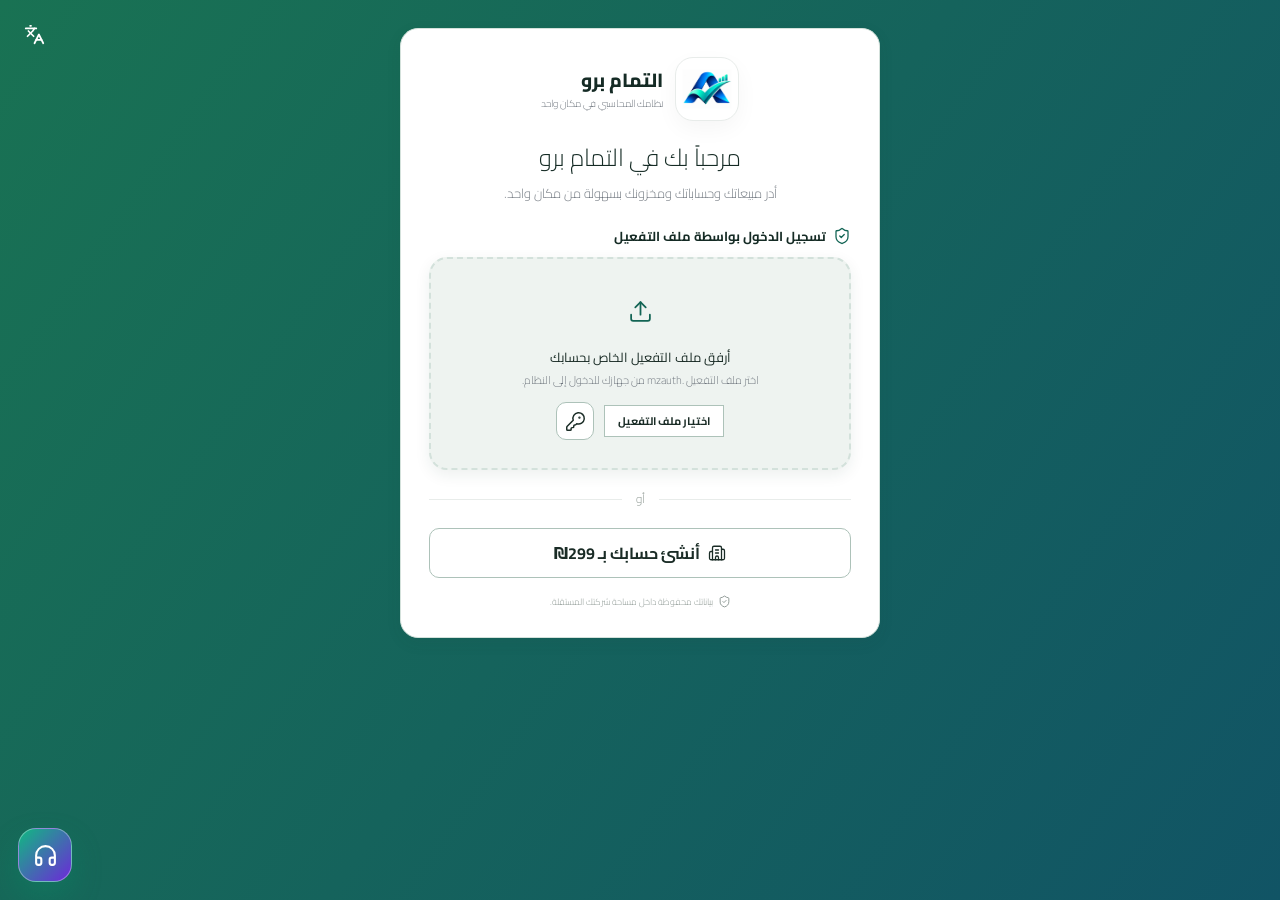
<file: index.html>
<!doctype html>
<html lang="ar" dir="rtl" class="theme-win10">
<head>
<link rel="stylesheet" href="./supplied-dashboard.css?v=26">
<link rel="stylesheet" href="./card-theme.css?v=21">
<script id="ct-locale-boot">(function(){
 try{
   var l=localStorage.getItem('ct-language')||'ar';
   var rtl=/^(ar|ur|fa|ku|ps|he|yi)$/.test(l);
   document.documentElement.lang=l;
   document.documentElement.dir=rtl?'rtl':'ltr';
   document.documentElement.dataset.ctDirection=rtl?'rtl':'ltr';
   if(l!=='ar')document.documentElement.setAttribute('data-ct-i18n-preparing','1');
 }catch(e){}
})();</script>
  <meta charset="UTF-8" />
  <meta name="viewport" content="width=device-width, initial-scale=1.0, viewport-fit=cover" />
  <meta name="theme-color" content="#126454" />
  <meta name="mobile-web-app-capable" content="yes" />
  <meta name="apple-mobile-web-app-capable" content="yes" />
  <meta name="apple-mobile-web-app-status-bar-style" content="default" />
  <meta name="apple-mobile-web-app-title" content="التمام برو" />
  <title>التمام برو</title>
  <link rel="icon" type="image/png" href="./app-icon.png?v=7.9.4.179-half-shekel" />
  <link rel="apple-touch-icon" href="./icon-192.png?v=7.9.4.179-half-shekel" />
  <link rel="manifest" href="./manifest.webmanifest" />
  <link href="./offline-fonts.css" rel="stylesheet" />
  <link rel="stylesheet" href="./app.css?v=7.9.4.179-half-shekel" />
<script src="./oscar-activation-runtime.js?v=26"></script>
  <script>
    try {
      const rt = window.OscarActivation?.readRuntime?.();
      const companyTitle = String(rt?.companyName || rt?.trialProfile?.companyName || '').trim();
      document.title = "التمام برو";
    } catch (_) {}
  </script>
  <script src="./oscar-cloud-sync.js?v=26"></script>

<link rel="stylesheet" href="./windows10.css?v=26">
<link rel="stylesheet" href="./branches.css?v=7.9.4.187-r14">
<script src="./windows10-dialogs.js?v=14" defer></script>
<link rel="stylesheet" href="./ct-google-translate.css?v=17">

<script src="./ct-google-translate.js?v=17" defer></script>
</head>
<body>
  <script>document.documentElement.classList.remove('dark');</script>
  <style>.ct-startup-screen{min-height:100dvh;display:flex;flex-direction:column;align-items:center;justify-content:center;gap:24px;text-align:center;background:#fafbff;color:#1e293b;padding:24px;font-family:Cairo,Tahoma,sans-serif;box-sizing:border-box}.ct-startup-screen h2{font-size:26px;max-width:420px;margin:0}.ct-startup-screen p{color:#64748b}.ct-loading-ring{width:66px;height:66px;border:6px solid #e5e7eb;border-top-color:#7c3aed;border-radius:50%;display:grid;place-items:center;animation:ct-spin .55s linear infinite}.ct-loading-ring span{font-size:65px;color:#7c3aed}.ct-loading-status{padding:18px 25px;border-radius:18px;background:#ede9fe;color:#6d28d9}@keyframes ct-spin{to{transform:rotate(360deg)}}@media(prefers-reduced-motion:reduce){.ct-loading-ring{animation:none}}</style><div id="root"><div class="ct-startup-screen" dir="rtl"><div class="ct-loading-ring" aria-label="جاري التشغيل"></div><div class="ct-loading-status" role="status">جاري تشغيل التطبيق…</div></div></div>
  <script>
/* Prepare offline storage silently; no cache banners are rendered. */
(() => {
  async function persist() {
    try { await navigator.storage?.persist?.(); } catch (_) {}
  }
  document.addEventListener('pointerdown', persist, {once:true});
  persist();
  if (!('serviceWorker' in navigator) || !window.isSecureContext) return;
  let reloading = false;
  const wasControlled = !!navigator.serviceWorker.controller;
  navigator.serviceWorker.addEventListener('controllerchange', () => {
    if (wasControlled && !reloading) { reloading = true; location.reload(); }
  });
  async function setup() {
    try {
      const reg = await navigator.serviceWorker.register('./sw.js?v=7.9.4.199-r26-altamam', {updateViaCache:'none'});
      reg.update().catch(() => {});
    } catch (error) { console.warn('OFFLINE_SETUP', error); }
  }
  setup();
  window.addEventListener('online', setup);
})();

</script>
  <script type="module">
    try {
      await import('./main.js?v=7.9.4.199-r26-altamam');
    } catch (error) {
      console.error('OSCAR_BOOT_ERROR', error);
      const root = document.getElementById('root');
      root.innerHTML = '<div class="ct-startup-screen" dir="rtl"><h2>تعذّر تحميل ملفات التطبيق</h2><p>اتصل بالإنترنت لإكمال تجهيز التشغيل بدون نت. بياناتك المحلية محفوظة.</p><button onclick="location.reload()">إعادة المحاولة</button></div>';
    }
  </script>
</body>
</html>
</file>
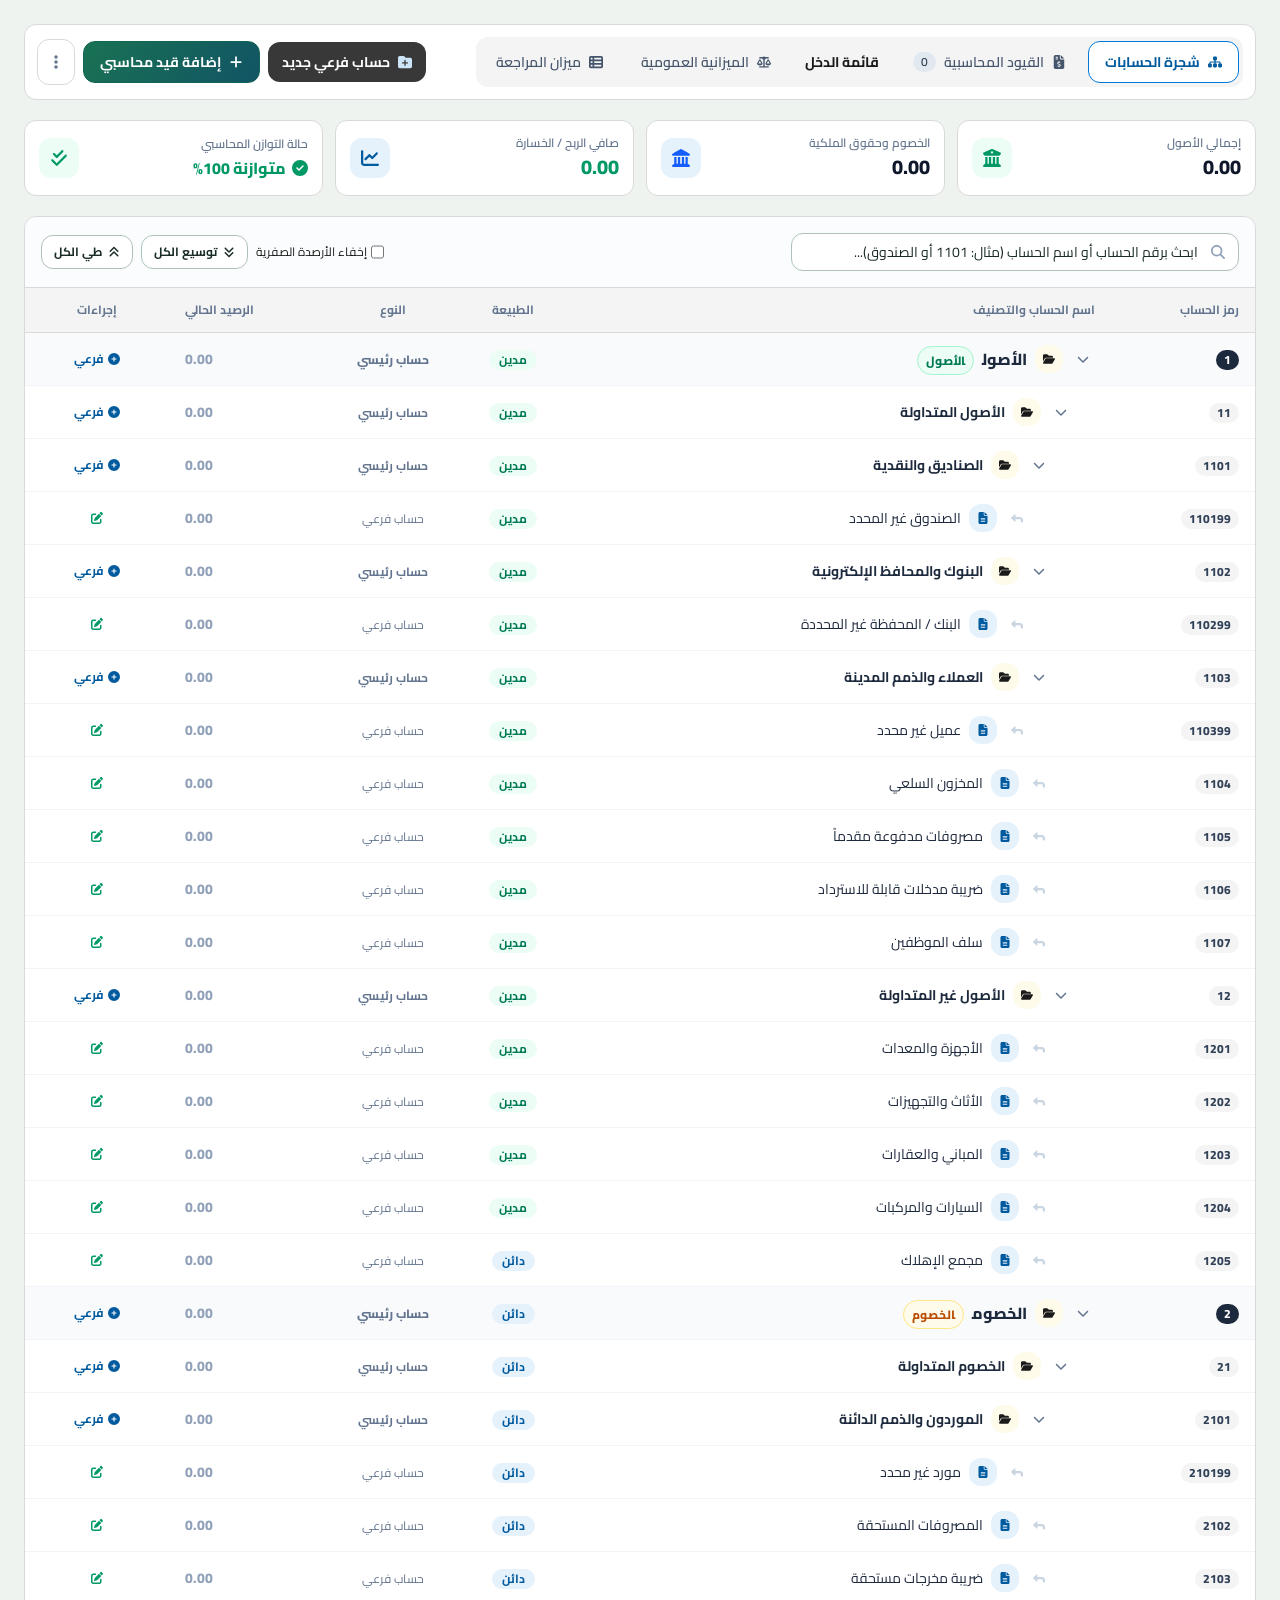
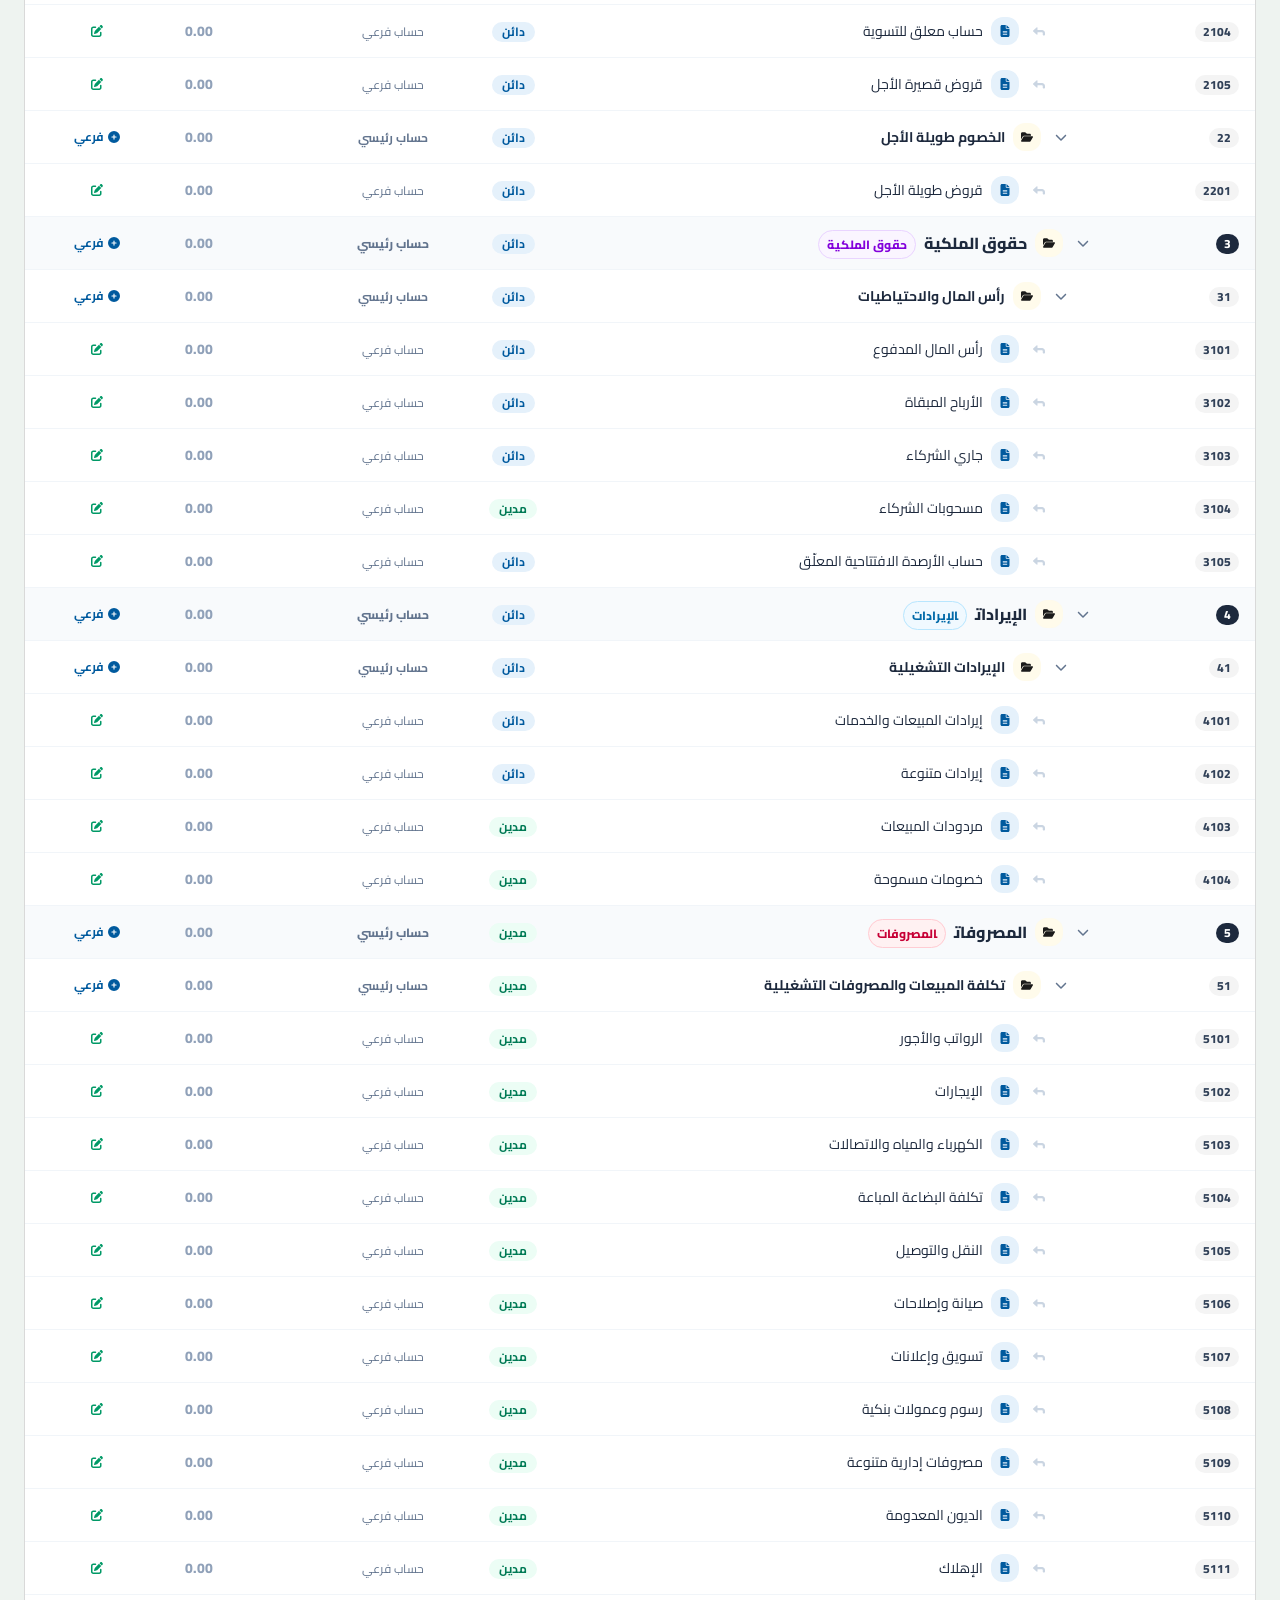
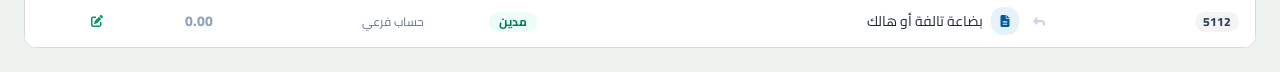
<file: accounting.html>
<!DOCTYPE html>
<html lang="ar" dir="rtl" class="theme-win10 ct-win-accounting">
<head>
<link rel="stylesheet" href="./card-theme.css?v=21">
<script id="ct-locale-boot">(function(){
 try{
   var l=localStorage.getItem('ct-language')||'ar';
   var rtl=/^(ar|ur|fa|ku|ps|he|yi)$/.test(l);
   document.documentElement.lang=l;
   document.documentElement.dir=rtl?'rtl':'ltr';
   document.documentElement.dataset.ctDirection=rtl?'rtl':'ltr';
   if(l!=='ar')document.documentElement.setAttribute('data-ct-i18n-preparing','1');
 }catch(e){}
})();</script>
<meta charset="UTF-8">
<meta name="viewport" content="width=device-width, initial-scale=1.0">
<meta name="theme-color" content="#126454">
<title>النظام المحاسبي المتكامل — كاش توب 3</title>
<link rel="stylesheet" href="./offline-fonts.css">
<link rel="stylesheet" href="./accounting-theme.css?v=7.9.4.182">
<link rel="stylesheet" href="./windows10.css?v=20">
<link rel="stylesheet" href="./accounting-windows10.css?v=7.9.4.182">
<script src="./accounting-icons.js?v=7.9.4.182" defer></script>
<style>
.fa-icon-inline{display:inline-block;width:1em;height:1em;fill:currentColor;vertical-align:-.125em;flex-shrink:0} .fa-rotate-270{transform:rotate(270deg)}
body {font-family:'Cairo','Tajawal',sans-serif;background-color:#f8fafc;color:#0f172a}
.tabular-nums{font-variant-numeric:tabular-nums}
::-webkit-scrollbar{width:6px;height:6px}::-webkit-scrollbar-track{background:#f1f5f9}::-webkit-scrollbar-thumb{background:#cbd5e1;border-radius:9999px}::-webkit-scrollbar-thumb:hover{background:#94a3b8}
[hidden]{display:none!important}
@media print{body{background-color:#fff!important}.no-print{display:none!important}.print-only{display:block!important}.print-shadow-none{box-shadow:none!important;border:1px solid #e2e8f0!important}}
</style>
<script src="./accounting.js?v=26" defer></script>
<link rel="stylesheet" href="./ct-google-translate.css?v=17">
<script src="./ct-google-translate.js?v=17" defer></script>
</head>
<body class="min-h-screen antialiased selection:bg-indigo-100 selection:text-indigo-900 win10-accounting-body">
<main class="max-w-7xl mx-auto px-3 sm:px-6 py-4 sm:py-6">
  <!-- شريط التحكم: نفس كود المستخدم -->
  <div class="no-print bg-white rounded-2xl shadow-sm border border-slate-200/80 p-2.5 sm:p-3 mb-5 flex flex-col lg:flex-row items-stretch lg:items-center justify-between gap-3">
    <div class="grid grid-cols-2 sm:flex sm:flex-wrap items-center gap-1.5 bg-slate-100 p-1 rounded-xl">
      <button type="button" data-tab="coa" id="tab-btn-coa" class="tab-btn flex items-center justify-center gap-2 px-4 py-2.5 rounded-lg text-sm font-bold transition-all bg-white text-indigo-700 shadow-sm"><i class="fa-solid fa-sitemap"></i><span>شجرة الحسابات</span></button>
      <button type="button" data-tab="journal" id="tab-btn-journal" class="tab-btn flex items-center justify-center gap-2 px-4 py-2.5 rounded-lg text-sm font-semibold text-slate-600 hover:text-slate-900 transition-all"><i class="fa-solid fa-file-invoice-dollar"></i><span>القيود المحاسبية</span><span id="entry-count" class="bg-slate-200 text-slate-700 text-xs px-2 py-0.5 rounded-full tabular-nums">0</span></button>
      <button type="button" data-tab="income" class="px-3 py-2 rounded-lg text-sm font-bold">قائمة الدخل</button><button type="button" data-tab="balance" id="tab-btn-balance" class="tab-btn flex items-center justify-center gap-2 px-4 py-2.5 rounded-lg text-sm font-semibold text-slate-600 hover:text-slate-900 transition-all"><i class="fa-solid fa-scale-balanced"></i><span>الميزانية العمومية</span></button>
      <button type="button" data-tab="trial" id="tab-btn-trial" class="tab-btn flex items-center justify-center gap-2 px-4 py-2.5 rounded-lg text-sm font-semibold text-slate-600 hover:text-slate-900 transition-all"><i class="fa-solid fa-table-list"></i><span>ميزان المراجعة</span></button>
    </div>
    <div class="flex flex-wrap items-center justify-between sm:justify-end gap-2">
      <button type="button" id="new-account" class="flex-1 sm:flex-none inline-flex items-center justify-center gap-2 px-3.5 py-2.5 bg-slate-800 hover:bg-slate-900 text-white text-xs sm:text-sm font-bold rounded-xl transition shadow-sm"><i class="fa-solid fa-folder-plus text-indigo-300"></i><span>حساب فرعي جديد</span></button>
      <button type="button" id="new-journal" class="flex-1 sm:flex-none inline-flex items-center justify-center gap-2 px-4 py-2.5 bg-indigo-600 hover:bg-indigo-700 text-white text-xs sm:text-sm font-bold rounded-xl transition shadow-sm shadow-indigo-200"><i class="fa-solid fa-plus"></i><span>إضافة قيد محاسبي</span></button>
      <div class="relative" id="data-menu-wrap">
        <button type="button" id="data-menu-btn" title="خيارات البيانات" class="p-2.5 text-slate-500 hover:text-slate-800 hover:bg-slate-100 rounded-xl border border-slate-200 transition"><i class="fa-solid fa-ellipsis-vertical px-1"></i></button>
        <div id="data-menu-dropdown" hidden class="absolute left-0 mt-2 w-56 bg-white rounded-xl shadow-xl border border-slate-200 py-1.5 z-40">
          <button type="button" id="reload-data" class="w-full text-right px-4 py-2.5 text-xs font-semibold text-slate-700 hover:bg-slate-50 flex items-center gap-2.5"><i class="fa-solid fa-rotate-left text-indigo-500"></i><span>تحديث البيانات الفعلية</span></button>
          <div class="px-3 py-2 border-t border-slate-100">
            <label for="as-of" class="block text-xs font-bold text-slate-600 mb-1">حتى تاريخ</label><input type="date" id="as-of" class="w-full px-3 py-2 bg-white border border-slate-200 rounded-xl text-xs focus:outline-none focus:border-indigo-500">
          </div>
          <div class="px-3 py-2">
            <label for="fiscal-filter" class="block text-xs font-bold text-slate-600 mb-1">السنة المالية</label><select id="fiscal-filter" class="w-full px-3 py-2 bg-white border border-slate-200 rounded-xl text-xs focus:outline-none focus:border-indigo-500"><option value="all">جميع الفترات</option></select>
          </div>
          <div class="px-3 py-2">
            <label for="origin-filter" class="block text-xs font-bold text-slate-600 mb-1">مصدر القيود</label><select id="origin-filter" class="w-full px-3 py-2 bg-white border border-slate-200 rounded-xl text-xs focus:outline-none focus:border-indigo-500"><option value="all">كل المصادر</option><option value="auto">حركات البرنامج التلقائية</option><option value="manual">القيود اليدوية</option></select>
          </div>
          <p id="live-status" class="px-3 pt-2 text-xs text-slate-500 border-t border-slate-100 leading-relaxed">تُحتسب الأرصدة من بيانات الشركة</p>
        </div>
      </div>
    </div>
  </div>

  <!-- بطاقات مؤشرات مالية؛ نسخ نفس بناء المستخدم -->
  <div class="no-print grid grid-cols-2 lg:grid-cols-4 gap-3 mb-5">
    <div class="bg-white rounded-2xl p-3.5 border border-slate-200/80 shadow-sm flex items-center justify-between"><div><p class="text-xs font-semibold text-slate-500">إجمالي الأصول</p><p id="kpi-assets" class="text-lg sm:text-xl font-extrabold text-slate-900 tabular-nums mt-0.5">0.00</p></div><div class="w-10 h-10 rounded-xl bg-emerald-50 text-emerald-600 flex items-center justify-center text-lg"><i class="fa-solid fa-building-columns"></i></div></div>
    <div class="bg-white rounded-2xl p-3.5 border border-slate-200/80 shadow-sm flex items-center justify-between"><div><p class="text-xs font-semibold text-slate-500">الخصوم وحقوق الملكية</p><p id="kpi-right" class="text-lg sm:text-xl font-extrabold text-slate-900 tabular-nums mt-0.5">0.00</p></div><div class="w-10 h-10 rounded-xl bg-blue-50 text-blue-600 flex items-center justify-center text-lg"><i class="fa-solid fa-landmark"></i></div></div>
    <div class="bg-white rounded-2xl p-3.5 border border-slate-200/80 shadow-sm flex items-center justify-between"><div><p class="text-xs font-semibold text-slate-500">صافي الربح / الخسارة</p><p id="kpi-profit" class="text-lg sm:text-xl font-extrabold text-emerald-600 tabular-nums mt-0.5">0.00</p></div><div class="w-10 h-10 rounded-xl bg-indigo-50 text-indigo-600 flex items-center justify-center text-lg"><i class="fa-solid fa-chart-line"></i></div></div>
    <div class="bg-white rounded-2xl p-3.5 border border-slate-200/80 shadow-sm flex items-center justify-between"><div><p class="text-xs font-semibold text-slate-500">حالة التوازن المحاسبي</p><p id="kpi-balanced" class="text-sm sm:text-base font-extrabold text-emerald-600 mt-1 flex items-center gap-1.5"><i class="fa-solid fa-circle-check"></i> متوازنة 100%</p><span id="balance-diff-label" hidden></span></div><div id="kpi-balance-icon-box" class="w-10 h-10 rounded-xl bg-emerald-50 text-emerald-600 flex items-center justify-center text-lg"><i class="fa-solid fa-check-double"></i></div></div>
  </div>
  <div id="coverage-notice" class="no-print bg-amber-50 border border-amber-200 text-amber-900 px-4 py-3 rounded-xl mb-4 text-xs font-semibold leading-6" hidden></div>

  <!-- شجرة الحسابات -->
  <section id="panel-coa" class="tab-view space-y-4">
    <div class="bg-white rounded-2xl shadow-sm border border-slate-200/80 overflow-hidden">
      <div class="p-4 border-b border-slate-100 flex flex-col sm:flex-row items-stretch sm:items-center justify-between gap-3 bg-slate-50/50">
        <div class="relative flex-1 max-w-md"><i class="fa-solid fa-magnifying-glass absolute right-3.5 top-1/2 -translate-y-1/2 text-slate-400 text-sm"></i><input type="text" id="coa-search" placeholder="ابحث برقم الحساب أو اسم الحساب (مثال: 1101 أو الصندوق)..." class="w-full pr-10 pl-4 py-2 bg-white border border-slate-200 rounded-xl text-sm focus:outline-none focus:ring-2 focus:ring-indigo-500/20 focus:border-indigo-500 transition"></div>
        <div class="flex items-center gap-2 self-end sm:self-auto"><label class="flex items-center gap-1 text-xs"><input type="checkbox" id="hide-zero"> إخفاء الأرصدة الصفرية</label><button type="button" id="expand-all" class="px-3 py-2 text-xs font-bold text-slate-600 hover:text-indigo-700 bg-white hover:bg-indigo-50 border border-slate-200 rounded-xl transition flex items-center gap-1.5"><i class="fa-solid fa-angles-down"></i> توسيع الكل</button><button type="button" id="collapse-all" class="px-3 py-2 text-xs font-bold text-slate-600 hover:text-indigo-700 bg-white hover:bg-indigo-50 border border-slate-200 rounded-xl transition flex items-center gap-1.5"><i class="fa-solid fa-angles-up"></i> طي الكل</button></div>
      </div>
      <div class="overflow-x-auto"><table class="w-full text-right border-collapse"><thead><tr class="bg-slate-50 border-b border-slate-200 text-slate-500 text-xs font-bold uppercase"><th class="py-3.5 px-4 w-36">رمز الحساب</th><th class="py-3.5 px-4">اسم الحساب والتصنيف</th><th class="py-3.5 px-4 w-28 text-center">الطبيعة</th><th class="py-3.5 px-4 w-32 text-center hidden md:table-cell">النوع</th><th class="py-3.5 px-4 w-40 text-left">الرصيد الحالي</th><th class="py-3.5 px-4 w-36 text-center no-print">إجراءات</th></tr></thead><tbody id="coa-body" class="divide-y divide-slate-100 text-sm"></tbody></table></div>
    </div>
  </section>

  <!-- القيود -->
  <section id="panel-journal" class="tab-view space-y-4" hidden>
    <div class="bg-white rounded-2xl shadow-sm border border-slate-200/80 overflow-hidden">
      <div class="p-4 border-b border-slate-100 flex flex-col sm:flex-row items-stretch sm:items-center justify-between gap-3 bg-slate-50/50">
        <div><h2 class="text-base font-extrabold text-slate-800">سجل القيود اليومية المرحلة</h2><p class="text-xs text-slate-500 mt-0.5">جميع القيود متوازنة وتؤثر مباشرة على أرصدة شجرة الحسابات والميزانية</p></div>
        <div class="flex items-center gap-2"><div class="relative flex-1 sm:w-64"><i class="fa-solid fa-magnifying-glass absolute right-3 top-1/2 -translate-y-1/2 text-slate-400 text-xs"></i><input type="text" id="journal-search" placeholder="بحث في البيان أو رقم القيد..." class="w-full pr-9 pl-3 py-2 bg-white border border-slate-200 rounded-xl text-xs focus:outline-none focus:ring-2 focus:ring-indigo-500/20 focus:border-indigo-500"></div><button type="button" id="journal-add-inside" class="px-4 py-2 bg-indigo-600 hover:bg-indigo-700 text-white text-xs font-bold rounded-xl transition flex items-center gap-1.5 shrink-0"><i class="fa-solid fa-plus"></i> قيد جديد</button></div>
      </div>
      <div id="ledger-scope" class="p-2 rounded border flex items-center gap-2" hidden><strong id="ledger-scope-name"></strong><button type="button" id="ledger-clear" class="px-2 py-1 border rounded">كل القيود</button></div><div id="journal-body" class="p-4 space-y-3"></div>
    </div>
  </section>

  <!-- الميزانية العمومية -->
  <section id="panel-income" hidden class="p-4 bg-white rounded-xl border">
<h3 class="text-lg font-bold">القوائم المالية</h3>
<select id="income-type" class="border rounded px-2 py-1" aria-label="نوع القائمة"><option value="income">قائمة الدخل</option><option value="flow">قائمة التدفقات النقدية</option></select>
<div class="flex flex-wrap gap-2 py-3">
<select id="income-scope" class="border rounded px-2 py-1" aria-label="نطاق القائمة"><option value="branch">الفرع النشط</option><option value="company">كل فروع الشركة</option></select>
<label>من تاريخ <input id="income-from" type="date" class="border rounded px-2 py-1"></label>
</div><table class="w-full text-sm"><thead id="flow-head" hidden><tr><th>النشاط</th><th>المقبوض</th><th>المدفوع</th><th>الصافي</th></tr></thead><tbody id="income-results"></tbody></table>
</section>
<section id="panel-balance" class="tab-view space-y-4" hidden>
    <div class="bg-white rounded-2xl shadow-sm border border-slate-200/80 p-4 sm:p-6 print-shadow-none">
      <div class="flex flex-col sm:flex-row sm:items-center justify-between gap-4 pb-5 border-b border-slate-200">
        <div><div class="flex items-center gap-2.5"><span class="w-3 h-3 rounded-full bg-indigo-600"></span><h2 class="text-xl font-extrabold text-slate-900">قائمة المركز المالي (الميزانية العمومية)</h2></div><p class="text-xs text-slate-500 mt-1" id="balance-date">كما في تاريخ: <span class="font-bold text-slate-700" id="bs-report-date"></span> — الأرقام محسوبة آلياً من أرصدة شجرة الحسابات</p></div>
        <div class="no-print flex items-center gap-2"><span id="balance-status" class="px-3.5 py-2 rounded-xl text-xs font-extrabold bg-emerald-50 text-emerald-700 border border-emerald-200 flex items-center gap-1.5"><i class="fa-solid fa-check-circle"></i> الميزانية متوازنة</span><button type="button" data-print class="px-4 py-2 bg-slate-800 hover:bg-slate-900 text-white text-xs font-bold rounded-xl transition flex items-center gap-2"><i class="fa-solid fa-print"></i> طباعة / تصدير PDF</button></div>
      </div>
      <div class="grid grid-cols-1 lg:grid-cols-2 gap-6 mt-6">
        <div class="border border-slate-200 rounded-2xl overflow-hidden flex flex-col justify-between"><div><div class="bg-emerald-600 text-white px-4 py-3 flex items-center justify-between"><span class="font-extrabold text-sm flex items-center gap-2"><i class="fa-solid fa-coins"></i> أولاً: الأصول (Assets)</span><span class="text-xs bg-emerald-700/70 px-2.5 py-0.5 rounded-lg">جانب الموجودات</span></div><div id="balance-assets" class="p-4 space-y-3 text-sm"></div></div><div class="bg-emerald-50 border-t-2 border-emerald-200 px-4 py-3.5 flex items-center justify-between"><span class="font-extrabold text-emerald-950 text-sm">إجمالي الأصول</span><span id="balance-total-assets" class="font-extrabold text-lg text-emerald-700 tabular-nums">0.00</span></div></div>
        <div class="border border-slate-200 rounded-2xl overflow-hidden flex flex-col justify-between"><div><div class="bg-indigo-600 text-white px-4 py-3 flex items-center justify-between"><span class="font-extrabold text-sm flex items-center gap-2"><i class="fa-solid fa-scale-balanced"></i> ثانياً: الخصوم وحقوق الملكية</span><span class="text-xs bg-indigo-700/70 px-2.5 py-0.5 rounded-lg">جانب المطلوبات</span></div><div id="balance-right" class="p-4 space-y-4 text-sm"></div></div><div class="bg-indigo-50 border-t-2 border-indigo-200 px-4 py-3.5 flex items-center justify-between"><span class="font-extrabold text-indigo-950 text-sm">إجمالي الخصوم وحقوق الملكية</span><span id="balance-total-right" class="font-extrabold text-lg text-indigo-700 tabular-nums">0.00</span></div></div>
      </div>
    </div>
  </section>

  <!-- ميزان المراجعة -->
  <section id="panel-trial" class="tab-view space-y-4" hidden>
    <div class="bg-white rounded-2xl shadow-sm border border-slate-200/80 overflow-hidden">
      <div class="p-4 border-b border-slate-100 flex items-center justify-between bg-slate-50/50"><div><h2 class="text-base font-extrabold text-slate-800">ميزان المراجعة بالأرصدة (للحسابات الفرعية)</h2><p class="text-xs text-slate-500">التحقق من تساوي إجمالي الأرصدة المدينة مع إجمالي الأرصدة الدائنة</p></div><button type="button" data-print class="no-print px-3.5 py-2 bg-slate-800 hover:bg-slate-900 text-white text-xs font-bold rounded-xl transition flex items-center gap-1.5"><i class="fa-solid fa-print"></i> طباعة</button></div>
      <div class="overflow-x-auto"><table class="w-full text-right border-collapse"><thead><tr class="bg-slate-50 border-b border-slate-200 text-slate-600 text-xs font-bold"><th class="py-3 px-4 w-32">رمز الحساب</th><th class="py-3 px-4">اسم الحساب</th><th class="py-3 px-4 w-32">التصنيف</th><th class="py-3 px-4 w-40 text-left text-emerald-700">رصيد مدين</th><th class="py-3 px-4 w-40 text-left text-indigo-700">رصيد دائن</th></tr></thead><tbody id="trial-body" class="divide-y divide-slate-100 text-sm"></tbody><tfoot class="bg-slate-100 border-t-2 border-slate-300 font-extrabold text-sm"><tr><td colspan="3" class="py-3.5 px-4 text-slate-800">الإجمالي العام لميزان المراجعة</td><td id="trial-debit" class="py-3.5 px-4 text-left text-emerald-700 tabular-nums text-base">0.00</td><td id="trial-credit" class="py-3.5 px-4 text-left text-indigo-700 tabular-nums text-base">0.00</td></tr></tfoot></table></div>
    </div>
  </section>
</main>

<!-- نافذة الحساب بنفس تنسيق المستخدم -->
<div id="account-modal" class="ct-modal-layer fixed inset-0 bg-slate-900/50 z-[9999] items-center justify-center p-3 sm:p-4" hidden>
  <div class="ct-account-modal-panel bg-white rounded-2xl shadow-2xl border border-slate-200 w-full max-w-lg overflow-hidden animate-fade-in">
    <div class="px-5 py-4 bg-slate-50 border-b border-slate-200 flex items-center justify-between"><h3 id="account-modal-title" class="text-base font-extrabold text-slate-800 flex items-center gap-2"><i class="fa-solid fa-folder-plus text-indigo-600"></i><span>إضافة حساب فرعي جديد</span></h3><button type="button" data-close="account-modal" class="text-slate-400 hover:text-slate-700 p-1 rounded-lg transition"><i class="fa-solid fa-xmark text-lg"></i></button></div>
    <form id="account-form" class="p-5 space-y-4"><input type="hidden" id="account-edit-id">
      <div><label class="block text-xs font-bold text-slate-700 mb-1.5">الحساب الأب (الرئيسي)</label><select id="account-parent" required class="w-full px-3.5 py-2.5 bg-slate-50 border border-slate-200 rounded-xl text-sm font-semibold focus:outline-none focus:ring-2 focus:ring-indigo-500/20 focus:border-indigo-500"></select></div>
      <div class="grid grid-cols-1 sm:grid-cols-2 gap-3.5"><div><label class="block text-xs font-bold text-slate-700 mb-1.5">رقم / رمز الحساب</label><input id="account-code" required maxlength="32" autocomplete="off" placeholder="مثال: 1104" class="w-full px-3.5 py-2.5 bg-white border border-slate-200 rounded-xl text-sm font-bold tabular-nums focus:outline-none focus:ring-2 focus:ring-indigo-500/20 focus:border-indigo-500"></div><div><label class="block text-xs font-bold text-slate-700 mb-1.5">طبيعة الحساب</label><select id="account-nature" required class="w-full px-3.5 py-2.5 bg-white border border-slate-200 rounded-xl text-sm font-semibold focus:outline-none focus:ring-2 focus:ring-indigo-500/20 focus:border-indigo-500"><option value="debit">مدين (Debit)</option><option value="credit">دائن (Credit)</option></select></div></div>
      <div><label class="block text-xs font-bold text-slate-700 mb-1.5">اسم الحساب</label><input id="account-name" required maxlength="120" autocomplete="off" placeholder="مثال: بنك الراجحي - حساب جاري" class="w-full px-3.5 py-2.5 bg-white border border-slate-200 rounded-xl text-sm focus:outline-none focus:ring-2 focus:ring-indigo-500/20 focus:border-indigo-500"></div>
      <div class="grid grid-cols-1 sm:grid-cols-2 gap-3.5"><div><label class="block text-xs font-bold text-slate-700 mb-1.5">نوع الحساب في الشجرة</label><select id="account-group" class="w-full px-3.5 py-2.5 bg-white border border-slate-200 rounded-xl text-sm font-semibold focus:outline-none focus:ring-2 focus:ring-indigo-500/20 focus:border-indigo-500"><option value="false">حساب فرعي (يقبل قيود وحركات)</option><option value="true">حساب رئيسي تجميعي (مجلد)</option></select></div><div id="opening-balance-wrapper"><label class="block text-xs font-bold text-slate-700 mb-1.5">رصيد افتتاحي (اختياري)</label><input id="account-opening" type="number" step="0.01" min="0" value="0" class="w-full px-3.5 py-2.5 bg-white border border-slate-200 rounded-xl text-sm tabular-nums focus:outline-none focus:ring-2 focus:ring-indigo-500/20 focus:border-indigo-500"></div></div>
      <p id="opening-balance-hint" class="text-xs text-slate-500 bg-slate-50 p-2.5 rounded-xl border border-slate-100"><i class="fa-solid fa-circle-info text-indigo-500 ml-1"></i> عند إدخال رصيد افتتاحي، سيقوم النظام بإنشاء قيد افتتاحي متوازن مقابل حساب الأرصدة الافتتاحية للتسوية.</p>
      <div class="pt-2 flex items-center justify-end gap-2 border-t border-slate-100"><button type="button" data-close="account-modal" class="px-4 py-2.5 text-xs font-bold text-slate-600 hover:bg-slate-100 rounded-xl transition">إلغاء</button><button type="submit" class="px-5 py-2.5 bg-indigo-600 hover:bg-indigo-700 text-white text-xs font-bold rounded-xl transition shadow-sm">حفظ الحساب</button></div>
    </form>
  </div>
</div>

<!-- نافذة قيد مزدوج بنفس تنسيق المستخدم -->
<div id="journal-modal" class="ct-modal-layer fixed inset-0 bg-slate-900/50 z-[9999] items-center justify-center p-3 sm:p-4" hidden>
  <div class="ct-journal-modal-panel bg-white rounded-2xl shadow-2xl border border-slate-200 w-full max-w-4xl max-h-[92vh] flex flex-col overflow-hidden">
    <div class="px-5 py-4 bg-slate-50 border-b border-slate-200 flex items-center justify-between shrink-0"><h3 class="text-base font-extrabold text-slate-800 flex items-center gap-2"><i class="fa-solid fa-file-invoice-dollar text-indigo-600"></i><span>إضافة قيد محاسبي جديد (القيد المزدوج)</span></h3><button type="button" data-close="journal-modal" class="text-slate-400 hover:text-slate-700 p-1 rounded-lg transition"><i class="fa-solid fa-xmark text-lg"></i></button></div>
    <div class="p-4 sm:p-5 overflow-y-auto space-y-4 flex-1">
      <div class="grid grid-cols-1 sm:grid-cols-12 gap-3 bg-slate-50/70 p-3.5 rounded-xl border border-slate-200/70"><div class="sm:col-span-3"><label class="block text-xs font-bold text-slate-700 mb-1">رقم القيد</label><input id="je-number" readonly class="w-full px-3 py-2 bg-slate-100 border border-slate-200 rounded-xl text-sm font-extrabold text-indigo-700 tabular-nums"></div><div class="sm:col-span-3"><label class="block text-xs font-bold text-slate-700 mb-1">تاريخ القيد</label><input type="date" id="je-date" required class="w-full px-3 py-2 bg-white border border-slate-200 rounded-xl text-sm font-semibold focus:outline-none focus:border-indigo-500"></div><div class="sm:col-span-6"><label class="block text-xs font-bold text-slate-700 mb-1">البيان العام للقيد</label><input id="je-description" required maxlength="220" placeholder="مثال: سداد إيجار المكتب لشهر نوفمبر بشيك..." class="w-full px-3 py-2 bg-white border border-slate-200 rounded-xl text-sm focus:outline-none focus:border-indigo-500"></div></div>
      <div class="border border-slate-200 rounded-xl overflow-hidden"><div class="overflow-x-auto"><table class="w-full text-right border-collapse"><thead><tr class="bg-slate-100 border-b border-slate-200 text-slate-600 text-xs font-bold"><th class="py-2.5 px-3 min-w-[220px]">الحساب الفرعي</th><th class="py-2.5 px-3 w-36 text-center">مدين (Debit)</th><th class="py-2.5 px-3 w-36 text-center">دائن (Credit)</th><th class="py-2.5 px-3 min-w-[160px]">ملاحظة السطر</th><th class="py-2.5 px-2 w-10 text-center"></th></tr></thead><tbody id="je-lines" class="divide-y divide-slate-100 text-sm"></tbody></table></div><div class="p-2.5 bg-slate-50 border-t border-slate-200 flex items-center justify-between"><button type="button" id="add-je-line" class="px-3 py-1.5 bg-white hover:bg-indigo-50 text-indigo-700 border border-indigo-200 rounded-lg text-xs font-bold transition flex items-center gap-1.5"><i class="fa-solid fa-plus"></i> إضافة سطر جديد</button><span class="text-xs text-slate-500">ملاحظة: يمكن اختيار الحسابات الفرعية فقط في القيود</span></div></div>
      <div id="je-balance-banner" class="p-3.5 rounded-xl border flex flex-col sm:flex-row items-center justify-between gap-3 bg-slate-50 border-slate-200"><div class="flex items-center gap-6"><div><span class="text-xs text-slate-500 block">إجمالي المدين</span><span id="je-debit" class="text-base font-extrabold text-emerald-700 tabular-nums">0.00</span></div><div class="h-8 w-px bg-slate-200"></div><div><span class="text-xs text-slate-500 block">إجمالي الدائن</span><span id="je-credit" class="text-base font-extrabold text-indigo-700 tabular-nums">0.00</span></div><div class="h-8 w-px bg-slate-200"></div><div><span class="text-xs text-slate-500 block">الفرق</span><span id="je-diff" class="text-base font-extrabold text-slate-800 tabular-nums">0.00</span></div></div><div id="je-status" class="px-3.5 py-1.5 rounded-xl text-xs font-extrabold flex items-center gap-1.5 bg-slate-200 text-slate-700"><i class="fa-solid fa-circle-info"></i> أدخل المبالغ للتحقق</div></div>
    </div>
    <div class="px-5 py-3.5 bg-slate-50 border-t border-slate-200 flex items-center justify-end gap-2 shrink-0"><button type="button" data-close="journal-modal" class="px-4 py-2.5 text-xs font-bold text-slate-600 hover:bg-slate-200/70 rounded-xl transition">إلغاء</button><button type="button" id="save-je" disabled class="px-6 py-2.5 bg-indigo-600 disabled:bg-slate-300 disabled:cursor-not-allowed hover:bg-indigo-700 text-white text-xs font-bold rounded-xl transition shadow-sm flex items-center gap-2"><i class="fa-solid fa-check"></i> ترحيل وحفظ القيد</button></div>
  </div>
</div>

<div id="toast-container" class="fixed bottom-4 left-4 z-50 flex flex-col gap-2 pointer-events-none" role="status" aria-live="polite"></div><div id="toast" hidden></div>
<div id="confirm-modal" class="ct-modal-layer fixed inset-0 bg-slate-900/50 z-[10000] items-center justify-center p-3 sm:p-4" hidden>
  <div class="ct-confirm-modal-panel bg-white rounded-2xl shadow-xl border border-slate-200 max-w-sm w-full p-5 space-y-4"><div class="flex items-start gap-3"><div class="w-10 h-10 rounded-xl bg-rose-50 text-rose-600 flex items-center justify-center shrink-0 text-lg"><i class="fa-solid fa-triangle-exclamation"></i></div><div><h4 id="confirm-title" class="text-sm font-extrabold text-slate-900">تأكيد الإجراء</h4><p id="confirm-message" class="text-xs text-slate-600 mt-1 leading-relaxed">هل أنت متأكد من المتابعة؟</p></div></div><div class="flex items-center justify-end gap-2 pt-2"><button type="button" id="confirm-cancel-btn" class="px-4 py-2 text-xs font-bold text-slate-600 hover:bg-slate-100 rounded-xl transition">تراجع</button><button type="button" id="confirm-ok-btn" class="px-4 py-2 text-xs font-bold bg-rose-600 hover:bg-rose-700 text-white rounded-xl transition">نعم، متأكد</button></div></div>
</div>
</body>
</html>
</file>
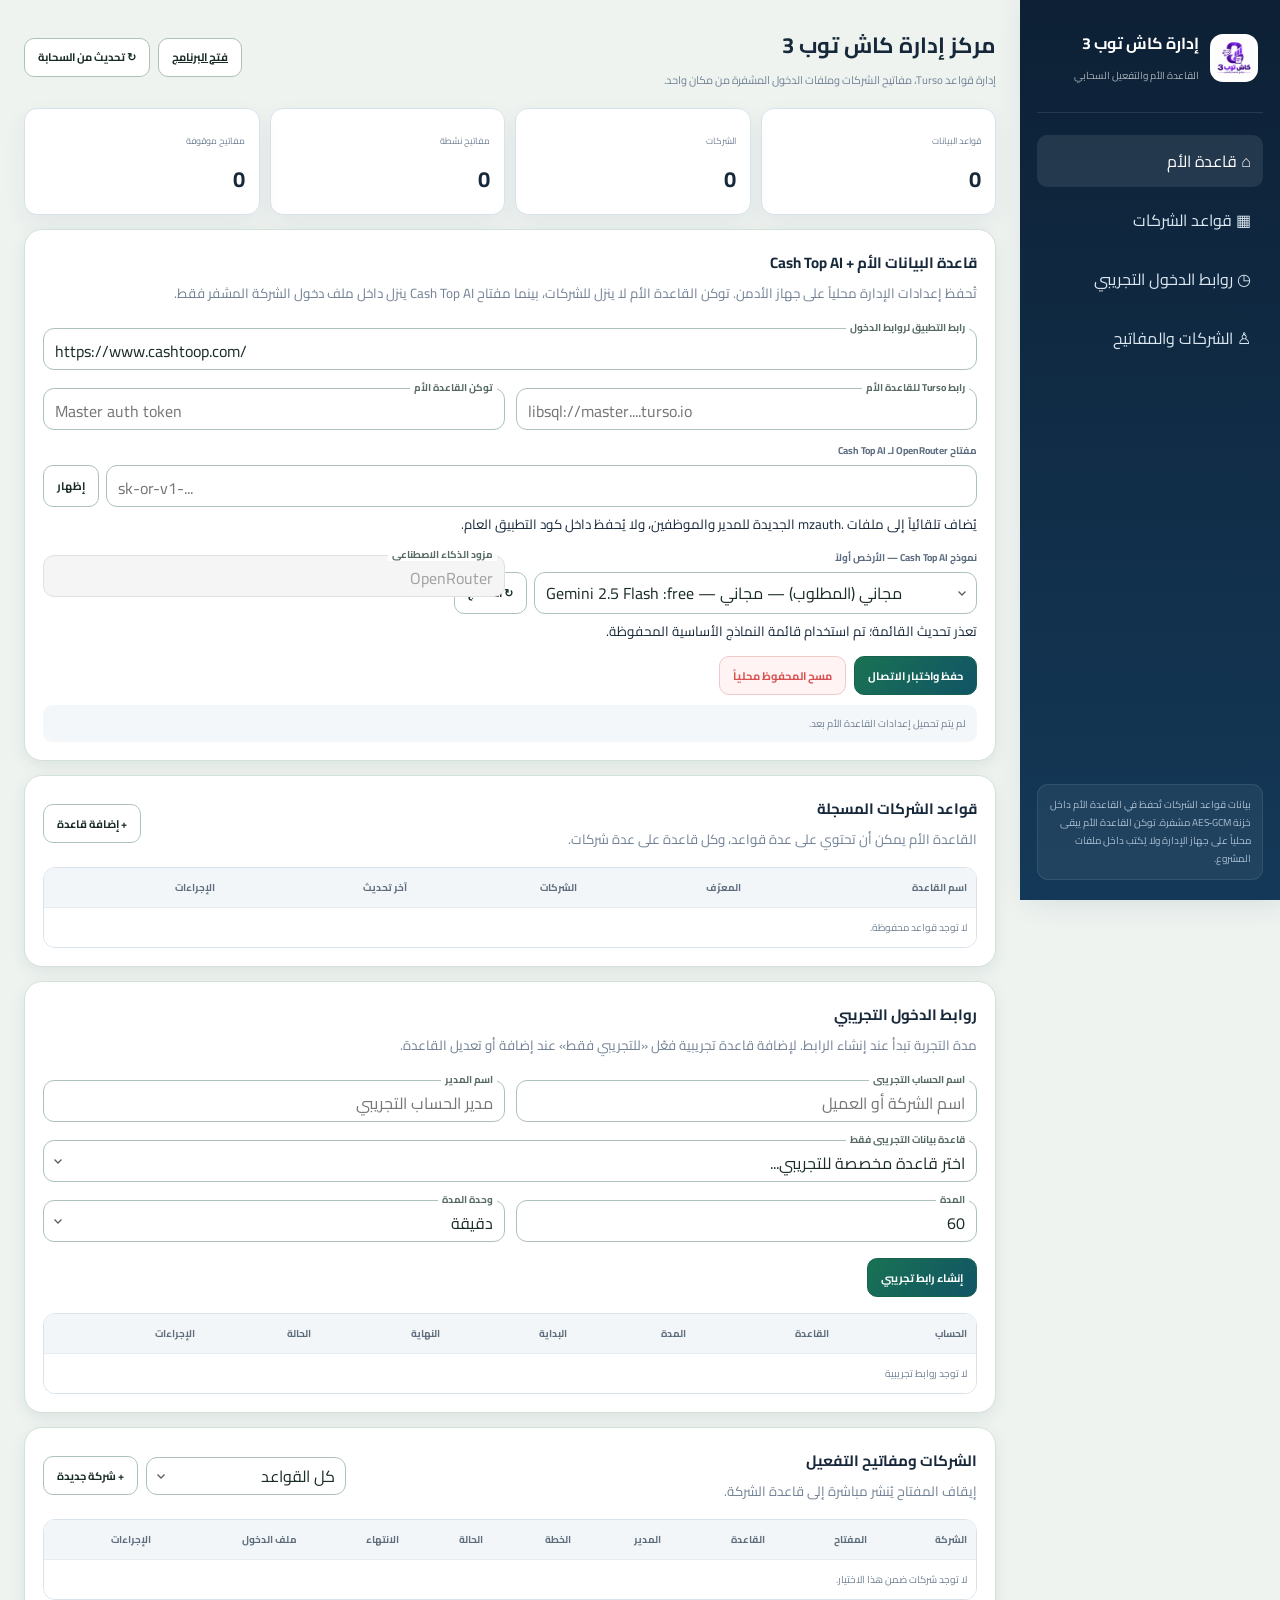
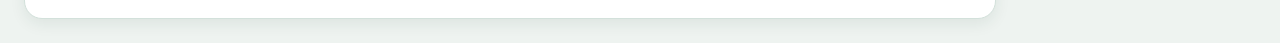
<file: admin.html>
<!doctype html>
<html lang="ar" dir="rtl" class="theme-win10">
<head>
<link rel="stylesheet" href="./card-theme.css?v=21">
<script id="ct-locale-boot">(function(){
 try{
   var l=localStorage.getItem('ct-language')||'ar';
   var rtl=/^(ar|ur|fa|ku|ps|he|yi)$/.test(l);
   document.documentElement.lang=l;
   document.documentElement.dir=rtl?'rtl':'ltr';
   document.documentElement.dataset.ctDirection=rtl?'rtl':'ltr';
   if(l!=='ar')document.documentElement.setAttribute('data-ct-i18n-preparing','1');
 }catch(e){}
})();</script>
<meta charset="utf-8"><meta name="viewport" content="width=device-width,initial-scale=1,viewport-fit=cover">
  <base href="./"><meta name="theme-color" content="#126454">
<title>إدارة كاش توب 3 — القاعدة الأم</title><link rel="icon" href="icon-192.png"><link rel="manifest" href="manifest.webmanifest">
<link rel="preconnect" href="https://fonts.googleapis.com">
<link rel="preconnect" href="https://fonts.gstatic.com" crossorigin>
<link href="./offline-fonts.css" rel="stylesheet">
<style>
:root{--navy:#10243b;--navy2:#173b5e;--green:#07966f;--blue:#2d72ce;--bg:#eef3f7;--panel:#fff;--line:#d9e2eb;--text:#17283a;--muted:#718094;--red:#d95050;--amber:#c88824;--shadow:0 14px 36px rgba(28,54,81,.10)}*{box-sizing:border-box}body{margin:0;font-family:"Cairo",Tahoma,Arial,sans-serif;font-weight:400;letter-spacing:0;background:linear-gradient(135deg,#e8eff5,#f8fafc 50%,#eaf2f1);color:var(--text);min-height:100vh}button,input,select{font:inherit}.shell{min-height:100vh;display:grid;grid-template-columns:260px 1fr}.side{background:linear-gradient(180deg,#0d2035,#143958);color:#fff;padding:24px 17px;position:sticky;top:0;height:100vh;box-shadow:8px 0 30px rgba(20,50,78,.12)}.brand{display:flex;gap:11px;align-items:center;padding:4px 5px 24px;border-bottom:1px solid rgba(255,255,255,.1)}.brand img{width:48px;height:48px;object-fit:contain;background:#fff;border-radius:13px;padding:4px}.brand b{display:block;font-size:16px}.brand small{opacity:.65;font-size:10px}.nav{display:grid;gap:7px;margin-top:22px}.nav button{border:0;color:#dce8f2;background:transparent;border-radius:10px;text-align:right;padding:11px 12px;cursor:pointer;display:flex;gap:9px;align-items:center}.nav button.active,.nav button:hover{background:rgba(255,255,255,.09);color:#fff}.side-note{position:absolute;bottom:20px;right:17px;left:17px;font-size:10px;line-height:1.8;color:#a9bed1;background:rgba(255,255,255,.06);border:1px solid rgba(255,255,255,.08);padding:11px;border-radius:11px}.main{padding:24px;min-width:0}.top{display:flex;justify-content:space-between;align-items:center;gap:15px;margin-bottom:18px}.top h1{margin:0;font-size:22px}.top p{margin:4px 0 0;color:var(--muted);font-size:11px}.actions{display:flex;gap:8px;flex-wrap:wrap}.btn{border:1px solid var(--line);background:#fff;color:var(--text);min-height:39px;border-radius:9px;padding:0 13px;cursor:pointer;font-weight:700;font-size:11px;display:inline-flex;align-items:center;justify-content:center;gap:6px}.btn:hover{transform:translateY(-1px)}.btn.primary{background:var(--blue);border-color:var(--blue);color:#fff}.btn.green{background:var(--green);border-color:var(--green);color:#fff}.btn.danger{background:#fff3f3;border-color:#f0c9c9;color:var(--red)}.btn.dark{background:var(--navy);border-color:var(--navy);color:#fff}.grid{display:grid;grid-template-columns:repeat(12,1fr);gap:14px}.card{grid-column:span 12;background:rgba(255,255,255,.96);border:1px solid var(--line);border-radius:15px;box-shadow:var(--shadow);padding:18px}.card.half{grid-column:span 6}.card-title{display:flex;align-items:center;justify-content:space-between;gap:12px;margin-bottom:14px}.card-title h2{margin:0;font-size:15px}.card-title small{color:var(--muted)}.form-grid{display:grid;grid-template-columns:repeat(2,minmax(0,1fr));gap:11px}.field{display:grid;gap:5px}.field.full{grid-column:1/-1}.field label{font-size:10px;color:#5d6d80;font-weight:700}.field input,.field select{height:42px;border:1px solid #ccd8e3;border-radius:9px;background:#fbfcfd;padding:0 11px;outline:0;color:#18293a}.field input:focus,.field select:focus{border-color:#6d9bd4;box-shadow:0 0 0 3px rgba(45,114,206,.09)}.secret-row{display:flex;gap:7px}.secret-row input,.secret-row select{flex:1;min-width:0}.status{margin-top:10px;border-radius:9px;padding:9px 11px;font-size:10px;background:#f4f7fa;color:var(--muted)}.status.ok{background:#ecf8f3;color:#087e5e}.status.error{background:#fff1f1;color:#b94141}.stats{display:grid;grid-template-columns:repeat(4,1fr);gap:10px;margin-bottom:14px}.stat{background:#fff;border:1px solid var(--line);border-radius:13px;padding:14px;box-shadow:0 9px 25px rgba(30,55,80,.06)}.stat small{color:var(--muted);font-size:9px}.stat b{display:block;font-size:22px;margin-top:5px}.table-wrap{overflow:auto;border:1px solid var(--line);border-radius:12px}.table{width:100%;border-collapse:collapse;min-width:900px;background:#fff}.table th,.table td{text-align:right;padding:10px 9px;border-bottom:1px solid #e7edf3;font-size:10px;vertical-align:middle}.table th{background:#f3f6f9;color:#5e6d7c;position:sticky;top:0}.table tr:last-child td{border-bottom:0}.badge{display:inline-flex;align-items:center;gap:5px;border-radius:15px;padding:4px 8px;font-size:9px;font-weight:700}.badge.green{background:#e8f7f1;color:#07805e}.badge.red{background:#fff0f0;color:#bd4444}.badge.blue{background:#eaf2fd;color:#2868b9}.mono{direction:ltr;text-align:left;font-family:Consolas,monospace}.empty{padding:30px;text-align:center;color:var(--muted);font-size:11px}.modal-root{position:fixed;inset:0;background:rgba(8,24,39,.55);backdrop-filter:blur(3px);display:none;z-index:50;padding:20px;align-items:center;justify-content:center}.modal-root.show{display:flex}.modal{width:min(720px,100%);max-height:90vh;overflow:auto;background:#fff;border-radius:16px;box-shadow:0 25px 80px rgba(0,0,0,.25)}.modal-head{padding:16px 18px;border-bottom:1px solid var(--line);display:flex;justify-content:space-between;align-items:center}.modal-head h3{margin:0;font-size:15px}.modal-body{padding:18px}.modal-foot{padding:13px 18px;border-top:1px solid var(--line);display:flex;justify-content:flex-start;gap:8px}.close{border:0;background:#eef2f6;width:34px;height:34px;border-radius:9px;cursor:pointer}.toast{position:fixed;left:20px;bottom:20px;z-index:80;max-width:380px;background:#10243b;color:#fff;padding:11px 14px;border-radius:10px;box-shadow:var(--shadow);font-size:11px;display:none}.toast.show{display:block}.toast.error{background:#9f3434}.toast.ok{background:#087e5e}.db-filter{display:flex;gap:8px;align-items:center}.db-filter select{height:38px;border:1px solid var(--line);border-radius:9px;background:#fff;padding:0 10px;min-width:200px}@media(max-width:900px){.shell{grid-template-columns:1fr}.side{height:auto;position:static;padding:12px 14px}.brand{padding-bottom:12px}.nav{grid-template-columns:repeat(3,1fr);margin-top:12px}.nav button{justify-content:center}.side-note{display:none}.main{padding:14px}.card.half{grid-column:span 12}.stats{grid-template-columns:repeat(2,1fr)}}@media(max-width:520px){.top{align-items:flex-start;flex-direction:column}.form-grid{grid-template-columns:1fr}.field.full{grid-column:auto}.stats{grid-template-columns:1fr 1fr}.nav button{font-size:9px;padding:9px 4px}.main{padding:10px}.card{padding:13px}.modal-root{padding:0}.modal{height:100%;max-height:100%;border-radius:0}}
</style>
<link rel="stylesheet" href="./windows10.css?v=20">
<script src="./windows10-dialogs.js?v=7" defer></script>
<link rel="stylesheet" href="./ct-google-translate.css?v=17">
<script src="./ct-google-translate.js?v=17" defer></script>
</head>
<body><div class="shell"><aside class="side"><div class="brand"><img src="./brand-logo.webp" alt=""><div><b>إدارة كاش توب 3</b><small>القاعدة الأم والتفعيل السحابي</small></div></div><div class="nav"><button class="active" data-jump="master">⌂ قاعدة الأم</button><button data-jump="databases">▦ قواعد الشركات</button><button data-jump="trials">◷ روابط الدخول التجريبي</button><button data-jump="companies">♙ الشركات والمفاتيح</button></div><div class="side-note">بيانات قواعد الشركات تُحفظ في القاعدة الأم داخل خزنة AES‑GCM مشفرة. توكن القاعدة الأم يبقى محلياً على جهاز الإدارة ولا يُكتب داخل ملفات المشروع.</div></aside><main class="main">
<header class="top"><div><h1>مركز إدارة كاش توب 3</h1><p>إدارة قواعد Turso، مفاتيح الشركات وملفات الدخول المشفرة من مكان واحد.</p></div><div class="actions"><a class="btn" href="index.html">فتح البرنامج</a><button class="btn dark" id="refreshAll">↻ تحديث من السحابة</button></div></header>
<div class="stats"><div class="stat"><small>قواعد البيانات</small><b id="statDatabases">0</b></div><div class="stat"><small>الشركات</small><b id="statCompanies">0</b></div><div class="stat"><small>مفاتيح نشطة</small><b id="statActive">0</b></div><div class="stat"><small>مفاتيح موقوفة</small><b id="statStopped">0</b></div></div>
<div class="grid">
<section class="card" id="master"><div class="card-title"><div><h2>قاعدة البيانات الأم + Cash Top AI</h2><small>تُحفظ إعدادات الإدارة محلياً على جهاز الأدمن. توكن القاعدة الأم لا ينزل للشركات، بينما مفتاح Cash Top AI ينزل داخل ملف دخول الشركة المشفر فقط.</small></div></div><div class="form-grid"><div class="field full"><label>رابط التطبيق لروابط الدخول</label><input id="appBaseUrl" type="url" dir="ltr" value="https://www.cashtoop.com/" placeholder="https://www.cashtoop.com/"></div><div class="field"><label>رابط Turso للقاعدة الأم</label><input id="masterUrl" dir="ltr" placeholder="libsql://master....turso.io"></div><div class="field"><label>توكن القاعدة الأم</label><input id="masterToken" dir="ltr" type="password" placeholder="Master auth token"></div><div class="field full"><label>مفتاح OpenRouter لـ Cash Top AI</label><div class="secret-row"><input id="aiApiKey" dir="ltr" type="password" autocomplete="off" placeholder="sk-or-v1-..."><button class="btn" type="button" id="toggleAIKey">إظهار</button></div><small>يُضاف تلقائياً إلى ملفات .mzauth الجديدة للمدير والموظفين، ولا يُحفظ داخل كود التطبيق العام.</small></div><div class="field"><label>نموذج Cash Top AI — الأرخص أولاً</label><div class="secret-row"><select id="aiModel" dir="ltr"><option value="google/gemini-2.5-flash:free">Gemini 2.5 Flash :free — مجاني (المطلوب)</option><option value="openrouter/free">OpenRouter Free Router — مجاني</option></select><button class="btn" type="button" id="refreshAIModels">↻ النماذج</button></div><small id="aiModelInfo">يتم تحميل قائمة OpenRouter وترتيبها حسب السعر، مع إبقاء النماذج المجانية أولاً.</small></div><div class="field"><label>مزود الذكاء الاصطناعي</label><input value="OpenRouter" disabled></div></div><div class="actions" style="margin-top:12px"><button class="btn primary" id="saveMaster">حفظ واختبار الاتصال</button><button class="btn danger" id="clearMaster">مسح المحفوظ محلياً</button></div><div class="status" id="masterStatus">لم يتم تحميل إعدادات القاعدة الأم بعد.</div></section>
<section class="card" id="databases"><div class="card-title"><div><h2>قواعد الشركات المسجلة</h2><small>القاعدة الأم يمكن أن تحتوي على عدة قواعد، وكل قاعدة على عدة شركات.</small></div><button class="btn green" id="addDatabase">+ إضافة قاعدة</button></div><div class="table-wrap"><table class="table"><thead><tr><th>اسم القاعدة</th><th>المعرّف</th><th>الشركات</th><th>آخر تحديث</th><th>الإجراءات</th></tr></thead><tbody id="databasesBody"></tbody></table></div></section>
<section class="card" id="trials"><div class="card-title"><div><h2>روابط الدخول التجريبي</h2><small>مدة التجربة تبدأ عند إنشاء الرابط. لإضافة قاعدة تجريبية فعّل «للتجريبي فقط» عند إضافة أو تعديل القاعدة.</small></div></div><form id="trialLinkForm"><div class="form-grid"><div class="field"><label>اسم الحساب التجريبي</label><input name="companyName" required placeholder="اسم الشركة أو العميل"></div><div class="field"><label>اسم المدير</label><input name="managerName" placeholder="مدير الحساب التجريبي"></div><div class="field full"><label>قاعدة بيانات التجريبي فقط</label><select id="trialDatabase" name="databaseId" required></select></div><div class="field"><label>المدة</label><input name="duration" type="number" min="1" step="1" value="60" required></div><div class="field"><label>وحدة المدة</label><select name="unit"><option value="minute">دقيقة</option><option value="hour">ساعة</option><option value="day">يوم</option></select></div></div><div class="actions" style="margin:16px 0"><button class="btn primary" type="submit">إنشاء رابط تجريبي</button></div></form><div id="trialResult" hidden><div class="field"><label>رابط الدخول المباشر</label><input id="trialLinkOutput" dir="ltr" readonly></div><p id="trialExpiry"></p><button class="btn" id="copyTrialResult" type="button">نسخ الرابط</button></div><div class="table-wrap"><table class="table"><thead><tr><th>الحساب</th><th>القاعدة</th><th>المدة</th><th>البداية</th><th>النهاية</th><th>الحالة</th><th>الإجراءات</th></tr></thead><tbody id="trialsBody"></tbody></table></div></section>
<section class="card" id="companies"><div class="card-title"><div><h2>الشركات ومفاتيح التفعيل</h2><small>إيقاف المفتاح يُنشر مباشرة إلى قاعدة الشركة.</small></div><div class="actions"><div class="db-filter"><select id="companyDbFilter"><option value="">كل القواعد</option></select></div><button class="btn green" id="addCompany">+ شركة جديدة</button></div></div><div class="table-wrap"><table class="table"><thead><tr><th>الشركة</th><th>المفتاح</th><th>القاعدة</th><th>المدير</th><th>الخطة</th><th>الحالة</th><th>الانتهاء</th><th>ملف الدخول</th><th>الإجراءات</th></tr></thead><tbody id="companiesBody"></tbody></table></div></section>
</div></main></div>
<div class="modal-root" id="databaseModal"><div class="modal"><div class="modal-head"><h3>إضافة قاعدة شركة</h3><button class="close" data-close>×</button></div><form id="databaseForm"><div class="modal-body"><input type="hidden" name="id"><div class="form-grid"><div class="field full"><label><input type="checkbox" name="trialOnly" style="width:auto"> للتجريبي فقط</label><small>لا تُستخدم هذه القاعدة لإنشاء الشركات العادية.</small></div><div class="field"><label>اسم القاعدة</label><input name="name" required placeholder="مثال: قاعدة غزة 01"></div><div class="field"><label>رابط Turso</label><input name="databaseURL" dir="ltr" required placeholder="libsql://....turso.io"></div><div class="field full"><label>توكن الكتابة والمزامنة — للمستخدمين</label><input name="authToken" dir="ltr" type="password" required placeholder="Turso read/write auth token"><small>هذا التوكن يدخل في ملف دخول الشركة ويستخدمه النظام للحفظ والمزامنة.</small></div><div class="field full"><label>توكن القراءة فقط — لبوابة العملاء</label><input name="readAuthToken" dir="ltr" type="password" required placeholder="Turso read-only auth token"><small>أنشئ توكن Read Only من Turso. لا تستخدم توكن الكتابة هنا. يتم تضمينه بشكل مشفر داخل ملف الدخول حتى يمكن إنشاء روابط العملاء.</small></div></div></div><div class="modal-foot"><button class="btn green" type="submit">حفظ القاعدة</button><button class="btn" type="button" data-close>إلغاء</button></div></form></div></div>
<div class="modal-root" id="employeeLinkModal"><div class="modal"><div class="modal-head"><h3>روابط الموظفين والمناديب</h3><button class="close" data-close>×</button></div><div class="modal-body" id="employeeLinkList"></div></div></div><div class="modal-root" id="companyModal"><div class="modal"><div class="modal-head"><h3 id="companyModalTitle">شركة جديدة</h3><button class="close" data-close>×</button></div><form id="companyForm"><div class="modal-body"><input type="hidden" name="id"><div class="form-grid"><div class="field"><label>اسم الشركة</label><input name="companyName" required></div><div class="field"><label>مفتاح الشركة</label><div class="secret-row"><input name="companyKey" dir="ltr" required><button class="btn" type="button" id="generateCompanyKey">توليد</button></div></div><div class="field"><label>قاعدة الشركة</label><select name="databaseId" required></select></div><div class="field"><label>اسم المدير</label><input name="managerName" required value="مدير النظام"></div><div class="field"><label>الخطة</label><select name="plan"><option value="lifetime">مدى الحياة</option><option value="pro">Pro</option><option value="custom">مخصص</option></select></div><div class="field"><label>الحالة</label><select name="status"><option value="active">نشط</option><option value="stopped">موقوف</option></select></div><div class="field"><label>تاريخ البدء</label><input name="startAt" type="date"></div><div class="field"><label>تاريخ الانتهاء — اتركه فارغاً لمدى الحياة</label><input name="endAt" type="date"></div></div><div class="status">ملف مدير الشركة يحتوي بشكل مشفر على بيانات قاعدة الشركة ومعرف الحساب. عند إصدار ملف مدير جديد من زر «تجديد الملف» يتم إلغاء صلاحية الملفات السابقة بعد المزامنة.</div></div><div class="modal-foot"><button class="btn green" type="submit">حفظ ونشر إلى قاعدة الشركة</button><button class="btn" type="button" data-close>إلغاء</button></div></form></div></div>
<div class="toast" id="toast"></div>
<script>(() => {
  // app/admin.html.js
  (() => {
    "use strict";
    const APP_TAG = "OSCAR_ACCOUNTING_ACTIVATION_V1";
    const RUNTIME_KEY = "oscar_activation_runtime_v1";
    const MASTER_KEY = "oscar_master_runtime_v1";
    const LOCAL_DB_ACCESS_KEY = "oscar_local_db_access_v1";
    const VERIFIED_KEY = "oscar_verified_files_v1";
    const enc = new TextEncoder(), dec = new TextDecoder();
    const safe = (v) => String(v ?? "").trim();
    const clone = (v) => JSON.parse(JSON.stringify(v));
    const b64 = (u8) => btoa(String.fromCharCode(...u8));
    const unb64 = (s) => Uint8Array.from(atob(String(s || "")), (c) => c.charCodeAt(0));
    const K = ["AM", "_8Q", "2x", "!m", "7Z", "b4", "_r", "9P", "@k", "5N"].join("");
    const mask = (s) => enc.encode(String(s));
    function xor(bytes, key) {
      const out = new Uint8Array(bytes.length), m = mask(key);
      for (let i = 0; i < bytes.length; i++) out[i] = bytes[i] ^ m[i % m.length];
      return out;
    }
    const wrapText = (s) => b64(xor(enc.encode(String(s || "")), K));
    const unwrapText = (s) => dec.decode(xor(unb64(s), K));
    async function derive(password, salt, iterations = 22e4) {
      const material = await crypto.subtle.importKey("raw", enc.encode(String(password)), "PBKDF2", false, ["deriveKey"]);
      return crypto.subtle.deriveKey({ name: "PBKDF2", salt, iterations, hash: "SHA-256" }, material, { name: "AES-GCM", length: 256 }, false, ["encrypt", "decrypt"]);
    }
    async function aesEncrypt(text, password, saltBytes = null) {
      const salt = saltBytes || crypto.getRandomValues(new Uint8Array(16)), iv = crypto.getRandomValues(new Uint8Array(12)), key = await derive(password, salt);
      const cipher = new Uint8Array(await crypto.subtle.encrypt({ name: "AES-GCM", iv }, key, enc.encode(String(text))));
      return { salt, iv, cipher };
    }
    async function aesDecrypt(cipher, password, salt, iv) {
      const key = await derive(password, salt);
      return dec.decode(await crypto.subtle.decrypt({ name: "AES-GCM", iv }, key, cipher));
    }
    async function sealObject(value, secret) {
      const pass = safe(secret);
      if (!pass) throw new Error("مفتاح الحماية غير متوفر.");
      const salt = crypto.getRandomValues(new Uint8Array(16)), iv = crypto.getRandomValues(new Uint8Array(12)), key = await derive(pass, salt, 24e4);
      const cipher = new Uint8Array(await crypto.subtle.encrypt({ name: "AES-GCM", iv }, key, enc.encode(JSON.stringify(value))));
      const out = new Uint8Array(28 + cipher.length);
      out.set(salt, 0);
      out.set(iv, 16);
      out.set(cipher, 28);
      return "AMV1." + b64(out);
    }
    async function openObject(value, secret) {
      const text = safe(value);
      if (!text.startsWith("AMV1.")) throw new Error("بيانات الخزنة غير صالحة.");
      const raw = unb64(text.slice(5));
      if (raw.length < 45) throw new Error("بيانات الخزنة تالفة.");
      const key = await derive(safe(secret), raw.slice(0, 16), 24e4);
      const plain = await crypto.subtle.decrypt({ name: "AES-GCM", iv: raw.slice(16, 28) }, key, raw.slice(28));
      return JSON.parse(dec.decode(plain));
    }
    function tursoTable(db) {
      return safe(db?.table || "oscar_rtdb").replace(/[^a-zA-Z0-9_]/g, "") || "oscar_rtdb";
    }
    function tursoPipelineUrl(db) {
      const url = safe(db?.databaseURL);
      if (!url) throw new Error("رابط قاعدة البيانات غير موجود.");
      if (!/^(?:libsql|https?):\/\//i.test(url)) throw new Error("رابط قاعدة البيانات غير صالح.");
      return url.replace(/^libsql:\/\//i, "https://").replace(/\/+$/, "") + "/v2/pipeline";
    }
    function arg(value) {
      if (value == null) return { type: "null" };
      if (typeof value === "number" && Number.isInteger(value)) return { type: "integer", value: String(value) };
      if (typeof value === "number") return { type: "float", value: String(value) };
      return { type: "text", value: String(value) };
    }
    function cell(c) {
      if (!c || c.type === "null") return null;
      if (c.type === "integer" || c.type === "float") {
        const n = Number(c.value);
        return Number.isFinite(n) ? n : c.value;
      }
      return c.value;
    }
    function rows(result) {
      const names = (result?.cols || []).map((c) => c.name);
      return (result?.rows || []).map((r) => Object.fromEntries(r.map((c, i) => [names[i], cell(c)])));
    }
    async function pipeline(db, statements, timeout = 26e3) {
      const token = safe(db?.authToken);
      if (!token) throw new Error("توكن قاعدة البيانات غير موجود.");
      const controller = new AbortController(), timer = setTimeout(() => controller.abort(), timeout);
      try {
        const response = await fetch(tursoPipelineUrl(db), { method: "POST", headers: { Authorization: `Bearer ${token}`, "Content-Type": "application/json", Accept: "application/json" }, body: JSON.stringify({ requests: [...statements.map((st) => ({ type: "execute", stmt: { sql: st.sql, args: (st.args || []).map(arg) } })), { type: "close" }] }), signal: controller.signal, cache: "no-store" });
        const text = await response.text();
        if (!response.ok) throw new Error(`Turso HTTP ${response.status}: ${text.slice(0, 220)}`);
        let data;
        try {
          data = JSON.parse(text);
        } catch (_) {
          throw new Error("استجابة قاعدة البيانات غير صالحة.");
        }
        return statements.map((_, i) => {
          const item = data?.results?.[i];
          if (!item || item.type !== "ok") throw new Error(`Turso SQL: ${item?.error?.message || item?.error || "UNKNOWN"}`);
          return item.response?.result || { cols: [], rows: [], affected_row_count: 0 };
        });
      } catch (error) {
        if (error?.name === "AbortError") throw new Error("انتهت مهلة الاتصال بقاعدة البيانات.");
        throw error;
      } finally {
        clearTimeout(timer);
      }
    }
    async function ensure(db) {
      const table = tursoTable(db);
      await pipeline(db, [{ sql: `CREATE TABLE IF NOT EXISTS ${table} (path TEXT PRIMARY KEY,payload TEXT,deleted INTEGER NOT NULL DEFAULT 0,updated_at INTEGER NOT NULL)`, args: [] }]);
      return true;
    }
    function normalizePath(path) {
      return safe(path).replace(/\.json(?:\?.*)?$/i, "").replace(/^\/+|\/+$/g, "").replace(/\/{2,}/g, "/");
    }
    function parsePayload(v) {
      if (v == null) return null;
      if (typeof v !== "string") return v;
      try {
        return JSON.parse(v);
      } catch (_) {
        return v;
      }
    }
    async function readExact(db, path, { ensureSchema = false } = {}) {
      if (ensureSchema) await ensure(db);
      const table = tursoTable(db), p = normalizePath(path);
      const [r] = await pipeline(db, [{ sql: `SELECT payload,deleted,updated_at FROM ${table} WHERE path=? LIMIT 1`, args: [p] }]);
      const row = rows(r)[0];
      if (!row) return void 0;
      return Number(row.deleted) === 1 ? null : parsePayload(row.payload);
    }
    async function readExactRow(db, path, { ensureSchema = false } = {}) {
      if (ensureSchema) await ensure(db);
      const table = tursoTable(db), p = normalizePath(path);
      const [r] = await pipeline(db, [{ sql: `SELECT path,payload,deleted,updated_at FROM ${table} WHERE path=? LIMIT 1`, args: [p] }]);
      const row = rows(r)[0];
      return row ? { ...row, payload: parsePayload(row.payload) } : void 0;
    }
    async function listPrefix(db, path, { ensureSchema = false } = {}) {
      if (ensureSchema) await ensure(db);
      const table = tursoTable(db), p = normalizePath(path), hi = p + "￿";
      const [r] = await pipeline(db, [{ sql: `SELECT path,payload,deleted,updated_at FROM ${table} WHERE path>=? AND path<? ORDER BY path`, args: [p, hi] }], 6e4);
      return rows(r).map((x) => ({ ...x, payload: parsePayload(x.payload) }));
    }
    async function writeExact(db, path, value, updatedAt = Date.now(), deleted = false) {
      await ensure(db);
      const table = tursoTable(db), p = normalizePath(path);
      await pipeline(db, [{ sql: `INSERT INTO ${table}(path,payload,deleted,updated_at) VALUES(?,?,?,?) ON CONFLICT(path) DO UPDATE SET payload=excluded.payload,deleted=excluded.deleted,updated_at=excluded.updated_at`, args: [p, JSON.stringify(value), deleted ? 1 : 0, Number(updatedAt) || Date.now()] }]);
      return true;
    }
    async function deletePrefix(db, path) {
      await ensure(db);
      const table = tursoTable(db), p = normalizePath(path), like = p + "/%";
      await pipeline(db, [{ sql: `DELETE FROM ${table} WHERE path=? OR path LIKE ?`, args: [p, like] }], 6e4);
      return true;
    }
    const tursoDirect = Object.freeze({ table: tursoTable, pipeline, rows, ensure, readExact, readExactRow, listPrefix, writeExact, deletePrefix, normalizePath });
    async function packOpaque(payload) {
      const activationKey = safe(payload.activationKey);
      if (!activationKey) throw new Error("ملف التفعيل يحتاج مفتاح شركة.");
      const keySalt = crypto.getRandomValues(new Uint8Array(16)), wrapped = await aesEncrypt(activationKey, K, keySalt), keyBlob = new Uint8Array(12 + wrapped.cipher.length);
      keyBlob.set(wrapped.iv, 0);
      keyBlob.set(wrapped.cipher, 12);
      const payloadSalt = crypto.getRandomValues(new Uint8Array(16)), payloadIv = crypto.getRandomValues(new Uint8Array(12)), payloadKey = await derive(activationKey, payloadSalt);
      const cipher = new Uint8Array(await crypto.subtle.encrypt({ name: "AES-GCM", iv: payloadIv }, payloadKey, enc.encode(JSON.stringify({ ...payload, app: APP_TAG }))));
      const out = new Uint8Array(1 + 16 + 2 + keyBlob.length + 16 + 12 + cipher.length);
      let o = 0;
      out[o++] = 109;
      out.set(keySalt, o);
      o += 16;
      out[o++] = keyBlob.length >> 8 & 255;
      out[o++] = keyBlob.length & 255;
      out.set(keyBlob, o);
      o += keyBlob.length;
      out.set(payloadSalt, o);
      o += 16;
      out.set(payloadIv, o);
      o += 12;
      out.set(cipher, o);
      return b64(out);
    }
    async function unpackOpaque(text) {
      let raw;
      try {
        raw = unb64(String(text || "").replace(/\s+/g, ""));
      } catch (_) {
        throw new Error("ملف التفعيل غير صالح.");
      }
      if (raw.length < 90 || raw[0] !== 109) throw new Error("ملف التفعيل غير صالح.");
      let o = 1;
      const keySalt = raw.slice(o, o + 16);
      o += 16;
      const len = raw[o++] << 8 | raw[o++];
      if (len < 29 || o + len + 44 > raw.length) throw new Error("ملف التفعيل تالف.");
      const keyBlob = raw.slice(o, o + len);
      o += len;
      let activationKey = "";
      try {
        activationKey = await aesDecrypt(keyBlob.slice(12), K, keySalt, keyBlob.slice(0, 12));
      } catch (_) {
        throw new Error("تعذر التحقق من ملف التفعيل.");
      }
      const payloadSalt = raw.slice(o, o + 16);
      o += 16;
      const payloadIv = raw.slice(o, o + 12);
      o += 12;
      const cipher = raw.slice(o);
      try {
        const key = await derive(activationKey, payloadSalt), plain = await crypto.subtle.decrypt({ name: "AES-GCM", iv: payloadIv }, key, cipher), payload = JSON.parse(dec.decode(plain));
        if (payload?.app !== APP_TAG || safe(payload.activationKey) !== safe(activationKey)) throw new Error();
        return payload;
      } catch (_) {
        throw new Error("فشل فك ملف التفعيل أو تم العبث به.");
      }
    }
    async function makeFile(payload) {
      const value = { ...clone(payload), fileId: payload.fileId || (crypto.randomUUID ? crypto.randomUUID() : `${Date.now()}_${Math.random()}`), app: APP_TAG };
      return { value, opaque: await packOpaque(value) };
    }
    function activationFileName(payload, fileName) {
      return (fileName || `${payload.companyName || "Oscar"}-login.mzauth`).replace(/[\\/:*?"<>|]+/g, "_").replace(/\.(?:mzauth|ctauth)$/i, "") + ".mzauth";
    }
    async function prepareActivationDownload(payload, fileName) {
      const made = await makeFile(payload), name = activationFileName(payload, fileName), blob = new Blob([made.opaque], { type: "application/octet-stream" }), url = URL.createObjectURL(blob);
      return { payload: made.value, made, name, url, createdAt: Date.now() };
    }
    function triggerPreparedActivationDownload(prepared) {
      if (!prepared?.url) throw new Error("ملف الدخول غير جاهز للتنزيل.");
      const a = document.createElement("a");
      a.href = prepared.url;
      a.download = prepared.name || "Oscar-login.mzauth";
      a.rel = "noopener";
      document.body.appendChild(a);
      a.click();
      a.remove();
      setTimeout(() => {
        try {
          URL.revokeObjectURL(prepared.url);
        } catch (_) {
        }
        prepared.url = "";
      }, 6e4);
      return prepared.made;
    }
    async function downloadActivationFile(payload, fileName) {
      const prepared = await prepareActivationDownload(payload, fileName);
      triggerPreparedActivationDownload(prepared);
      return prepared.made;
    }
    async function copyActivationFile(payload) {
      const made = await makeFile(payload);
      try {
        await navigator.clipboard.writeText(made.opaque);
      } catch (_) {
        const field = document.createElement("textarea");
        field.value = made.opaque;
        field.style.cssText = "position:fixed;inset:20px;z-index:2147483647";
        document.body.appendChild(field);
        field.select();
        const copied = document.execCommand("copy");
        field.remove();
        if (!copied) throw Error("تعذر النسخ؛ استخدم تنزيل ملف الدخول.");
      }
      return made;
    }
    const activationFileTextCache = /* @__PURE__ */ new WeakMap(), activationFilePayloadCache = /* @__PURE__ */ new WeakMap();
    async function readActivationFileText(file) {
      if (!file) throw new Error("اختر ملف التفعيل أولاً.");
      if (activationFileTextCache.has(file)) return activationFileTextCache.get(file);
      let lastError = null, text = "";
      try {
        text = await new Promise((resolve, reject) => {
          const r = new FileReader();
          r.onerror = () => reject(r.error || new Error("تعذر قراءة الملف."));
          r.onabort = () => reject(new Error("تم إلغاء قراءة الملف."));
          r.onload = () => resolve(String(r.result || ""));
          r.readAsText(file);
        });
      } catch (e) {
        lastError = e;
      }
      if (!text) {
        try {
          text = dec.decode(new Uint8Array(await file.arrayBuffer()));
        } catch (e) {
          lastError = e;
        }
      }
      if (!text) {
        try {
          text = await file.text();
        } catch (e) {
          lastError = e;
        }
      }
      text = String(text || "").trim();
      if (!text) {
        const raw = String(lastError?.message || lastError || "");
        if (/requested file|directory could not be found|notfound|not found/i.test(raw)) throw new Error("تعذر الوصول إلى ملف التفعيل بعد اختياره من مدير الملفات. اختر الملف مرة أخرى من مجلد التنزيلات أو الملفات، وسيتم نسخه إلى الذاكرة فور اختياره.");
        throw new Error("تعذر قراءة ملف التفعيل أو أن الملف فارغ.");
      }
      activationFileTextCache.set(file, text);
      return text;
    }
    async function primeActivationFile(file) {
      if (!file) return null;
      if (!/\.mzauth$/i.test(file.name || "")) throw new Error("امتداد الملف غير معتمد. استخدم ملف .mzauth");
      const text = await readActivationFileText(file), payload = await unpackOpaque(text);
      activationFilePayloadCache.set(file, payload);
      return payload;
    }
    async function parseActivationFile(file) {
      if (!file) throw new Error("اختر ملف التفعيل أولاً.");
      if (!/\.mzauth$/i.test(file.name || "")) throw new Error("امتداد الملف غير معتمد. استخدم ملف .mzauth");
      const p = activationFilePayloadCache.get(file) || await primeActivationFile(file);
      if (p.expiresAt && Date.now() >= new Date(p.expiresAt).getTime()) throw new Error("انتهت صلاحية ملف التفعيل.");
      return p;
    }
    const scopedDbKey = (id) => `${LOCAL_DB_ACCESS_KEY}::${encodeURIComponent(safe(id) || "current")}`;
    function saveDatabaseAccess(db, meta = {}) {
      const identity = safe(meta.companyId || meta.tenantId || readRuntime()?.companyId), cfg = { databaseURL: safe(db?.databaseURL), authToken: safe(db?.authToken), table: safe(db?.table || "oscar_rtdb"), companyId: identity, tenantId: identity, savedAt: Date.now() };
      if (!cfg.databaseURL || !cfg.authToken) throw new Error("بيانات قاعدة الشركة غير مكتملة.");
      const wrapped = wrapText(JSON.stringify(cfg));
      localStorage.setItem(LOCAL_DB_ACCESS_KEY, wrapped);
      if (identity) localStorage.setItem(scopedDbKey(identity), wrapped);
      return cfg;
    }
    function readDatabaseAccess(identity = "") {
      const wanted = safe(identity || readRuntime()?.companyId);
      if (wanted) {
        try {
          const raw = localStorage.getItem(scopedDbKey(wanted));
          const cfg = raw ? JSON.parse(unwrapText(raw)) : null;
          if (cfg?.databaseURL && cfg?.authToken && safe(cfg.companyId) === wanted) return cfg;
        } catch (_) {
        }
        try {
          const raw = localStorage.getItem(LOCAL_DB_ACCESS_KEY);
          const cfg = raw ? JSON.parse(unwrapText(raw)) : null;
          if (cfg?.databaseURL && cfg?.authToken && safe(cfg.companyId) === wanted) {
            try {
              localStorage.setItem(scopedDbKey(wanted), raw);
            } catch (_) {
            }
            return cfg;
          }
        } catch (_) {
        }
        return null;
      }
      try {
        const raw = localStorage.getItem(LOCAL_DB_ACCESS_KEY), cfg = raw ? JSON.parse(unwrapText(raw)) : null;
        return cfg?.databaseURL && cfg?.authToken ? cfg : null;
      } catch (_) {
        return null;
      }
    }
    function activatePayload(payload) {
      if (!payload || payload.app !== APP_TAG) throw new Error("ملف التفعيل غير صالح.");
      const companyId = safe(payload.companyId || payload.tenantId), companyKey = safe(payload.companyKey || payload.activationKey);
      if (!companyId || !companyKey) throw new Error("ملف الشركة غير مكتمل.");
      const cfg = payload.database || {}, customerCfg = payload.customerDatabase || {}, aiCfg = payload.ai || {}, runtime = { activationKey: payload.activationKey, fileId: payload.fileId, type: payload.type, companyId, tenantId: companyId, companyKey, companyName: payload.companyName, account: payload.account || null, permissions: payload.permissions || payload.account?.permissions || [], status: payload.status || "active", plan: payload.plan || "lifetime", expiresAt: payload.expiresAt || "", database: { databaseURL: safe(cfg.databaseURL), authToken: safe(cfg.authToken), table: safe(cfg.table || "oscar_rtdb") }, customerDatabase: { databaseURL: safe(customerCfg.databaseURL || cfg.databaseURL), authToken: safe(customerCfg.authToken), table: safe(customerCfg.table || cfg.table || "oscar_rtdb") }, trialProfile: clone(payload.trialProfile || {}), trialLimits: clone(payload.trialLimits || {}), ai: { provider: safe(aiCfg.provider || "openrouter") || "openrouter", apiKey: safe(aiCfg.apiKey), model: safe(aiCfg.model || "google/gemini-2.5-flash:free") || "google/gemini-2.5-flash:free" }, rootPath: payload.rootPath || "oscar/companies", isTrialLink: !!payload.isTrialLink, appBaseUrl: normalizeAppUrl(payload.appBaseUrl), activatedAt: Date.now() };
      localStorage.setItem(RUNTIME_KEY, wrapText(JSON.stringify(runtime)));
      if (runtime.database.databaseURL && runtime.database.authToken) saveDatabaseAccess(runtime.database, { companyId });
      window.dispatchEvent(new CustomEvent("oscar:activation-loaded", { detail: { ...runtime, database: { ...runtime.database, authToken: "" }, customerDatabase: { ...runtime.customerDatabase, authToken: runtime.customerDatabase?.authToken ? "***" : "" }, ai: { ...runtime.ai, apiKey: runtime.ai.apiKey ? "***" : "" } } }));
      return runtime;
    }
    function readRuntime() {
      try {
        const raw = localStorage.getItem(RUNTIME_KEY);
        return raw ? JSON.parse(unwrapText(raw)) : null;
      } catch (_) {
        return null;
      }
    }
    function clearRuntime() {
      window.dispatchEvent(new Event("ct:logout"));
      localStorage.removeItem(RUNTIME_KEY);
    }
    function saveMasterConfig(cfg) {
      const aiInput = cfg.ai || {}, master = { database: { databaseURL: safe(cfg.databaseURL), authToken: safe(cfg.authToken), table: safe(cfg.table || "oscar_rtdb") }, ai: { provider: safe(cfg.aiProvider || aiInput.provider || "openrouter") || "openrouter", apiKey: safe(cfg.aiApiKey || aiInput.apiKey), model: safe(cfg.aiModel || aiInput.model || "google/gemini-2.5-flash:free") || "google/gemini-2.5-flash:free" }, adminRootPath: cfg.adminRootPath || "oscar/admin", rootPath: cfg.rootPath || "oscar/companies", appBaseUrl: normalizeAppUrl(cfg.appBaseUrl), trialDatabaseId: safe(cfg.trialDatabaseId || readMasterConfig()?.trialDatabaseId), savedAt: Date.now() };
      if (!master.database.databaseURL || !master.database.authToken) throw new Error("بيانات قاعدة الأم غير مكتملة.");
      localStorage.setItem(MASTER_KEY, wrapText(JSON.stringify(master)));
      return master;
    }
    function readMasterConfig() {
      try {
        const raw = localStorage.getItem(MASTER_KEY);
        return raw ? JSON.parse(unwrapText(raw)) : null;
      } catch (_) {
        return null;
      }
    }
    function clearMasterConfig() {
      localStorage.removeItem(MASTER_KEY);
    }
    function verificationMap() {
      try {
        return JSON.parse(localStorage.getItem(VERIFIED_KEY) || "{}");
      } catch (_) {
        return {};
      }
    }
    function markVerified(payload, access) {
      const all = verificationMap();
      all[payload.fileId] = { fileId: payload.fileId, companyId: payload.companyId || payload.tenantId, companyKey: payload.companyKey || payload.activationKey, accountId: payload.account?.id || "", authVersion: payload.account?.authVersion || "", status: access?.status || "active", expiresAt: access?.endAt || payload.expiresAt || "", verifiedAt: Date.now() };
      localStorage.setItem(VERIFIED_KEY, JSON.stringify(all));
      return all[payload.fileId];
    }
    function cachedVerification(payload) {
      const v = verificationMap()[payload?.fileId];
      if (!v) return null;
      if (v.companyId !== String(payload.companyId || payload.tenantId || "")) return null;
      if (v.companyKey !== String(payload.companyKey || payload.activationKey || "")) return null;
      if (v.accountId !== String(payload.account?.id || "")) return null;
      if (String(v.authVersion || "") !== String(payload.account?.authVersion || "")) return null;
      if (v.status !== "active") return null;
      if (v.expiresAt && Date.now() >= new Date(v.expiresAt).getTime()) return null;
      return v;
    }
    function accountPath(payload) {
      const companyId = encodeURIComponent(String(payload.companyId || payload.tenantId || ""));
      const base = `oscar/companies/${companyId}`;
      if (payload.type === "company-manager") return `${base}/access/company`;
      return `${base}/d/employees/${encodeURIComponent(String(payload.account?.id || ""))}`;
    }
    function unwrapRecord(value) {
      if (value && typeof value === "object" && Object.prototype.hasOwnProperty.call(value, "v")) return value.deleted ? null : value.v;
      return value;
    }
    function assertCompanyAccessStatus(access) {
      const status = String(access?.status || "").trim().toLowerCase();
      if (status === "active") return true;
      if (["pending_payment", "payment_review", "pending"].includes(status)) throw new Error("جاري معالجة دفعتك. سيتم تفعيل ملف الدخول فور اعتماد الدفعة من الإدارة.");
      if (["rejected_payment", "rejected", "payment_rejected"].includes(status)) throw new Error("لم يتم اعتماد دفعتك. راجع بيانات التحويل أو تواصل مع الإدارة ثم أعد المحاولة.");
      throw new Error("تم إيقاف مفتاح الشركة من الإدارة العامة.");
    }
    async function verifyCompanyAccessRemote(payload) {
      const db = payload?.database || readDatabaseAccess(payload?.companyId) || {}, companyId = String(payload?.companyId || payload?.tenantId || "");
      if (!companyId || !db.databaseURL || !db.authToken) throw new Error("بيانات قاعدة الشركة غير متاحة.");
      const base = `oscar/companies/${encodeURIComponent(companyId)}`, access = unwrapRecord(await readExact(db, `${base}/access/company`, { ensureSchema: true }));
      if (!access) throw new Error("مفتاح الشركة غير مسجل في قاعدة الشركة.");
      if (String(access.companyKey || "").toUpperCase() !== String(payload.companyKey || payload.activationKey || "").toUpperCase()) throw new Error("ملف التفعيل لا يطابق مفتاح الشركة.");
      assertCompanyAccessStatus(access);
      if (access.endAt && Date.now() >= new Date(access.endAt).getTime()) throw new Error("انتهت مدة تفعيل الشركة.");
      try {
        markVerified(payload, access);
      } catch (_) {
      }
      return { access, online: true };
    }
    async function verifyPayloadRemote(payload) {
      const db = payload.database || readDatabaseAccess(payload.companyId) || {}, companyId = String(payload.companyId || payload.tenantId || "");
      if (!companyId || !db.databaseURL || !db.authToken) throw new Error("ملف التفعيل لا يحتوي على قاعدة شركة صالحة.");
      const base = `oscar/companies/${encodeURIComponent(companyId)}`, accessPath = `${base}/access/company`;
      let access = unwrapRecord(await readExact(db, accessPath, { ensureSchema: true }));
      if (!access) throw new Error("مفتاح الشركة غير مسجل في قاعدة الشركة.");
      if (String(access.companyKey || "").toUpperCase() !== String(payload.companyKey || payload.activationKey || "").toUpperCase()) throw new Error("ملف التفعيل لا يطابق مفتاح الشركة.");
      assertCompanyAccessStatus(access);
      if (access.endAt && Date.now() >= new Date(access.endAt).getTime()) throw new Error("انتهت مدة تفعيل الشركة.");
      const account = payload.account || {};
      let verifiedAccount = null;
      if (payload.type === "company-manager") {
        let row = access.manager;
        if (!row || row.active === false) throw new Error("حساب مدير الشركة غير متاح.");
        if (String(row.id || "") !== String(account.id || "")) throw new Error("ملف المدير لا يطابق الحساب المسجل.");
        const fileVersion = String(account.authVersion || ""), currentVersion = String(row.authVersion || ""), previousVersion = String(row.previousAuthVersion || ""), pendingVersion = String(row.pendingAuthVersion || ""), policyVersion = Number(row.authPolicyVersion || 0);
        if (fileVersion === currentVersion) {
          if (pendingVersion && pendingVersion === currentVersion) {
            const committed = { ...row, previousAuthVersion: "", pendingAuthVersion: "", pendingIssuedAt: "", authPolicyVersion: 2, activatedAt: (/* @__PURE__ */ new Date()).toISOString(), updatedAt: (/* @__PURE__ */ new Date()).toISOString() }, updatedAt = Date.now(), nextAccess = { ...access, manager: committed, updatedAt };
            await writeExact(db, accessPath, nextAccess, updatedAt, false);
            access = nextAccess;
            row = committed;
          }
        } else if (previousVersion && fileVersion === previousVersion && pendingVersion) {
        } else if (policyVersion < 2) {
          const recovered = { ...row, ...account, id: row.id || account.id, active: true, authVersion: fileVersion, previousAuthVersion: "", pendingAuthVersion: "", pendingIssuedAt: "", authPolicyVersion: 2, recoveredAt: (/* @__PURE__ */ new Date()).toISOString(), updatedAt: (/* @__PURE__ */ new Date()).toISOString() }, updatedAt = Date.now(), nextAccess = { ...access, manager: recovered, updatedAt };
          await writeExact(db, accessPath, nextAccess, updatedAt, false);
          access = nextAccess;
          row = recovered;
        } else throw new Error("تم إصدار ملف مدير أحدث. استخدم الملف الجديد.");
        verifiedAccount = row;
      } else {
        const row = unwrapRecord(await readExact(db, accountPath(payload)));
        if (!row) throw new Error("الحساب غير موجود في قاعدة الشركة أو لم تتم مزامنته بعد.");
        if (row.active === false) throw new Error("تم إيقاف هذا الحساب.");
        if (String(row.authVersion || "") !== String(account.authVersion || "")) throw new Error("تم إصدار ملف دخول أحدث لهذا الحساب.");
        if (payload.type === "representative" && String(row.role || "") !== "مندوب") throw new Error("الحساب لم يعد مندوباً.");
        if (payload.type === "branch-manager" && String(row.role || "") !== "مدير فرع") throw new Error("حساب مدير الفرع غير متاح.");
        verifiedAccount = row;
      }
      markVerified(payload, access);
      return { access, online: true, account: clone(verifiedAccount || account) };
    }
    function isLogicalVerificationError(error) {
      const msg = String(error?.message || error || "");
      return /مفتاح الشركة غير مسجل|لا يطابق|تم إيقاف|انتهت مدة|غير متاح|تم إصدار ملف|الحساب غير موجود|تم إيقاف هذا الحساب|لم يعد مندوباً|مدير الفرع غير متاح|جاري معالجة دفعتك|لم يتم اعتماد دفعتك/.test(msg);
    }
    function validatePayloadLocally(payload) {
      if (!payload || payload.app !== APP_TAG) throw new Error("ملف التفعيل غير صالح.");
      const companyId = String(payload.companyId || payload.tenantId || "").trim();
      if (!companyId) throw new Error("ملف الشركة غير مكتمل.");
      if (payload.status && payload.status !== "active") {
        const st = String(payload.status || "").toLowerCase();
        if (["pending_payment", "payment_review", "pending"].includes(st)) throw new Error("جاري معالجة دفعتك. أول دخول بعد الموافقة يحتاج اتصالاً بالإنترنت.");
        if (["rejected_payment", "rejected", "payment_rejected"].includes(st)) throw new Error("لم يتم اعتماد دفعتك. راجع بيانات التحويل أو تواصل مع الإدارة.");
        throw new Error("ملف الشركة غير فعال.");
      }
      if (payload.expiresAt && Date.now() >= new Date(payload.expiresAt).getTime()) throw new Error("انتهت مدة تفعيل الشركة.");
      const db = payload.database || readDatabaseAccess(companyId) || {};
      if (!db.databaseURL || !db.authToken) throw new Error("ملف التفعيل لا يحتوي على قاعدة شركة صالحة.");
      return { status: "active", endAt: payload.expiresAt || "", companyId, offlineLocal: true };
    }
    async function verifyPayload(payload, { allowOffline = true } = {}) {
      if (payload?.expiresAt && Date.now() >= Date.parse(payload.expiresAt)) throw Error("انتهت مدة تفعيل الشركة.");
      if (navigator.onLine !== false) {
        try {
          return await verifyPayloadRemote(payload);
        } catch (error) {
          if (isLogicalVerificationError(error)) throw error;
          const cached2 = allowOffline ? cachedVerification(payload) : null;
          if (cached2) return { access: cached2, online: false, deferred: true, error: String(error?.message || error) };
          if (allowOffline) {
            const access = validatePayloadLocally(payload);
            try {
              markVerified(payload, access);
            } catch (_) {
            }
            return { access, online: false, deferred: true, provisional: true, error: String(error?.message || error) };
          }
          throw error;
        }
      }
      const cached = allowOffline ? cachedVerification(payload) : null;
      if (cached) return { access: cached, online: false, deferred: true };
      if (allowOffline) {
        const access = validatePayloadLocally(payload);
        try {
          markVerified(payload, access);
        } catch (_) {
        }
        return { access, online: false, deferred: true, provisional: true };
      }
      throw new Error("تعذر التحقق من ملف الدخول.");
    }
    function buildRolePayload(type, account, extra = {}) {
      const rt = readRuntime() || {};
      return { type, appBaseUrl: rt.appBaseUrl, activationKey: rt.companyKey || rt.activationKey, fileId: `${type}_${account?.id || Date.now()}_${account?.authVersion || ""}`, companyId: rt.companyId, tenantId: rt.companyId, companyKey: rt.companyKey || rt.activationKey, companyName: rt.companyName || "الشركة", status: rt.status || "active", plan: rt.plan || "lifetime", expiresAt: rt.expiresAt || "", rootPath: rt.rootPath || "oscar/companies", database: readDatabaseAccess(rt.companyId) || rt.database || {}, customerDatabase: clone(rt.customerDatabase || {}), trialProfile: clone(rt.trialProfile || {}), trialLimits: clone(rt.trialLimits || {}), ai: clone(rt.ai || {}), permissions: account?.permissions || [], account: clone(account), ...extra };
    }
    async function prepareVerifiedRoleFile(type, account, fileName, copy = false) {
      const payload = buildRolePayload(type, account);
      if (window.OscarCloudSync) {
        const result = await window.OscarCloudSync.syncNow({ manual: false, force: true });
        if (result?.remaining > 0 || result?.error) throw new Error("الحساب محفوظ محلياً لكن لم يصل إلى قاعدة الشركة بعد. شغّل المزامنة ثم أعد المحاولة.");
      }
      const verified = await verifyPayloadRemote(payload);
      payload.appBaseUrl = verified?.access?.appBaseUrl || payload.appBaseUrl;
      return copy === "link" ? createActivationLink(payload) : copy ? copyActivationFile(payload) : downloadActivationFile(payload, fileName);
    }
    async function prepareCompanyManagerFileRotation(fileName = "") {
      const rt = readRuntime();
      if (!rt || rt.type !== "company-manager") throw new Error("هذه العملية متاحة لمدير الشركة فقط.");
      if (navigator.onLine === false) throw new Error("يجب الاتصال بالإنترنت لتغيير ملف المدير.");
      const db = readDatabaseAccess(rt.companyId) || rt.database || {}, companyId = String(rt.companyId || rt.tenantId || "");
      if (!companyId || !db.databaseURL || !db.authToken) throw new Error("بيانات قاعدة الشركة غير متاحة.");
      const path = `oscar/companies/${encodeURIComponent(companyId)}/access/company`, access = unwrapRecord(await readExact(db, path, { ensureSchema: true }));
      if (!access) throw new Error("بيانات تفعيل الشركة غير موجودة.");
      const current = rt.account || {}, remote = access.manager || {};
      if (String(remote.id || "") !== String(current.id || "")) throw new Error("حساب المدير الحالي لا يطابق المدير المسجل.");
      const currentVersion = String(current.authVersion || ""), remoteVersion = String(remote.authVersion || ""), previousVersion = String(remote.previousAuthVersion || ""), policyVersion = Number(remote.authPolicyVersion || 0);
      if (policyVersion >= 2 && currentVersion !== remoteVersion && currentVersion !== previousVersion) throw new Error("هذا الملف لم يعد مخولاً بتغيير ملف المدير. ادخل بأحدث ملف مدير أولاً.");
      const authVersion = "AUTH-" + (crypto.randomUUID ? crypto.randomUUID() : `${Date.now()}-${Math.random().toString(36).slice(2)}`), issuedAt = (/* @__PURE__ */ new Date()).toISOString();
      const manager = { ...remote, ...current, id: remote.id || current.id, active: true, authVersion, previousAuthVersion: currentVersion, pendingAuthVersion: authVersion, pendingIssuedAt: issuedAt, authPolicyVersion: 2, updatedAt: issuedAt }, updatedAt = Date.now(), nextAccess = { ...access, manager, updatedAt };
      const account = { ...manager, branchId: current.branchId || "BR-MAIN", permissions: Array.isArray(current.permissions) ? current.permissions : [] }, payload = { type: "company-manager", activationKey: rt.companyKey || rt.activationKey, fileId: `manager_${account.id}_${authVersion}`, companyId, tenantId: companyId, companyKey: rt.companyKey || rt.activationKey, companyName: rt.companyName || access.companyName || "الشركة", status: access.status || rt.status || "active", plan: access.plan || rt.plan || "lifetime", expiresAt: access.endAt || rt.expiresAt || "", rootPath: rt.rootPath || "oscar/companies", database: db, customerDatabase: clone(rt.customerDatabase || {}), trialProfile: clone(rt.trialProfile || {}), trialLimits: clone(rt.trialLimits || {}), ai: clone(rt.ai || {}), account, permissions: account.permissions, app: APP_TAG };
      const prepared = await prepareActivationDownload(payload, fileName || `${rt.companyName || access.companyName || "الشركة"}-مدير-جديد.mzauth`);
      await writeExact(db, path, nextAccess, updatedAt, false);
      return { ...prepared, authVersion, previousAuthVersion: currentVersion, companyId };
    }
    async function rotateCompanyManagerFile(fileName = "") {
      const prepared = await prepareCompanyManagerFileRotation(fileName);
      triggerPreparedActivationDownload(prepared);
      return prepared;
    }
    const LINK_DATABASE = {
      databaseURL: "libsql://tgggg-amanwaraa.aws-ap-northeast-1.turso.io",
      authToken: "eyJhbGciOiJFZERTQSIsInR5cCI6IkpXVCJ9.[base64].gpLweb2Pwv6dpt7eYhVJOQpiOcf7eqszxDZSoD1N1RjDzrtPEIEJjh6xvveMOcrolHJMRRZ7_8TAGF8zthvQAg",
      table: "oscar_rtdb"
    };
    function normalizeAppUrl(value) {
      const url = new URL(safe(value) || "https://www.cashtoop.com/");
      if (url.protocol !== "https:" && !(url.protocol === "http:" && ["localhost", "127.0.0.1"].includes(url.hostname))) throw Error("أدخل رابط HTTPS صالحاً للتطبيق.");
      url.search = "";
      url.hash = "";
      return url.href;
    }
    async function copyText(text) {
      try {
        await navigator.clipboard.writeText(text);
      } catch {
        const field = document.createElement("textarea");
        field.value = text;
        field.style.cssText = "position:fixed;top:0;opacity:0";
        document.body.appendChild(field);
        field.select();
        const ok = document.execCommand("copy");
        field.remove();
        if (!ok) throw Error("تعذر نسخ الرابط.");
      }
      return text;
    }
    async function loginLinkId(secret) {
      return Array.from(new Uint8Array(await crypto.subtle.digest("SHA-256", enc.encode(secret))), (n) => n.toString(16).padStart(2, "0")).join("");
    }
    async function createActivationLink(payload, baseUrl, { copy = true } = {}) {
      const made = await makeFile(payload);
      const url = new URL(normalizeAppUrl(baseUrl || payload.appBaseUrl || readRuntime()?.appBaseUrl));
      url.hash = "code=" + encodeURIComponent(made.opaque);
      if (copy) await copyText(url.href);
      return url.href;
    }
    async function resolveActivationLink(secret) {
      if (!/^[A-Za-z0-9_-]{22}$/.test(secret)) throw Error("رابط الدخول غير صالح.");
      const id = await loginLinkId(secret), cacheKey = "ct_login_link_" + id;
      let row;
      if (navigator.onLine === false) {
        try {
          row = JSON.parse(localStorage.getItem(cacheKey) || "null");
        } catch {
        }
        if (!row) throw Error("افتح رابط الدخول أول مرة مع اتصال بالإنترنت.");
      } else {
        row = await readExact(LINK_DATABASE, "oscar/login_links/" + id);
        if (!row?.sealed) throw Error("رابط الدخول غير موجود أو تم إلغاؤه.");
      }
      const opened = await openObject(row.sealed, secret);
      if (!opened?.opaque) throw Error("رابط الدخول تالف.");
      try {
        localStorage.setItem(cacheKey, JSON.stringify(row));
      } catch {
      }
      return opened.opaque;
    }
    async function writeInitialRecords(db, records) {
      if (!Array.isArray(records) || !records.length) return;
      await ensure(db);
      const values = records.map(() => "(?,?,0,?)").join(","), args = records.flatMap((r) => [normalizePath(r.path), JSON.stringify(r.value), Date.now()]);
      await pipeline(db, [{ sql: `INSERT INTO ${tursoTable(db)}(path,payload,deleted,updated_at) VALUES ${values} ON CONFLICT(path) DO NOTHING`, args }]);
    }
    async function copyCurrentLoginLink() {
      const rt = readRuntime();
      if (!rt?.account) throw Error("سجّل الدخول أولاً.");
      const payload = buildRolePayload(rt.type || "employee", rt.account);
      const checked = await verifyPayloadRemote(payload);
      payload.account = { ...payload.account, ...checked.account };
      payload.appBaseUrl = checked.access?.appBaseUrl || rt.appBaseUrl;
      payload.expiresAt = checked.access?.endAt || rt.expiresAt || "";
      payload.isTrialLink = !!rt.isTrialLink;
      return createActivationLink(payload);
    }
    window.OscarActivation = { copyCurrentLoginLink, normalizeAppUrl, createActivationLink, resolveActivationLink, writeInitialRecords, version: 3, copyActivationFile, makeFile, prepareActivationDownload, triggerPreparedActivationDownload, downloadActivationFile, primeActivationFile, readActivationFileText, parseActivationFile, activatePayload, readRuntime, clearRuntime, saveDatabaseAccess, readDatabaseAccess, saveMasterConfig, readMasterConfig, clearMasterConfig, sealObject, openObject, tursoDirect, verifyPayload, verifyPayloadRemote, verifyCompanyAccessRemote, cachedVerification, markVerified, buildRolePayload, prepareVerifiedRoleFile, prepareCompanyManagerFileRotation, rotateCompanyManagerFile, constants: { APP_TAG, RUNTIME_KEY, MASTER_KEY, LOCAL_DB_ACCESS_KEY, VERIFIED_KEY } };
  })();
})();
</script><script>(() => {
  // app/admin.html.js
  (() => {
    "use strict";
    const $ = (s, r = document) => r.querySelector(s), $$ = (s, r = document) => [...r.querySelectorAll(s)];
    const A = () => window.OscarActivation;
    let databases = [], companies = [];
    const safe = (v) => String(v ?? "").trim(), esc = (v) => String(v ?? "").replace(/[&<>"']/g, (c) => ({ "&": "&amp;", "<": "&lt;", ">": "&gt;", '"': "&quot;", "'": "&#39;" })[c]);
    const AI_MODEL_FALLBACKS = [
      { id: "google/gemini-2.5-flash:free", name: "Gemini 2.5 Flash :free — مجاني (المطلوب)", cost: 0 },
      { id: "openrouter/free", name: "OpenRouter Free Router — مجاني ومتوافق مع الصور", cost: 0 },
      { id: "openai/gpt-5.6-luna", name: "GPT-5.6 Luna — اقتصادي وسريع", cost: 1.4 },
      { id: "google/gemini-2.5-flash", name: "Gemini 2.5 Flash — اقتصادي", cost: 2.8 },
      { id: "google/gemini-2.5-pro", name: "Gemini 2.5 Pro — قوي", cost: 11.25 },
      { id: "openai/gpt-5.6-sol", name: "GPT-5.6 Sol — قوي جداً", cost: 12 },
      { id: "openai/gpt-5.6-sol-pro", name: "GPT-5.6 Sol Pro — أقوى reasoning", cost: 12 },
      { id: "openai/gpt-5.4", name: "GPT-5.4 — قوي جداً", cost: 17.5 },
      { id: "anthropic/claude-opus-5", name: "Claude Opus 5 — فئة قوية جداً", cost: 30 }
    ];
    const pricePerM = (v) => {
      const x = Number(v);
      return Number.isFinite(x) ? x * 1e6 : Infinity;
    };
    function fillAIModels(models = [], selected = "") {
      const sel = $("#aiModel");
      if (!sel) return;
      const current = selected || sel.value || "google/gemini-2.5-flash:free";
      const map = new Map(AI_MODEL_FALLBACKS.map((x) => [x.id, x]));
      for (const m of models) {
        if (!m?.id) continue;
        const input = pricePerM(m.pricing?.prompt), output = pricePerM(m.pricing?.completion), cost = (Number.isFinite(input) ? input : 999999) + (Number.isFinite(output) ? output : 999999);
        map.set(m.id, { id: m.id, name: m.name || m.id, cost, input, output });
      }
      const arr = [...map.values()].sort((a, b) => (a.cost ?? Infinity) - (b.cost ?? Infinity) || String(a.name).localeCompare(String(b.name), "ar"));
      sel.innerHTML = arr.map((m) => {
        const free = m.cost === 0 || m.id.endsWith(":free") || m.id === "openrouter/free";
        const price = free ? "مجاني" : Number.isFinite(m.input) && Number.isFinite(m.output) ? `$${m.input.toFixed(3)} in / $${m.output.toFixed(3)} out لكل 1M` : m.cost < Infinity ? "مدفوع" : "السعر حسب المزود";
        return `<option value="${esc(m.id)}">${esc(m.name)} — ${esc(price)}</option>`;
      }).join("");
      if (!map.has(current)) {
        const o = document.createElement("option");
        o.value = current;
        o.textContent = current + " — محفوظ سابقاً";
        sel.prepend(o);
      }
      sel.value = current;
    }
    async function loadAIModels(selected = "") {
      fillAIModels([], selected);
      const info = $("#aiModelInfo");
      if (info) info.textContent = "جاري تحميل نماذج OpenRouter...";
      try {
        const r = await fetch("https://openrouter.ai/api/v1/models", { cache: "no-store" });
        const j = await r.json();
        fillAIModels(Array.isArray(j?.data) ? j.data : [], selected);
        if (info) info.textContent = "تم تحميل كل النماذج المتاحة وترتيبها حسب تكلفة الإدخال + الإخراج. المجاني أولاً.";
      } catch (_) {
        if (info) info.textContent = "تعذر تحديث القائمة؛ تم استخدام قائمة النماذج الأساسية المحفوظة.";
      }
    }
    const today = () => (/* @__PURE__ */ new Date()).toISOString().slice(0, 10), uid = (p) => `${p}-${Date.now().toString(36).toUpperCase()}-${Math.random().toString(36).slice(2, 7).toUpperCase()}`;
    function toast(msg, type = "ok") {
      const t = $("#toast");
      t.textContent = msg;
      t.className = "toast show " + type;
      clearTimeout(t._timer);
      t._timer = setTimeout(() => t.className = "toast", 3600);
    }
    function master() {
      const m = A().readMasterConfig();
      if (!m?.database?.databaseURL || !m?.database?.authToken) throw new Error("أدخل قاعدة البيانات الأم واحفظها أولاً.");
      return m;
    }
    function root() {
      return master().adminRootPath || "oscar/admin";
    }
    function masterDb() {
      return master().database;
    }
    function modal(id, show = true) {
      $(id).classList.toggle("show", show);
    }
    function fmt(v) {
      if (!v) return "—";
      try {
        return new Intl.DateTimeFormat("ar-EG-u-nu-latn", { dateStyle: "medium" }).format(new Date(v));
      } catch (_) {
        return v;
      }
    }
    function generateKey() {
      const chars = "ABCDEFGHJKLMNPQRSTUVWXYZ23456789", part = () => Array.from({ length: 4 }, () => chars[Math.floor(Math.random() * chars.length)]).join("");
      return `MZ-${part()}-${part()}`;
    }
    function resultRows(result) {
      return A().tursoDirect.rows(result);
    }
    async function listRecords(prefix) {
      const rows = await A().tursoDirect.listPrefix(masterDb(), `${root()}/${prefix}`, { ensureSchema: true });
      return rows.filter((r) => !Number(r.deleted)).map((r) => r.payload).filter(Boolean);
    }
    async function saveMaster() {
      const url = safe($("#masterUrl").value), token = safe($("#masterToken").value), aiApiKey = safe($("#aiApiKey").value), aiModel = safe($("#aiModel").value) || "google/gemini-2.5-flash:free";
      if (!url || !token) throw new Error("أدخل الرابط والتوكن.");
      if (!aiApiKey) throw new Error("أدخل مفتاح OpenRouter حتى ينزل داخل ملفات الشركات.");
      const cfg = A().saveMasterConfig({ databaseURL: url, authToken: token, table: "oscar_rtdb", aiProvider: "openrouter", aiApiKey, aiModel, appBaseUrl: $("#appBaseUrl").value });
      $("#masterStatus").textContent = "جاري اختبار الاتصال...";
      await A().tursoDirect.ensure(cfg.database);
      for (const company of companies) {
        const raw = await databaseCredentials(company.databaseId), db = writeDatabaseConfig(raw), path = `oscar/companies/${encodeURIComponent(company.id)}/access/company`, access = await A().tursoDirect.readExact(db, path);
        if (access) await A().tursoDirect.writeExact(db, path, { ...access, appBaseUrl: cfg.appBaseUrl }, Date.now(), false);
      }
      $("#masterStatus").textContent = "قاعدة الأم وCash Top AI محفوظان على جهاز الأدمن. أي ملف دخول جديد سيحمل إعدادات AI.";
      $("#masterStatus").className = "status ok";
      await loadAll();
    }
    async function loadAll() {
      const m = A().readMasterConfig();
      if (!m) {
        databases = [];
        companies = [];
        render();
        return;
      }
      $("#appBaseUrl").value = m.appBaseUrl || "https://www.cashtoop.com/";
      $("#masterUrl").value = m.database.databaseURL || "";
      $("#masterToken").value = m.database.authToken || "";
      $("#aiApiKey").value = m.ai?.apiKey || "";
      $("#aiModel").value = m.ai?.model || "google/gemini-2.5-flash:free";
      $("#masterStatus").textContent = m.ai?.apiKey ? "تم تحميل قاعدة الأم ومفتاح Cash Top AI من تخزين الأدمن." : "تم تحميل قاعدة الأم. أضف مفتاح OpenRouter حتى ينزل مع ملفات الشركات.";
      $("#masterStatus").className = m.ai?.apiKey ? "status ok" : "status";
      try {
        [databases, companies] = await Promise.all([listRecords("databases"), listRecords("companies")]);
        databases.sort((a, b) => String(a.name).localeCompare(String(b.name), "ar"));
        companies.sort((a, b) => String(b.updatedAt || "").localeCompare(String(a.updatedAt || "")));
        render();
      } catch (e) {
        $("#masterStatus").textContent = "تعذر قراءة القاعدة الأم: " + e.message;
        $("#masterStatus").className = "status error";
        throw e;
      }
    }
    function render() {
      $("#statDatabases").textContent = databases.length;
      $("#statCompanies").textContent = companies.length;
      $("#statActive").textContent = companies.filter((x) => x.status === "active").length;
      $("#statStopped").textContent = companies.filter((x) => x.status !== "active").length;
      const count = (id) => companies.filter((c) => c.databaseId === id).length;
      $("#databasesBody").innerHTML = databases.length ? databases.map((d) => `<tr><td><b>${esc(d.name)}</b></td><td class="mono">${esc(d.id)}</td><td>${count(d.id)}</td><td>${fmt(d.updatedAt || d.createdAt)}</td><td><div class="actions"><button class="btn" data-edit-db="${d.id}">تعديل</button><button class="btn danger" data-delete-db="${d.id}" ${count(d.id) ? "disabled" : ""}>حذف</button></div></td></tr>`).join("") : `<tr><td colspan="5" class="empty">لا توجد قواعد محفوظة.</td></tr>`;
      const options = '<option value="">كل القواعد</option>' + databases.map((d) => `<option value="${esc(d.id)}">${esc(d.name)}</option>`).join(""), filter = $("#companyDbFilter"), old = filter.value;
      filter.innerHTML = options;
      filter.value = old;
      const select = $("#companyForm select[name=databaseId]");
      select.innerHTML = '<option value="">اختر القاعدة...</option>' + databases.filter((d) => !d.trialOnly).map((d) => `<option value="${esc(d.id)}">${esc(d.name)}</option>`).join("");
      renderCompanies();
      renderTrials();
    }
    function renderCompanies() {
      const filter = $("#companyDbFilter").value, list = companies.filter((c) => !c.isTrialLink && (!filter || c.databaseId === filter));
      $("#companiesBody").innerHTML = list.length ? list.map((c) => `<tr><td><b>${esc(c.companyName)}</b><br><small>${esc(c.id)}</small></td><td class="mono">${esc(c.companyKey)}</td><td>${esc(c.databaseName || databases.find((d) => d.id === c.databaseId)?.name || "—")}</td><td>${esc(c.manager?.name || "—")}</td><td>${c.plan === "lifetime" ? '<span class="badge blue">مدى الحياة</span>' : esc(c.plan || "pro")}</td><td><span class="badge ${c.status === "active" ? "green" : "red"}">${c.status === "active" ? "نشط" : "موقوف"}</span></td><td>${c.endAt ? fmt(c.endAt) : "مدى الحياة"}</td><td><button class="btn primary" data-download-company="${c.id}" ${c.status === "active" ? "" : "disabled"}>تحميل .mzauth</button><button class="btn" data-employee-links="${c.id}">رابط موظف / مندوب</button><button class="btn" data-link-company="${c.id}" ${c.status === "active" ? "" : "disabled"}>نسخ رابط الدخول</button><button class="btn" data-copy-company="${c.id}" ${c.status === "active" ? "" : "disabled"}>نسخ شفرة الدخول</button></td><td><div class="actions"><button class="btn" data-edit-company="${c.id}">تعديل</button><button class="btn" data-renew-company="${c.id}">تجديد الملف</button><button class="btn ${c.status === "active" ? "danger" : "green"}" data-toggle-company="${c.id}">${c.status === "active" ? "إيقاف" : "تفعيل"}</button></div></td></tr>`).join("") : `<tr><td colspan="9" class="empty">لا توجد شركات ضمن هذا الاختيار.</td></tr>`;
    }
    async function databaseCredentials(id) {
      const d = databases.find((x) => x.id === id);
      if (!d) throw new Error("قاعدة الشركة غير موجودة في السجل.");
      const m = master();
      const secret = m.database.authToken;
      const raw = await A().openObject(d.vault, secret);
      return { databaseURL: safe(raw.databaseURL), authToken: safe(raw.authToken), readAuthToken: safe(raw.readAuthToken), table: "oscar_rtdb" };
    }
    function writeDatabaseConfig(raw) {
      return { databaseURL: safe(raw?.databaseURL), authToken: safe(raw?.authToken), table: "oscar_rtdb" };
    }
    function customerReadDatabaseConfig(raw) {
      const readAuthToken = safe(raw?.readAuthToken);
      if (!readAuthToken) throw new Error("توكن القراءة فقط للعملاء غير مضبوط لهذه القاعدة. افتح القاعدة من الإدارة وأضف Read Only Token.");
      return { databaseURL: safe(raw?.databaseURL), authToken: readAuthToken, table: "oscar_rtdb" };
    }
    async function publishCompany(company) {
      const raw = await databaseCredentials(company.databaseId), db = writeDatabaseConfig(raw), access = { isTrialLink: !!company.isTrialLink, appBaseUrl: master().appBaseUrl, companyId: company.id, tenantId: company.id, companyName: company.companyName, companyKey: company.companyKey, status: company.status, plan: company.plan, startAt: company.startAt, endAt: company.endAt || "", manager: company.manager, companyCreatedAt: company.createdAt || "", dataNamespaceVersion: 2, customerPortalEnabled: !!raw.readAuthToken, updatedAt: Date.now() };
      await A().tursoDirect.writeExact(db, `oscar/companies/${encodeURIComponent(company.id)}/access/company`, access, Date.now(), false);
      return db;
    }
    async function saveCompanyRecord(company) {
      company.updatedAt = (/* @__PURE__ */ new Date()).toISOString();
      await A().tursoDirect.writeExact(masterDb(), `${root()}/companies/${company.id}`, company, Date.now(), false);
      return company;
    }
    async function upsertCompany(fd) {
      const id = safe(fd.get("id")) || uid("CMP"), existing = companies.find((x) => x.id === id), databaseId = safe(fd.get("databaseId")), database = databases.find((x) => x.id === databaseId);
      if (!database || database.trialOnly) throw new Error("اختر قاعدة للشركات العادية؛ هذه القاعدة مخصصة للتجريبي.");
      const key = safe(fd.get("companyKey")).toUpperCase();
      if (companies.some((x) => x.companyKey === key && x.id !== id)) throw new Error("مفتاح الشركة مستخدم لشركة أخرى.");
      const manager = existing?.manager ? { ...existing.manager } : { id: uid("MGR"), role: "مدير النظام", system: true, permissions: ["*"], createdAt: (/* @__PURE__ */ new Date()).toISOString(), authVersion: uid("AUTH") };
      manager.name = safe(fd.get("managerName")) || "مدير النظام";
      manager.displayName = manager.name;
      manager.active = true;
      const company = { ...existing, id, companyName: safe(fd.get("companyName")), companyKey: key, databaseId, databaseName: database.name, plan: safe(fd.get("plan")) || "lifetime", status: safe(fd.get("status")) || "active", startAt: safe(fd.get("startAt")) || today(), endAt: safe(fd.get("endAt")), manager, createdAt: existing?.createdAt || (/* @__PURE__ */ new Date()).toISOString() };
      if (!existing) {
        const raw = await databaseCredentials(databaseId), db = writeDatabaseConfig(raw);
        await A().tursoDirect.deletePrefix(db, `oscar/companies/${encodeURIComponent(id)}/d`);
      }
      await publishCompany(company);
      await saveCompanyRecord(company);
      await loadAll();
      return company;
    }
    async function downloadCompany(company, rotate = false, copy = false, roleAccount = null) {
      if (!company) throw new Error("الشركة غير موجودة.");
      if (company.endAt && Date.now() >= Date.parse(company.endAt)) throw Error("انتهت مدة تفعيل الشركة.");
      const m = master(), ai = { provider: m.ai?.provider || "openrouter", apiKey: safe(m.ai?.apiKey), model: safe(m.ai?.model) || "google/gemini-2.5-flash:free" };
      const raw = await databaseCredentials(company.databaseId), db = writeDatabaseConfig(raw), customerDatabase = customerReadDatabaseConfig(raw);
      try {
        const remote = await A().tursoDirect.readExact(db, `oscar/companies/${encodeURIComponent(company.id)}/access/company`, { ensureSchema: true }), value = remote && typeof remote === "object" && Object.prototype.hasOwnProperty.call(remote, "v") ? remote.deleted ? null : remote.v : remote;
        if (value?.manager?.id && String(value.manager.id) === String(company.manager?.id || "")) company.manager = { ...company.manager, ...value.manager };
      } catch (_) {
      }
      if (rotate) {
        company.manager = { ...company.manager, authVersion: uid("AUTH"), updatedAt: (/* @__PURE__ */ new Date()).toISOString() };
        await publishCompany(company);
        await saveCompanyRecord(company);
        await loadAll();
        company = companies.find((x) => x.id === company.id);
      } else await saveCompanyRecord(company);
      const payload = { isTrialLink: !!company.isTrialLink, appBaseUrl: m.appBaseUrl, type: roleAccount ? "employee" : "company-manager", activationKey: company.companyKey, fileId: roleAccount ? `employee_${roleAccount.id}_${roleAccount.authVersion}` : `manager_${company.manager.id}_${company.manager.authVersion}`, companyId: company.id, tenantId: company.id, companyKey: company.companyKey, companyName: company.companyName, status: company.status, plan: company.plan, startAt: company.startAt, expiresAt: company.endAt || "", companyCreatedAt: company.createdAt || "", dataNamespaceVersion: 2, database: db, customerDatabase, ai, rootPath: "oscar/companies", account: roleAccount ? { ...roleAccount } : { ...company.manager, branchId: "BR-MAIN", permissions: [] }, permissions: roleAccount?.permissions || [] };
      if (roleAccount) await A().verifyPayloadRemote({ ...payload, app: A().constants.APP_TAG });
      await (copy === "link" ? A().createActivationLink(payload, m.appBaseUrl) : copy ? A().copyActivationFile(payload) : A().downloadActivationFile(payload, `${company.companyName}-مدير.mzauth`));
      if (copy) toast(copy === "link" ? "تم نسخ رابط الدخول" : "تم نسخ شفرة الدخول");
    }
    async function saveDatabase(fd) {
      const id = safe(fd.get("id")) || uid("DB"), existing = databases.find((x) => x.id === id), name = safe(fd.get("name")), databaseURL = safe(fd.get("databaseURL")), authToken = safe(fd.get("authToken")), readAuthToken = safe(fd.get("readAuthToken"));
      if (!name || !databaseURL || !authToken || !readAuthToken) throw new Error("أكمل رابط القاعدة وتوكن الكتابة وتوكن القراءة فقط للعملاء.");
      if (fd.get("trialOnly") === "on" && companies.some((c) => c.databaseId === id && !c.isTrialLink)) throw Error("القاعدة مرتبطة بشركات عادية؛ اختر قاعدة منفصلة للتجريبي.");
      if (fd.get("trialOnly") !== "on" && companies.some((c) => c.databaseId === id && c.isTrialLink)) throw Error("القاعدة مرتبطة بحسابات تجريبية وتبقى مخصصة للتجريبي.");
      const cfg = { databaseURL, authToken, table: "oscar_rtdb" };
      await A().tursoDirect.ensure(cfg);
      const readCfg = { databaseURL, authToken: readAuthToken, table: "oscar_rtdb" };
      try {
        await A().tursoDirect.pipeline(readCfg, [{ sql: "SELECT 1 AS ok", args: [] }], 12e3);
      } catch (e) {
        throw new Error("تعذر التحقق من توكن القراءة فقط: " + (e?.message || e));
      }
      const vault = await A().sealObject({ databaseURL, authToken, readAuthToken }, masterDb().authToken), record = { id, name, vault, trialOnly: fd.get("trialOnly") === "on", hasCustomerReadToken: true, createdAt: existing?.createdAt || (/* @__PURE__ */ new Date()).toISOString(), updatedAt: (/* @__PURE__ */ new Date()).toISOString() };
      await A().tursoDirect.writeExact(masterDb(), `${root()}/databases/${id}`, record);
      await loadAll();
      return record;
    }
    function openDatabase(d = null) {
      const f = $("#databaseForm");
      f.reset();
      f.elements.id.value = d?.id || "";
      f.elements.name.value = d?.name || "";
      f.elements.trialOnly.checked = !!d?.trialOnly;
      if (d) {
        databaseCredentials(d.id).then((cfg) => {
          f.elements.databaseURL.value = cfg.databaseURL;
          f.elements.authToken.value = cfg.authToken;
          f.elements.readAuthToken.value = cfg.readAuthToken || "";
        }).catch((e) => toast(e.message, "error"));
      }
      modal("#databaseModal", true);
    }
    function openCompany(c = null) {
      const f = $("#companyForm");
      f.reset();
      $("#companyModalTitle").textContent = c ? "تعديل الشركة" : "شركة جديدة";
      f.elements.id.value = c?.id || "";
      f.elements.companyName.value = c?.companyName || "";
      f.elements.companyKey.value = c?.companyKey || generateKey();
      f.elements.databaseId.value = c?.databaseId || "";
      f.elements.managerName.value = c?.manager?.name || "مدير النظام";
      f.elements.plan.value = c?.plan || "lifetime";
      f.elements.status.value = c?.status || "active";
      f.elements.startAt.value = (c?.startAt || today()).slice(0, 10);
      f.elements.endAt.value = (c?.endAt || "").slice(0, 10);
      modal("#companyModal", true);
    }
    async function toggleCompany(id) {
      const c = companies.find((x) => x.id === id);
      if (!c) return;
      c.status = c.status === "active" ? "stopped" : "active";
      await publishCompany(c);
      await saveCompanyRecord(c);
      await loadAll();
      toast(c.status === "active" ? "تم تفعيل الشركة ونشر الحالة." : "تم إيقاف الشركة ونشر الحالة.", "ok");
    }
    async function deleteDatabase(id) {
      if (companies.some((c) => c.databaseId === id)) throw new Error("لا يمكن حذف قاعدة مرتبطة بشركات.");
      await A().tursoDirect.writeExact(masterDb(), `${root()}/databases/${id}`, { deleted: true, id }, Date.now(), true);
      await loadAll();
    }
    function renderTrials() {
      const selector = $("#trialDatabase"), selected = selector.value || A().readMasterConfig()?.trialDatabaseId || "";
      selector.innerHTML = '<option value="">اختر قاعدة مخصصة للتجريبي...</option>' + databases.filter((d) => d.trialOnly).map((d) => `<option value="${esc(d.id)}">${esc(d.name)}</option>`).join("");
      selector.value = selected;
      const list = companies.filter((c) => c.isTrialLink);
      $("#trialsBody").innerHTML = list.length ? list.map((c) => {
        const expired = Date.now() >= Date.parse(c.endAt), stopped = c.status !== "active";
        return `<tr><td>${esc(c.companyName)}</td><td>${esc(c.databaseName)}</td><td>${esc(c.trialDuration)} ${esc({ minute: "دقيقة", hour: "ساعة", day: "يوم" }[c.trialUnit] || "")}</td><td>${esc(new Date(c.startAt).toLocaleString("ar-EG"))}</td><td>${esc(new Date(c.endAt).toLocaleString("ar-EG"))}</td><td>${stopped ? "موقوف" : expired ? "منتهي" : "نشط"}</td><td><button class="btn" data-trial-copy="${esc(c.id)}" ${expired || stopped ? "disabled" : ""}>نسخ الرابط</button> <button class="btn danger" data-toggle-company="${esc(c.id)}" ${stopped ? "disabled" : ""}>إيقاف</button></td></tr>`;
      }).join("") : '<tr><td colspan="7" class="empty">لا توجد روابط تجريبية</td></tr>';
    }
    async function copyTrialLink(id) {
      const company = companies.find((c) => c.id === id);
      if (!company || company.status !== "active" || Date.now() >= Date.parse(company.endAt)) throw Error("انتهت صلاحية هذا الرابط التجريبي.");
      if (company.trialLinkVault) {
        const saved = await A().openObject(company.trialLinkVault, masterDb().authToken);
        const url = new URL(master().appBaseUrl || "https://www.cashtoop.com/");
        url.hash = new URL(saved.url).hash;
        if (!url.hash.startsWith("#code=")) {
          await downloadCompany(company, false, "link");
          return;
        }
        await navigator.clipboard.writeText(url.href);
        toast("تم نسخ رابط التجربة");
        return;
      }
      await downloadCompany(company, false, "link");
    }
    async function createTrialLink(fd) {
      const databaseId = safe(fd.get("databaseId")), database = databases.find((d) => d.id === databaseId && d.trialOnly);
      if (!database) throw Error("اختر قاعدة بيانات مخصصة للتجريبي فقط.");
      const duration = Number(fd.get("duration")), unit = safe(fd.get("unit")), factor = { minute: 6e4, hour: 36e5, day: 864e5 }[unit];
      if (!factor || !Number.isSafeInteger(duration) || duration < 1 || duration * factor > 366 * 864e5) throw Error("أدخل مدة صحيحة من دقيقة وحتى سنة.");
      const now = Date.now(), startAt = new Date(now).toISOString(), endAt = new Date(now + duration * factor).toISOString();
      const company = { id: uid("DEMO"), companyName: safe(fd.get("companyName")) || "حساب تجريبي", companyKey: uid("DEMO-KEY"), databaseId, databaseName: database.name, isTrialLink: true, trialDuration: duration, trialUnit: unit, plan: "demo", status: "active", startAt, endAt, createdAt: startAt, manager: { id: uid("MGR"), name: safe(fd.get("managerName")) || "مدير الحساب التجريبي", role: "مدير النظام", system: true, active: true, permissions: ["*"], authVersion: uid("AUTH"), authPolicyVersion: 2, createdAt: startAt } };
      await saveCompanyRecord(company);
      await publishCompany(company);
      const raw = await databaseCredentials(databaseId), db = writeDatabaseConfig(raw), m = master();
      const payload = { type: "company-manager", activationKey: company.companyKey, companyKey: company.companyKey, fileId: `manager_${company.manager.id}_${company.manager.authVersion}`, companyId: company.id, tenantId: company.id, companyName: company.companyName, status: "active", plan: "demo", isTrialLink: true, startAt, expiresAt: endAt, database: db, customerDatabase: customerReadDatabaseConfig(raw), appBaseUrl: m.appBaseUrl, rootPath: "oscar/companies", ai: m.ai || {}, account: { ...company.manager, branchId: "BR-MAIN" }, permissions: [] };
      const url = await A().createActivationLink(payload, m.appBaseUrl, { copy: false });
      company.trialLinkVault = await A().sealObject({ url }, masterDb().authToken);
      await saveCompanyRecord(company);
      A().saveMasterConfig({ ...m.database, ai: m.ai, appBaseUrl: m.appBaseUrl, trialDatabaseId: databaseId });
      $("#trialResult").hidden = false;
      $("#trialLinkOutput").value = url;
      $("#trialExpiry").textContent = "ينتهي في " + new Date(endAt).toLocaleString("ar-EG");
      await loadAll();
      toast("تم إنشاء رابط الدخول التجريبي");
    }
    async function openEmployeeLinks(id) {
      const company = companies.find((c) => c.id === id);
      if (!company) throw Error("الشركة غير موجودة.");
      $("#employeeLinkList").innerHTML = "<p>جاري تحميل الحسابات…</p>";
      modal("#employeeLinkModal", true);
      const db = writeDatabaseConfig(await databaseCredentials(company.databaseId)), rows = await A().tursoDirect.listPrefix(db, `oscar/companies/${encodeURIComponent(id)}/d/employees`, { ensureSchema: true });
      const employees = rows.filter((r) => !r.deleted).map((r) => r.payload?.v ?? r.payload).filter((r) => r?.id && r.active !== false && !r.deletedAt && r.authVersion);
      const list = $("#employeeLinkList");
      list.innerHTML = "";
      if (!employees.length) {
        list.textContent = "لا يوجد موظفون أو مناديب بحساب دخول مفعّل";
        return;
      }
      for (const account of employees) {
        const button = document.createElement("button");
        button.className = "btn";
        button.style.cssText = "display:block;width:100%;margin:8px 0";
        button.textContent = "نسخ رابط " + (account.name || account.id);
        button.onclick = async () => {
          button.disabled = true;
          try {
            await downloadCompany(company, false, "link", account);
          } catch (e) {
            toast(e.message, "error");
          } finally {
            button.disabled = false;
          }
        };
        list.appendChild(button);
      }
    }
    function bind() {
      $("#trialLinkForm").onsubmit = async (e) => {
        e.preventDefault();
        const button = e.submitter;
        button.disabled = true;
        try {
          await createTrialLink(new FormData(e.currentTarget));
        } catch (error) {
          toast(error.message, "error");
          await loadAll().catch(() => {
          });
        } finally {
          button.disabled = false;
        }
      };
      $("#copyTrialResult").onclick = () => navigator.clipboard.writeText($("#trialLinkOutput").value).then(() => toast("تم نسخ الرابط")).catch(() => toast("حدد الرابط وانسخه يدوياً", "error"));
      $("#saveMaster").onclick = () => saveMaster().then(() => toast("تم حفظ قاعدة الأم وإعدادات Cash Top AI.")).catch((e) => toast(e.message, "error"));
      $("#clearMaster").onclick = () => {
        A().clearMasterConfig();
        $("#masterUrl").value = "";
        $("#masterToken").value = "";
        $("#aiApiKey").value = "";
        $("#aiModel").value = "google/gemini-2.5-flash:free";
        databases = [];
        companies = [];
        render();
        $("#masterStatus").textContent = "تم مسح بيانات قاعدة الأم وCash Top AI من هذا الجهاز.";
        $("#masterStatus").className = "status";
      };
      $("#toggleAIKey").onclick = () => {
        const i = $("#aiApiKey"), show = i.type === "password";
        i.type = show ? "text" : "password";
        $("#toggleAIKey").textContent = show ? "إخفاء" : "إظهار";
      };
      $("#refreshAIModels").onclick = () => loadAIModels($("#aiModel").value).catch(() => {
      });
      $("#refreshAll").onclick = () => loadAll().then(() => toast("تم تحديث السجل.")).catch((e) => toast(e.message, "error"));
      $("#addDatabase").onclick = () => openDatabase();
      $("#addCompany").onclick = () => openCompany();
      $("#companyDbFilter").onchange = renderCompanies;
      $("#generateCompanyKey").onclick = () => $("#companyForm").elements.companyKey.value = generateKey();
      $$("[data-close]").forEach((b) => b.onclick = () => modal("#" + b.closest(".modal-root").id, false));
      $$(".modal-root").forEach((m) => m.addEventListener("click", (e) => {
        if (e.target === m) modal("#" + m.id, false);
      }));
      $("#databaseForm").onsubmit = (e) => {
        e.preventDefault();
        const b = e.submitter;
        b.disabled = true;
        saveDatabase(new FormData(e.currentTarget)).then(() => {
          modal("#databaseModal", false);
          toast("تم حفظ قاعدة الشركة وتشفير بياناتها.");
        }).catch((x) => toast(x.message, "error")).finally(() => b.disabled = false);
      };
      $("#companyForm").onsubmit = (e) => {
        e.preventDefault();
        const b = e.submitter;
        b.disabled = true;
        upsertCompany(new FormData(e.currentTarget)).then(() => {
          modal("#companyModal", false);
          toast("تم حفظ الشركة ونشر مفتاحها إلى قاعدة الشركة.");
        }).catch((x) => toast(x.message, "error")).finally(() => b.disabled = false);
      };
      document.addEventListener("click", (e) => {
        const b = e.target.closest("button");
        if (!b) return;
        const run = (promise) => {
          b.disabled = true;
          promise.catch((x) => toast(x.message, "error")).finally(() => b.disabled = false);
        };
        if (b.dataset.editDb) openDatabase(databases.find((x) => x.id === b.dataset.editDb));
        if (b.dataset.deleteDb) run(deleteDatabase(b.dataset.deleteDb));
        if (b.dataset.editCompany) openCompany(companies.find((x) => x.id === b.dataset.editCompany));
        if (b.dataset.employeeLinks) run(openEmployeeLinks(b.dataset.employeeLinks));
        if (b.dataset.trialCopy) run(copyTrialLink(b.dataset.trialCopy));
        if (b.dataset.linkCompany) run(downloadCompany(companies.find((x) => x.id === b.dataset.linkCompany), false, "link"));
        if (b.dataset.copyCompany) run(downloadCompany(companies.find((x) => x.id === b.dataset.copyCompany), false, true));
        if (b.dataset.downloadCompany) run(downloadCompany(companies.find((x) => x.id === b.dataset.downloadCompany), false));
        if (b.dataset.renewCompany) run(downloadCompany(companies.find((x) => x.id === b.dataset.renewCompany), true));
        if (b.dataset.toggleCompany) run(toggleCompany(b.dataset.toggleCompany));
      });
      $$("[data-jump]").forEach((b) => b.onclick = () => {
        document.getElementById(b.dataset.jump)?.scrollIntoView({ behavior: "smooth" });
        $$("[data-jump]").forEach((x) => x.classList.toggle("active", x === b));
      });
    }
    document.addEventListener("DOMContentLoaded", () => {
      if ("serviceWorker" in navigator && location.protocol.startsWith("http")) navigator.serviceWorker.register("./sw.js?v=7.9.4.177-scanner30", { scope: "./", updateViaCache: "none" }).catch(() => {
      });
      bind();
      const m = A().readMasterConfig();
      const selected = m?.ai?.model || "google/gemini-2.5-flash:free";
      loadAIModels(selected).catch(() => {
      });
      if (m) {
        $("#appBaseUrl").value = m.appBaseUrl || "https://www.cashtoop.com/";
        $("#masterUrl").value = m.database.databaseURL || "";
        $("#masterToken").value = m.database.authToken || "";
        $("#aiApiKey").value = m.ai?.apiKey || "";
        loadAll().catch((e) => toast(e.message, "error"));
      } else render();
    });
  })();
})();
</script>
</body></html>
</file>
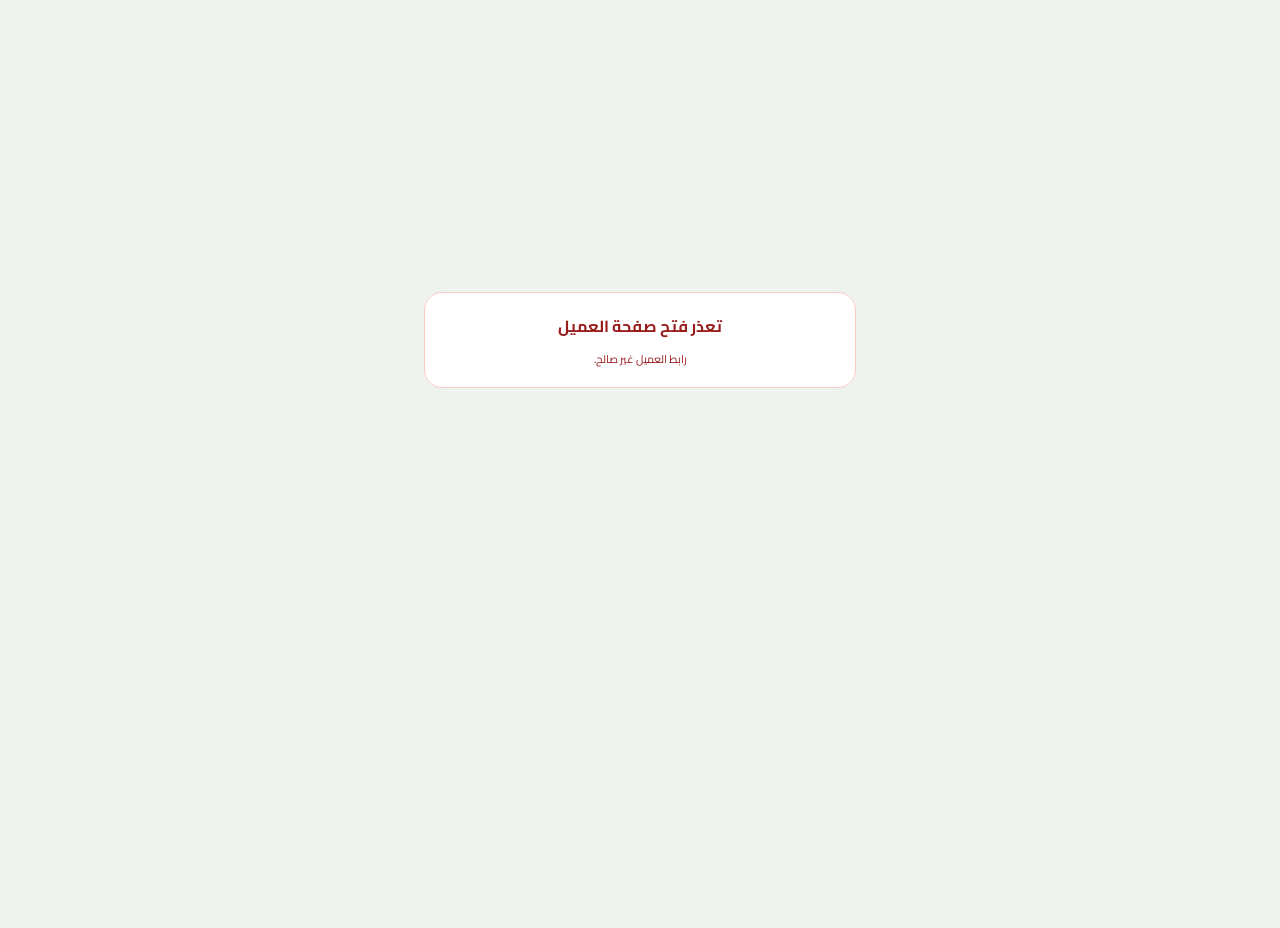
<file: customer.html>
<!doctype html>
<html lang="ar" dir="rtl" class="theme-win10">
<head>
<link rel="stylesheet" href="./card-theme.css?v=21">
<script id="ct-locale-boot">(function(){
 try{
   var l=localStorage.getItem('ct-language')||'ar';
   var rtl=/^(ar|ur|fa|ku|ps|he|yi)$/.test(l);
   document.documentElement.lang=l;
   document.documentElement.dir=rtl?'rtl':'ltr';
   document.documentElement.dataset.ctDirection=rtl?'rtl':'ltr';
   if(l!=='ar')document.documentElement.setAttribute('data-ct-i18n-preparing','1');
 }catch(e){}
})();</script>
<meta charset="utf-8">
<meta name="viewport" content="width=device-width,initial-scale=1,viewport-fit=cover">
<meta name="referrer" content="no-referrer">
<meta name="theme-color" content="#126454">
<title>بوابة العميل</title>
<style>
@import url('https://fonts.googleapis.com/css2?family=Cairo:wght@400;500;600;700;800;900&display=swap');
*{box-sizing:border-box}html,body{margin:0;min-height:100%;font-family:Cairo,Arial,sans-serif;background:#f5f7fb;color:#0f172a}body{padding-bottom:28px}.shell{max-width:620px;margin:auto;min-height:100vh}.top{background:linear-gradient(135deg,#6D28D9,#7C3AED 65%,#10b981);color:#fff;padding:calc(18px + env(safe-area-inset-top)) 18px 44px;border-radius:0 0 28px 28px;box-shadow:0 14px 32px rgba(5,150,105,.18)}.brand{display:flex;align-items:center;gap:12px}.logo{width:62px;height:62px;border-radius:18px;background:#fff;padding:5px;object-fit:contain;box-shadow:0 8px 18px rgba(0,0,0,.12)}.brand h1{font-size:clamp(12px,3.2vw,15px);line-height:1.45;margin:0;font-weight:900;max-width:245px;display:-webkit-box;-webkit-line-clamp:2;-webkit-box-orient:vertical;overflow:hidden}.brand p{margin:3px 0 0;font-size:11px;opacity:.85}.refresh{margin-right:auto;border:1px solid rgba(255,255,255,.28);background:rgba(255,255,255,.14);color:#fff;border-radius:12px;padding:8px 10px;font-family:inherit;font-weight:800;font-size:11px;display:inline-flex;align-items:center;gap:6px}.refresh svg{width:17px;height:17px;fill:none;stroke:currentColor;stroke-width:2;stroke-linecap:round;stroke-linejoin:round}.refresh.refreshing svg{animation:portal-refresh-spin .8s linear infinite}@keyframes portal-refresh-spin{to{transform:rotate(360deg)}}.customer{margin-top:24px}.hello{font-size:12px;opacity:.82}.customer-name{font-size:24px;font-weight:900;margin-top:2px}.content{padding:0 14px;margin-top:-25px}.balance-card{position:relative;background:#fff;border-radius:22px;padding:18px;padding-left:108px;min-height:142px;box-shadow:0 12px 35px rgba(15,23,42,.09);border:1px solid #edf2f7}.balance-label{font-size:11px;color:#64748b;font-weight:700}.balance{font-size:31px;line-height:1.3;font-weight:900;margin-top:5px;direction:ltr;text-align:right}.balance.debt{color:#dc2626}.balance.credit{color:#7C3AED}.balance.zero{color:#475569}.balance-note{font-size:11px;color:#64748b;margin-top:2px}.balance-actions{position:absolute;left:14px;top:50%;transform:translateY(-50%);margin:0;display:flex}.pay-btn{display:inline-flex;align-items:center;justify-content:center;gap:6px;min-width:82px;padding:7px 9px;border:0;border-radius:12px;background:linear-gradient(135deg,#7C3AED,#6D28D9);color:#fff;text-decoration:none;font-size:11px;font-weight:900;box-shadow:0 9px 20px rgba(5,150,105,.23);transition:transform .15s ease,box-shadow .15s ease}.pay-btn .pay-icon{width:21px;height:21px;border-radius:7px;background:rgba(255,255,255,.16);display:grid;place-items:center;font-size:13px}.pay-btn .pay-copy{display:flex;flex-direction:column;line-height:1.25;text-align:right}.pay-btn .pay-copy small{display:none;font-size:8px;font-weight:700;opacity:.78;margin-top:2px}.pay-btn:active{transform:scale(.98);box-shadow:0 5px 12px rgba(5,150,105,.2)}.stats{display:grid;grid-template-columns:repeat(3,1fr);gap:8px;margin-top:12px}.stat{background:#fff;border:1px solid #e8edf3;border-radius:16px;padding:12px 8px;text-align:center}.stat b{display:block;font-size:15px}.stat span{font-size:9px;color:#64748b}.tabs{display:grid;grid-template-columns:repeat(3,1fr);gap:7px;margin:16px 0 10px}.tab{border:1px solid #e2e8f0;background:#fff;border-radius:13px;padding:9px 6px;font-family:inherit;font-weight:800;font-size:11px;color:#475569}.tab.active{background:#7C3AED;color:#fff;border-color:#7C3AED}.section{display:none}.section.active{display:block}.section-title{font-size:13px;font-weight:900;margin:14px 2px 9px}.list{display:flex;flex-direction:column;gap:9px}.card{background:#fff;border:1px solid #e5eaf0;border-radius:17px;padding:13px;box-shadow:0 4px 14px rgba(15,23,42,.035)}.row{display:flex;align-items:center;justify-content:space-between;gap:12px}.muted{color:#64748b;font-size:10px}.strong{font-size:12px;font-weight:900}.amount{font-size:14px;font-weight:900;direction:ltr}.red{color:#dc2626}.green{color:#7C3AED}.badge{display:inline-flex;align-items:center;border-radius:999px;padding:4px 8px;font-size:9px;font-weight:900}.badge.sale{background:#eff6ff;color:#2563eb}.badge.return{background:#fff1f2;color:#e11d48}.badge.receipt{background:#ecfdf5;color:#7C3AED}.badge.payment{background:#fff7ed;color:#ea580c}.invoice-toggle{width:100%;border:0;background:transparent;font-family:inherit;text-align:inherit;padding:0;color:inherit}.details{display:none;border-top:1px dashed #e2e8f0;margin-top:10px;padding-top:10px}.details.open{display:block}.item{display:grid;grid-template-columns:1fr auto;gap:8px;padding:7px 0;border-bottom:1px solid #f1f5f9}.item:last-child{border-bottom:0}.item-name{font-size:10px;font-weight:800}.item-meta{font-size:9px;color:#64748b;margin-top:2px}.item-total{font-size:10px;font-weight:900;direction:ltr}.notes{margin-top:9px;background:#f8fafc;border-radius:10px;padding:8px;font-size:9px;color:#475569}.empty{background:#fff;border:1px dashed #cbd5e1;border-radius:16px;padding:28px;text-align:center;color:#94a3b8;font-size:11px}.loading,.error{max-width:480px;margin:28vh auto 0;padding:24px;text-align:center}.spinner{width:38px;height:38px;border:4px solid #d1fae5;border-top-color:#7C3AED;border-radius:50%;animation:spin .8s linear infinite;margin:0 auto 14px}@keyframes spin{to{transform:rotate(360deg)}}.error-box{background:#fff;border:1px solid #fecaca;border-radius:18px;padding:18px;color:#991b1b}.footer{text-align:center;color:#94a3b8;font-size:9px;padding:22px 10px 0}.last-update{font-size:9px;color:#94a3b8;text-align:center;margin-top:11px}@media(max-width:380px){.balance-card{padding-left:96px}.pay-btn{min-width:72px;padding:6px 7px}.pay-btn .pay-copy{font-size:11px}}@media(min-width:700px){.shell{padding:16px}.top{border-radius:28px}.content{padding:0 24px}.logo{width:70px;height:70px}}
</style>

<link rel="stylesheet" href="./offline-fonts.css">
<link rel="stylesheet" href="./windows10.css?v=20">
<script src="./windows10-dialogs.js?v=7" defer></script>
<link rel="stylesheet" href="./ct-google-translate.css?v=17">
<script src="./ct-google-translate.js?v=17" defer></script>
</head>
<body class="win10-portal">
<div id="app" class="shell"><div class="loading"><div class="spinner"></div><b>جاري تحميل حسابك...</b><div class="muted" style="margin-top:6px">قراءة آمنة ومباشرة من حساب المتجر</div></div></div>
<script src="./oscar-activation-runtime.js?v=7.9.4.177-scanner30"></script>
<script type="module" src="./customer-portal.js?v=7.9.4.177-scanner30"></script>
</body>
</html>
</file>
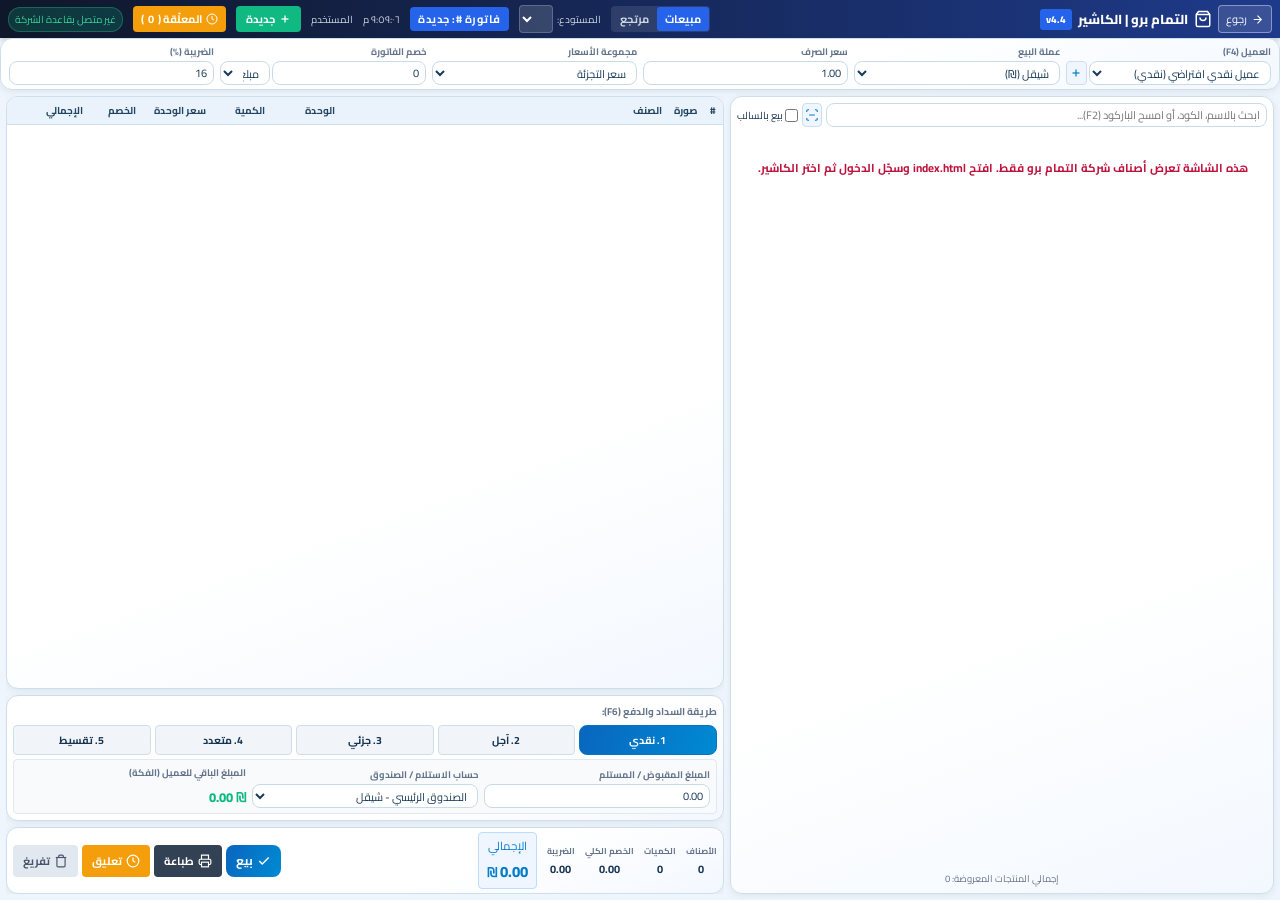
<file: pos-original.html>
<!DOCTYPE html>
<html lang="ar" dir="rtl">
<head>
    <script>if(window.parent!==window)document.documentElement.classList.add('w45-embedded');</script>
    <style>html.w45-embedded .app-header{display:none!important}html.w45-embedded body{height:100dvh!important;min-height:0!important}</style>
    <meta charset="UTF-8">
    <meta name="viewport" content="width=device-width, initial-scale=1.0">
    <title>نظام نقطة البيع الذكي POS ERP</title>
    <style>@font-face{font-family:Cairo;src:url("cairo.ttf") format("truetype");font-display:swap}</style>
    <style>
        :root {
            --primary: #1d4ed8;
            --primary-hover: #1e40af;
            --primary-light: #eff6ff;
            --dark-blue: #0f172a;
            --nav-blue: #1e3a8a;
            --bg-body: #f1f5f9;
            --bg-card: #ffffff;
            --border-color: #cbd5e1;
            --text-main: #0f172a;
            --text-muted: #64748b;
            --success: #10b981;
            --warning: #f59e0b;
            --danger: #ef4444;
            --gray-btn: #f1f5f9;
        }

        * {
            box-sizing: border-box;
            margin: 0;
            padding: 0;
            font-family: 'Cairo', sans-serif;
            user-select: none;
        }

        body {
            background-color: var(--bg-body);
            color: var(--text-main);
            height: 100vh;
            overflow: hidden;
            display: flex;
            flex-direction: column;
            font-size: 11.5px;
        }

        /* --- الهيدر العلوي --- */
        .app-header {
            background: linear-gradient(90deg, #0f172a 0%, #1e3a8a 100%);
            color: white;
            padding: 3px 8px;
            display: flex;
            align-items: center;
            justify-content: space-between;
            height: 38px;
            box-shadow: 0 2px 4px rgba(0,0,0,0.15);
            flex-shrink: 0;
        }

        .header-brand {
            display: flex;
            align-items: center;
            gap: 6px;
            font-weight: 800;
            font-size: 13px;
        }

        .brand-badge {
            background: #2563eb;
            padding: 1px 6px;
            border-radius: 3px;
            font-size: 10px;
        }

        .header-info-group {
            display: flex;
            align-items: center;
            gap: 10px;
        }

        .invoice-type-toggle {
            display: flex;
            background: rgba(255,255,255,0.1);
            border-radius: 4px;
            padding: 1px;
        }

        .inv-type-btn {
            background: transparent;
            border: none;
            color: #cbd5e1;
            padding: 2px 8px;
            font-size: 11px;
            font-weight: 700;
            border-radius: 3px;
            cursor: pointer;
            transition: all 0.15s;
        }

        .inv-type-btn.active {
            background: #2563eb;
            color: white;
        }

        .select-header {
            background: rgba(255,255,255,0.15);
            border: 1px solid rgba(255,255,255,0.2);
            color: white;
            padding: 2px 6px;
            border-radius: 4px;
            font-size: 11px;
            outline: none;
        }

        .select-header option {
            background: #0f172a;
            color: white;
        }

        .inv-num-badge {
            background: #2563eb;
            padding: 2px 8px;
            border-radius: 4px;
            font-weight: 700;
            letter-spacing: 0.5px;
            font-size: 11px;
        }

        .status-pill {
            display: flex;
            align-items: center;
            gap: 4px;
            background: rgba(16, 185, 129, 0.2);
            color: #34d399;
            padding: 2px 6px;
            border-radius: 12px;
            font-size: 10px;
            border: 1px solid rgba(52, 211, 153, 0.3);
        }

        .status-dot {
            width: 5px;
            height: 5px;
            background-color: #34d399;
            border-radius: 50%;
        }

        .btn-new-inv {
            background: #10b981;
            color: white;
            border: none;
            padding: 3px 10px;
            border-radius: 4px;
            font-weight: 700;
            cursor: pointer;
            font-size: 11px;
            display: flex;
            align-items: center;
            gap: 4px;
        }

        .btn-new-inv:hover { background: #059669; }

        .btn-hold-list {
            background: #f59e0b;
            color: white;
            border: none;
            padding: 3px 8px;
            border-radius: 4px;
            font-weight: 700;
            cursor: pointer;
            font-size: 11px;
            display: flex;
            align-items: center;
            gap: 4px;
        }

        /* --- منطقة بيانات الفاتورة --- */
        .invoice-meta-bar {
            background: #ffffff;
            border-bottom: 1px solid var(--border-color);
            padding: 4px 8px;
            display: grid;
            grid-template-columns: repeat(6, 1fr);
            gap: 6px;
            align-items: center;
            flex-shrink: 0;
        }

        .form-group {
            display: flex;
            flex-direction: column;
            gap: 1px;
        }

        .form-group label {
            font-size: 9.5px;
            color: var(--text-muted);
            font-weight: 700;
            white-space: nowrap;
        }

        .form-control {
            height: 24px;
            padding: 1px 6px;
            border: 1px solid var(--border-color);
            border-radius: 4px;
            font-size: 11px;
            outline: none;
            width: 100%;
            background-color: #fff;
        }

        .form-control:focus {
            border-color: var(--primary);
        }

        .input-with-btn {
            display: flex;
            gap: 2px;
        }

        .btn-mini-add {
            background: var(--primary-light);
            color: var(--primary);
            border: 1px solid var(--border-color);
            width: 24px;
            height: 24px;
            border-radius: 4px;
            cursor: pointer;
            font-weight: bold;
            font-size: 12px;
            display: flex;
            align-items: center;
            justify-content: center;
        }

        /* --- جسم التطبيق الرئيسي --- */
        .app-body {
            display: flex;
            flex: 1;
            overflow: hidden;
            gap: 6px;
            padding: 6px;
        }

        /* --- 1. قسم التصنيفات والمنتجات (اليمين) --- */
        .products-section {
            flex: 0.85;
            display: flex;
            flex-direction: column;
            gap: 6px;
            overflow: hidden;
            background: #fff;
            border: 1px solid var(--border-color);
            border-radius: 6px;
            padding: 6px;
            order: 1;
        }

        .search-category-header {
            display: flex;
            flex-direction: column;
            gap: 4px;
        }

        .search-box-row {
            display: flex;
            gap: 4px;
            align-items: center;
        }

        .categories-scroll {
            display: flex;
            gap: 4px;
            overflow-x: auto;
            padding-bottom: 2px;
        }

        .categories-scroll::-webkit-scrollbar { height: 3px; }
        .categories-scroll::-webkit-scrollbar-thumb { background: #cbd5e1; border-radius: 3px; }

        .cat-btn {
            background: #f1f5f9;
            border: 1px solid var(--border-color);
            padding: 3px 8px;
            border-radius: 4px;
            white-space: nowrap;
            font-size: 10.5px;
            font-weight: 700;
            cursor: pointer;
            color: var(--text-main);
            display: flex;
            align-items: center;
            gap: 4px;
        }

        .cat-btn.active {
            background: var(--primary);
            color: white;
            border-color: var(--primary);
        }

        .products-grid {
            flex: 1;
            overflow-y: auto;
            display: grid;
            grid-template-columns: repeat(auto-fill, minmax(110px, 1fr));
            grid-auto-rows: max-content;
            gap: 6px;
            padding-left: 2px;
        }

        .product-card {
            background: #ffffff;
            border: 1px solid var(--border-color);
            border-radius: 6px;
            padding: 4px;
            display: flex;
            flex-direction: column;
            justify-content: space-between;
            cursor: pointer;
            transition: transform 0.1s, border-color 0.1s;
            position: relative;
        }

        .product-card:hover {
            border-color: var(--primary);
            transform: translateY(-1px);
        }

        .product-img {
            width: 100%;
            height: 65px;
            object-fit: cover;
            border-radius: 4px;
            background: #f8fafc;
        }

        .stock-badge {
            position: absolute;
            top: 6px;
            right: 6px;
            background: rgba(15, 23, 42, 0.75);
            color: #fff;
            padding: 1px 4px;
            border-radius: 3px;
            font-size: 8.5px;
            font-weight: 700;
        }

        .product-title {
            font-weight: 700;
            font-size: 10.5px;
            line-height: 1.2;
            margin: 3px 0 1px 0;
            display: -webkit-box;
            -webkit-line-clamp: 2;
            -webkit-box-orient: vertical;
            overflow: hidden;
            height: 25px;
        }

        .product-code {
            font-size: 8.5px;
            color: var(--text-muted);
        }

        .product-footer {
            display: flex;
            align-items: center;
            justify-content: space-between;
            margin-top: 2px;
        }

        .product-price {
            font-weight: 800;
            color: var(--primary);
            font-size: 11px;
        }

        .btn-add-card {
            background: var(--primary-light);
            color: var(--primary);
            border: 1px solid #bfdbfe;
            width: 20px;
            height: 20px;
            border-radius: 4px;
            display: flex;
            align-items: center;
            justify-content: center;
            font-weight: bold;
            font-size: 12px;
        }

        /* --- 2. قسم السلة والدفع (اليسار) --- */
        .cart-checkout-section {
            flex: 1.15;
            display: flex;
            flex-direction: column;
            gap: 6px;
            overflow: hidden;
            min-width: 0;
            order: 2;
        }

        /* جدول السلة */
        .cart-table-wrapper {
            flex: 1;
            background: #fff;
            border: 1px solid var(--border-color);
            border-radius: 6px;
            overflow-y: auto;
            position: relative;
        }

        table.cart-table {
            width: 100%;
            border-collapse: collapse;
            text-align: center;
        }

        table.cart-table th {
            position: sticky;
            top: 0;
            background: #f8fafc;
            color: var(--text-muted);
            font-weight: 700;
            padding: 4px 6px;
            border-bottom: 1px solid var(--border-color);
            font-size: 10px;
            z-index: 2;
        }

        table.cart-table td {
            padding: 3px 4px;
            border-bottom: 1px solid #e2e8f0;
            vertical-align: middle;
        }

        table.cart-table tr:nth-child(even) { background-color: #f8fafc; }

        .qty-control {
            display: flex;
            align-items: center;
            justify-content: center;
            gap: 1px;
        }

        .btn-qty {
            background: #e2e8f0;
            border: none;
            width: 18px;
            height: 18px;
            border-radius: 3px;
            font-weight: bold;
            cursor: pointer;
            font-size: 10px;
            display: flex;
            align-items: center;
            justify-content: center;
        }

        .input-qty {
            width: 32px;
            height: 18px;
            text-align: center;
            border: 1px solid var(--border-color);
            border-radius: 3px;
            font-size: 11px;
            font-weight: bold;
        }

        .select-unit {
            padding: 1px 2px;
            font-size: 10px;
            border-radius: 3px;
            border: 1px solid var(--border-color);
        }

        .btn-delete-row {
            color: var(--danger);
            background: transparent;
            border: none;
            cursor: pointer;
            font-size: 12px;
            padding: 2px 4px;
            display: flex;
            align-items: center;
            justify-content: center;
            margin: 0 auto;
        }

        /* طرق الدفع السريعة */
        .payment-methods-card {
            background: #fff;
            border: 1px solid var(--border-color);
            border-radius: 6px;
            padding: 6px;
            display: flex;
            flex-direction: column;
            gap: 4px;
            flex-shrink: 0;
        }

        .payment-tabs {
            display: flex;
            gap: 4px;
        }

        .pay-tab {
            flex: 1;
            padding: 4px 2px;
            background: #f1f5f9;
            border: 1px solid var(--border-color);
            border-radius: 4px;
            font-size: 10.5px;
            font-weight: 700;
            color: var(--text-main);
            cursor: pointer;
            text-align: center;
            transition: all 0.15s;
        }

        .pay-tab.active {
            background: var(--primary);
            color: white;
            border-color: var(--primary);
        }

        .pay-details-panel {
            background: #f8fafc;
            border: 1px solid #e2e8f0;
            border-radius: 4px;
            padding: 4px 6px;
        }

        .pay-fields-grid {
            display: grid;
            grid-template-columns: repeat(3, 1fr);
            gap: 6px;
            align-items: center;
        }

        /* شريط الإجماليات السفلي والأزرار */
        .action-summary-bar {
            background: #fff;
            border: 1px solid var(--border-color);
            border-radius: 6px;
            padding: 4px 6px;
            display: flex;
            align-items: center;
            justify-content: space-between;
            gap: 6px;
            flex-shrink: 0;
        }

        .totals-inline {
            display: flex;
            align-items: center;
            gap: 10px;
        }

        .total-item {
            display: flex;
            flex-direction: column;
            align-items: center;
        }

        .total-item .lbl {
            font-size: 8.5px;
            color: var(--text-muted);
            font-weight: 700;
        }

        .total-item .val {
            font-size: 11px;
            font-weight: 700;
        }

        .grand-total-box {
            background: #eff6ff;
            border: 1px solid #bfdbfe;
            padding: 2px 8px;
            border-radius: 4px;
            text-align: center;
        }

        .grand-total-box .val {
            font-size: 15px;
            color: var(--primary);
            font-weight: 800;
        }

        .action-btns-group {
            display: flex;
            gap: 4px;
            align-items: center;
        }

        .btn-action {
            height: 32px;
            padding: 0 10px;
            border-radius: 4px;
            border: none;
            font-weight: 700;
            font-size: 11px;
            cursor: pointer;
            display: flex;
            align-items: center;
            gap: 4px;
            transition: all 0.1s;
        }

        .btn-pay-submit {
            background: var(--primary);
            color: white;
            font-size: 12px;
        }

        .btn-pay-submit:hover { background: var(--primary-hover); }

        .btn-print { background: #334155; color: white; }
        .btn-hold { background: #f59e0b; color: white; }
        .btn-clear { background: #e2e8f0; color: #475569; }

        /* --- مودال المعاينة والطباعة --- */
        .modal-overlay {
            position: fixed;
            top: 0;
            left: 0;
            right: 0;
            bottom: 0;
            background: rgba(0,0,0,0.5);
            display: none;
            align-items: center;
            justify-content: center;
            z-index: 100;
        }

        .modal-card {
            background: white;
            border-radius: 8px;
            width: 320px;
            max-height: 90vh;
            overflow-y: auto;
            padding: 12px;
            box-shadow: 0 10px 25px rgba(0,0,0,0.2);
        }

        .thermal-receipt {
            font-family: 'Cairo', sans-serif;
            font-size: 11px;
            color: #000;
            line-height: 1.3;
        }

        .receipt-header {
            text-align: center;
            border-bottom: 1px dashed #000;
            padding-bottom: 6px;
            margin-bottom: 6px;
        }

        .receipt-row {
            display: flex;
            justify-content: space-between;
            margin-bottom: 2px;
        }

        .receipt-divider {
            border-bottom: 1px dashed #000;
            margin: 4px 0;
        }

        @media print {
            body * { visibility: hidden; }
            .thermal-receipt, .thermal-receipt * { visibility: visible; }
            .thermal-receipt {
                position: absolute;
                left: 0;
                top: 0;
                width: 80mm;
            }
        }
    </style>
<link rel="stylesheet" href="v47-thermal.css"><link rel="stylesheet" href="reference-workspaces.css"></head>
<body>

    <!-- 1. الهيدر العلوي المحاسبي -->
    <header class="app-header">
        <div class="header-brand"><button type="button" id="watheeq-return" aria-label="رجوع للنظام" onclick="goBackToWatheeq()" style="border:1px solid #ffffff66;background:#ffffff20;color:white;border-radius:4px;padding:3px 7px;font-family:inherit;font-size:11px;cursor:pointer;display:flex;align-items:center;gap:4px"><svg width="13" height="13" viewBox="0 0 24 24" fill="none" stroke="currentColor" stroke-width="2"><path d="M5 12h14m-7-7 7 7-7 7"/></svg>رجوع</button>
            <svg width="18" height="18" viewBox="0 0 24 24" fill="none" stroke="currentColor" stroke-width="2"><path d="M6 2L3 6v14a2 2 0 0 0 2 2h14a2 2 0 0 0 2-2V6l-3-4z"></path><line x1="3" y1="6" x2="21" y2="6"></line><path d="M16 10a4 4 0 0 1-8 0"></path></svg>
            <span>التمام برو | الكاشير</span>
            <span class="brand-badge">v4.4</span>
        </div>

        <div class="header-info-group">
            <div class="invoice-type-toggle">
                <button class="inv-type-btn active" id="btn-sales" onclick="setInvoiceType('sales')">مبيعات</button>
                <button class="inv-type-btn" id="btn-return" onclick="setInvoiceType('return')">مرتجع</button>
            </div>

            <div style="display: flex; align-items: center; gap: 4px;">
                <label style="font-size: 10px; color: #cbd5e1;">المستودع:</label>
                <select class="select-header" id="warehouse-select">
                    
                </select>
            </div>

            <div class="inv-num-badge">فاتورة #: <span id="inv-number-disp">جديدة</span></div>
            <div style="font-size: 10px; color: #cbd5e1;" id="live-clock">12:00:00 ص</div>
            <div style="font-size: 10px; color: #cbd5e1;">المستخدم</div>

            <button class="btn-new-inv" onclick="createNewInvoice()">
                <svg width="12" height="12" viewBox="0 0 24 24" fill="none" stroke="currentColor" stroke-width="2.5"><line x1="12" y1="5" x2="12" y2="19"></line><line x1="5" y1="12" x2="19" y2="12"></line></svg>
                جديدة
            </button>
            <button class="btn-hold-list" onclick="showHoldList()">
                <svg width="12" height="12" viewBox="0 0 24 24" fill="none" stroke="currentColor" stroke-width="2"><circle cx="12" cy="12" r="10"></circle><polyline points="12 6 12 12 16 14"></polyline></svg>
                المعلّقة (<span id="hold-count">0</span>)
            </button>
            <div class="status-pill"><div class="status-dot"></div> متصل</div>
        </div>
    </header>

    <!-- 2. منطقة بيانات الفاتورة المدمجة -->
    <section class="invoice-meta-bar">
        <div class="form-group">
            <label>العميل (F4)</label>
            <div class="input-with-btn">
                <select class="form-control" id="customer-select">
                    <option value="cash">عميل نقدي افتراضي (نقدي)</option>
                    
                </select>
                <button class="btn-mini-add">
                    <svg width="12" height="12" viewBox="0 0 24 24" fill="none" stroke="currentColor" stroke-width="2.5"><line x1="12" y1="5" x2="12" y2="19"></line><line x1="5" y1="12" x2="19" y2="12"></line></svg>
                </button>
            </div>
        </div>

        <div class="form-group">
            <label>عملة البيع</label>
            <div class="input-with-btn">
                <select class="form-control" id="currency-select" onchange="updateCurrency()">
                    <option value="ILS">شيقل (₪)</option>
                    <option value="USD">دولار ($)</option>
                    <option value="JOD">دينار (JOD)</option>
                </select>
            </div>
        </div>

        <div class="form-group">
            <label>سعر الصرف</label>
            <input type="number" class="form-control" id="exchange-rate" value="1.00" step="0.01" readonly>
        </div>

        <div class="form-group">
            <label>مجموعة الأسعار</label>
            <select class="form-control">
                <option>سعر التجزئة</option>
                <option>سعر الجملة</option>
            </select>
        </div>

        <div class="form-group">
            <label>خصم الفاتورة</label>
            <div style="display: flex; gap: 2px;">
                <input type="number" class="form-control" id="inv-discount" value="0" oninput="renderCart()">
                <select class="form-control" id="inv-discount-type" style="width: 50px;" onchange="renderCart()">
                    <option value="val">مبلغ</option>
                    <option value="pct">%</option>
                </select>
            </div>
        </div>

        <div class="form-group">
            <label>الضريبة (%)</label>
            <input type="number" class="form-control" id="tax-rate" value="16" oninput="renderCart()">
        </div>
    </section>

    <!-- 3. جسم التطبيق الرئيسي -->
    <main class="app-body">

        <!-- القسم الأيمن: التصنيفات والمنتجات -->
        <section class="products-section">
            <div class="search-category-header">
                <div class="search-box-row">
                    <input type="text" class="form-control" id="product-search" placeholder="ابحث بالاسم، الكود، أو امسح الباركود (F2)..." oninput="filterProducts()">
                    <button class="btn-mini-add" title="ماسح الباركود">
                        <svg width="14" height="14" viewBox="0 0 24 24" fill="none" stroke="currentColor" stroke-width="2"><path d="M3 7V5a2 2 0 0 1 2-2h2"></path><path d="M17 3h2a2 2 0 0 1 2 2v2"></path><path d="M21 17v2a2 2 0 0 1-2 2h-2"></path><path d="M7 21H5a2 2 0 0 1-2-2v-2"></path><line x1="7" y1="12" x2="17" y2="12"></line></svg>
                    </button>
                    <label style="display: flex; align-items: center; gap: 2px; font-size: 10px; white-space: nowrap;">
                        <input type="checkbox" id="allow-negative"> بيع بالسالب
                    </label>
                </div>

                <div class="categories-scroll" id="categories-container">
                    <!-- تصنيفات تتولد برمجياً -->
                </div>
            </div>

            <div class="products-grid" id="products-grid">
                <!-- بطاقات المنتجات تتولد برمجياً -->
            </div>

            <div style="font-size: 9.5px; color: var(--text-muted); text-align: center;">
                إجمالي المنتجات المعروضة: <span id="prod-count-disp">0</span>
            </div>
        </section>

        <!-- القسم الأيسر: السلة والدفع والتحكم -->
        <section class="cart-checkout-section">
            
            <!-- جدول السلة -->
            <div class="cart-table-wrapper">
                <table class="cart-table">
                    <thead>
                        <tr>
                            <th style="width: 20px;">#</th>
                            <th style="width: 32px;">صورة</th>
                            <th style="text-align: right;">الصنف</th>
                            <th style="width: 65px;">الوحدة</th>
                            <th style="width: 75px;">الكمية</th>
                            <th style="width: 65px;">سعر الوحدة</th>
                            <th style="width: 50px;">الخصم</th>
                            <th style="width: 65px;">الإجمالي</th>
                            <th style="width: 25px;"></th>
                        </tr>
                    </thead>
                    <tbody id="cart-rows">
                        <!-- تُضاف العناصر هنا ديناميكياً -->
                    </tbody>
                </table>
            </div>

            <!-- طرق الدفع السريعة -->
            <div class="payment-methods-card">
                <div style="display: flex; justify-content: space-between; align-items: center;">
                    <span style="font-weight: 700; color: var(--text-muted); font-size: 10px;">طريقة السداد والدفع (F6):</span>
                </div>
                <div class="payment-tabs">
                    <button class="pay-tab active" onclick="switchPayMethod('cash', this)">1. نقدي</button>
                    <button class="pay-tab" onclick="switchPayMethod('credit', this)">2. آجل</button>
                    <button class="pay-tab" onclick="switchPayMethod('partial', this)">3. جزئي</button>
                    <button class="pay-tab" onclick="switchPayMethod('multi', this)">4. متعدد</button>
                    <button class="pay-tab" onclick="switchPayMethod('installment', this)">5. تقسيط</button>
                </div>

                <div class="pay-details-panel" id="pay-panel-content">
                    <!-- محتوى الديناميكي لطريقة الدفع -->
                </div>
            </div>

            <!-- شريط الإجماليات والأزرار السفلي -->
            <div class="action-summary-bar">
                <div class="totals-inline">
                    <div class="total-item">
                        <span class="lbl">الأصناف</span>
                        <span class="val" id="lbl-count">0</span>
                    </div>
                    <div class="total-item">
                        <span class="lbl">الكميات</span>
                        <span class="val" id="lbl-qty">0</span>
                    </div>
                    <div class="total-item">
                        <span class="lbl">الخصم الكلي</span>
                        <span class="val" id="lbl-discount">0.00</span>
                    </div>
                    <div class="total-item">
                        <span class="lbl">الضريبة</span>
                        <span class="val" id="lbl-tax">0.00</span>
                    </div>
                    <div class="grand-total-box">
                        <span class="lbl" style="color: var(--primary);">الإجمالي</span>
                        <div class="val"><span id="lbl-grand-total">0.00</span> <small id="curr-symbol">₪</small></div>
                    </div>
                </div>

                <div class="action-btns-group">
                    <button class="btn-action btn-pay-submit" onclick="submitInvoice()">
                        <svg width="14" height="14" fill="none" stroke="currentColor" stroke-width="2.5" viewBox="0 0 24 24"><polyline points="20 6 9 17 4 12"></polyline></svg>
                        بيع
                    </button>
                    <button class="btn-action btn-print" onclick="previewPrint()">
                        <svg width="14" height="14" fill="none" stroke="currentColor" stroke-width="2" viewBox="0 0 24 24"><polyline points="6 9 6 2 18 2 18 9"></polyline><path d="M6 18H4a2 2 0 0 1-2-2v-5a2 2 0 0 1 2-2h16a2 2 0 0 1 2 2v5a2 2 0 0 1-2 2h-2"></path><rect x="6" y="14" width="12" height="8"></rect></svg>
                        طباعة
                    </button>
                    <button class="btn-action btn-hold" onclick="holdInvoice()">
                        <svg width="14" height="14" fill="none" stroke="currentColor" stroke-width="2" viewBox="0 0 24 24"><circle cx="12" cy="12" r="10"></circle><polyline points="12 6 12 12 16 14"></polyline></svg>
                        تعليق
                    </button>
                    <button class="btn-action btn-clear" onclick="clearCart()">
                        <svg width="14" height="14" fill="none" stroke="currentColor" stroke-width="2" viewBox="0 0 24 24"><polyline points="3 6 5 6 21 6"></polyline><path d="M19 6v14a2 2 0 0 1-2 2H7a2 2 0 0 1-2-2V6m3 0V4a2 2 0 0 1 2-2h4a2 2 0 0 1 2 2v2"></path></svg>
                        تفريغ
                    </button>
                </div>
            </div>

        </section>

    </main>

    <!-- مودال المعاينة والطباعة -->
    <div class="modal-overlay" id="print-modal">
        <div class="modal-card">
            <div class="thermal-receipt" id="receipt-content">
                <!-- محتوى الفاتورة الحرارية -->
            </div>
            <div style="margin-top: 10px; display: flex; gap: 4px;">
                <button class="btn-action btn-pay-submit" style="flex: 1;" onclick="window.print()">طباعة الفاتورة</button>
                <button class="btn-action btn-clear" onclick="closeModal()">إغلاق</button>
            </div>
        </div>
    </div>

    <script>
        // --- 1. البيانات التجريبية للمنتجات ---
        const demoProducts = []; // يُملأ حصراً من بيانات شركة التمام برو

        // أيقونات SVG للتصنيفات
        const categories = []; // تُملأ حصراً من تصنيفات الشركة

        // --- 2. حالة التطبيق (State) ---
        let currentCart = [];
        let currentCategory = 'all';
        let currentPayMethod = 'cash';
        let invoiceType = 'sales';
        let multiPayAccounts = [{ id: 1, name: 'الصندوق الرئيسي', curr: 'ILS', amount: 0 }];
        let heldInvoices = [];

        // --- 3. تهيئة الصفحة ---
        window.addEventListener('DOMContentLoaded', () => {
            renderCategories();
            renderProducts();
            switchPayMethod('cash');
            startClock();


            window.addEventListener('keydown', handleShortcuts);
        });

        function startClock() {
            setInterval(() => {
                const now = new Date();
                document.getElementById('live-clock').innerText = now.toLocaleTimeString('ar-EG');
            }, 1000);
        }

        // --- 4. إدارة التصنيفات والمنتجات ---
        function renderCategories() {
            const container = document.getElementById('categories-container');
            container.innerHTML = categories.map(cat => `
                <button class="cat-btn ${cat.id === currentCategory ? 'active' : ''}" onclick="selectCategory('${cat.id}')">
                    ${cat.icon} ${cat.name}
                </button>
            `).join('');
        }

        function selectCategory(catId) {
            currentCategory = catId;
            renderCategories();
            renderProducts();
        }

        function renderProducts() {
            const grid = document.getElementById('products-grid');
            const search = document.getElementById('product-search').value.toLowerCase();

            const filtered = demoProducts.filter(p => {
                const matchesCat = (currentCategory === 'all' || p.category === currentCategory);
                const matchesSearch = p.name.toLowerCase().includes(search) || p.code.toLowerCase().includes(search);
                return matchesCat && matchesSearch;
            });

            document.getElementById('prod-count-disp').innerText = filtered.length;

            grid.innerHTML = filtered.map(p => {
                const isOut = p.stock <= 0;
                return `
                    <div class="product-card" onclick="addToCartById(${p.id})">
                        <span class="stock-badge" style="${isOut ? 'background: var(--danger);' : ''}">
                            ${isOut ? 'نفد المخزون' : 'متاح: ' + p.stock + ' ' + p.unit}
                        </span>
                        <img src="${p.img}" class="product-img" alt="${p.name}" onerror="this.src='https://via.placeholder.com/120'">
                        <div class="product-title">${p.name}</div>
                        <div class="product-code">${p.code}</div>
                        <div class="product-footer">
                            <span class="product-price">₪ ${p.price.toFixed(2)}</span>
                            <div class="btn-add-card">
                                <svg width="10" height="10" viewBox="0 0 24 24" fill="none" stroke="currentColor" stroke-width="3"><line x1="12" y1="5" x2="12" y2="19"></line><line x1="5" y1="12" x2="19" y2="12"></line></svg>
                            </div>
                        </div>
                    </div>
                `;
            }).join('');
        }

        function filterProducts() { renderProducts(); }

        function addToCartById(id) {
            const prod = demoProducts.find(p => p.id === id);
            if (prod) addToCart(prod);
        }

        // --- 5. إدارة سلة المبيعات ---
        function addToCart(product) {
            const allowNegative = document.getElementById('allow-negative').checked;
            if (product.stock <= 0 && !allowNegative) {
                alert('عذراً، الصنف نفد من المخزون وغير مسموح بالبيع بالسالب!');
                return;
            }

            const existingIndex = currentCart.findIndex(item => item.id === product.id && item.selectedUnit === product.unit);

            if (existingIndex > -1) {
                currentCart[existingIndex].qty += 1;
            } else {
                currentCart.push({
                    id: product.id,
                    code: product.code,
                    name: product.name,
                    img: product.img,
                    selectedUnit: product.unit,
                    units: product.units,
                    price: product.price,
                    discount: 0,
                    qty: 1,
                    stock: product.stock
                });
            }

            renderCart();
        }

        function renderCart() {
            const tbody = document.getElementById('cart-rows');
            
            if (currentCart.length === 0) {
                tbody.innerHTML = `<tr><td colspan="9" style="padding: 20px; color: var(--text-muted);">السلة فارغة. انقر على المنتجات لإضافتها.</td></tr>`;
                updateTotals(0, 0, 0, 0);
                return;
            }

            let subtotal = 0;
            let totalQty = 0;

            tbody.innerHTML = currentCart.map((item, index) => {
                const itemTotal = (item.qty * item.price) - item.discount;
                subtotal += itemTotal;
                totalQty += item.qty;

                const unitOptions = item.units.map(u => `<option value="${u.name}" ${u.name === item.selectedUnit ? 'selected' : ''}>${u.name}</option>`).join('');

                return `
                    <tr>
                        <td>${index + 1}</td>
                        <td><img src="${item.img}" style="width: 22px; height: 22px; border-radius: 3px; object-fit: cover;"></td>
                        <td style="text-align: right; font-weight: 700;">${item.name}</td>
                        <td>
                            <select class="select-unit" onchange="changeItemUnit(${index}, this.value)">
                                ${unitOptions}
                            </select>
                        </td>
                        <td>
                            <div class="qty-control">
                                <button class="btn-qty" onclick="changeQty(${index}, -1)">-</button>
                                <input type="number" class="input-qty" value="${item.qty}" min="1" onchange="updateQtyInput(${index}, this.value)">
                                <button class="btn-qty" onclick="changeQty(${index}, 1)">+</button>
                            </div>
                        </td>
                        <td>
                            <input type="number" style="width: 45px; text-align: center; border: 1px solid var(--border-color); border-radius:3px;" value="${item.price.toFixed(2)}" onchange="updatePriceInput(${index}, this.value)">
                        </td>
                        <td>
                            <input type="number" style="width: 38px; text-align: center; border: 1px solid var(--border-color); border-radius:3px;" value="${item.discount}" onchange="updateDiscountInput(${index}, this.value)">
                        </td>
                        <td style="font-weight: 700; color: var(--primary);">₪ ${itemTotal.toFixed(2)}</td>
                        <td>
                            <button class="btn-delete-row" onclick="removeItem(${index})">
                                <svg width="12" height="12" viewBox="0 0 24 24" fill="none" stroke="currentColor" stroke-width="2.5"><line x1="18" y1="6" x2="6" y2="18"></line><line x1="6" y1="6" x2="18" y2="18"></line></svg>
                            </button>
                        </td>
                    </tr>
                `;
            }).join('');

            const invDiscountVal = parseFloat(document.getElementById('inv-discount').value) || 0;
            const invDiscountType = document.getElementById('inv-discount-type').value;
            let totalDiscount = invDiscountVal;
            if (invDiscountType === 'pct') {
                totalDiscount = (subtotal * invDiscountVal) / 100;
            }

            const afterDiscount = Math.max(0, subtotal - totalDiscount);
            const taxRate = parseFloat(document.getElementById('tax-rate').value) || 0;
            const taxVal = (afterDiscount * taxRate) / 100;
            const grandTotal = afterDiscount + taxVal;

            updateTotals(currentCart.length, totalQty, totalDiscount, taxVal, grandTotal);
        }

        function changeQty(index, delta) {
            if (currentCart[index].qty + delta > 0) {
                currentCart[index].qty += delta;
                renderCart();
            }
        }

        function updateQtyInput(index, val) {
            const q = parseFloat(val);
            if (q > 0) {
                currentCart[index].qty = q;
                renderCart();
            }
        }

        function updatePriceInput(index, val) {
            const p = parseFloat(val);
            if (p >= 0) {
                currentCart[index].price = p;
                renderCart();
            }
        }

        function updateDiscountInput(index, val) {
            const d = parseFloat(val);
            if (d >= 0) {
                currentCart[index].discount = d;
                renderCart();
            }
        }

        function changeItemUnit(index, newUnitName) {
            const item = currentCart[index];
            const uObj = item.units.find(u => u.name === newUnitName);
            if (uObj) {
                item.selectedUnit = newUnitName;
                item.price = uObj.price;
                renderCart();
            }
        }

        function removeItem(index) {
            currentCart.splice(index, 1);
            renderCart();
        }

        function clearCart() {
            if (currentCart.length > 0 && confirm('هل أنت تأكد من تفريغ كافة عناصر السلة؟')) {
                currentCart = [];
                renderCart();
            }
        }

        function updateTotals(count, qty, discount, tax, grandTotal = 0) {
            document.getElementById('lbl-count').innerText = count;
            document.getElementById('lbl-qty').innerText = qty;
            document.getElementById('lbl-discount').innerText = discount.toFixed(2);
            document.getElementById('lbl-tax').innerText = tax.toFixed(2);
            document.getElementById('lbl-grand-total').innerText = grandTotal.toFixed(2);

            const cashInput = document.getElementById('cash-received');
            if (cashInput && currentPayMethod === 'cash') {
                cashInput.value = grandTotal.toFixed(2);
                calcCashReturn();
            }
        }

        // --- 6. طرق الدفع الخمس بالكامل ---
        function switchPayMethod(method, btnElement) {
            currentPayMethod = method;
            if (btnElement) {
                document.querySelectorAll('.pay-tab').forEach(b => b.classList.remove('active'));
                btnElement.classList.add('active');
            }

            const panel = document.getElementById('pay-panel-content');
            const grandTotal = parseFloat(document.getElementById('lbl-grand-total').innerText) || 0;

            if (method === 'cash') {
                panel.innerHTML = `
                    <div class="pay-fields-grid">
                        <div class="form-group">
                            <label>المبلغ المقبوض / المستلم</label>
                            <input type="number" class="form-control" id="cash-received" value="${grandTotal.toFixed(2)}" oninput="calcCashReturn()">
                        </div>
                        <div class="form-group">
                            <label>حساب الاستلام / الصندوق</label>
                            <select class="form-control">
                                <option>الصندوق الرئيسي - شيقل</option>
                                <option>صندوق المبيعات السريعة</option>
                            </select>
                        </div>
                        <div class="form-group">
                            <label>المبلغ الباقي للعميل (الفكة)</label>
                            <div style="font-size: 13px; font-weight: 800; color: var(--success); padding-top: 3px;" id="cash-return-val">₪ 0.00</div>
                        </div>
                    </div>
                `;
            } else if (method === 'credit') {
                panel.innerHTML = `
                    <div class="pay-fields-grid">
                        <div class="form-group">
                            <label>المبلغ المستحق (آجل)</label>
                            <input type="text" class="form-control" value="₪ ${grandTotal.toFixed(2)}" readonly style="font-weight:bold; color:var(--danger);">
                        </div>
                        <div class="form-group">
                            <label>تاريخ الاستحقاق</label>
                            <input type="date" class="form-control" value="${getFutureDate(30)}">
                        </div>
                        <div class="form-group">
                            <label>ملاحظات الدين</label>
                            <input type="text" class="form-control" placeholder="ذمة على العميل...">
                        </div>
                    </div>
                `;
            } else if (method === 'partial') {
                const half = (grandTotal / 2).toFixed(2);
                panel.innerHTML = `
                    <div class="pay-fields-grid">
                        <div class="form-group">
                            <label>المبلغ المدفوع (نقداً)</label>
                            <input type="number" class="form-control" id="partial-paid" value="${half}" oninput="calcPartial()">
                        </div>
                        <div class="form-group">
                            <label>المبلغ المتبقي (دين)</label>
                            <input type="text" class="form-control" id="partial-rem" value="₪ ${(grandTotal - half).toFixed(2)}" readonly style="font-weight:bold; color:var(--danger);">
                        </div>
                        <div class="form-group">
                            <label>تاريخ استحقاق الباقي</label>
                            <input type="date" class="form-control" value="${getFutureDate(15)}">
                        </div>
                    </div>
                `;
            } else if (method === 'multi') {
                panel.innerHTML = `
                    <div style="display:flex; justify-content:space-between; align-items:center; margin-bottom:4px;">
                        <span style="font-weight:700; font-size:10px;">توزيع المبلغ:</span>
                        <button class="btn-mini-add" style="width:auto; padding:0 6px; font-size:10px;" onclick="addMultiPayRow()">+ حساب</button>
                    </div>
                    <div id="multi-pay-list" style="display:flex; flex-direction:column; gap:3px;">
                    </div>
                    <div style="margin-top:4px; font-weight:700; display:flex; justify-content:space-between; font-size:10px;">
                        <span>مجموع المدفوع: <strong id="multi-total-paid" style="color:var(--primary);">₪ 0.00</strong></span>
                        <span>المتبقي: <strong id="multi-remaining" style="color:var(--danger);">₪ ${grandTotal.toFixed(2)}</strong></span>
                    </div>
                `;
                renderMultiPayRows();
            } else if (method === 'installment') {
                const down = (grandTotal * 0.2).toFixed(2);
                panel.innerHTML = `
                    <div class="pay-fields-grid">
                        <div class="form-group">
                            <label>الدفعة الأولى</label>
                            <input type="number" class="form-control" id="inst-down" value="${down}" oninput="calcInstallments()">
                        </div>
                        <div class="form-group">
                            <label>عدد الأقساط</label>
                            <input type="number" class="form-control" id="inst-count" value="4" min="1" oninput="calcInstallments()">
                        </div>
                        <div class="form-group">
                            <label>قيمة القسط الشهري</label>
                            <input type="text" class="form-control" id="inst-val" readonly style="font-weight:bold; color:var(--primary);">
                        </div>
                    </div>
                `;
                calcInstallments();
            }
        }

        function calcCashReturn() {
            const grandTotal = parseFloat(document.getElementById('lbl-grand-total').innerText) || 0;
            const received = parseFloat(document.getElementById('cash-received').value) || 0;
            const ret = Math.max(0, received - grandTotal);
            document.getElementById('cash-return-val').innerText = `₪ ${ret.toFixed(2)}`;
        }

        function calcPartial() {
            const grandTotal = parseFloat(document.getElementById('lbl-grand-total').innerText) || 0;
            const paid = parseFloat(document.getElementById('partial-paid').value) || 0;
            const rem = Math.max(0, grandTotal - paid);
            document.getElementById('partial-rem').value = `₪ ${rem.toFixed(2)}`;
        }

        function renderMultiPayRows() {
            const container = document.getElementById('multi-pay-list');
            if (!container) return;

            container.innerHTML = multiPayAccounts.map((acc, idx) => `
                <div style="display:flex; gap:4px; align-items:center;">
                    <select class="form-control" style="flex:1.2;">
                        <option>الصندوق الرئيسي</option>
                        <option>بنك فلسطين - شيكات</option>
                        <option>دفع إلكتروني / بطاقة</option>
                    </select>
                    <input type="number" class="form-control" style="flex:1;" value="${acc.amount}" placeholder="المبلغ" oninput="multiPayAccounts[${idx}].amount = parseFloat(this.value)||0; calcMultiPay();">
                    ${idx > 0 ? `<button class="btn-delete-row" onclick="multiPayAccounts.splice(${idx},1); renderMultiPayRows(); calcMultiPay();"><svg width="12" height="12" viewBox="0 0 24 24" fill="none" stroke="currentColor" stroke-width="2.5"><line x1="18" y1="6" x2="6" y2="18"></line><line x1="6" y1="6" x2="18" y2="18"></line></svg></button>` : ''}
                </div>
            `).join('');
            calcMultiPay();
        }

        function addMultiPayRow() {
            multiPayAccounts.push({ id: Date.now(), name: 'حساب جديد', curr: 'ILS', amount: 0 });
            renderMultiPayRows();
        }

        function calcMultiPay() {
            const grandTotal = parseFloat(document.getElementById('lbl-grand-total').innerText) || 0;
            const totalPaid = multiPayAccounts.reduce((sum, a) => sum + (a.amount || 0), 0);
            const rem = grandTotal - totalPaid;

            document.getElementById('multi-total-paid').innerText = `₪ ${totalPaid.toFixed(2)}`;
            document.getElementById('multi-remaining').innerText = `₪ ${rem.toFixed(2)}`;
        }

        function calcInstallments() {
            const grandTotal = parseFloat(document.getElementById('lbl-grand-total').innerText) || 0;
            const down = parseFloat(document.getElementById('inst-down').value) || 0;
            const count = parseInt(document.getElementById('inst-count').value) || 1;

            const rem = Math.max(0, grandTotal - down);
            const instVal = rem / count;
            document.getElementById('inst-val').value = `₪ ${instVal.toFixed(2)}`;
        }

        function getFutureDate(days) {
            const d = new Date();
            d.setDate(d.getDate() + days);
            return d.toISOString().split('T')[0];
        }

        // --- 7. عمليات الفاتورة والاعتماد ---
        function setInvoiceType(type) {
            invoiceType = type;
            document.getElementById('btn-sales').classList.toggle('active', type === 'sales');
            document.getElementById('btn-return').classList.toggle('active', type === 'return');
        }

        function createNewInvoice() {
            if (currentCart.length > 0 && !confirm('هل تريد إلغاء الفاتورة الحالية والبدء بفاتورة جديدة؟')) return;
            currentCart = [];
            renderCart();
            const randomNum = Math.floor(1000 + Math.random() * 9000);
            document.getElementById('inv-number-disp').innerText = `INV-2026-${randomNum}`;
        }

        function submitInvoice() {
            if (currentCart.length === 0) {
                alert('السلة فارغة! يرجى إضافة منتجات قبل اعتماد البيع.');
                return;
            }

            const custSelect = document.getElementById('customer-select').value;
            if (currentPayMethod === 'credit' && custSelect === 'cash') {
                alert('تنبيه: يجب اختيار عميل محدد عند البيع الآجل!');
                return;
            }

            const invNum = document.getElementById('inv-number-disp').innerText;
            const total = document.getElementById('lbl-grand-total').innerText;

            alert(`✅ تم حفظ واعتمد الفاتورة بنجاح!\nرقم الفاتورة: ${invNum}\nالإجمالي: ₪ ${total}`);
            
            currentCart = [];
            renderCart();
            createNewInvoice();
        }

        function holdInvoice() {
            if (currentCart.length === 0) {
                alert('السلة فارغة، لا يوجد ما يتم تعليقه!');
                return;
            }

            const holdObj = {
                id: Date.now(),
                invNum: document.getElementById('inv-number-disp').innerText,
                items: [...currentCart],
                time: new Date().toLocaleTimeString('ar-EG')
            };

            heldInvoices.push(holdObj);
            document.getElementById('hold-count').innerText = heldInvoices.length;
            
            currentCart = [];
            renderCart();
            alert('تم تعليق الفاتورة بنجاح.');
        }

        function showHoldList() {
            if (heldInvoices.length === 0) {
                alert('لا توجد فواتير معلقة حالياً.');
                return;
            }

            let msg = "اختر رقم الفاتورة لاستعادتها:\n";
            heldInvoices.forEach((h, i) => {
                msg += `${i + 1}. ${h.invNum} - (${h.items.length} أصناف) - ${h.time}\n`;
            });

            const choice = prompt(msg + "\nأدخل رقم الفاتورة المعلقة (مثال: 1):");
            const idx = parseInt(choice) - 1;

            if (idx >= 0 && idx < heldInvoices.length) {
                currentCart = [...heldInvoices[idx].items];
                heldInvoices.splice(idx, 1);
                document.getElementById('hold-count').innerText = heldInvoices.length;
                renderCart();
            }
        }

        // --- 8. المعاينة والطباعة ---
        function previewPrint() {
            if (currentCart.length === 0) {
                alert('لا يوجد محتوى في السلة للطباعة!');
                return;
            }

            const invNum = document.getElementById('inv-number-disp').innerText;
            const grandTotal = document.getElementById('lbl-grand-total').innerText;
            const tax = document.getElementById('lbl-tax').innerText;

            let html = `
                <div class="receipt-header">
                    <h3 style="margin:0;">شركة القدس للتجارة</h3>
                    <div>فاتورة مبيعات حرارية</div>
                    <small>${new Date().toLocaleString('ar-EG')}</small><br>
                    <strong>رقم: ${invNum}</strong>
                </div>
                <div class="receipt-divider"></div>
            `;

            currentCart.forEach(item => {
                const total = (item.qty * item.price) - item.discount;
                html += `
                    <div class="receipt-row">
                        <span>${item.name} x${item.qty}</span>
                        <span>₪ ${total.toFixed(2)}</span>
                    </div>
                `;
            });

            html += `
                <div class="receipt-divider"></div>
                <div class="receipt-row"><span>الضريبة:</span><span>₪ ${tax}</span></div>
                <div class="receipt-row" style="font-weight:bold; font-size:13px;">
                    <span>الإجمالي الكلي:</span><span>₪ ${grandTotal}</span>
                </div>
                <div class="receipt-divider"></div>
                <div style="text-align:center; font-size:10px; margin-top:6px;">شكراً لتسوقكم معنا!</div>
            `;

            document.getElementById('receipt-content').innerHTML = html;
            document.getElementById('print-modal').style.display = 'flex';
        }

        function closeModal() {
            document.getElementById('print-modal').style.display = 'none';
        }

        function updateCurrency() {
            const curr = document.getElementById('currency-select').value;
            const rateInput = document.getElementById('exchange-rate');
            const currSymbol = document.getElementById('curr-symbol');

            if (curr === 'USD') {
                rateInput.value = '3.65';
                currSymbol.innerText = '$';
            } else if (curr === 'JOD') {
                rateInput.value = '5.10';
                currSymbol.innerText = 'JD';
            } else {
                rateInput.value = '1.00';
                currSymbol.innerText = '₪';
            }
        }

        // --- 9. اختصارات لوحة المفاتيح ---
        function handleShortcuts(e) {
            if (e.key === 'F2') {
                e.preventDefault();
                document.getElementById('product-search').focus();
            } else if (e.key === 'F4') {
                e.preventDefault();
                document.getElementById('customer-select').focus();
            } else if (e.key === 'F8') {
                e.preventDefault();
                holdInvoice();
            } else if (e.key === 'F10') {
                e.preventDefault();
                submitInvoice();
            } else if (e.key === 'F12') {
                e.preventDefault();
                previewPrint();
            }
        }
    </script>
    <script src="v44-bridge-child.js"></script>
    <script src="thermal-qr.js"></script>
    <script src="thermal-core.js"></script>
    <script src="thermal-pos-preview.js"></script>
</body>
</html>
</file>
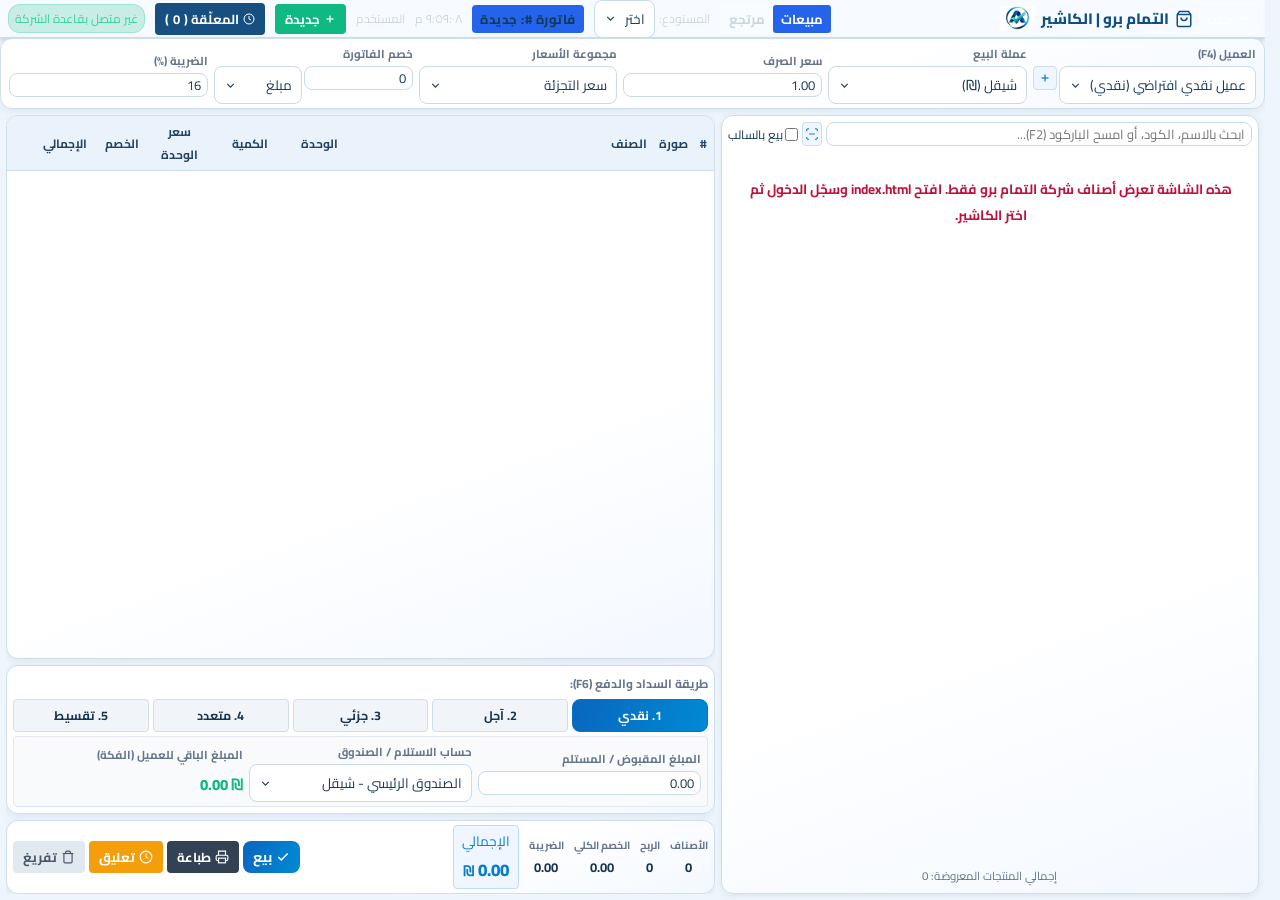
<file: pos-v44.html>
<!DOCTYPE html>
<html lang="ar" dir="rtl">
<head>
    <script>if(window.parent!==window)document.documentElement.classList.add('w45-embedded');</script>
    <style>html.w45-embedded .app-header{display:none!important}html.w45-embedded body{height:100dvh!important;min-height:0!important}</style>
    <meta charset="UTF-8">
    <meta name="viewport" content="width=device-width, initial-scale=1.0">
    <title>نظام نقطة البيع الذكي POS ERP</title>
    <style>@font-face{font-family:Cairo;src:url("cairo.ttf") format("truetype");font-display:swap}</style>
    <style>
        :root {
            --primary: #1d4ed8;
            --primary-hover: #1e40af;
            --primary-light: #eff6ff;
            --dark-blue: #0f172a;
            --nav-blue: #1e3a8a;
            --bg-body: #f1f5f9;
            --bg-card: #ffffff;
            --border-color: #cbd5e1;
            --text-main: #0f172a;
            --text-muted: #64748b;
            --success: #10b981;
            --warning: #f59e0b;
            --danger: #ef4444;
            --gray-btn: #f1f5f9;
        }

        * {
            box-sizing: border-box;
            margin: 0;
            padding: 0;
            font-family: 'Cairo', sans-serif;
            user-select: none;
        }

        body {
            background-color: var(--bg-body);
            color: var(--text-main);
            height: 100vh;
            overflow: hidden;
            display: flex;
            flex-direction: column;
            font-size: 13.5px;
        }

        /* --- الهيدر العلوي --- */
        .app-header {
            background: linear-gradient(90deg, #0f172a 0%, #1e3a8a 100%);
            color: white;
            padding: 3px 8px;
            display: flex;
            align-items: center;
            justify-content: space-between;
            height: 38px;
            box-shadow: 0 2px 4px rgba(0,0,0,0.15);
            flex-shrink: 0;
        }

        .header-brand {
            display: flex;
            align-items: center;
            gap: 6px;
            font-weight: 800;
            font-size: 15px;
        }

        .brand-badge {
            background: #2563eb;
            padding: 1px 6px;
            border-radius: 3px;
            font-size: 12px;
        }

        .header-info-group {
            display: flex;
            align-items: center;
            gap: 10px;
        }

        .invoice-type-toggle {
            display: flex;
            background: rgba(255,255,255,0.1);
            border-radius: 4px;
            padding: 1px;
        }

        .inv-type-btn {
            background: transparent;
            border: none;
            color: #cbd5e1;
            padding: 2px 8px;
            font-size: 13px;
            font-weight: 700;
            border-radius: 3px;
            cursor: pointer;
            transition: all 0.15s;
        }

        .inv-type-btn.active {
            background: #2563eb;
            color: white;
        }

        .select-header {
            background: rgba(255,255,255,0.15);
            border: 1px solid rgba(255,255,255,0.2);
            color: white;
            padding: 2px 6px;
            border-radius: 4px;
            font-size: 13px;
            outline: none;
        }

        .select-header option {
            background: #0f172a;
            color: white;
        }

        .inv-num-badge {
            background: #2563eb;
            padding: 2px 8px;
            border-radius: 4px;
            font-weight: 700;
            letter-spacing: 0.5px;
            font-size: 13px;
        }

        .status-pill {
            display: flex;
            align-items: center;
            gap: 4px;
            background: rgba(16, 185, 129, 0.2);
            color: #34d399;
            padding: 2px 6px;
            border-radius: 12px;
            font-size: 12px;
            border: 1px solid rgba(52, 211, 153, 0.3);
        }

        .status-dot {
            width: 5px;
            height: 5px;
            background-color: #34d399;
            border-radius: 50%;
        }

        .btn-new-inv {
            background: #10b981;
            color: white;
            border: none;
            padding: 3px 10px;
            border-radius: 4px;
            font-weight: 700;
            cursor: pointer;
            font-size: 13px;
            display: flex;
            align-items: center;
            gap: 4px;
        }

        .btn-new-inv:hover { background: #059669; }

        .btn-hold-list {
            background: #f59e0b;
            color: white;
            border: none;
            padding: 3px 8px;
            border-radius: 4px;
            font-weight: 700;
            cursor: pointer;
            font-size: 13px;
            display: flex;
            align-items: center;
            gap: 4px;
        }

        /* --- منطقة بيانات الفاتورة --- */
        .invoice-meta-bar {
            background: #ffffff;
            border-bottom: 1px solid var(--border-color);
            padding: 4px 8px;
            display: grid;
            grid-template-columns: repeat(6, 1fr);
            gap: 6px;
            align-items: center;
            flex-shrink: 0;
        }

        .form-group {
            display: flex;
            flex-direction: column;
            gap: 1px;
        }

        .form-group label {
            font-size: 11.5px;
            color: var(--text-muted);
            font-weight: 700;
            white-space: nowrap;
        }

        .form-control {
            height: 24px;
            padding: 1px 6px;
            border: 1px solid var(--border-color);
            border-radius: 4px;
            font-size: 13px;
            outline: none;
            width: 100%;
            background-color: #fff;
        }

        .form-control:focus {
            border-color: var(--primary);
        }

        .input-with-btn {
            display: flex;
            gap: 2px;
        }

        .btn-mini-add {
            background: var(--primary-light);
            color: var(--primary);
            border: 1px solid var(--border-color);
            width: 24px;
            height: 24px;
            border-radius: 4px;
            cursor: pointer;
            font-weight: bold;
            font-size: 14px;
            display: flex;
            align-items: center;
            justify-content: center;
        }

        /* --- جسم التطبيق الرئيسي --- */
        .app-body {
            display: flex;
            flex: 1;
            overflow: hidden;
            gap: 6px;
            padding: 6px;
        }

        /* --- 1. قسم التصنيفات والمنتجات (اليمين) --- */
        .products-section {
            flex: 0.85;
            display: flex;
            flex-direction: column;
            gap: 6px;
            overflow: hidden;
            background: #fff;
            border: 1px solid var(--border-color);
            border-radius: 6px;
            padding: 6px;
            order: 1;
        }

        .search-category-header {
            display: flex;
            flex-direction: column;
            gap: 4px;
        }

        .search-box-row {
            display: flex;
            gap: 4px;
            align-items: center;
        }

        .categories-scroll {
            display: flex;
            gap: 4px;
            overflow-x: auto;
            padding-bottom: 2px;
        }

        .categories-scroll::-webkit-scrollbar { height: 3px; }
        .categories-scroll::-webkit-scrollbar-thumb { background: #cbd5e1; border-radius: 3px; }

        .cat-btn {
            background: #f1f5f9;
            border: 1px solid var(--border-color);
            padding: 3px 8px;
            border-radius: 4px;
            white-space: nowrap;
            font-size: 12.5px;
            font-weight: 700;
            cursor: pointer;
            color: var(--text-main);
            display: flex;
            align-items: center;
            gap: 4px;
        }

        .cat-btn.active {
            background: var(--primary);
            color: white;
            border-color: var(--primary);
        }

        .products-grid {
            flex: 1;
            overflow-y: auto;
            display: grid;
            grid-template-columns: repeat(auto-fill, minmax(110px, 1fr));
            grid-auto-rows: max-content;
            gap: 6px;
            padding-left: 2px;
        }

        .product-card {
            background: #ffffff;
            border: 1px solid var(--border-color);
            border-radius: 6px;
            padding: 4px;
            display: flex;
            flex-direction: column;
            justify-content: space-between;
            cursor: pointer;
            transition: transform 0.1s, border-color 0.1s;
            position: relative;
        }

        .product-card:hover {
            border-color: var(--primary);
            transform: translateY(-1px);
        }

        .product-img {
            width: 100%;
            height: 65px;
            object-fit: cover;
            border-radius: 4px;
            background: #f8fafc;
        }

        .stock-badge {
            position: absolute;
            top: 6px;
            right: 6px;
            background: rgba(15, 23, 42, 0.75);
            color: #fff;
            padding: 1px 4px;
            border-radius: 3px;
            font-size: 10.5px;
            font-weight: 700;
        }

        .product-title {
            font-weight: 700;
            font-size: 12.5px;
            line-height: 1.2;
            margin: 3px 0 1px 0;
            display: -webkit-box;
            -webkit-line-clamp: 2;
            -webkit-box-orient: vertical;
            overflow: hidden;
            height: 25px;
        }

        .product-code {
            font-size: 10.5px;
            color: var(--text-muted);
        }

        .product-footer {
            display: flex;
            align-items: center;
            justify-content: space-between;
            margin-top: 2px;
        }

        .product-price {
            font-weight: 800;
            color: var(--primary);
            font-size: 13px;
        }

        .btn-add-card {
            background: var(--primary-light);
            color: var(--primary);
            border: 1px solid #bfdbfe;
            width: 20px;
            height: 20px;
            border-radius: 4px;
            display: flex;
            align-items: center;
            justify-content: center;
            font-weight: bold;
            font-size: 14px;
        }

        /* --- 2. قسم السلة والدفع (اليسار) --- */
        .cart-checkout-section {
            flex: 1.15;
            display: flex;
            flex-direction: column;
            gap: 6px;
            overflow: hidden;
            min-width: 0;
            order: 2;
        }

        /* جدول السلة */
        .cart-table-wrapper {
            flex: 1;
            background: #fff;
            border: 1px solid var(--border-color);
            border-radius: 6px;
            overflow-y: auto;
            position: relative;
        }

        table.cart-table {
            width: 100%;
            border-collapse: collapse;
            text-align: center;
        }

        table.cart-table th {
            position: sticky;
            top: 0;
            background: #f8fafc;
            color: var(--text-muted);
            font-weight: 700;
            padding: 4px 6px;
            border-bottom: 1px solid var(--border-color);
            font-size: 12px;
            z-index: 2;
        }

        table.cart-table td {
            padding: 3px 4px;
            border-bottom: 1px solid #e2e8f0;
            vertical-align: middle;
        }

        table.cart-table tr:nth-child(even) { background-color: #f8fafc; }

        .qty-control {
            display: flex;
            align-items: center;
            justify-content: center;
            gap: 1px;
        }

        .btn-qty {
            background: #e2e8f0;
            border: none;
            width: 18px;
            height: 18px;
            border-radius: 3px;
            font-weight: bold;
            cursor: pointer;
            font-size: 12px;
            display: flex;
            align-items: center;
            justify-content: center;
        }

        .input-qty {
            width: 32px;
            height: 18px;
            text-align: center;
            border: 1px solid var(--border-color);
            border-radius: 3px;
            font-size: 13px;
            font-weight: bold;
        }

        .select-unit {
            padding: 1px 2px;
            font-size: 12px;
            border-radius: 3px;
            border: 1px solid var(--border-color);
        }

        .btn-delete-row {
            color: var(--danger);
            background: transparent;
            border: none;
            cursor: pointer;
            font-size: 14px;
            padding: 2px 4px;
            display: flex;
            align-items: center;
            justify-content: center;
            margin: 0 auto;
        }

        /* طرق الدفع السريعة */
        .payment-methods-card {
            background: #fff;
            border: 1px solid var(--border-color);
            border-radius: 6px;
            padding: 6px;
            display: flex;
            flex-direction: column;
            gap: 4px;
            flex-shrink: 0;
        }

        .payment-tabs {
            display: flex;
            gap: 4px;
        }

        .pay-tab {
            flex: 1;
            padding: 4px 2px;
            background: #f1f5f9;
            border: 1px solid var(--border-color);
            border-radius: 4px;
            font-size: 12.5px;
            font-weight: 700;
            color: var(--text-main);
            cursor: pointer;
            text-align: center;
            transition: all 0.15s;
        }

        .pay-tab.active {
            background: var(--primary);
            color: white;
            border-color: var(--primary);
        }

        .pay-details-panel {
            background: #f8fafc;
            border: 1px solid #e2e8f0;
            border-radius: 4px;
            padding: 4px 6px;
        }

        .pay-fields-grid {
            display: grid;
            grid-template-columns: repeat(3, 1fr);
            gap: 6px;
            align-items: center;
        }

        /* شريط الإجماليات السفلي والأزرار */
        .action-summary-bar {
            background: #fff;
            border: 1px solid var(--border-color);
            border-radius: 6px;
            padding: 4px 6px;
            display: flex;
            align-items: center;
            justify-content: space-between;
            gap: 6px;
            flex-shrink: 0;
        }

        .totals-inline {
            display: flex;
            align-items: center;
            gap: 10px;
        }

        .total-item {
            display: flex;
            flex-direction: column;
            align-items: center;
        }

        .total-item .lbl {
            font-size: 10.5px;
            color: var(--text-muted);
            font-weight: 700;
        }

        .total-item .val {
            font-size: 13px;
            font-weight: 700;
        }

        .grand-total-box {
            background: #eff6ff;
            border: 1px solid #bfdbfe;
            padding: 2px 8px;
            border-radius: 4px;
            text-align: center;
        }

        .grand-total-box .val {
            font-size: 17px;
            color: var(--primary);
            font-weight: 800;
        }

        .action-btns-group {
            display: flex;
            gap: 4px;
            align-items: center;
        }

        .btn-action {
            height: 32px;
            padding: 0 10px;
            border-radius: 4px;
            border: none;
            font-weight: 700;
            font-size: 13px;
            cursor: pointer;
            display: flex;
            align-items: center;
            gap: 4px;
            transition: all 0.1s;
        }

        .btn-pay-submit {
            background: var(--primary);
            color: white;
            font-size: 14px;
        }

        .btn-pay-submit:hover { background: var(--primary-hover); }

        .btn-print { background: #334155; color: white; }
        .btn-hold { background: #f59e0b; color: white; }
        .btn-clear { background: #e2e8f0; color: #475569; }

        /* --- مودال المعاينة والطباعة --- */
        .modal-overlay {
            position: fixed;
            top: 0;
            left: 0;
            right: 0;
            bottom: 0;
            background: rgba(0,0,0,0.5);
            display: none;
            align-items: center;
            justify-content: center;
            z-index: 100;
        }

        .modal-card {
            background: white;
            border-radius: 8px;
            width: 320px;
            max-height: 90vh;
            overflow-y: auto;
            padding: 12px;
            box-shadow: 0 10px 25px rgba(0,0,0,0.2);
        }

        .thermal-receipt {
            font-family: 'Cairo', sans-serif;
            font-size: 13px;
            color: #000;
            line-height: 1.3;
        }

        .receipt-header {
            text-align: center;
            border-bottom: 1px dashed #000;
            padding-bottom: 6px;
            margin-bottom: 6px;
        }

        .receipt-row {
            display: flex;
            justify-content: space-between;
            margin-bottom: 2px;
        }

        .receipt-divider {
            border-bottom: 1px dashed #000;
            margin: 4px 0;
        }

        @media print {
            body * { visibility: hidden; }
            .thermal-receipt, .thermal-receipt * { visibility: visible; }
            .thermal-receipt {
                position: absolute;
                left: 0;
                top: 0;
                width: 80mm;
            }
        }
    </style>
<link rel="stylesheet" href="v47-thermal.css"><link rel="stylesheet" href="v50-ui.css"><link rel="stylesheet" href="v52-stable.css"><style>@media screen{body .app-header{background:#f7fbff;color:#123857;border-bottom:1px solid #d1dfed}body .header-brand{color:#104f81}body .form-control,body .w50-select-button{border-color:#cbdce9;border-radius:8px}body .payment-methods-card,body .cart-table-wrapper,body .products-section{border-color:#d5e2ed;box-shadow:0 2px 5px #163c6512}body .brand-badge{background:#fff url(watheeq-mark.webp) center/contain no-repeat;color:transparent}}</style><link rel="stylesheet" href="reference-workspaces.css"><style>.btn-held-invoices{background:#174f81;color:white}.action-btns-group{flex-wrap:wrap}</style></head>
<body>

    <!-- 1. الهيدر العلوي المحاسبي -->
    <header class="app-header">
        <div class="header-brand"><button type="button" id="watheeq-return" aria-label="رجوع للنظام" onclick="goBackToWatheeq()" style="border:1px solid #ffffff66;background:#ffffff20;color:white;border-radius:4px;padding:3px 7px;font-family:inherit;font-size:13px;cursor:pointer;display:flex;align-items:center;gap:4px"><svg width="13" height="13" viewBox="0 0 24 24" fill="none" stroke="currentColor" stroke-width="2"><path d="M5 12h14m-7-7 7 7-7 7"/></svg>رجوع</button>
            <svg width="18" height="18" viewBox="0 0 24 24" fill="none" stroke="currentColor" stroke-width="2"><path d="M6 2L3 6v14a2 2 0 0 0 2 2h14a2 2 0 0 0 2-2V6l-3-4z"></path><line x1="3" y1="6" x2="21" y2="6"></line><path d="M16 10a4 4 0 0 1-8 0"></path></svg>
            <span>التمام برو | الكاشير</span>
            <span class="brand-badge">v4.4</span>
        </div>

        <div class="header-info-group">
            <div class="invoice-type-toggle">
                <button class="inv-type-btn active" id="btn-sales" onclick="setInvoiceType('sales')">مبيعات</button>
                <button class="inv-type-btn" id="btn-return" onclick="setInvoiceType('return')">مرتجع</button>
            </div>

            <div style="display: flex; align-items: center; gap: 4px;">
                <label style="font-size: 12px; color: #cbd5e1;">المستودع:</label>
                <select class="select-header" id="warehouse-select">
                    
                </select>
            </div>

            <div class="inv-num-badge">فاتورة #: <span id="inv-number-disp">جديدة</span></div>
            <div style="font-size: 12px; color: #cbd5e1;" id="live-clock">12:00:00 ص</div>
            <div style="font-size: 12px; color: #cbd5e1;">المستخدم</div>

            <button class="btn-new-inv" onclick="createNewInvoice()">
                <svg width="12" height="12" viewBox="0 0 24 24" fill="none" stroke="currentColor" stroke-width="2.5"><line x1="12" y1="5" x2="12" y2="19"></line><line x1="5" y1="12" x2="19" y2="12"></line></svg>
                جديدة
            </button>
            
            <button class="btn-action btn-held-invoices" onclick="showHoldList()">
                <svg width="12" height="12" viewBox="0 0 24 24" fill="none" stroke="currentColor" stroke-width="2"><circle cx="12" cy="12" r="10"></circle><polyline points="12 6 12 12 16 14"></polyline></svg>
                المعلّقة (<span id="hold-count">0</span>)
            </button><div class="status-pill"><div class="status-dot"></div> متصل</div>
        </div>
    </header>

    <!-- 2. منطقة بيانات الفاتورة المدمجة -->
    <section class="invoice-meta-bar">
        <div class="form-group">
            <label>العميل (F4)</label>
            <div class="input-with-btn">
                <select class="form-control" id="customer-select">
                    <option value="cash">عميل نقدي افتراضي (نقدي)</option>
                    
                </select>
                <button class="btn-mini-add">
                    <svg width="12" height="12" viewBox="0 0 24 24" fill="none" stroke="currentColor" stroke-width="2.5"><line x1="12" y1="5" x2="12" y2="19"></line><line x1="5" y1="12" x2="19" y2="12"></line></svg>
                </button>
            </div>
        </div>

        <div class="form-group">
            <label>عملة البيع</label>
            <div class="input-with-btn">
                <select class="form-control" id="currency-select" onchange="updateCurrency()">
                    <option value="ILS">شيقل (₪)</option>
                    <option value="USD">دولار ($)</option>
                    <option value="JOD">دينار (JOD)</option>
                </select>
            </div>
        </div>

        <div class="form-group">
            <label>سعر الصرف</label>
            <input type="number" class="form-control" id="exchange-rate" value="1.00" step="0.01" readonly>
        </div>

        <div class="form-group">
            <label>مجموعة الأسعار</label>
            <select class="form-control">
                <option>سعر التجزئة</option>
                <option>سعر الجملة</option>
            </select>
        </div>

        <div class="form-group">
            <label>خصم الفاتورة</label>
            <div style="display: flex; gap: 2px;">
                <input type="number" class="form-control" id="inv-discount" value="0" oninput="renderCart()">
                <select class="form-control" id="inv-discount-type" style="width: 100px; min-width:100px;" onchange="renderCart()">
                    <option value="val">مبلغ</option>
                    <option value="pct">%</option>
                </select>
            </div>
        </div>

        <div class="form-group">
            <label>الضريبة (%)</label>
            <input type="number" class="form-control" id="tax-rate" value="16" oninput="renderCart()">
        </div>
    </section>

    <!-- 3. جسم التطبيق الرئيسي -->
    <main class="app-body">

        <!-- القسم الأيمن: التصنيفات والمنتجات -->
        <section class="products-section">
            <div class="search-category-header">
                <div class="search-box-row">
                    <input type="text" class="form-control" id="product-search" placeholder="ابحث بالاسم، الكود، أو امسح الباركود (F2)..." oninput="filterProducts()">
                    <button class="btn-mini-add" title="ماسح الباركود">
                        <svg width="14" height="14" viewBox="0 0 24 24" fill="none" stroke="currentColor" stroke-width="2"><path d="M3 7V5a2 2 0 0 1 2-2h2"></path><path d="M17 3h2a2 2 0 0 1 2 2v2"></path><path d="M21 17v2a2 2 0 0 1-2 2h-2"></path><path d="M7 21H5a2 2 0 0 1-2-2v-2"></path><line x1="7" y1="12" x2="17" y2="12"></line></svg>
                    </button>
                    <label style="display: flex; align-items: center; gap: 2px; font-size: 12px; white-space: nowrap;">
                        <input type="checkbox" id="allow-negative"> بيع بالسالب
                    </label>
                </div>

                <div class="categories-scroll" id="categories-container">
                    <!-- تصنيفات تتولد برمجياً -->
                </div>
            </div>

            <div class="products-grid" id="products-grid">
                <!-- بطاقات المنتجات تتولد برمجياً -->
            </div>

            <div style="font-size: 11.5px; color: var(--text-muted); text-align: center;">
                إجمالي المنتجات المعروضة: <span id="prod-count-disp">0</span>
            </div>
        </section>

        <!-- القسم الأيسر: السلة والدفع والتحكم -->
        <section class="cart-checkout-section">
            
            <!-- جدول السلة -->
            <div class="cart-table-wrapper">
                <table class="cart-table">
                    <thead>
                        <tr>
                            <th style="width: 20px;">#</th>
                            <th style="width: 32px;">صورة</th>
                            <th style="text-align: right;">الصنف</th>
                            <th style="width: 65px;">الوحدة</th>
                            <th style="width: 75px;">الكمية</th>
                            <th style="width: 65px;">سعر الوحدة</th>
                            <th style="width: 50px;">الخصم</th>
                            <th style="width: 65px;">الإجمالي</th>
                            <th style="width: 25px;"></th>
                        </tr>
                    </thead>
                    <tbody id="cart-rows">
                        <!-- تُضاف العناصر هنا ديناميكياً -->
                    </tbody>
                </table>
            </div>

            <!-- طرق الدفع السريعة -->
            <div class="payment-methods-card">
                <div style="display: flex; justify-content: space-between; align-items: center;">
                    <span style="font-weight: 700; color: var(--text-muted); font-size: 12px;">طريقة السداد والدفع (F6):</span>
                </div>
                <div class="payment-tabs">
                    <button class="pay-tab active" onclick="switchPayMethod('cash', this)">1. نقدي</button>
                    <button class="pay-tab" onclick="switchPayMethod('credit', this)">2. آجل</button>
                    <button class="pay-tab" onclick="switchPayMethod('partial', this)">3. جزئي</button>
                    <button class="pay-tab" onclick="switchPayMethod('multi', this)">4. متعدد</button>
                    <button class="pay-tab" onclick="switchPayMethod('installment', this)">5. تقسيط</button>
                </div>

                <div class="pay-details-panel" id="pay-panel-content">
                    <!-- محتوى الديناميكي لطريقة الدفع -->
                </div>
            </div>

            <!-- شريط الإجماليات والأزرار السفلي -->
            <div class="action-summary-bar">
                <div class="totals-inline">
                    <div class="total-item">
                        <span class="lbl">الأصناف</span>
                        <span class="val" id="lbl-count">0</span>
                    </div>
                    <div class="total-item">
                        <span class="lbl">الربح</span>
                        <span class="val" id="lbl-qty">0</span>
                    </div>
                    <div class="total-item">
                        <span class="lbl">الخصم الكلي</span>
                        <span class="val" id="lbl-discount">0.00</span>
                    </div>
                    <div class="total-item">
                        <span class="lbl">الضريبة</span>
                        <span class="val" id="lbl-tax">0.00</span>
                    </div>
                    <div class="grand-total-box">
                        <span class="lbl" style="color: var(--primary);">الإجمالي</span>
                        <div class="val"><span id="lbl-grand-total">0.00</span> <small id="curr-symbol">₪</small></div>
                    </div>
                </div>

                <div class="action-btns-group">
                    <button class="btn-action btn-pay-submit" onclick="submitInvoice()">
                        <svg width="14" height="14" fill="none" stroke="currentColor" stroke-width="2.5" viewBox="0 0 24 24"><polyline points="20 6 9 17 4 12"></polyline></svg>
                        بيع
                    </button>
                    
                    <button class="btn-action btn-print" onclick="previewPrint()">
                        <svg width="14" height="14" fill="none" stroke="currentColor" stroke-width="2" viewBox="0 0 24 24"><polyline points="6 9 6 2 18 2 18 9"></polyline><path d="M6 18H4a2 2 0 0 1-2-2v-5a2 2 0 0 1 2-2h16a2 2 0 0 1 2 2v5a2 2 0 0 1-2 2h-2"></path><rect x="6" y="14" width="12" height="8"></rect></svg>
                        طباعة
                    </button>
                    <button class="btn-action btn-hold" onclick="holdInvoice()">
                        <svg width="14" height="14" fill="none" stroke="currentColor" stroke-width="2" viewBox="0 0 24 24"><circle cx="12" cy="12" r="10"></circle><polyline points="12 6 12 12 16 14"></polyline></svg>
                        تعليق
                    </button>
                    <button class="btn-action btn-clear" onclick="clearCart()">
                        <svg width="14" height="14" fill="none" stroke="currentColor" stroke-width="2" viewBox="0 0 24 24"><polyline points="3 6 5 6 21 6"></polyline><path d="M19 6v14a2 2 0 0 1-2 2H7a2 2 0 0 1-2-2V6m3 0V4a2 2 0 0 1 2-2h4a2 2 0 0 1 2 2v2"></path></svg>
                        تفريغ
                    </button>
                </div>
            </div>

        </section>

    </main>

    <!-- مودال المعاينة والطباعة -->
    <div class="modal-overlay" id="print-modal">
        <div class="modal-card">
            <div class="thermal-receipt" id="receipt-content">
                <!-- محتوى الفاتورة الحرارية -->
            </div>
            <div style="margin-top: 10px; display: flex; gap: 4px;">
                <button class="btn-action btn-pay-submit" style="flex: 1;" onclick="window.print()">طباعة الفاتورة</button>
                <button class="btn-action btn-clear" onclick="closeModal()">إغلاق</button>
            </div>
        </div>
    </div>

    <script>
        // --- 1. البيانات التجريبية للمنتجات ---
        const demoProducts = []; // يُملأ حصراً من بيانات شركة التمام برو

        // أيقونات SVG للتصنيفات
        const categories = []; // تُملأ حصراً من تصنيفات الشركة

        // --- 2. حالة التطبيق (State) ---
        let currentCart = [];
        let currentCategory = 'all';
        let currentPayMethod = 'cash';
        let invoiceType = 'sales';
        let multiPayAccounts = [{ id: 1, name: 'الصندوق الرئيسي', curr: 'ILS', amount: 0 }];
        let heldInvoices = [];

        // --- 3. تهيئة الصفحة ---
        window.addEventListener('DOMContentLoaded', () => {
            renderCategories();
            renderProducts();
            switchPayMethod('cash');
            startClock();


            window.addEventListener('keydown', handleShortcuts);
        });

        function startClock() {
            setInterval(() => {
                const now = new Date();
                document.getElementById('live-clock').innerText = now.toLocaleTimeString('ar-EG');
            }, 1000);
        }

        // --- 4. إدارة التصنيفات والمنتجات ---
        function renderCategories() {
            const container = document.getElementById('categories-container');
            container.innerHTML = categories.map(cat => `
                <button class="cat-btn ${cat.id === currentCategory ? 'active' : ''}" onclick="selectCategory('${cat.id}')">
                    ${cat.icon} ${cat.name}
                </button>
            `).join('');
        }

        function selectCategory(catId) {
            currentCategory = catId;
            renderCategories();
            renderProducts();
        }

        function renderProducts() {
            const grid = document.getElementById('products-grid');
            const search = document.getElementById('product-search').value.toLowerCase();

            const filtered = demoProducts.filter(p => {
                const matchesCat = (currentCategory === 'all' || p.category === currentCategory);
                const matchesSearch = p.name.toLowerCase().includes(search) || p.code.toLowerCase().includes(search);
                return matchesCat && matchesSearch;
            });

            document.getElementById('prod-count-disp').innerText = filtered.length;

            grid.innerHTML = filtered.map(p => {
                const isOut = p.stock <= 0 && !document.body.classList.contains('w54-purchase');
                return `
                    <div class="product-card" onclick="addToCartById(${p.id})">
                        <span class="stock-badge" style="${isOut ? 'background: var(--danger);' : ''}">
                            ${isOut ? 'نفد المخزون' : 'متاح: ' + p.stock + ' ' + p.unit}
                        </span>
                        <img src="${p.img}" class="product-img" alt="${p.name}" onerror="this.src='https://via.placeholder.com/120'">
                        <div class="product-title">${p.name}</div>
                        <div class="product-code">${p.code}</div>
                        <div class="product-footer">
                            <span class="product-price">₪ ${p.price.toFixed(2)}</span>
                            <div class="btn-add-card">
                                <svg width="10" height="10" viewBox="0 0 24 24" fill="none" stroke="currentColor" stroke-width="3"><line x1="12" y1="5" x2="12" y2="19"></line><line x1="5" y1="12" x2="19" y2="12"></line></svg>
                            </div>
                        </div>
                    </div>
                `;
            }).join('');
        }

        function filterProducts() { renderProducts(); }

        function addToCartById(id) {
            const prod = demoProducts.find(p => p.id === id);
            if (prod) addToCart(prod);
        }

        // --- 5. إدارة سلة المبيعات ---
        function addToCart(product) {
            const allowNegative = document.getElementById('allow-negative').checked;
            if (product.stock <= 0 && !allowNegative) {
                alert('عذراً، الصنف نفد من المخزون وغير مسموح بالبيع بالسالب!');
                return;
            }

            const existingIndex = currentCart.findIndex(item => item.id === product.id && item.selectedUnit === product.unit);

            if (existingIndex > -1) {
                currentCart[existingIndex].qty += 1;
            } else {
                currentCart.push({
                    id: product.id,
                    code: product.code,
                    name: product.name,
                    img: product.img,
                    selectedUnit: product.unit,
                    units: product.units,
                    price: product.price,
                    discount: 0,
                    qty: 1,
                    stock: product.stock
                });
            }

            renderCart();
        }

        function renderCart() {
            const tbody = document.getElementById('cart-rows');
            
            if (currentCart.length === 0) {
                tbody.innerHTML = `<tr><td colspan="9" style="padding: 20px; color: var(--text-muted);">السلة فارغة. انقر على المنتجات لإضافتها.</td></tr>`;
                updateTotals(0, 0, 0, 0);
                return;
            }

            let subtotal = 0;
            let totalQty = 0;

            tbody.innerHTML = currentCart.map((item, index) => {
                const itemTotal = (item.qty * item.price) - item.discount;
                subtotal += itemTotal;
                totalQty += item.qty;

                const unitOptions = item.units.map(u => `<option value="${u.name}" ${u.name === item.selectedUnit ? 'selected' : ''}>${u.name}</option>`).join('');

                return `
                    <tr>
                        <td>${index + 1}</td>
                        <td><img src="${item.img}" style="width: 22px; height: 22px; border-radius: 3px; object-fit: cover;"></td>
                        <td style="text-align: right; font-weight: 700;">${item.name}</td>
                        <td>
                            <select class="select-unit" onchange="changeItemUnit(${index}, this.value)">
                                ${unitOptions}
                            </select>
                        </td>
                        <td>
                            <div class="qty-control">
                                <button class="btn-qty" onclick="changeQty(${index}, -1)">-</button>
                                <input type="number" class="input-qty" value="${item.qty}" min="1" onchange="updateQtyInput(${index}, this.value)">
                                <button class="btn-qty" onclick="changeQty(${index}, 1)">+</button>
                            </div>
                        </td>
                        <td>
                            <input type="number" style="width: 45px; text-align: center; border: 1px solid var(--border-color); border-radius:3px;" value="${item.price.toFixed(2)}" onchange="updatePriceInput(${index}, this.value)">
                        </td>
                        <td>
                            <input type="number" style="width: 38px; text-align: center; border: 1px solid var(--border-color); border-radius:3px;" value="${item.discount}" onchange="updateDiscountInput(${index}, this.value)">
                        </td>
                        <td style="font-weight: 700; color: var(--primary);">₪ ${itemTotal.toFixed(2)}</td>
                        <td>
                            <button class="btn-delete-row" onclick="removeItem(${index})">
                                <svg width="12" height="12" viewBox="0 0 24 24" fill="none" stroke="currentColor" stroke-width="2.5"><line x1="18" y1="6" x2="6" y2="18"></line><line x1="6" y1="6" x2="18" y2="18"></line></svg>
                            </button>
                        </td>
                    </tr>
                `;
            }).join('');

            const invDiscountVal = parseFloat(document.getElementById('inv-discount').value) || 0;
            const invDiscountType = document.getElementById('inv-discount-type').value;
            let totalDiscount = invDiscountVal;
            if (invDiscountType === 'pct') {
                totalDiscount = (subtotal * invDiscountVal) / 100;
            }

            const afterDiscount = Math.max(0, subtotal - totalDiscount);
            const taxRate = parseFloat(document.getElementById('tax-rate').value) || 0;
            const taxVal = (afterDiscount * taxRate) / 100;
            const grandTotal = afterDiscount + taxVal;

            updateTotals(currentCart.length, totalQty, totalDiscount, taxVal, grandTotal);
        }

        function changeQty(index, delta) {
            if (currentCart[index].qty + delta > 0) {
                currentCart[index].qty += delta;
                renderCart();
            }
        }

        function updateQtyInput(index, val) {
            const q = parseFloat(val);
            if (q > 0) {
                currentCart[index].qty = q;
                renderCart();
            }
        }

        function updatePriceInput(index, val) {
            const p = parseFloat(val);
            if (p >= 0) {
                currentCart[index].price = p;
                renderCart();
            }
        }

        function updateDiscountInput(index, val) {
            const d = parseFloat(val);
            if (d >= 0) {
                currentCart[index].discount = d;
                renderCart();
            }
        }

        function changeItemUnit(index, newUnitName) {
            const item = currentCart[index];
            const uObj = item.units.find(u => u.name === newUnitName);
            if (uObj) {
                item.selectedUnit = newUnitName;
                item.price = uObj.price;
                renderCart();
            }
        }

        function removeItem(index) {
            currentCart.splice(index, 1);
            renderCart();
        }

        function clearCart() {
            if (currentCart.length > 0 && confirm('هل أنت تأكد من تفريغ كافة عناصر السلة؟')) {
                currentCart = [];
                renderCart();
            }
        }

        function updateTotals(count, qty, discount, tax, grandTotal = 0) {
            document.getElementById('lbl-count').innerText = count;
            document.getElementById('lbl-qty').innerText = qty;
            document.getElementById('lbl-discount').innerText = discount.toFixed(2);
            document.getElementById('lbl-tax').innerText = tax.toFixed(2);
            document.getElementById('lbl-grand-total').innerText = grandTotal.toFixed(2);

            const cashInput = document.getElementById('cash-received');
            if (cashInput && currentPayMethod === 'cash') {
                cashInput.value = grandTotal.toFixed(2);
                calcCashReturn();
            }
        }

        // --- 6. طرق الدفع الخمس بالكامل ---
        function switchPayMethod(method, btnElement) {
            currentPayMethod = method;
            if (btnElement) {
                document.querySelectorAll('.pay-tab').forEach(b => b.classList.remove('active'));
                btnElement.classList.add('active');
            }

            const panel = document.getElementById('pay-panel-content');
            const grandTotal = parseFloat(document.getElementById('lbl-grand-total').innerText) || 0;

            if (method === 'cash') {
                panel.innerHTML = `
                    <div class="pay-fields-grid">
                        <div class="form-group">
                            <label>المبلغ المقبوض / المستلم</label>
                            <input type="number" class="form-control" id="cash-received" value="${grandTotal.toFixed(2)}" oninput="calcCashReturn()">
                        </div>
                        <div class="form-group">
                            <label>حساب الاستلام / الصندوق</label>
                            <select class="form-control">
                                <option>الصندوق الرئيسي - شيقل</option>
                                <option>صندوق المبيعات السريعة</option>
                            </select>
                        </div>
                        <div class="form-group">
                            <label>المبلغ الباقي للعميل (الفكة)</label>
                            <div style="font-size: 15px; font-weight: 800; color: var(--success); padding-top: 3px;" id="cash-return-val">₪ 0.00</div>
                        </div>
                    </div>
                `;
            } else if (method === 'credit') {
                panel.innerHTML = `
                    <div class="pay-fields-grid">
                        <div class="form-group">
                            <label>المبلغ المستحق (آجل)</label>
                            <input type="text" class="form-control" value="₪ ${grandTotal.toFixed(2)}" readonly style="font-weight:bold; color:var(--danger);">
                        </div>
                        <div class="form-group">
                            <label>تاريخ الاستحقاق</label>
                            <input type="date" class="form-control" value="${getFutureDate(30)}">
                        </div>
                        <div class="form-group">
                            <label>ملاحظات الدين</label>
                            <input type="text" class="form-control" placeholder="ذمة على العميل...">
                        </div>
                    </div>
                `;
            } else if (method === 'partial') {
                const half = (grandTotal / 2).toFixed(2);
                panel.innerHTML = `
                    <div class="pay-fields-grid">
                        <div class="form-group">
                            <label>المبلغ المدفوع (نقداً)</label>
                            <input type="number" class="form-control" id="partial-paid" value="${half}" oninput="calcPartial()">
                        </div>
                        <div class="form-group">
                            <label>المبلغ المتبقي (دين)</label>
                            <input type="text" class="form-control" id="partial-rem" value="₪ ${(grandTotal - half).toFixed(2)}" readonly style="font-weight:bold; color:var(--danger);">
                        </div>
                        <div class="form-group">
                            <label>تاريخ استحقاق الباقي</label>
                            <input type="date" class="form-control" value="${getFutureDate(15)}">
                        </div>
                    </div>
                `;
            } else if (method === 'multi') {
                panel.innerHTML = `
                    <div style="display:flex; justify-content:space-between; align-items:center; margin-bottom:4px;">
                        <span style="font-weight:700; font-size:12px;">توزيع المبلغ:</span>
                        <button class="btn-mini-add" style="width:auto; padding:0 6px; font-size:12px;" onclick="addMultiPayRow()">+ حساب</button>
                    </div>
                    <div id="multi-pay-list" style="display:flex; flex-direction:column; gap:3px;">
                    </div>
                    <div style="margin-top:4px; font-weight:700; display:flex; justify-content:space-between; font-size:12px;">
                        <span>مجموع المدفوع: <strong id="multi-total-paid" style="color:var(--primary);">₪ 0.00</strong></span>
                        <span>المتبقي: <strong id="multi-remaining" style="color:var(--danger);">₪ ${grandTotal.toFixed(2)}</strong></span>
                    </div>
                `;
                renderMultiPayRows();
            } else if (method === 'installment') {
                const down = (grandTotal * 0.2).toFixed(2);
                panel.innerHTML = `
                    <div class="pay-fields-grid">
                        <div class="form-group">
                            <label>الدفعة الأولى</label>
                            <input type="number" class="form-control" id="inst-down" value="${down}" oninput="calcInstallments()">
                        </div>
                        <div class="form-group">
                            <label>عدد الأقساط</label>
                            <input type="number" class="form-control" id="inst-count" value="4" min="1" oninput="calcInstallments()">
                        </div>
                        <div class="form-group">
                            <label>قيمة القسط الشهري</label>
                            <input type="text" class="form-control" id="inst-val" readonly style="font-weight:bold; color:var(--primary);">
                        </div>
                    </div>
                `;
                calcInstallments();
            }
        }

        function calcCashReturn() {
            const grandTotal = parseFloat(document.getElementById('lbl-grand-total').innerText) || 0;
            const received = parseFloat(document.getElementById('cash-received').value) || 0;
            const ret = Math.max(0, received - grandTotal);
            document.getElementById('cash-return-val').innerText = `₪ ${ret.toFixed(2)}`;
        }

        function calcPartial() {
            const grandTotal = parseFloat(document.getElementById('lbl-grand-total').innerText) || 0;
            const paid = parseFloat(document.getElementById('partial-paid').value) || 0;
            const rem = Math.max(0, grandTotal - paid);
            document.getElementById('partial-rem').value = `₪ ${rem.toFixed(2)}`;
        }

        function renderMultiPayRows() {
            const container = document.getElementById('multi-pay-list');
            if (!container) return;

            container.innerHTML = multiPayAccounts.map((acc, idx) => `
                <div style="display:flex; gap:4px; align-items:center;">
                    <select class="form-control" style="flex:1.2;">
                        <option>الصندوق الرئيسي</option>
                        <option>بنك فلسطين - شيكات</option>
                        <option>دفع إلكتروني / بطاقة</option>
                    </select>
                    <input type="number" class="form-control" style="flex:1;" value="${acc.amount}" placeholder="المبلغ" oninput="multiPayAccounts[${idx}].amount = parseFloat(this.value)||0; calcMultiPay();">
                    ${idx > 0 ? `<button class="btn-delete-row" onclick="multiPayAccounts.splice(${idx},1); renderMultiPayRows(); calcMultiPay();"><svg width="12" height="12" viewBox="0 0 24 24" fill="none" stroke="currentColor" stroke-width="2.5"><line x1="18" y1="6" x2="6" y2="18"></line><line x1="6" y1="6" x2="18" y2="18"></line></svg></button>` : ''}
                </div>
            `).join('');
            calcMultiPay();
        }

        function addMultiPayRow() {
            multiPayAccounts.push({ id: Date.now(), name: 'حساب جديد', curr: 'ILS', amount: 0 });
            renderMultiPayRows();
        }

        function calcMultiPay() {
            const grandTotal = parseFloat(document.getElementById('lbl-grand-total').innerText) || 0;
            const totalPaid = multiPayAccounts.reduce((sum, a) => sum + (a.amount || 0), 0);
            const rem = grandTotal - totalPaid;

            document.getElementById('multi-total-paid').innerText = `₪ ${totalPaid.toFixed(2)}`;
            document.getElementById('multi-remaining').innerText = `₪ ${rem.toFixed(2)}`;
        }

        function calcInstallments() {
            const grandTotal = parseFloat(document.getElementById('lbl-grand-total').innerText) || 0;
            const down = parseFloat(document.getElementById('inst-down').value) || 0;
            const count = parseInt(document.getElementById('inst-count').value) || 1;

            const rem = Math.max(0, grandTotal - down);
            const instVal = rem / count;
            document.getElementById('inst-val').value = `₪ ${instVal.toFixed(2)}`;
        }

        function getFutureDate(days) {
            const d = new Date();
            d.setDate(d.getDate() + days);
            return d.toISOString().split('T')[0];
        }

        // --- 7. عمليات الفاتورة والاعتماد ---
        function setInvoiceType(type) {
            invoiceType = type;
            document.getElementById('btn-sales').classList.toggle('active', type === 'sales');
            document.getElementById('btn-return').classList.toggle('active', type === 'return');
        }

        function createNewInvoice() {
            if (currentCart.length > 0 && !confirm('هل تريد إلغاء الفاتورة الحالية والبدء بفاتورة جديدة؟')) return;
            currentCart = [];
            renderCart();
            const randomNum = Math.floor(1000 + Math.random() * 9000);
            document.getElementById('inv-number-disp').innerText = `INV-2026-${randomNum}`;
        }

        function submitInvoice() {
            if (currentCart.length === 0) {
                alert('السلة فارغة! يرجى إضافة منتجات قبل اعتماد البيع.');
                return;
            }

            const custSelect = document.getElementById('customer-select').value;
            if (currentPayMethod === 'credit' && custSelect === 'cash') {
                alert('تنبيه: يجب اختيار عميل محدد عند البيع الآجل!');
                return;
            }

            const invNum = document.getElementById('inv-number-disp').innerText;
            const total = document.getElementById('lbl-grand-total').innerText;

            alert(`✅ تم حفظ واعتمد الفاتورة بنجاح!\nرقم الفاتورة: ${invNum}\nالإجمالي: ₪ ${total}`);
            
            currentCart = [];
            renderCart();
            createNewInvoice();
        }

        function holdInvoice() {
            if (currentCart.length === 0) {
                alert('السلة فارغة، لا يوجد ما يتم تعليقه!');
                return;
            }

            const holdObj = {
                id: Date.now(),
                invNum: document.getElementById('inv-number-disp').innerText,
                items: [...currentCart],
                time: new Date().toLocaleTimeString('ar-EG')
            };

            heldInvoices.push(holdObj);
            document.getElementById('hold-count').innerText = heldInvoices.length;
            
            currentCart = [];
            renderCart();
            alert('تم تعليق الفاتورة بنجاح.');
        }

        function showHoldList() {
            if (heldInvoices.length === 0) {
                alert('لا توجد فواتير معلقة حالياً.');
                return;
            }

            let msg = "اختر رقم الفاتورة لاستعادتها:\n";
            heldInvoices.forEach((h, i) => {
                msg += `${i + 1}. ${h.invNum} - (${h.items.length} أصناف) - ${h.time}\n`;
            });

            const choice = prompt(msg + "\nأدخل رقم الفاتورة المعلقة (مثال: 1):");
            const idx = parseInt(choice) - 1;

            if (idx >= 0 && idx < heldInvoices.length) {
                currentCart = [...heldInvoices[idx].items];
                heldInvoices.splice(idx, 1);
                document.getElementById('hold-count').innerText = heldInvoices.length;
                renderCart();
            }
        }

        // --- 8. المعاينة والطباعة ---
        function previewPrint() {
            if (currentCart.length === 0) {
                alert('لا يوجد محتوى في السلة للطباعة!');
                return;
            }

            const invNum = document.getElementById('inv-number-disp').innerText;
            const grandTotal = document.getElementById('lbl-grand-total').innerText;
            const tax = document.getElementById('lbl-tax').innerText;

            let html = `
                <div class="receipt-header">
                    <h3 style="margin:0;">شركة القدس للتجارة</h3>
                    <div>فاتورة مبيعات حرارية</div>
                    <small>${new Date().toLocaleString('ar-EG')}</small><br>
                    <strong>رقم: ${invNum}</strong>
                </div>
                <div class="receipt-divider"></div>
            `;

            currentCart.forEach(item => {
                const total = (item.qty * item.price) - item.discount;
                html += `
                    <div class="receipt-row">
                        <span>${item.name} x${item.qty}</span>
                        <span>₪ ${total.toFixed(2)}</span>
                    </div>
                `;
            });

            html += `
                <div class="receipt-divider"></div>
                <div class="receipt-row"><span>الضريبة:</span><span>₪ ${tax}</span></div>
                <div class="receipt-row" style="font-weight:bold; font-size:15px;">
                    <span>الإجمالي الكلي:</span><span>₪ ${grandTotal}</span>
                </div>
                <div class="receipt-divider"></div>
                <div style="text-align:center; font-size:12px; margin-top:6px;">شكراً لتسوقكم معنا!</div>
            `;

            document.getElementById('receipt-content').innerHTML = html;
            document.getElementById('print-modal').style.display = 'flex';
        }

        function closeModal() {
            document.getElementById('print-modal').style.display = 'none';
        }

        function updateCurrency() {
            const curr = document.getElementById('currency-select').value;
            const rateInput = document.getElementById('exchange-rate');
            const currSymbol = document.getElementById('curr-symbol');

            if (curr === 'USD') {
                rateInput.value = '3.65';
                currSymbol.innerText = '$';
            } else if (curr === 'JOD') {
                rateInput.value = '5.10';
                currSymbol.innerText = 'JD';
            } else {
                rateInput.value = '1.00';
                currSymbol.innerText = '₪';
            }
        }

        // --- 9. اختصارات لوحة المفاتيح ---
        function handleShortcuts(e) {
            if (e.key === 'F2') {
                e.preventDefault();
                document.getElementById('product-search').focus();
            } else if (e.key === 'F4') {
                e.preventDefault();
                document.getElementById('customer-select').focus();
            } else if (e.key === 'F8') {
                e.preventDefault();
                holdInvoice();
            } else if (e.key === 'F10') {
                e.preventDefault();
                submitInvoice();
            } else if (e.key === 'F12') {
                e.preventDefault();
                previewPrint();
            }
        }
    </script>
    <script src="v44-bridge-child.js"></script>
    <script src="thermal-qr.js"></script>
    <script src="thermal-core.js"></script>
    <script src="thermal-pos-preview.js"></script>
<script src="v50-selects.js"></script></body>
</html>
</file>
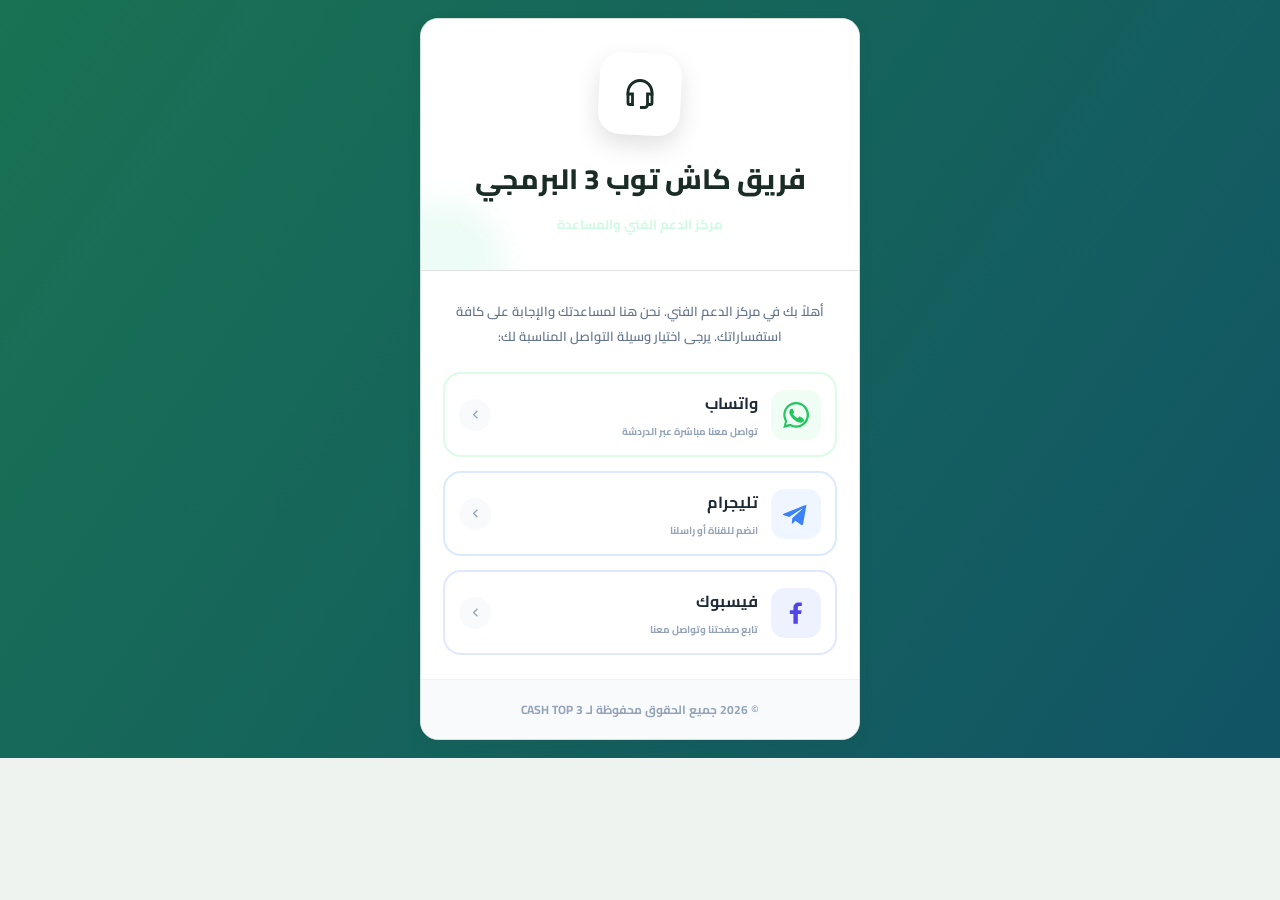
<file: support.html>
<!DOCTYPE html>
<html lang="ar" dir="rtl" class="theme-win10">
<head>
<link rel="stylesheet" href="./card-theme.css?v=21">
<script id="ct-locale-boot">(function(){
 try{
   var l=localStorage.getItem('ct-language')||'ar';
   var rtl=/^(ar|ur|fa|ku|ps|he|yi)$/.test(l);
   document.documentElement.lang=l;
   document.documentElement.dir=rtl?'rtl':'ltr';
   document.documentElement.dataset.ctDirection=rtl?'rtl':'ltr';
   if(l!=='ar')document.documentElement.setAttribute('data-ct-i18n-preparing','1');
 }catch(e){}
})();</script>
<meta charset="UTF-8">
<meta name="viewport" content="width=device-width, initial-scale=1.0, viewport-fit=cover">
<meta name="theme-color" content="#126454">
<title>الدعم الفني - فريق كاش توب 3 البرمجي</title>
<link rel="preconnect" href="https://fonts.googleapis.com">
<link rel="preconnect" href="https://fonts.gstatic.com" crossorigin>
<link href="./offline-fonts.css" rel="stylesheet">
<style>
*{box-sizing:border-box}html,body{margin:0;min-height:100%;font-family:Cairo,Arial,sans-serif}body{background:#f8fafc;color:#1f2937;padding:18px;display:flex;align-items:center;justify-content:center}.card{width:min(100%,440px);background:#fff;border:1px solid #eef2f7;border-radius:28px;overflow:hidden;box-shadow:0 20px 55px rgba(15,23,42,.12)}.head{position:relative;overflow:hidden;text-align:center;padding:34px 24px;background:linear-gradient(135deg,#10b981,#6D28D9);color:#fff}.bubble{position:absolute;border-radius:999px;background:#fff;opacity:.06;filter:blur(14px)}.b1{width:150px;height:150px;right:-55px;top:-60px}.b2{width:130px;height:130px;left:-45px;bottom:-60px;background:#6ee7b7;opacity:.12}.head-icon{position:relative;width:82px;height:82px;margin:0 auto 18px;border-radius:22px;background:rgba(255,255,255,.11);border:1px solid rgba(255,255,255,.22);display:grid;place-items:center;box-shadow:0 10px 24px rgba(0,0,0,.12);transform:rotate(3deg)}.head-icon svg{width:36px;height:36px;transform:rotate(-3deg)}h1{position:relative;margin:0 0 7px;font-size:28px;font-weight:800}.sub{position:relative;color:#d1fae5;font-size:13px;font-weight:700}.body{padding:28px 22px 24px}.intro{margin:0 0 24px;text-align:center;color:#64748b;font-size:13px;line-height:1.9;font-weight:600}.links{display:flex;flex-direction:column;gap:14px}.contact{display:flex;align-items:center;justify-content:space-between;gap:12px;padding:14px;border:2px solid;border-radius:18px;text-decoration:none;background:#fff;transition:.2s transform,.2s box-shadow}.contact:active{transform:scale(.985)}.left{display:flex;align-items:center;gap:13px;min-width:0}.icon{width:50px;height:50px;border-radius:14px;display:grid;place-items:center;flex:none;transition:.2s}.icon svg{width:26px;height:26px}.copy{text-align:right;min-width:0}.copy b{display:block;color:#1f2937;font-size:16px}.copy small{display:block;color:#94a3b8;font-size:10px;font-weight:700;margin-top:4px}.arrow{width:32px;height:32px;border-radius:50%;display:grid;place-items:center;background:#f8fafc;color:#94a3b8;flex:none}.arrow svg{width:15px;height:15px}.wa{border-color:#dcfce7}.wa .icon{background:#f0fdf4;color:#22c55e}.tg{border-color:#dbeafe}.tg .icon{background:#eff6ff;color:#3b82f6}.fb{border-color:#e0e7ff}.fb .icon{background:#eef2ff;color:#4f46e5}.foot{background:#f8fafc;border-top:1px solid #eef2f7;padding:18px;text-align:center;color:#94a3b8;font-size:12px;font-weight:700}.back{position:fixed;top:max(14px,env(safe-area-inset-top));right:14px;width:42px;height:42px;border-radius:14px;border:1px solid #e2e8f0;background:rgba(255,255,255,.92);box-shadow:0 7px 20px rgba(15,23,42,.08);display:grid;place-items:center;color:#475569;text-decoration:none;z-index:3}.back svg{width:20px;height:20px}@media(hover:hover){.contact:hover{transform:translateY(-3px);box-shadow:0 10px 22px rgba(15,23,42,.06)}.wa:hover{border-color:#22c55e}.tg:hover{border-color:#3b82f6}.fb:hover{border-color:#4f46e5}}@media(max-width:360px){body{padding:10px}.body{padding:24px 16px}.head{padding:30px 18px}h1{font-size:23px}}
</style>

<link rel="stylesheet" href="./windows10.css?v=20">
<script src="./windows10-dialogs.js?v=7" defer></script>
<link rel="stylesheet" href="./ct-google-translate.css?v=17">
<script src="./ct-google-translate.js?v=17" defer></script>
</head>
<body class="win10-support">
<main class="card">
  <header class="head"><span class="bubble b1"></span><span class="bubble b2"></span><div class="head-icon"><svg viewBox="0 0 24 24" fill="none" stroke="currentColor" stroke-width="1.9"><path d="M4 13v-2a8 8 0 0 1 16 0v2"/><path d="M4 12h3v7H5a1 1 0 0 1-1-1v-6Zm16 0h-3v7h2a1 1 0 0 0 1-1v-6Z"/><path d="M17 19c0 1.1-.9 2-2 2h-3"/></svg></div><h1>فريق كاش توب 3 البرمجي</h1><div class="sub">مركز الدعم الفني والمساعدة</div></header>
  <section class="body">
    <p class="intro">أهلاً بك في مركز الدعم الفني. نحن هنا لمساعدتك والإجابة على كافة استفساراتك. يرجى اختيار وسيلة التواصل المناسبة لك:</p>
    <div class="links">
      <a class="contact wa" href="https://api.whatsapp.com/send?phone=970597603119" target="_blank" rel="noopener"><span class="left"><span class="icon"><svg viewBox="0 0 24 24" fill="currentColor"><path d="M20.5 3.5A11.8 11.8 0 0 0 12.1 0C5.6 0 .3 5.3.3 11.8c0 2.1.5 4.1 1.6 5.9L.2 24l6.5-1.7a11.8 11.8 0 0 0 5.4 1.4h.1c6.5 0 11.8-5.3 11.8-11.8 0-3.2-1.2-6.1-3.5-8.4Zm-8.3 18.2h-.1a9.8 9.8 0 0 1-5-1.4l-.4-.2-3.8 1 1-3.7-.2-.4a9.8 9.8 0 1 1 8.5 4.7Zm5.4-7.3c-.3-.1-1.8-.9-2.1-1-.3-.1-.5-.1-.7.1-.2.3-.8 1-.9 1.2-.2.2-.3.2-.6.1-1.7-.8-2.8-1.5-3.9-3.4-.3-.5.3-.5.8-1.7.1-.2 0-.4 0-.6l-1-2.4c-.3-.6-.5-.5-.7-.5h-.6c-.2 0-.6.1-.9.4-.3.3-1.2 1.2-1.2 2.9s1.2 3.3 1.4 3.5c.1.2 2.4 3.7 5.9 5.2.8.4 1.5.6 2 .7.8.3 1.6.2 2.2.1.7-.1 1.8-.7 2-1.4.3-.7.3-1.3.2-1.4-.1-.1-.3-.2-.6-.3Z"/></svg></span><span class="copy"><b>واتساب</b><small>تواصل معنا مباشرة عبر الدردشة</small></span></span><span class="arrow"><svg viewBox="0 0 24 24" fill="none" stroke="currentColor" stroke-width="2"><path d="m15 18-6-6 6-6"/></svg></span></a>
      <a class="contact tg" href="https://t.me/Oscar2teaam" target="_blank" rel="noopener"><span class="left"><span class="icon"><svg viewBox="0 0 24 24" fill="currentColor"><path d="M21.9 2.4 18.6 21c-.2 1.3-1 1.6-2.1 1l-5-3.7-2.4 2.3c-.3.3-.5.5-1 .5l.4-5.1 9.2-8.3c.4-.4-.1-.6-.6-.2L5.7 14.7.8 13.2c-1.1-.3-1.1-1.1.2-1.6L20.2 4c.9-.3 1.9.2 1.7-1.6Z"/></svg></span><span class="copy"><b>تليجرام</b><small>انضم للقناة أو راسلنا</small></span></span><span class="arrow"><svg viewBox="0 0 24 24" fill="none" stroke="currentColor" stroke-width="2"><path d="m15 18-6-6 6-6"/></svg></span></a>
      <a class="contact fb" href="https://www.facebook.com/share/1QcVmKWgpn/" target="_blank" rel="noopener"><span class="left"><span class="icon"><svg viewBox="0 0 24 24" fill="currentColor"><path d="M13.7 22v-9h3l.5-3.5h-3.5V7.2c0-1 .3-1.7 1.8-1.7h1.9V2.4c-.3 0-1.5-.1-2.9-.1-2.9 0-4.9 1.8-4.9 5V9.5H6.3V13h3.3v9h4.1Z"/></svg></span><span class="copy"><b>فيسبوك</b><small>تابع صفحتنا وتواصل معنا</small></span></span><span class="arrow"><svg viewBox="0 0 24 24" fill="none" stroke="currentColor" stroke-width="2"><path d="m15 18-6-6 6-6"/></svg></span></a>
    </div>
  </section>
  <footer class="foot">&copy; 2026 جميع الحقوق محفوظة لـ CASH TOP 3</footer>
</main>
</body>
</html>
</file>
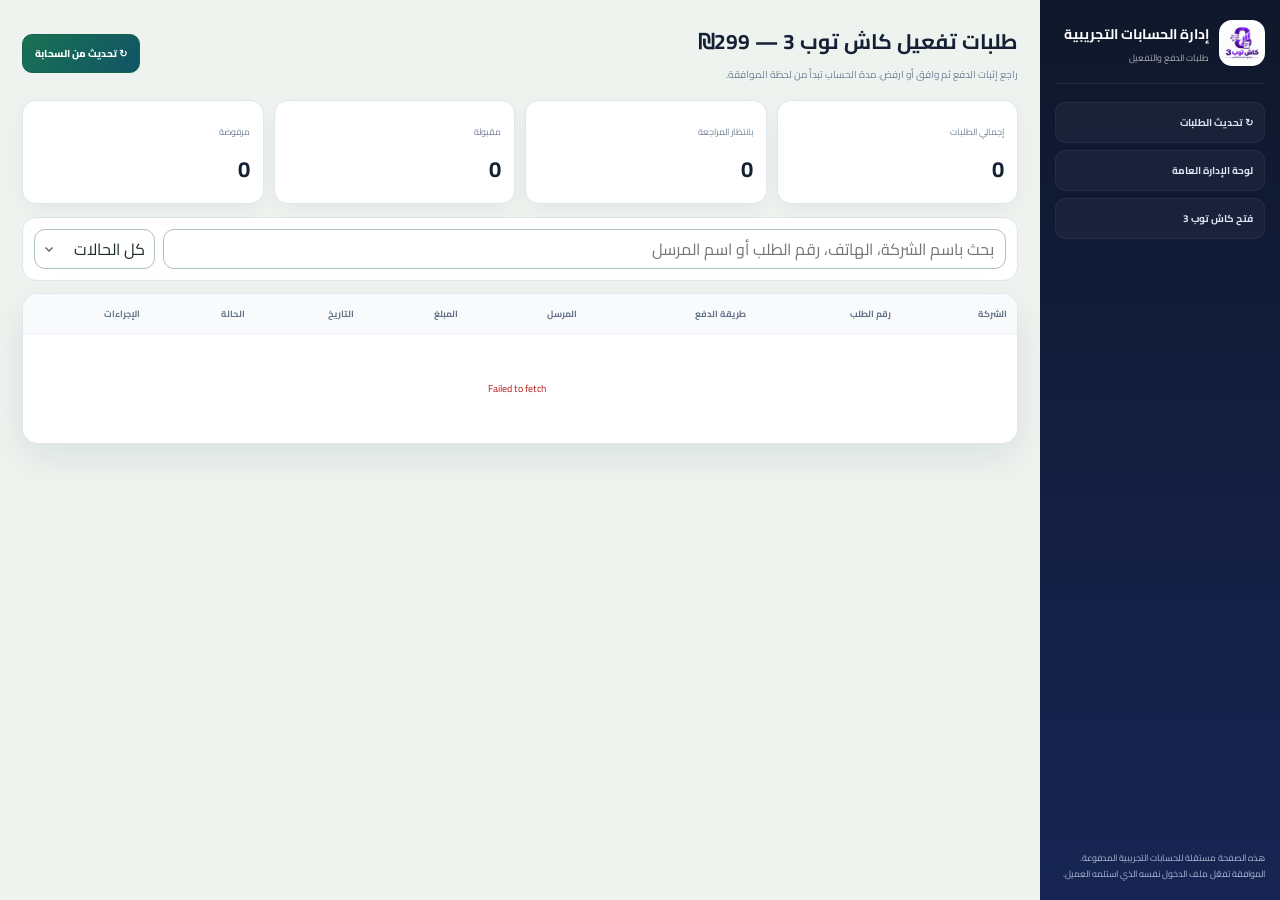
<file: trial-admin.html>
<!doctype html>
<html lang="ar" dir="rtl" class="theme-win10">
<head>
<link rel="stylesheet" href="./card-theme.css?v=21">
<script id="ct-locale-boot">(function(){
 try{
   var l=localStorage.getItem('ct-language')||'ar';
   var rtl=/^(ar|ur|fa|ku|ps|he|yi)$/.test(l);
   document.documentElement.lang=l;
   document.documentElement.dir=rtl?'rtl':'ltr';
   document.documentElement.dataset.ctDirection=rtl?'rtl':'ltr';
   if(l!=='ar')document.documentElement.setAttribute('data-ct-i18n-preparing','1');
 }catch(e){}
})();</script>
<meta charset="utf-8"><meta name="viewport" content="width=device-width,initial-scale=1,viewport-fit=cover"><meta name="theme-color" content="#126454">
<title>إدارة الحسابات التجريبية — كاش توب 3</title><link rel="icon" href="app-icon.png">
<link rel="preconnect" href="https://fonts.googleapis.com"><link rel="preconnect" href="https://fonts.gstatic.com" crossorigin><link href="./offline-fonts.css" rel="stylesheet">
<style>
:root{--navy:#0f172a;--navy2:#172554;--green:#7C3AED;--bg:#f3f6f9;--panel:#fff;--line:#dfe7ee;--text:#142033;--muted:#708095;--red:#dc2626;--amber:#d97706;--blue:#2563eb;--shadow:0 14px 38px rgba(15,23,42,.08)}*{box-sizing:border-box}body{margin:0;background:var(--bg);font-family:Cairo,Tahoma,Arial,sans-serif;color:var(--text)}button,input,select{font:inherit}.shell{min-height:100vh;display:grid;grid-template-columns:240px 1fr}.side{background:linear-gradient(180deg,#0f172a,#172554);color:#fff;padding:20px 15px;position:sticky;top:0;height:100vh}.brand{display:flex;align-items:center;gap:10px;padding-bottom:17px;border-bottom:1px solid rgba(255,255,255,.1)}.brand img{width:46px;height:46px;border-radius:13px;background:#fff;object-fit:contain;padding:3px}.brand b{display:block;font-size:14px}.brand small{display:block;font-size:9px;opacity:.65;margin-top:2px}.nav{margin-top:18px;display:grid;gap:7px}.nav a,.nav button{color:#dce5f3;background:rgba(255,255,255,.04);border:1px solid rgba(255,255,255,.05);border-radius:11px;padding:10px 11px;text-decoration:none;text-align:right;font:700 10px Cairo;cursor:pointer}.nav a:hover,.nav button:hover{background:rgba(255,255,255,.1)}.note{position:absolute;bottom:18px;left:15px;right:15px;font-size:9px;line-height:1.8;color:#a9bad2}.main{padding:22px;min-width:0}.top{display:flex;align-items:center;justify-content:space-between;gap:12px;margin-bottom:16px}.top h1{font-size:21px;margin:0}.top p{font-size:10px;color:var(--muted);margin:4px 0 0}.btn{border:1px solid var(--line);background:#fff;color:var(--text);border-radius:10px;min-height:39px;padding:0 12px;font:800 10px Cairo;cursor:pointer}.btn.primary{background:var(--navy);color:#fff;border-color:var(--navy)}.btn.green{background:var(--green);color:#fff;border-color:var(--green)}.btn.red{background:#fff1f2;color:#be123c;border-color:#fecdd3}.btn.blue{background:#eff6ff;color:#1d4ed8;border-color:#bfdbfe}.stats{display:grid;grid-template-columns:repeat(4,1fr);gap:10px;margin-bottom:13px}.stat{background:#fff;border:1px solid var(--line);border-radius:14px;padding:13px;box-shadow:0 7px 22px rgba(15,23,42,.045)}.stat small{font-size:9px;color:var(--muted)}.stat b{display:block;font-size:22px;margin-top:4px}.filters{display:flex;gap:8px;align-items:center;flex-wrap:wrap;background:#fff;border:1px solid var(--line);border-radius:14px;padding:11px;margin-bottom:12px}.filters input{flex:1;min-width:220px;height:40px;border:1px solid #d8e1ea;border-radius:10px;padding:0 11px;outline:0}.filters select{height:40px;border:1px solid #d8e1ea;border-radius:10px;padding:0 9px;background:#fff}.table-wrap{background:#fff;border:1px solid var(--line);border-radius:16px;overflow:auto;box-shadow:var(--shadow)}table{width:100%;min-width:1000px;border-collapse:collapse}th,td{text-align:right;padding:11px 10px;border-bottom:1px solid #edf1f5;font-size:10px;vertical-align:middle}th{background:#f8fafc;color:#657489;font-size:9px;position:sticky;top:0;z-index:1}tr:last-child td{border-bottom:0}.company{display:flex;align-items:center;gap:8px}.logo{width:38px;height:38px;border-radius:10px;border:1px solid #e5e7eb;object-fit:contain;background:#fff;padding:2px}.company b{display:block;font-size:10px}.company small{display:block;font-size:8px;color:var(--muted);margin-top:2px}.status{display:inline-flex;padding:4px 8px;border-radius:999px;font-weight:900;font-size:8px}.pending{background:#fff7ed;color:#c2410c}.approved{background:#ecfdf5;color:#6D28D9}.rejected{background:#fff1f2;color:#be123c}.setup_error{background:#fef2f2;color:#b91c1c}.row-actions{display:flex;gap:5px;flex-wrap:wrap}.row-actions .btn{min-height:31px;padding:0 8px;font-size:8px}.empty{text-align:center;padding:45px;color:#94a3b8}.toast{position:fixed;left:18px;bottom:18px;z-index:100;background:#0f172a;color:#fff;border-radius:11px;padding:10px 13px;font-size:10px;box-shadow:var(--shadow);display:none}.toast.show{display:block}.toast.ok{background:#6D28D9}.toast.err{background:#991b1b}.modal-back{position:fixed;inset:0;background:rgba(15,23,42,.58);z-index:90;display:none;align-items:center;justify-content:center;padding:15px}.modal-back.show{display:flex}.modal{width:min(520px,100%);max-height:90vh;overflow:auto;background:#fff;border-radius:20px;padding:17px}.modal-head{display:flex;align-items:center;justify-content:space-between;gap:9px;margin-bottom:12px}.modal-head h2{font-size:15px;margin:0}.close{border:0;background:#f1f5f9;width:34px;height:34px;border-radius:9px;cursor:pointer}.proof-img{width:100%;max-height:540px;object-fit:contain;border-radius:14px;background:#f8fafc;border:1px solid #e5e7eb}.details{display:grid;grid-template-columns:1fr 1fr;gap:8px;margin-top:11px}.detail{background:#f8fafc;border-radius:10px;padding:9px}.detail span{display:block;font-size:8px;color:var(--muted)}.detail b{display:block;font-size:10px;margin-top:2px;word-break:break-word}.modal-actions{display:flex;gap:7px;margin-top:12px;flex-wrap:wrap}@media(max-width:900px){.shell{grid-template-columns:1fr}.side{height:auto;position:static;padding:11px 12px}.brand{padding-bottom:10px}.nav{grid-template-columns:repeat(3,1fr);margin-top:10px}.note{display:none}.main{padding:12px}.stats{grid-template-columns:1fr 1fr}.nav a,.nav button{text-align:center;padding:8px 3px}}@media(max-width:520px){.top{align-items:flex-start;flex-direction:column}.stats{grid-template-columns:1fr 1fr}.filters input{min-width:100%}.details{grid-template-columns:1fr}}
</style>

<link rel="stylesheet" href="./windows10.css?v=20">
<script src="./windows10-dialogs.js?v=7" defer></script>
<link rel="stylesheet" href="./ct-google-translate.css?v=17">
<script src="./ct-google-translate.js?v=17" defer></script>
</head>
<body>
<div class="shell"><aside class="side"><div class="brand"><img src="brand-logo.webp" alt=""><div><b>إدارة الحسابات التجريبية</b><small>طلبات الدفع والتفعيل</small></div></div><div class="nav"><button id="refreshSide">↻ تحديث الطلبات</button><a href="admin.html">لوحة الإدارة العامة</a><a href="index.html">فتح كاش توب 3</a></div><div class="note">هذه الصفحة مستقلة للحسابات التجريبية المدفوعة. الموافقة تفعّل ملف الدخول نفسه الذي استلمه العميل.</div></aside><main class="main">
<header class="top"><div><h1>طلبات تفعيل كاش توب 3 — 299₪</h1><p>راجع إثبات الدفع ثم وافق أو ارفض. مدة الحساب تبدأ من لحظة الموافقة.</p></div><button class="btn primary" id="refreshTop">↻ تحديث من السحابة</button></header>
<section class="stats"><div class="stat"><small>إجمالي الطلبات</small><b id="sAll">0</b></div><div class="stat"><small>بانتظار المراجعة</small><b id="sPending">0</b></div><div class="stat"><small>مقبولة</small><b id="sApproved">0</b></div><div class="stat"><small>مرفوضة</small><b id="sRejected">0</b></div></section>
<section class="filters"><input id="search" placeholder="بحث باسم الشركة، الهاتف، رقم الطلب أو اسم المرسل"><select id="filter"><option value="all">كل الحالات</option><option value="pending_payment">قيد المراجعة</option><option value="approved">مقبول</option><option value="rejected">مرفوض</option></select></section>
<section class="table-wrap"><table><thead><tr><th>الشركة</th><th>رقم الطلب</th><th>طريقة الدفع</th><th>المرسل</th><th>المبلغ</th><th>التاريخ</th><th>الحالة</th><th>الإجراءات</th></tr></thead><tbody id="tbody"><tr><td colspan="8" class="empty">جارٍ تحميل الطلبات...</td></tr></tbody></table></section>
</main></div>
<div id="toast" class="toast"></div>
<div id="modal" class="modal-back"><div class="modal"><div class="modal-head"><h2 id="modalTitle">تفاصيل الطلب</h2><button id="closeModal" class="close">×</button></div><img id="proof" class="proof-img" alt="إثبات الدفع"><div id="modalDetails" class="details"></div><div id="modalActions" class="modal-actions"></div></div></div>
<script src="./oscar-activation-runtime.js?v=7.9.4.177-scanner30"></script>
<script type="module">// app/trial__config.js
var TRIAL_DATABASE = Object.freeze({
  databaseURL: "libsql://tgggg-amanwaraa.aws-ap-northeast-1.turso.io",
  authToken: "eyJhbGciOiJFZERTQSIsInR5cCI6IkpXVCJ9.[base64].gpLweb2Pwv6dpt7eYhVJOQpiOcf7eqszxDZSoD1N1RjDzrtPEIEJjh6xvveMOcrolHJMRRZ7_8TAGF8zthvQAg",
  table: "oscar_rtdb"
});
var TRIAL_LIMITS = Object.freeze({
  products: 10,
  salesInvoices: 50,
  warehouses: 1,
  employees: 0,
  customers: 20,
  categories: 5,
  purchaseInvoices: 10,
  days: 10
});

// app/trial-admin.html.js
var BOT_TOKEN = "8901874566:AAG3TAC6xSl-YHmEnQTpvBrxZpoBwyyx6nY";
var FILE_ROOT = `https://api.telegram.org/file/bot${BOT_TOKEN}/`;
var API = `https://api.telegram.org/bot${BOT_TOKEN}`;
var $ = (id) => document.getElementById(id);
var esc = (s) => String(s ?? "").replace(/[&<>"']/g, (c) => ({ "&": "&amp;", "<": "&lt;", ">": "&gt;", '"': "&quot;", "'": "&#39;" })[c]);
var rows = [];
var selected = null;
function toast(msg, type = "ok") {
  const t = $("toast");
  t.textContent = msg;
  t.className = `toast show ${type}`;
  setTimeout(() => t.className = "toast", 2500);
}
function unwrap(value) {
  return value && typeof value === "object" && Object.prototype.hasOwnProperty.call(value, "v") ? value.deleted ? null : value.v : value;
}
function statusLabel(s) {
  return s === "approved" ? "مقبول" : s === "rejected" ? "مرفوض" : s === "setup_error" ? "خطأ تجهيز" : "قيد المراجعة";
}
function statusClass(s) {
  return ["approved", "rejected", "setup_error"].includes(s) ? s : "pending";
}
function payPath(id) {
  return `oscar/trial_payments/${encodeURIComponent(id)}`;
}
function accessPath(companyId) {
  return `oscar/companies/${encodeURIComponent(companyId)}/access/company`;
}
async function load() {
  $("tbody").innerHTML = '<tr><td colspan="8" class="empty">جارٍ تحميل الطلبات...</td></tr>';
  try {
    const list = await OscarActivation.tursoDirect.listPrefix(TRIAL_DATABASE, "oscar/trial_payments", { ensureSchema: true });
    rows = list.filter((x) => Number(x.deleted) !== 1 && x.payload).map((x) => x.payload).sort((a, b) => new Date(b.createdAt || 0) - new Date(a.createdAt || 0));
    render();
  } catch (e) {
    $("tbody").innerHTML = `<tr><td colspan="8" class="empty" style="color:#b91c1c">${esc(e.message || e)}</td></tr>`;
  }
}
function render() {
  const q = $("search").value.trim().toLowerCase(), f = $("filter").value;
  const data = rows.filter((r) => (f === "all" || r.status === f) && `${r.companyName} ${r.companyPhone} ${r.paymentId} ${r.senderName}`.toLowerCase().includes(q));
  $("sAll").textContent = rows.length;
  $("sPending").textContent = rows.filter((r) => r.status === "pending_payment").length;
  $("sApproved").textContent = rows.filter((r) => r.status === "approved").length;
  $("sRejected").textContent = rows.filter((r) => r.status === "rejected").length;
  if (!data.length) {
    $("tbody").innerHTML = '<tr><td colspan="8" class="empty">لا توجد طلبات مطابقة.</td></tr>';
    return;
  }
  $("tbody").innerHTML = data.map((r) => `<tr><td><div class="company"><img class="logo" src="${esc(r.trialProfile?.logo || "brand-logo.webp")}" alt=""><div><b>${esc(r.companyName)}</b><small>${esc(r.companyPhone || "")}</small></div></div></td><td dir="ltr">${esc(r.paymentId)}</td><td>${esc(r.methodName)}</td><td>${esc(r.senderName)}</td><td><b>299 ₪</b></td><td>${new Date(r.createdAt).toLocaleString("ar")}</td><td><span class="status ${statusClass(r.status)}">${statusLabel(r.status)}</span></td><td><div class="row-actions"><button class="btn blue" data-view="${esc(r.paymentId)}">عرض</button><button class="btn" data-file="${esc(r.paymentId)}">ملف الدخول</button>${r.status === "pending_payment" ? `<button class="btn green" data-approve="${esc(r.paymentId)}">موافقة</button><button class="btn red" data-reject="${esc(r.paymentId)}">رفض</button>` : ""}</div></td></tr>`).join("");
}
$("search").oninput = render;
$("filter").onchange = render;
$("refreshTop").onclick = load;
$("refreshSide").onclick = load;
function downloadFile(row) {
  if (!row?.activationOpaque) {
    toast("ملف الدخول غير محفوظ لهذا الطلب", "err");
    return;
  }
  const blob = new Blob([row.activationOpaque], { type: "application/octet-stream" }), url = URL.createObjectURL(blob), a = document.createElement("a");
  a.href = url;
  a.download = row.activationFileName || `${row.companyName || "Oscar"}.mzauth`;
  a.click();
  setTimeout(() => URL.revokeObjectURL(url), 12e3);
}
async function proofUrl(fileId) {
  if (!fileId) return "";
  const p = new URLSearchParams({ file_id: fileId });
  const r = await fetch(`${API}/getFile`, { method: "POST", body: p, cache: "no-store" }), j = await r.json();
  if (!j.ok || !j.result?.file_path) throw new Error(j.description || "تعذر فتح الإثبات");
  return FILE_ROOT + j.result.file_path;
}
async function showDetails(row) {
  selected = row;
  $("modalTitle").textContent = `${row.companyName} — ${row.paymentId}`;
  $("proof").removeAttribute("src");
  try {
    $("proof").src = await proofUrl(row.proofFileId);
  } catch (_) {
    $("proof").src = "brand-logo.webp";
  }
  $("modalDetails").innerHTML = [["الشركة", row.companyName], ["الهاتف", row.companyPhone], ["العنوان", row.companyAddress], ["طريقة الدفع", row.methodName], ["اسم المرسل", row.senderName], ["المبلغ", "299 ₪"], ["الحالة", statusLabel(row.status)], ["تاريخ الطلب", new Date(row.createdAt).toLocaleString("ar")], ["سبب الرفض", row.rejectionReason || "—"]].map(([k, v]) => `<div class="detail"><span>${esc(k)}</span><b>${esc(v)}</b></div>`).join("");
  $("modalActions").innerHTML = `<button class="btn" data-modal-file="1">تنزيل ملف الدخول</button>${row.status === "pending_payment" ? '<button class="btn green" data-modal-approve="1">موافقة وتفعيل</button><button class="btn red" data-modal-reject="1">رفض الدفعة</button>' : ""}`;
  $("modal").classList.add("show");
}
$("closeModal").onclick = () => $("modal").classList.remove("show");
$("modal").onclick = (e) => {
  if (e.target === $("modal")) $("modal").classList.remove("show");
};
async function approve(row) {
  if (!confirm(`تفعيل حساب ${row.companyName} لمدة ${TRIAL_LIMITS.days} أيام؟`)) return;
  try {
    const access = unwrap(await OscarActivation.tursoDirect.readExact(TRIAL_DATABASE, accessPath(row.companyId), { ensureSchema: true }));
    if (!access) throw new Error("سجل تفعيل الشركة غير موجود.");
    const now = /* @__PURE__ */ new Date(), end = new Date(now.getTime() + TRIAL_LIMITS.days * 864e5);
    const updatedAccess = { ...access, status: "active", startAt: now.toISOString(), endAt: end.toISOString(), approvedAt: now.toISOString(), paymentId: row.paymentId, updatedAt: Date.now() };
    const updatedPayment = { ...row, status: "approved", approvedAt: now.toISOString(), decisionAt: now.toISOString(), trialStartsAt: now.toISOString(), trialEndsAt: end.toISOString(), updatedAt: Date.now() };
    await OscarActivation.tursoDirect.writeExact(TRIAL_DATABASE, accessPath(row.companyId), updatedAccess, Date.now(), false);
    await OscarActivation.tursoDirect.writeExact(TRIAL_DATABASE, payPath(row.paymentId), updatedPayment, Date.now(), false);
    toast("تمت الموافقة وتفعيل ملف الدخول");
    $("modal").classList.remove("show");
    await load();
  } catch (e) {
    toast(String(e.message || e), "err");
  }
}
async function reject(row) {
  const reason = prompt("سبب الرفض الذي سيظهر في سجل الإدارة:", "تعذر مطابقة بيانات التحويل مع إثبات الدفع.");
  if (reason === null) return;
  try {
    const access = unwrap(await OscarActivation.tursoDirect.readExact(TRIAL_DATABASE, accessPath(row.companyId), { ensureSchema: true })) || {};
    const now = (/* @__PURE__ */ new Date()).toISOString();
    const updatedAccess = { ...access, status: "rejected_payment", rejectedAt: now, rejectionReason: reason || "لم يتم اعتماد الدفعة.", updatedAt: Date.now() };
    const updatedPayment = { ...row, status: "rejected", rejectedAt: now, decisionAt: now, rejectionReason: reason || "لم يتم اعتماد الدفعة.", updatedAt: Date.now() };
    await OscarActivation.tursoDirect.writeExact(TRIAL_DATABASE, accessPath(row.companyId), updatedAccess, Date.now(), false);
    await OscarActivation.tursoDirect.writeExact(TRIAL_DATABASE, payPath(row.paymentId), updatedPayment, Date.now(), false);
    toast("تم رفض الدفعة");
    $("modal").classList.remove("show");
    await load();
  } catch (e) {
    toast(String(e.message || e), "err");
  }
}
$("tbody").onclick = (e) => {
  const key = e.target.dataset.view || e.target.dataset.file || e.target.dataset.approve || e.target.dataset.reject;
  if (!key) return;
  const row = rows.find((r) => r.paymentId === key);
  if (!row) return;
  if (e.target.dataset.view) showDetails(row);
  else if (e.target.dataset.file) downloadFile(row);
  else if (e.target.dataset.approve) approve(row);
  else if (e.target.dataset.reject) reject(row);
};
$("modalActions").onclick = (e) => {
  if (!selected) return;
  if (e.target.dataset.modalFile) downloadFile(selected);
  else if (e.target.dataset.modalApprove) approve(selected);
  else if (e.target.dataset.modalReject) reject(selected);
};
load();
</script>
</body></html>
</file>
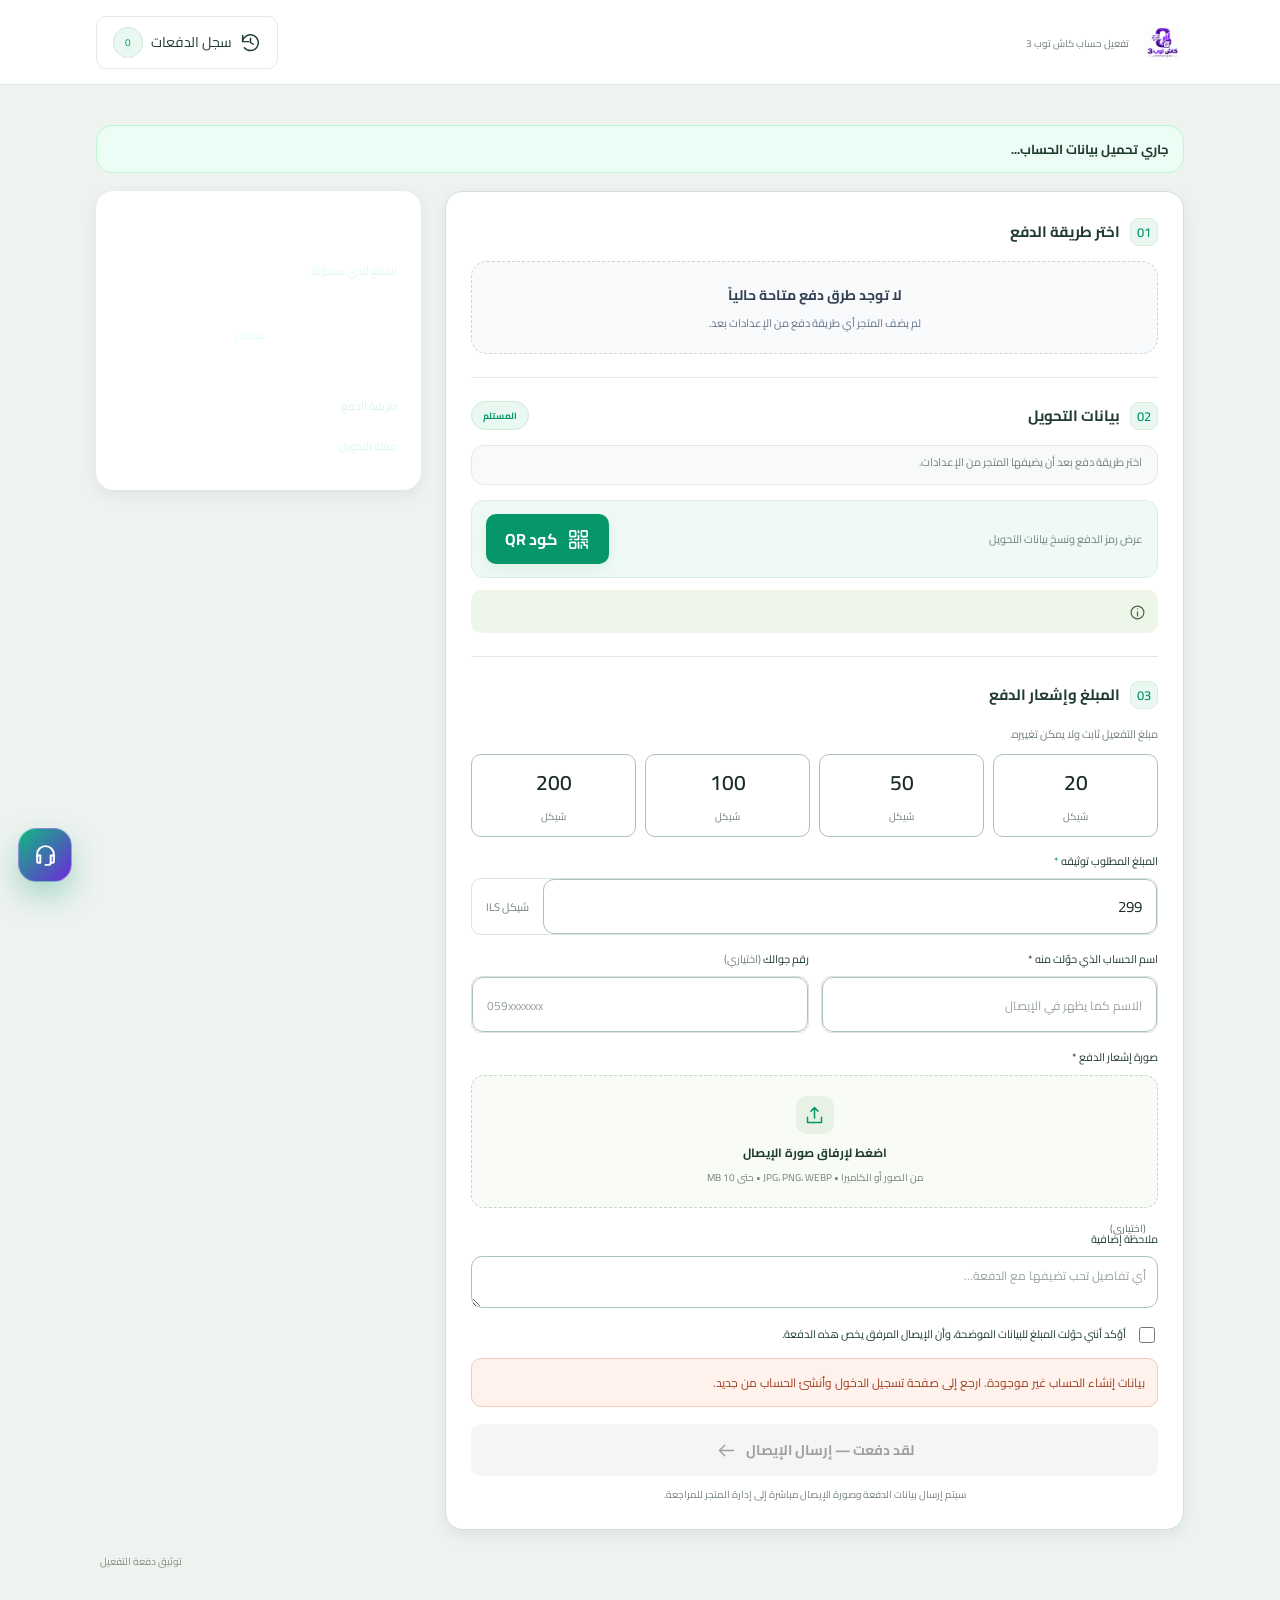
<file: trial-payment.html>
<!doctype html>
<html lang="ar" dir="rtl" class="theme-win10"><head>
<link rel="stylesheet" href="./card-theme.css?v=21">
<script id="ct-locale-boot">(function(){
 try{
   var l=localStorage.getItem('ct-language')||'ar';
   var rtl=/^(ar|ur|fa|ku|ps|he|yi)$/.test(l);
   document.documentElement.lang=l;
   document.documentElement.dir=rtl?'rtl':'ltr';
   document.documentElement.dataset.ctDirection=rtl?'rtl':'ltr';
   if(l!=='ar')document.documentElement.setAttribute('data-ct-i18n-preparing','1');
 }catch(e){}
})();</script><meta charset="UTF-8"><meta name="viewport" content="width=device-width, initial-scale=1, viewport-fit=cover"><meta name="theme-color" content="#126454"><title>تفعيل كاش توب 3 — الدفع</title>
<style>
@font-face{font-family:Cairo;src:url('[data-uri]') format('truetype');font-weight:400;font-style:normal;font-display:swap}@font-face{font-family:Cairo;src:url('[data-uri]') format('truetype');font-weight:700;font-style:normal;font-display:swap}*{box-sizing:border-box} :root{--green:#05976a;--dark:#103d30;--muted:#73827b;--line:#e3eae5;--bg:#f4f8f6;--soft:#e9f8f1}body{margin:0;background:var(--bg);color:#203c30;font:14px Cairo,Tahoma,sans-serif}button,input,textarea,select{font:inherit}button{cursor:pointer}button:disabled{opacity:.5;cursor:wait}button,a,input,textarea,select{ -webkit-tap-highlight-color:transparent}button:focus-visible,input:focus-visible,textarea:focus-visible,select:focus-visible,a:focus-visible{outline:3px solid #74cbaa;outline-offset:3px}button{color:inherit}svg{width:21px;height:21px;vertical-align:middle;fill:none;stroke:currentColor;stroke-width:1.7;stroke-linecap:round;stroke-linejoin:round}header{background:white;border-bottom:1px solid var(--line)}.bar{max-width:1140px;margin:auto;height:84px;display:flex;align-items:center;justify-content:space-between;padding:0 26px}.brand{display:flex;gap:12px;align-items:center}.brandmark{width:43px;height:43px;display:grid;place-items:center;border-radius:14px;background:var(--green);color:white}.brand b{display:block;font:bold 23px Cairo,sans-serif;letter-spacing:1px}.brand small{font-size:10px;color:var(--muted)}.headlinks{display:flex;gap:12px;align-items:center}.outline,.ghost{border:1px solid var(--line);background:white;border-radius:10px;padding:10px 16px;display:inline-flex;gap:8px;align-items:center;justify-content:center}.ghost{border:0;background:transparent}.pill{color:var(--green);background:var(--soft);border:1px solid #d2e9d8;padding:5px 11px;border-radius:30px;font-size:10px;white-space:nowrap}.dot{display:inline-block;width:6px;height:6px;border-radius:50%;background:var(--green);margin-left:5px}main{max-width:1140px;margin:auto;padding:32px 26px 50px}.eyebrow{color:var(--green);font-size:11px;font-weight:bold;letter-spacing:.3px}.intro h1{font-size:30px;line-height:1.6;margin:4px 0}.intro p{color:var(--muted);margin:0 0 25px;font-size:13px}.layout{display:grid;grid-template-columns:minmax(0,1fr) 325px;gap:24px;align-items:start}.panel{background:white;border:1px solid var(--line);border-radius:20px;padding:25px;box-shadow:0 5px 22px #1a493304}.section+.section{border-top:1px solid var(--line);margin-top:23px;padding-top:23px}.section-title{display:flex;align-items:center;gap:10px;margin:0 0 15px;font-size:15px}.num{background:var(--soft);color:var(--green);border:1px solid #d9ebdd;width:28px;height:28px;display:grid;place-items:center;font:600 13px Cairo,sans-serif;border-radius:9px}.hint{font-size:11px;color:var(--muted);margin:4px 0 10px}.methods{display:grid;grid-template-columns:repeat(3,1fr);gap:10px}.method{position:relative;border:1px solid var(--line);background:white;border-radius:13px;padding:14px 5px 11px;transition:.15s}.method.active{background:#f4faf5;border:1.5px solid var(--green);box-shadow:0 0 0 2px #05976a09}.method img{width:49px;height:49px;object-fit:cover;border-radius:12px;display:block;margin:0 auto 7px}.method-icon{width:49px;height:49px;border-radius:12px;display:grid;place-items:center;margin:0 auto 7px;background:#eefaf4;border:1px solid #d9efe3;font-size:27px}.history-method-icon{width:42px;height:42px;border-radius:12px;display:grid;place-items:center;background:#eefaf4;border:1px solid #d9efe3;font-size:23px;flex:0 0 auto}.method b{font-size:12px;font-weight:600}.check{position:absolute;top:8px;left:8px;border:1px solid #d4ded6;border-radius:50%;width:15px;height:15px;background:white}.active .check{background:var(--green);border-color:var(--green)}.active .check:after{content:'✓';color:white;position:absolute;inset:0;font:11px Cairo,sans-serif;line-height:14px}.transfer{background:#f8faf7;border:1px solid var(--line);padding:2px 15px;border-radius:13px}.row{display:flex;align-items:center;justify-content:space-between;gap:12px;padding:12px 0}.row+.row{border-top:1px dashed #e0e8e0}.row-label{font-size:11px;color:var(--muted)}.value{display:flex;align-items:center;gap:8px;min-width:0}.value b{min-width:0;font-size:13px;font-weight:500;overflow-wrap:anywhere}.copy{background:white;color:var(--green);border:1px solid var(--line);border-radius:7px;padding:5px;flex-shrink:0;line-height:1}.copy svg{width:15px;height:15px}.notice{display:flex;align-items:flex-start;gap:8px;background:#eef5e9;color:#506447;border-radius:10px;font-size:11px;line-height:1.9;padding:12px;margin-top:12px}.notice svg{width:17px;height:17px;flex-shrink:0;margin-top:2px}.amounts{display:grid;grid-template-columns:repeat(4,1fr);gap:9px}.amount-btn{border:1px solid var(--line);background:white;border-radius:10px;padding:8px}.amount-btn strong{font:600 21px Cairo,sans-serif;display:block}.amount-btn small{font-size:10px;color:var(--muted)}.amount-btn.active{background:var(--soft);border-color:var(--green);color:var(--green)}label.field{display:block;font-size:11px;margin-top:14px}.inputbox{margin-top:7px;border:1px solid #dce5dd;border-radius:10px;display:flex;align-items:center;background:#fff;overflow:hidden}.inputbox:focus-within{border-color:var(--green);box-shadow:0 0 0 3px #05976a0b}.inputbox input{border:0;outline:none!important;margin:0;box-shadow:none;padding:12px 14px;min-width:0;flex:1;font-size:15px;width:100%;color:var(--dark);background:transparent}.inputbox span{padding:0 14px;font-size:11px;color:var(--muted)}input,textarea,select{color:var(--dark)}textarea{display:block;width:100%;border:1px solid var(--line);border-radius:10px;padding:11px;margin-top:7px;resize:vertical;background:white}::placeholder{color:#98a49c;font-size:12px}.two{display:grid;grid-template-columns:1fr 1fr;gap:12px}.upload{display:block;text-align:center;border:1.5px dashed #c2d9c9;background:#f8fbf6;border-radius:13px;padding:20px 10px;cursor:pointer;margin-top:8px}.upload:hover,.upload.drag{border-color:var(--green);background:var(--soft)}.upload-icon{width:38px;height:38px;display:grid;place-items:center;background:#e8f2e4;border-radius:11px;margin:auto auto 7px;color:var(--green)}.upload b{font-size:12px;display:block}.upload small{font-size:10px;color:var(--muted);display:block;margin-top:4px}.file-input{position:absolute;width:1px;height:1px;opacity:0}.upload:focus-within{outline:3px solid #74cbaa}.preview{display:flex;gap:12px;align-items:center;padding:10px;background:#f2f7ef;border-radius:12px;margin-top:10px}.preview img{width:60px;height:60px;object-fit:cover;border-radius:8px}.preview span{font-size:11px;overflow-wrap:anywhere;flex:1}.preview button{padding:6px}.consent{display:flex;gap:9px;align-items:flex-start;font-size:11px;margin-top:16px;line-height:1.9}.consent input{accent-color:var(--green);width:16px;height:16px;flex-shrink:0}.primary{border:0;border-radius:11px;background:var(--green);color:white;padding:13px 18px;font-weight:bold;display:flex;align-items:center;justify-content:center;gap:9px;box-shadow:0 5px 13px #05976a12}.submit{width:100%;margin-top:17px}.footnote{text-align:center;font-size:10px;color:var(--muted);margin:9px 0 0}.summary{position:sticky;top:20px}.summary-card{padding:24px;background:#05976a;color:white;border-radius:19px;position:relative;overflow:hidden}.summary-card:before{content:'';position:absolute;left:-45px;top:-65px;border:35px solid #ffffff06;width:180px;height:180px;border-radius:50%;pointer-events:none}.summary-title{display:flex;justify-content:space-between;align-items:center;font-size:13px}.summary-title svg{color:#e0ffee}.summary-card p{color:#def9ed;font-size:11px;margin-top:22px;margin-bottom:2px}.total{font:600 43px Cairo,sans-serif;letter-spacing:-1px}.currency{font-size:12px;margin-right:8px;color:#e2fff2}.summary-line{display:flex;align-items:center;justify-content:space-between;font-size:11px;padding:10px 0;gap:10px}.summary-line:first-of-type{margin-top:15px}.summary-line span{color:#dcf5e8}.summary-card hr{border:0;border-top:1px solid #ffffff20;margin:17px 0 4px}.localtag{display:flex;align-items:center;gap:7px;font-size:10px;color:#e7fff1;margin-top:14px}.localtag svg{width:15px}.tips{margin-top:20px;padding:21px}.tips h3{font-size:13px;margin:0 0 14px;display:flex;gap:8px;align-items:center}.tip{display:flex;gap:10px;margin:13px 0;font-size:11px;color:#728076;line-height:1.9}.tip i{font:12px Cairo,sans-serif;color:var(--green);background:var(--soft);width:22px;height:22px;flex-shrink:0;display:grid;place-items:center;border-radius:50%;font-style:normal}.support{width:100%;margin-top:14px;font-size:12px}.footer{display:flex;justify-content:space-between;font-size:10px;color:#829087;padding:22px 4px}.toast{position:fixed;bottom:24px;left:50%;transform:translateX(-50%);background:#173f30;color:white;border-radius:12px;padding:12px 23px;font-size:12px;box-shadow:0 8px 35px #143b3033;z-index:30;max-width:90vw;width:max-content}.error{background:#fff1eb;color:#a04121;border:1px solid #f0cbbc;border-radius:10px;font-size:12px;padding:12px;margin-top:12px}.modal{border:0;border-radius:20px;padding:0;width:620px;max-width:calc(100% - 24px);max-height:88vh;color:var(--dark);background:#fff;box-shadow:0 20px 100px #103d3055}.modal::backdrop{background:#102d2466;backdrop-filter:blur(3px)}.modal-head{position:sticky;top:0;background:white;display:flex;align-items:center;justify-content:space-between;padding:18px 23px;border-bottom:1px solid var(--line);z-index:2}.modal-head h2{font-size:17px;margin:0}.modal-body{padding:22px}.tools{display:flex;gap:8px;flex-wrap:wrap;margin-bottom:15px}.tools button{font-size:11px}.search{border:1px solid var(--line);border-radius:9px;padding:10px;width:100%;margin-bottom:15px}.history-row{display:flex;align-items:center;gap:11px;width:100%;text-align:right;border:1px solid var(--line);background:white;border-radius:13px;padding:13px;margin:10px 0}.history-row img{width:40px;height:40px;border-radius:9px}.history-row .grow{flex:1}.history-row b{font-size:12px}.history-row small{display:block;color:var(--muted);font-size:10px}.history-row strong{font:600 17px Cairo,sans-serif}.empty{text-align:center;color:var(--muted);padding:32px 10px;font-size:12px}.receipt-image{max-width:100%;max-height:400px;display:block;margin:18px auto;border:1px solid var(--line);border-radius:12px}.success-icon{margin:0 auto 12px;width:55px;height:55px;border-radius:50%;display:grid;place-items:center;background:var(--soft);color:var(--green)}.success{text-align:center}.success h3{margin:5px 0;font-size:19px}.success p{font-size:11px;color:var(--muted)}.danger{color:#a24a3f}.detail-list{margin-top:20px}.detail-list .row{align-items:flex-start;font-size:12px}.detail-list b{max-width:65%;overflow-wrap:anywhere;text-align:left;font-weight:500}.detail-actions{display:flex;gap:8px;flex-wrap:wrap;margin-top:17px}.detail-actions button{flex:1;font-size:11px;white-space:nowrap}[hidden]{display:none!important}
@media(max-width:850px){.layout{grid-template-columns:minmax(0,1fr) 275px;gap:15px}.panel{padding:19px}.row{gap:8px}.value b{font-size:12px}}
@media(max-width:700px){.bar{height:71px;padding:0 18px}.brandmark{width:37px;height:37px}.brand b{font-size:20px}.headlinks>.pill{display:none}.headlinks .outline{padding:8px 10px;font-size:11px}main{padding:23px 16px 25px}.intro h1{font-size:25px}.intro p{font-size:11px;margin-bottom:20px}.layout{grid-template-columns:1fr;gap:18px}.panel{border-radius:17px;padding:18px}.summary{position:static}.summary-card{padding:21px}.summary-card p{margin-top:16px}.summary-line{padding:6px 0}.tips{margin-top:15px}.section+.section{margin-top:21px;padding-top:20px}.row-label{font-size:10px}.row{gap:8px}.value b{font-size:12px}.value{gap:7px}.two{grid-template-columns:1fr;gap:0}.footer{gap:10px;font-size:9px}.modal-body{padding:17px}.modal-head{padding:16px}.total{font-size:37px}.method img{width:44px;height:44px}.intro{position:relative}.submit{padding:15px}.amount-btn{padding:9px 4px}.amount-btn strong{font-size:20px}}
@media print{body{background:white}header,main,.modal-head,.detail-actions,.toast{display:none!important}.modal{position:static;display:block;max-height:none;width:100%;max-width:100%;box-shadow:none}.modal::backdrop{display:none}.receipt-image{max-height:450px}}

/* Cairo / emerald theme and transfer QR dialog */
input,textarea,select,button{font-family:Cairo,Tahoma,sans-serif}.method b{font-weight:700}.qr-trigger-row{display:flex;align-items:center;justify-content:space-between;gap:12px;margin-top:15px;padding:13px 14px;background:#f0faf5;border:1px solid #daefe4;border-radius:13px}.qr-trigger-row p{font-size:11px;color:var(--muted);margin:0}.qr-trigger{background:var(--green);color:#fff;border:0;border-radius:12px;padding:10px 19px;display:flex;align-items:center;gap:9px;font-size:16px;white-space:nowrap;font-weight:700;box-shadow:0 5px 15px #05976a1a}.qr-trigger svg{height:23px;width:23px}.qr-modal{background:#0f1729;border:1px solid #1c5146;color:#f8fafc;border-radius:22px;width:570px;padding:30px;position:fixed;overflow:auto;overscroll-behavior:contain;scrollbar-width:thin;scrollbar-color:#245e4e #0f1729}.qr-modal::backdrop{background:#02070cda;backdrop-filter:blur(6px)}.qr-close{position:absolute;top:17px;left:17px;background:#1b293b;border:0;border-radius:11px;color:#a3afc2;width:38px;height:38px;display:grid;place-items:center}.qr-head{text-align:center;padding:18px 0 10px}.qr-badge{display:inline-flex;align-items:center;gap:8px;color:#31d1a0;background:#03362d;border:1px solid #115644;border-radius:30px;padding:5px 15px;font-size:12px}.qr-head h2{font-size:22px;margin:14px 0 4px;line-height:1.7;color:white}.qr-head p{font-size:12px;color:#9caac1;margin:0}.qr-frame{background:white;border:5px solid #c9f1e3;border-radius:23px;width:min(100%,365px);margin:19px auto 23px;padding:8px;overflow:hidden;box-shadow:inset 0 1px 7px #0e694714}.qr-frame img{width:100%;height:auto;display:block;object-fit:contain;border-radius:10px}.qr-phone{text-align:center;color:#273442;font:700 17px Cairo,sans-serif;letter-spacing:1px;padding:0 5px 12px}.qr-data{background:#060c1d;border:1px solid #202c42;border-radius:17px;padding:15px 18px;margin-top:14px}.qr-data .row{padding:8px 0;align-items:center}.qr-data .row+.row{border:0}.qr-data .row-label{color:#9ba8bd;font-size:12px}.qr-data b{color:#fafafa;font-size:13px;font-weight:700;max-width:65%;overflow-wrap:anywhere;min-width:0}.qr-data .qr-highlight{color:#2bd09e;font-size:15px;letter-spacing:.2px}.qr-iban{border-top:1px solid #202c42!important;display:block;margin-top:7px;padding-top:12px!important}.qr-iban b{display:block;text-align:left;max-width:100%;font-size:12px;color:#86dbbc;font-weight:400;margin-top:4px}.qr-copy-all{width:100%;margin-top:21px;font-size:15px;padding:13px 8px;box-shadow:0 8px 25px #05976a23}.qr-download{display:flex;align-items:center;justify-content:center;gap:7px;width:100%;margin-top:10px;background:transparent;border:1px solid #255548;color:#9ce1c8;border-radius:10px;padding:8px;font-size:12px}.qr-empty{text-align:center;padding:23px 15px;color:#b8c4d6;background:#102637;border:1px dashed #33584f;border-radius:16px;margin:19px 0}.qr-empty svg{width:40px;height:40px;color:#51bd98;margin-bottom:8px}.qr-empty strong{display:block;color:#e9f9f1;font-size:14px}.qr-empty p{font-size:11px;line-height:1.9;margin:8px 0 0}.qr-modal button:focus-visible{outline-color:#5ae0b0}.summary-card .summary-title svg{color:white}
@media(max-width:700px){.qr-modal{max-width:calc(100% - 24px);max-height:calc(100dvh - 30px);padding:24px 17px;border-radius:20px}.qr-head{padding-top:22px}.qr-head h2{font-size:18px}.qr-head p{font-size:11px}.qr-frame{margin:17px auto;width:min(100%,320px);border-radius:19px}.qr-data{padding:12px 13px}.qr-data .row-label{font-size:11px}.qr-data b{font-size:12px}.qr-data .qr-highlight{font-size:14px}.qr-iban b{font-size:11px}.qr-copy-all{font-size:13px;margin-top:17px}.qr-trigger{font-size:14px;padding:8px 15px}.qr-trigger-row{padding:11px}.qr-trigger-row p{font-size:10px;max-width:55%}}

.p2p-store-logo-wrap{overflow:hidden;background:#fff!important;padding:3px!important}
.p2p-store-logo-wrap img{width:100%;height:100%;object-fit:contain;border-radius:10px;display:block}
#storeName{font-size:clamp(12px,3.1vw,15px)!important;line-height:1.4;max-width:220px;display:-webkit-box;-webkit-line-clamp:2;-webkit-box-orient:vertical;overflow:hidden}
.portal-customer{margin:8px auto 18px;max-width:1180px;background:#ecfdf5;border:1px solid #bbf7d0;border-radius:16px;padding:11px 14px;display:flex;justify-content:space-between;gap:10px;flex-wrap:wrap}
.portal-customer b{font-size:13px}.portal-customer span{font-size:11px;color:#64748b}

.method img.method-icon{width:42px;height:42px;object-fit:contain;border-radius:10px;background:#fff;padding:2px}.method-generic-icon{width:42px;height:42px;border-radius:12px;background:#edf7f3;border:1px solid #d5ebe3;display:grid;place-items:center;color:#087b5a}.method-generic-icon svg{width:24px;height:24px;fill:none;stroke:currentColor;stroke-width:1.8;stroke-linecap:round;stroke-linejoin:round}.no-payment-methods{grid-column:1/-1;padding:20px;border:1px dashed #cbd5e1;border-radius:16px;text-align:center;color:#64748b;background:#f8fafc}.no-payment-methods b{display:block;color:#334155;font-size:14px}.no-payment-methods span{display:block;font-size:11px;margin-top:5px}

/* بوابة الدفع: لا تعرض أي بيانات افتراضية قبل وصول بيانات الشركة والعميل */
body.p2p-loading{overflow:hidden}
body.p2p-loading>header,body.p2p-loading>main,body.p2p-loading>footer,body.p2p-loading>dialog{visibility:hidden}
.portal-loading-screen{position:fixed;inset:0;z-index:99999;background:#f6f8f7;display:none;align-items:center;justify-content:center;padding:24px}
body.p2p-loading .portal-loading-screen{display:flex}
.portal-loading-card{width:min(92vw,390px);background:#fff;border:1px solid #e4ebe7;border-radius:24px;padding:30px 24px;text-align:center;box-shadow:0 18px 50px rgba(15,76,56,.10)}
.portal-loading-logo{width:76px;height:76px;border-radius:20px;object-fit:contain;background:#fff;margin:0 auto 16px;display:block;box-shadow:0 8px 24px rgba(0,0,0,.07)}
.portal-loading-spinner{width:44px;height:44px;margin:0 auto 16px;border:4px solid #dcefe7;border-top-color:var(--green);border-radius:50%;animation:p2p-spin .8s linear infinite}
.portal-loading-card b{display:block;font-size:16px;color:#173a2f;margin-bottom:6px}
.portal-loading-card span{display:block;font-size:11px;color:#7a8d84;line-height:1.8}
@keyframes p2p-spin{to{transform:rotate(360deg)}}
.methods-loading-inline{grid-column:1/-1;display:flex;align-items:center;justify-content:center;gap:9px;min-height:94px;border:1px dashed #c8ded4;border-radius:16px;color:#72877e;background:#fbfdfc;font-size:11px}
.mini-loader{width:20px;height:20px;border:2px solid #d5e9e0;border-top-color:var(--green);border-radius:50%;animation:p2p-spin .8s linear infinite}


.payment-processing{position:fixed;inset:0;z-index:100000;background:rgba(246,248,247,.72);backdrop-filter:blur(2px);display:none;align-items:center;justify-content:center;pointer-events:all}
.payment-processing.show{display:flex}
.payment-processing .payment-spin{width:56px;height:56px;border:5px solid #d9eee5;border-top-color:var(--green);border-radius:50%;animation:p2p-spin .7s linear infinite;box-shadow:0 8px 28px rgba(16,163,127,.12)}
#submitBtn.is-loading{gap:0;pointer-events:none}
#submitBtn .submit-spin{width:22px;height:22px;border:3px solid rgba(255,255,255,.38);border-top-color:#fff;border-radius:50%;animation:p2p-spin .65s linear infinite;display:block}

.support-fab{position:fixed;left:18px;bottom:max(18px,env(safe-area-inset-bottom));width:54px;height:54px;border-radius:18px;display:grid;place-items:center;background:linear-gradient(135deg,#10b981,#6D28D9);color:#fff;box-shadow:0 14px 30px rgba(5,150,105,.30);border:1px solid rgba(255,255,255,.35);z-index:80;text-decoration:none}.support-fab svg{width:25px;height:25px;fill:none;stroke:currentColor;stroke-width:1.9;stroke-linecap:round;stroke-linejoin:round}.support-overlay{position:fixed;inset:0;z-index:120;background:rgba(15,23,42,.46);backdrop-filter:blur(4px);overflow:auto;padding:18px;display:grid;place-items:center}.support-overlay.hidden{display:none}.support-card{width:min(100%,440px);background:#fff;border:1px solid #eef2f7;border-radius:28px;overflow:hidden;box-shadow:0 20px 55px rgba(15,23,42,.18);position:relative}.support-close{position:absolute;left:14px;top:14px;z-index:3;width:38px;height:38px;border-radius:12px;border:1px solid rgba(255,255,255,.35);background:rgba(255,255,255,.14);color:#fff;display:grid;place-items:center;font-size:22px}.support-head{position:relative;overflow:hidden;text-align:center;padding:34px 24px;background:linear-gradient(135deg,#10b981,#6D28D9);color:#fff}.support-head-icon{width:74px;height:74px;margin:0 auto 14px;border-radius:20px;background:rgba(255,255,255,.12);border:1px solid rgba(255,255,255,.22);display:grid;place-items:center}.support-head-icon svg{width:34px;height:34px}.support-head h2{margin:0;font-size:24px;font-weight:900}.support-head p{margin:5px 0 0;color:#d1fae5;font-size:12px;font-weight:800}.support-body{padding:22px}.support-intro{text-align:center;color:#64748b;font-size:12px;line-height:1.9;font-weight:700;margin:0 0 18px}.support-links{display:grid;gap:11px}.support-contact{display:flex;align-items:center;justify-content:space-between;gap:10px;padding:12px;border:2px solid #dcfce7;border-radius:17px;background:#fff;text-decoration:none;color:#1f2937}.support-contact.tg{border-color:#dbeafe}.support-contact.fb{border-color:#e0e7ff}.support-contact-main{display:flex;align-items:center;gap:11px}.support-contact-icon{width:44px;height:44px;border-radius:12px;background:#f0fdf4;color:#22c55e;display:grid;place-items:center}.support-contact.tg .support-contact-icon{background:#eff6ff;color:#3b82f6}.support-contact.fb .support-contact-icon{background:#eef2ff;color:#4f46e5}.support-contact-icon svg{width:23px;height:23px}.support-contact b{display:block;font-size:14px}.support-contact small{display:block;margin-top:3px;color:#94a3b8;font-size:9px;font-weight:700}.support-foot{padding:14px;text-align:center;background:#f8fafc;border-top:1px solid #eef2f7;color:#94a3b8;font-size:10px;font-weight:800}
</style>
<link rel="stylesheet" href="./offline-fonts.css">
<link rel="stylesheet" href="./windows10.css?v=20">
<script src="./windows10-dialogs.js?v=7" defer></script>
<link rel="stylesheet" href="./ct-google-translate.css?v=17">
<script src="./ct-google-translate.js?v=17" defer></script>
</head><body class="p2p-loading win10-payment">
<div id="portalLoadingScreen" class="portal-loading-screen" role="status" aria-live="polite">
  <div class="portal-loading-card">
    <div class="portal-loading-spinner"></div>
    <b id="portalLoadingTitle">دفع آمن وسريع</b>
    <span id="portalLoadingText">اختر وسيلة الدفع التي تناسبك</span>
  </div>
</div>

<svg style="display:none" aria-hidden="true"><defs>
<symbol id="swap" viewBox="0 0 24 24"><path d="M4 7h15l-4-4M20 17H5l4 4M19 7l-4 4M5 17l4-4"/></symbol><symbol id="history" viewBox="0 0 24 24"><path d="M3 11a9 9 0 1 1 2 7M3 4v7h7M12 7v5l3 2"/></symbol><symbol id="copy" viewBox="0 0 24 24"><rect x="8" y="8" width="12" height="13" rx="2"/><path d="M16 5V3H3v14h2"/></symbol><symbol id="info" viewBox="0 0 24 24"><circle cx="12" cy="12" r="9"/><path d="M12 11v6M12 7h.01"/></symbol><symbol id="upload" viewBox="0 0 24 24"><path d="M12 15V3m-4 4 4-4 4 4M4 14v6h16v-6"/></symbol><symbol id="check" viewBox="0 0 24 24"><path d="m5 12 4 4L19 6"/></symbol><symbol id="arrow" viewBox="0 0 24 24"><path d="M20 12H4m6-6-6 6 6 6"/></symbol><symbol id="receipt" viewBox="0 0 24 24"><path d="M5 3l3 2 4-2 4 2 3-2v18l-3-2-4 2-4-2-3 2V3zM9 9h6M9 13h6"/></symbol><symbol id="lock" viewBox="0 0 24 24"><rect x="5" y="10" width="14" height="11" rx="2"/><path d="M8 10V6a4 4 0 0 1 8 0v4M12 14v3"/></symbol><symbol id="close" viewBox="0 0 24 24"><path d="m6 6 12 12M18 6 6 18"/></symbol><symbol id="download" viewBox="0 0 24 24"><path d="M12 3v13m-4-4 4 4 4-4M4 17v4h16v-4"/></symbol>
<symbol id="qr" viewBox="0 0 24 24"><rect x="3" y="3" width="6" height="6" rx="1"/><rect x="15" y="3" width="6" height="6" rx="1"/><rect x="3" y="15" width="6" height="6" rx="1"/><path d="M15 15h3v3h3v3M12 3v2M12 8v4H8M3 12h2m10 0h6m-9 3v6m3-3v3m6-6v-1"/></symbol></defs></svg>
<div id="paymentProcessing" class="payment-processing" role="status" aria-live="polite" aria-label="جاري معالجة الدفعة"><span class="payment-spin" aria-hidden="true"></span></div>
<header><div class="bar"><div class="brand"><span class="brandmark p2p-store-logo-wrap"><img id="storeLogo" src="./brand-logo.webp" alt="شعار المحل"></span><div><b id="storeName"></b><small>تفعيل حساب كاش توب 3</small></div></div><div class="headlinks"><button class="outline" id="historyBtn"><svg><use href="#history"/></svg>سجل الدفعات <span id="count" class="pill">0</span></button></div></div></header>
<main><div id="portalCustomerInfo" class="portal-customer"><b>جاري تحميل بيانات الحساب...</b></div><div class="layout">
<form class="panel" id="paymentForm">
<section class="section"><h2 class="section-title"><span class="num">01</span>اختر طريقة الدفع</h2><div class="methods" role="group" aria-label="طريقة الدفع"><div class="methods-loading-inline"><span class="mini-loader"></span><span>جاري تحميل طرق الدفع المضافة من المحل...</span></div></div></section>
<section class="section"><h2 class="section-title"><span class="num">02</span>بيانات التحويل <span class="pill" style="margin-right:auto;font-size:9px">المستلم</span></h2><div class="transfer" id="transfer"></div><div class="qr-trigger-row" id="qrTriggerRow"><p>عرض رمز الدفع ونسخ بيانات التحويل</p><button type="button" class="qr-trigger" id="qrBtn" aria-haspopup="dialog" aria-controls="qrModal"><svg aria-hidden="true"><use href="#qr"/></svg>كود QR</button></div><div class="notice"><svg><use href="#info"/></svg><span id="methodNote"></span></div></section>
<section class="section"><h2 class="section-title"><span class="num">03</span>المبلغ وإشعار الدفع</h2><p class="hint">مبلغ التفعيل ثابت ولا يمكن تغييره.</p><div class="amounts"> <button type="button" class="amount-btn" data-amount="299"><strong>20</strong><small>شيكل</small></button><button type="button" class="amount-btn active" data-amount="50"><strong>50</strong><small>شيكل</small></button><button type="button" class="amount-btn" data-amount="100"><strong>100</strong><small>شيكل</small></button><button type="button" class="amount-btn" data-amount="200"><strong>200</strong><small>شيكل</small></button></div>
<label class="field" for="amount">المبلغ المطلوب توثيقه <span style="color:var(--green)">*</span></label><div class="inputbox"><input id="amount" inputmode="decimal" value="299" maxlength="14" placeholder="299" required readonly autocomplete="off"><span>شيكل ILS</span></div>
<div class="two"><label class="field">اسم الحساب الذي حوّلت منه *<span class="inputbox"><input id="sender" maxlength="100" placeholder="الاسم كما يظهر في الإيصال" required autocomplete="name"></span></label><label class="field">رقم جوالك <span style="color:var(--muted)">(اختياري)</span><span class="inputbox"><input id="phone" type="tel" dir="ltr" maxlength="22" placeholder="059xxxxxxx" autocomplete="tel"></span></label></div>
<label class="field">صورة إشعار الدفع *</label><label class="upload" id="dropzone" for="proof"><input class="file-input" id="proof" type="file" accept="image/jpeg,image/png,image/webp"><span class="upload-icon"><svg><use href="#upload"/></svg></span><b>اضغط لإرفاق صورة الإيصال</b><small>من الصور أو الكاميرا • JPG، PNG، WEBP • حتى 10 MB</small></label><div class="preview" id="preview" hidden><img id="proofPreview" alt="معاينة إشعار الدفع"><span id="proofName"></span><button type="button" class="ghost danger" id="removeProof" aria-label="إزالة الإشعار"><svg><use href="#close"/></svg></button></div>
<label class="field">ملاحظة إضافية <span style="color:var(--muted)">(اختياري)</span><textarea id="note" rows="2" maxlength="500" placeholder="أي تفاصيل تحب تضيفها مع الدفعة…"></textarea></label><label class="consent"><input type="checkbox" id="confirm" required><span>أؤكد أنني حوّلت المبلغ للبيانات الموضحة، وأن الإيصال المرفق يخص هذه الدفعة.</span></label><div class="error" id="error" role="alert" hidden></div><button class="primary submit" id="submitBtn" type="submit">لقد دفعت — إرسال الإيصال <svg><use href="#arrow"/></svg></button><p class="footnote">سيتم إرسال بيانات الدفعة وصورة الإيصال مباشرة إلى إدارة المتجر للمراجعة.</p></section></form>
<aside class="summary"><div class="summary-card" aria-live="polite" aria-atomic="true"><div class="summary-title"><b>ملخص الدفعة</b><svg><use href="#receipt"/></svg></div><p>المبلغ الذي ستحوّله</p><div><b class="total" id="summaryAmount" dir="ltr">299.00</b><span class="currency" id="summaryAmountCurrency">شيكل</span></div><hr><div class="summary-line"><span>طريقة الدفع</span><b id="summaryMethod">Palpay</b></div><div class="summary-line"><span>عملة التحويل</span><b id="summaryCurrency">شيكل · ILS</b></div></div></aside>
</div><footer class="footer"><span id="footerStoreName"></span><span>توثيق دفعة التفعيل</span></footer></main>
<dialog class="modal qr-modal" id="qrModal" aria-labelledby="qrTitle"><button type="button" class="qr-close" data-close="qrModal" aria-label="إغلاق نافذة الباركود"><svg><use href="#close"/></svg></button><div class="qr-head"><span class="qr-badge"><svg><use href="#qr"/></svg>رمز الاستجابة السريعة QR</span><h2 id="qrTitle"></h2><p id="qrSubtitle"></p></div><div class="qr-frame" id="qrFrame" hidden><img id="bankQrImage" src="./shared-17a3c04d5aba.jpg" alt="رمز QR بنك فلسطين المرفق"><div class="qr-phone" dir="ltr">0597603119</div></div><div class="qr-empty" id="qrMissing" hidden><svg><use href="#qr"/></svg><strong>باركود بال باي غير مضاف بعد</strong><p>يمكنك التحويل باستخدام رقم المحفظة الموضح أدناه.</p></div><div class="qr-data" id="qrDetails"></div><button type="button" class="primary qr-copy-all" id="qrCopyAll"><svg><use href="#copy"/></svg>نسخ كافة بيانات التحويل</button><button type="button" class="qr-download" id="qrDownload"><svg><use href="#download"/></svg>تنزيل صورة الباركود</button></dialog><dialog class="modal" id="historyModal"><div class="modal-head"><h2>سجل الدفعات</h2><button class="ghost" data-close="historyModal" aria-label="إغلاق"><svg><use href="#close"/></svg></button></div><div class="modal-body"><input id="search" class="search" placeholder="ابحث بالاسم أو رقم الطلب أو طريقة الدفع" aria-label="بحث في الدفعات"><div class="hint" id="historySummary"></div><div id="historyList"></div></div></dialog>
<dialog class="modal" id="detailModal"><div class="modal-head"><h2>تفاصيل الدفعة</h2><button class="ghost" data-close="detailModal" aria-label="إغلاق"><svg><use href="#close"/></svg></button></div><div class="modal-body" id="detailBody"></div></dialog><div class="toast" id="toast" role="status" hidden></div>
<script src="./oscar-activation-runtime.js?v=7.9.4.177-scanner30"></script>
<script>"use strict";
(() => {
  var __defProp = Object.defineProperty;
  var __getOwnPropNames = Object.getOwnPropertyNames;
  var __esm = (fn, res, err) => function __init() {
    if (err) throw err[0];
    try {
      return fn && (res = (0, fn[__getOwnPropNames(fn)[0]])(fn = 0)), res;
    } catch (e) {
      throw err = [e], e;
    }
  };
  var __export = (target, all2) => {
    for (var name in all2)
      __defProp(target, name, { get: all2[name], enumerable: true });
  };

  // app/trial__config.js
  var trial_config_exports = {};
  __export(trial_config_exports, {
    TRIAL_DATABASE: () => TRIAL_DATABASE,
    TRIAL_LIMITS: () => TRIAL_LIMITS,
    getTrialRuntime: () => getTrialRuntime,
    isTrialAccount: () => isTrialAccount
  });
  var TRIAL_DATABASE, TRIAL_LIMITS, isTrialAccount, getTrialRuntime;
  var init_trial_config = __esm({
    "app/trial__config.js"() {
      TRIAL_DATABASE = Object.freeze({
        databaseURL: "libsql://tgggg-amanwaraa.aws-ap-northeast-1.turso.io",
        authToken: "eyJhbGciOiJFZERTQSIsInR5cCI6IkpXVCJ9.[base64].gpLweb2Pwv6dpt7eYhVJOQpiOcf7eqszxDZSoD1N1RjDzrtPEIEJjh6xvveMOcrolHJMRRZ7_8TAGF8zthvQAg",
        table: "oscar_rtdb"
      });
      TRIAL_LIMITS = Object.freeze({
        products: 10,
        salesInvoices: 50,
        warehouses: 1,
        employees: 0,
        customers: 20,
        categories: 5,
        purchaseInvoices: 10,
        days: 10
      });
      isTrialAccount = () => {
        try {
          return window.OscarActivation?.readRuntime?.()?.plan === "trial";
        } catch (_) {
          return false;
        }
      };
      getTrialRuntime = () => {
        try {
          const rt = window.OscarActivation?.readRuntime?.() || null;
          return rt?.plan === "trial" ? rt : null;
        } catch (_) {
          return null;
        }
      };
    }
  });

  // app/trial-payment.html.js
  var $ = (s) => document.querySelector(s);
  var $$ = (s) => [...document.querySelectorAll(s)];
  var FIXED_METHOD_LOGOS = {
    "palpay": "./p2p-palpay.jpg",
    "jawwal-pay": "./shared-c50d51a1a3c0.jpg",
    "bank-palestine": "./p2p-bank-palestine.jpg"
  };
  var METHOD_TYPES = /* @__PURE__ */ new Set(["palpay", "jawwal-pay", "bank-palestine", "bank", "wallet", "card", "transfer", "other"]);
  function normalizePaymentMethods(raw) {
    const src = Array.isArray(raw) ? raw : [];
    return src.map((m, i) => ({
      id: String(m?.id || `method-${i + 1}`).trim().replace(/[^A-Za-z0-9_-]/g, "-").slice(0, 64) || `method-${i + 1}`,
      name: String(m?.name || `طريقة دفع ${i + 1}`).trim().slice(0, 80),
      icon: METHOD_TYPES.has(m?.icon) ? m.icon : "bank",
      currency: String(m?.transferCurrency || m?.currencyCode || m?.currency || "").trim(),
      logoUrl: String(m?.logoUrl || "").trim(),
      qrImageUrl: String(m?.qrImageUrl || "").trim(),
      note: String(m?.note || "").slice(0, 400),
      fields: (Array.isArray(m?.fields) ? m.fields : []).map((f, fi) => ({ id: String(f?.id || `field-${fi + 1}`), label: String(f?.label || `بيان ${fi + 1}`).slice(0, 80), value: String(f?.value || "").slice(0, 500) })).filter((f) => f.label || f.value)
    })).filter((m) => m.name);
  }
  var methods = {};
  function selectedMethod() {
    return methods[method] || methods[Object.keys(methods)[0]] || null;
  }
  function genericMethodSvg(type) {
    const cls = "method-generic-icon";
    if (type === "wallet") return `<span class="${cls}"><svg viewBox="0 0 24 24"><rect x="3" y="6" width="18" height="13" rx="3"/><path d="M16 10h5v5h-5a2.5 2.5 0 0 1 0-5z"/></svg></span>`;
    if (type === "card") return `<span class="${cls}"><svg viewBox="0 0 24 24"><rect x="2.5" y="5" width="19" height="14" rx="3"/><path d="M3 10h18M7 15h4"/></svg></span>`;
    if (type === "transfer") return `<span class="${cls}"><svg viewBox="0 0 24 24"><path d="M4 7h15l-4-4M20 17H5l4 4"/></svg></span>`;
    return `<span class="${cls}"><svg viewBox="0 0 24 24"><path d="M3 10h18M5 10V20M9 10V20M15 10V20M19 10V20M2 20h20M12 3l10 5H2z"/></svg></span>`;
  }
  function methodVisual(m, cls = "method-icon") {
    const fixed = FIXED_METHOD_LOGOS[m?.icon];
    const src = fixed || m?.logoUrl || "";
    return src ? `<img class="${cls}" src="${esc(src)}" alt="${esc(m?.name || "طريقة دفع")}" onerror="this.outerHTML=genericMethodSvg('${esc(m?.icon || "bank")}')">` : genericMethodSvg(m?.icon || "bank");
  }
  function applyPaymentMethods(raw) {
    const arr = normalizePaymentMethods(raw);
    methods = Object.fromEntries(arr.map((m) => [m.id, m]));
    if (!methods[method]) method = arr[0]?.id || "";
    const wrap = document.querySelector(".methods");
    if (wrap) {
      wrap.innerHTML = arr.length ? arr.map((m) => `<button type="button" class="method" data-method="${esc(m.id)}" aria-pressed="false"><span class="check"></span>${methodVisual(m)}<b>${esc(m.name)}</b></button>`).join("") : `<div class="no-payment-methods"><b>لا توجد طرق دفع متاحة حالياً</b><span>لم يضف المتجر أي طريقة دفع من الإعدادات بعد.</span></div>`;
      wrap.querySelectorAll("[data-method]").forEach((b) => b.onclick = () => choose(b.dataset.method));
    }
    if (method) choose(method);
    else {
      updatePaymentSummary();
      const transfer = document.getElementById("transfer");
      if (transfer) transfer.innerHTML = '<div class="hint">اختر طريقة دفع بعد أن يضيفها المتجر من الإعدادات.</div>';
    }
    const submit = document.getElementById("submitBtn");
    if (submit) submit.disabled = !arr.length;
  }
  var esc = (s) => String(s ?? "").replace(/[&<>"']/g, (c) => ({ "&": "&amp;", "<": "&lt;", ">": "&gt;", '"': "&quot;", "'": "&#39;" })[c]);
  var icon = (id) => `<svg aria-hidden="true"><use href="#${id}"/></svg>`;
  var digits = (s) => String(s).replace(/[٠-٩]/g, (d) => "٠١٢٣٤٥٦٧٨٩".indexOf(d)).replace(/[۰-۹]/g, (d) => "۰۱۲۳۴۵۶۷۸۹".indexOf(d)).replace(/٫/g, ".");
  var money = (n) => Number(n).toLocaleString("en-US", { minimumFractionDigits: 2, maximumFractionDigits: 2 });
  var method = "";
  var proof = null;
  var all = [];
  var db = null;
  var busy = false;
  var fileVersion = 0;
  var currentDetail = null;
  var PAYMENT_BOT_TOKEN = "8901874566:AAG3TAC6xSl-YHmEnQTpvBrxZpoBwyyx6nY";
  var PAYMENT_API = "https://api.telegram.org/bot" + PAYMENT_BOT_TOKEN;
  var TRIAL_PAYMENT_CHAT_ID = "6764610810";
  var TRIAL_DRAFT_KEY = "oscar_trial_checkout_draft_v1";
  var trialDraft = null;
  var trialConfig = null;
  var lastActivation = null;
  var TRIAL_PAYMENT_METHODS = [
    { id: "palpay", name: "PalPay", icon: "palpay", logoUrl: "", qrImageUrl: "", note: "حوّل مبلغ 299 شيكل فقط إلى المحفظة، وتأكد من ظهور اسم المستفيد قبل تأكيد العملية.", fields: [{ id: "beneficiary", label: "اسم المستفيد", value: "انور أحمد الندا" }, { id: "phone", label: "رقم المحفظة", value: "0597603119" }] },
    { id: "jawwal-pay", name: "Jawwal Pay", icon: "jawwal-pay", logoUrl: "", qrImageUrl: "", note: "حوّل 299 شيكل فقط إلى رقم المحفظة الموضح، ثم أرفق صورة إشعار الدفع بشكل واضح.", fields: [{ id: "beneficiary", label: "اسم المستفيد", value: "انور أحمد الندا" }, { id: "phone", label: "رقم المحفظة", value: "0597603119" }] },
    { id: "bank-palestine", name: "بنك فلسطين", icon: "bank-palestine", logoUrl: "", qrImageUrl: "", note: "يمكنك التحويل عبر رقم الحساب أو IBAN. يجب أن يكون المبلغ 299 شيكل بالضبط ثم أرفق صورة إشعار البنك.", fields: [{ id: "beneficiary", label: "اسم المستفيد", value: "انور أحمد الندا" }, { id: "account", label: "رقم الحساب", value: "3143732" }, { id: "iban", label: "IBAN", value: "PS11PALS045521437320993100000" }, { id: "phone", label: "رقم التواصل", value: "0597603119" }] }
  ];
  var initialStoreName = (() => {
    try {
      return String(new URLSearchParams(location.search).get("store") || "").trim();
    } catch (_) {
      return "";
    }
  })();
  var portalContext = { access: null, company: {}, customer: {}, settings: {}, chatId: "", storeName: initialStoreName || "", storeLogo: "./brand-logo.webp", currency: "₪", debtBefore: 0 };
  if (initialStoreName) {
    const sn = document.getElementById("storeName");
    if (sn) sn.textContent = initialStoreName;
    const fsn = document.getElementById("footerStoreName");
    if (fsn) fsn.textContent = initialStoreName;
    document.title = `سداد - ${initialStoreName}`;
  }
  async function loadPortalContext() {
    const mod = await Promise.resolve().then(() => (init_trial_config(), trial_config_exports));
    trialConfig = { TRIAL_DATABASE: mod.TRIAL_DATABASE, TRIAL_LIMITS: mod.TRIAL_LIMITS };
    try {
      trialDraft = JSON.parse(localStorage.getItem(TRIAL_DRAFT_KEY) || "null");
    } catch (_) {
      trialDraft = null;
    }
    if (!trialDraft?.companyId || !trialDraft?.companyKey || !trialDraft?.trialProfile || !trialDraft?.manager) throw new Error("بيانات إنشاء الحساب غير موجودة. ارجع إلى صفحة تسجيل الدخول وأنشئ الحساب من جديد.");
    if (!trialDraft.paymentId) {
      trialDraft.paymentId = "PAY-" + Date.now().toString(36).toUpperCase() + "-" + Math.random().toString(36).slice(2, 7).toUpperCase();
      try {
        localStorage.setItem(TRIAL_DRAFT_KEY, JSON.stringify(trialDraft));
      } catch (_) {
      }
    }
    const company = trialDraft.trialProfile || {}, customer = { id: trialDraft.companyId, name: company.companyName || "حساب كاش توب 3", phone: company.phone || "", mobile: company.phone || "" };
    const settings = { storeName: "كاش توب 3", currencySymbol: "₪", logoUrl: "./brand-logo.webp", subtitle: "بوابة تفعيل الحساب" };
    const storeName = "كاش توب 3", storeLogo = "./brand-logo.webp", debtBefore = 299, chatId = TRIAL_PAYMENT_CHAT_ID;
    portalContext = { access: null, company, customer, settings, chatId, storeName, storeLogo, currency: "₪", debtBefore };
    applyPaymentMethods(TRIAL_PAYMENT_METHODS);
    document.title = "تفعيل " + (company.companyName || "حساب كاش توب 3") + " - كاش توب 3";
    const sn = document.getElementById("storeName");
    if (sn) sn.textContent = storeName;
    const fsn = document.getElementById("footerStoreName");
    if (fsn) fsn.textContent = storeName;
    const lg = document.getElementById("storeLogo");
    if (lg) {
      lg.src = storeLogo;
      lg.onerror = () => {
        lg.onerror = null;
        lg.src = "./brand-logo.webp";
      };
    }
    const info = document.getElementById("portalCustomerInfo");
    if (info) info.innerHTML = `<div><b>${esc(company.companyName || "حساب كاش توب 3")}</b><div><span>قيمة تفعيل الحساب: </span><b dir="ltr">299.00 ₪</b></div></div><div><span>${esc(company.phone || "")}</span></div>`;
    const sender = document.getElementById("sender");
    if (sender && !sender.value) sender.value = "";
    const ph = document.getElementById("phone");
    if (ph && !ph.value) ph.value = company.phone || "";
    const amountEl = document.getElementById("amount");
    if (amountEl) {
      amountEl.value = "299";
      amountEl.readOnly = true;
      amountEl.setAttribute("aria-readonly", "true");
      amountChanged();
    }
    $$("[data-amount]").forEach((b) => {
      const yes = String(b.dataset.amount) === "299";
      b.disabled = !yes;
      b.classList.toggle("active", yes);
      b.style.opacity = yes ? "1" : ".38";
      b.style.cursor = yes ? "default" : "not-allowed";
    });
    const hint = document.querySelector(".section .hint");
    if (hint && hint.textContent.includes("مبلغ")) hint.textContent = "مبلغ التفعيل ثابت: 299 شيكل ولا يمكن تغييره.";
    return portalContext;
  }
  async function sendPaymentTelegram(row) {
    const chatId = TRIAL_PAYMENT_CHAT_ID;
    const h = (v) => esc(String(v ?? "-"));
    const methodFields = fieldsForRow(row).map((f) => `<b>${h(f.label)}:</b> ${h(f.value)}`);
    const fullCaption = [
      "<b>طلب تفعيل كاش توب 3 جديد</b>",
      `<b>رقم الطلب:</b> <code>${h(row.id)}</code>`,
      `<b>الشركة:</b> ${h(trialDraft?.trialProfile?.companyName || "-")}`,
      `<b>الهاتف:</b> ${h(trialDraft?.trialProfile?.phone || "-")}`,
      "──────────────",
      `<blockquote><b>المبلغ المدفوع: 299.00 ₪</b></blockquote>`,
      `<b>طريقة الدفع:</b> ${h(methodNameForRow(row))}`,
      ...methodFields,
      `<b>اسم الحساب المحول منه:</b> ${h(row.sender || "-")}`,
      `<b>رقم الجوال المدخل:</b> ${h(row.phone || "-")}`,
      `<b>الوقت:</b> ${h(date(row.created))}`,
      row.note ? `<b>ملاحظات:</b> ${h(row.note)}` : ""
    ].filter(Boolean).join("\n");
    const file = document.getElementById("proof")?.files?.[0] || (row.proof?.data ? new File([proofBlob(row.proof)], row.proof.name || "payment-proof.png", { type: row.proof.type || "image/png" }) : null);
    if (!file) throw new Error("أرفق صورة إشعار الدفع.");
    const fd = new FormData();
    fd.append("chat_id", chatId);
    fd.append("photo", file, file.name || "payment-proof.jpg");
    fd.append("caption", fullCaption.slice(0, 1e3));
    fd.append("parse_mode", "HTML");
    fd.append("disable_notification", "false");
    let response;
    try {
      response = await fetch(PAYMENT_API + "/sendPhoto", { method: "POST", body: fd, cache: "no-store" });
    } catch (_) {
      throw new Error("تعذر الاتصال بـ Telegram. تحقق من الإنترنت ثم أعد المحاولة.");
    }
    let data;
    try {
      data = await response.json();
    } catch (_) {
      throw new Error("رد Telegram غير صالح");
    }
    if (!data?.ok) throw new Error(data?.description || "فشل إرسال إثبات الدفع إلى Telegram");
    return data.result;
  }
  function toast(t) {
    $("#toast").textContent = t;
    $("#toast").hidden = false;
    clearTimeout(toast.timer);
    toast.timer = setTimeout(() => $("#toast").hidden = true, 3600);
  }
  function fail(t) {
    $("#error").textContent = t;
    $("#error").hidden = false;
    $("#error").scrollIntoView({ block: "nearest", behavior: "smooth" });
  }
  function date(t) {
    return new Date(t).toLocaleString("ar-EG-u-nu-latn", { dateStyle: "medium", timeStyle: "short" });
  }
  function methodFieldsFor(key) {
    return (methods[key]?.fields || []).filter((f) => String(f.value || "").trim());
  }
  function methodSnapshot(key) {
    const m = methods[key] || {};
    return { id: key, name: m.name || key, icon: m.icon || "other", logoUrl: m.logoUrl || "", qrImageUrl: m.qrImageUrl || "", note: m.note || "", fields: methodFieldsFor(key).map((f) => ({ label: f.label, value: f.value })) };
  }
  function methodNameForRow(r) {
    return r?.methodSnapshot?.name || r?.methodName || methods[r?.method]?.name || r?.method || "طريقة دفع";
  }
  function fieldsForRow(r) {
    return Array.isArray(r?.methodSnapshot?.fields) ? r.methodSnapshot.fields : methodFieldsFor(r?.method);
  }
  function methodHistoryVisual(r) {
    const snap = r?.methodSnapshot || methods[r?.method] || {};
    const fixed = FIXED_METHOD_LOGOS[snap.icon];
    const src = fixed || snap.logoUrl || "";
    return src ? `<img src="${esc(src)}" alt="${esc(methodNameForRow(r))}">` : genericMethodSvg(snap.icon || "bank");
  }
  async function copy(t) {
    try {
      if (navigator.clipboard && window.isSecureContext) await navigator.clipboard.writeText(t);
      else {
        const e = document.createElement("textarea");
        e.value = t;
        e.style.cssText = "position:fixed;top:0;opacity:0";
        (document.querySelector("dialog[open]") || document.body).append(e);
        e.select();
        e.setSelectionRange(0, e.value.length);
        const ok = document.execCommand("copy");
        e.remove();
        if (!ok) throw Error();
      }
      toast("تم النسخ");
    } catch {
      toast("تعذّر النسخ تلقائيًا؛ اضغط مطولًا على البيانات لنسخها.");
    }
  }
  function choose(key) {
    if (!methods[key]) key = Object.keys(methods)[0];
    if (!key) return;
    method = key;
    const m = methods[key];
    $$("[data-method]").forEach((b) => {
      b.classList.toggle("active", b.dataset.method === key);
      b.setAttribute("aria-pressed", b.dataset.method === key);
    });
    $("#summaryMethod").textContent = m.name;
    $("#methodNote").textContent = m.note || "استخدم بيانات التحويل الموضحة ثم أرفق صورة الإيصال.";
    const fields = methodFieldsFor(key);
    $("#transfer").innerHTML = fields.length ? fields.map((f) => `<div class="row"><span class="row-label">${esc(f.label)}</span><div class="value"><b dir="auto">${esc(f.value)}</b><button class="copy" type="button" data-copy="${esc(f.value)}" aria-label="نسخ ${esc(f.label)}">${icon("copy")}</button></div></div>`).join("") : '<div class="row"><span class="row-label">لا توجد بيانات تحويل مضافة لهذه الطريقة.</span></div>';
    $("#qrTriggerRow").hidden = !m.qrImageUrl;
    updatePaymentSummary();
  }
  function updatePaymentSummary() {
    const m = selectedMethod();
    const field = (m?.fields || []).find((f) => /عملة|currency/i.test(f.label || ""));
    const rawCurrency = String(m?.currency || field?.value || portalContext.currency || "ILS").trim();
    const labels = { "₪": ["شيكل", "شيكل · ILS"], "ILS": ["شيكل", "شيكل · ILS"], "شيكل": ["شيكل", "شيكل · ILS"], "USD": ["دولار", "دولار · USD"], "$": ["دولار", "دولار · USD"], "JOD": ["دينار أردني", "دينار أردني · JOD"], "EUR": ["يورو", "يورو · EUR"] };
    const currency = labels[rawCurrency.toUpperCase()] || [rawCurrency, rawCurrency];
    const amount = Number(digits($("#amount").value));
    $("#summaryAmount").textContent = Number.isFinite(amount) && amount >= 0 ? money(amount) : "0.00";
    $("#summaryMethod").textContent = m?.name || "لم يتم اختيار طريقة دفع";
    $("#summaryAmountCurrency").textContent = currency[0];
    $("#summaryCurrency").textContent = currency[1];
  }
  function amountChanged() {
    const raw = digits($("#amount").value);
    if (raw !== $("#amount").value) $("#amount").value = raw;
    const n = Number(raw);
    updatePaymentSummary();
    $$("[data-amount]").forEach((b) => {
      b.classList.toggle("active", Number(b.dataset.amount) === n);
      b.setAttribute("aria-pressed", Number(b.dataset.amount) === n);
    });
  }
  async function openDB() {
    return new Promise((resolve, reject) => {
      const r = indexedDB.open("Oscar_Trial_Payments_v2", 1);
      r.onupgradeneeded = () => {
        if (!r.result.objectStoreNames.contains("payments")) r.result.createObjectStore("payments", { keyPath: "id" });
      };
      r.onsuccess = () => resolve(r.result);
      r.onerror = () => reject(r.error);
      r.onblocked = () => reject(Error("blocked"));
    });
  }
  function readAll() {
    return new Promise((resolve, reject) => {
      const r = db.transaction("payments").objectStore("payments").getAll();
      r.onsuccess = () => resolve(r.result);
      r.onerror = () => reject(r.error);
    });
  }
  function mutate(action) {
    return new Promise((resolve, reject) => {
      const tx = db.transaction("payments", "readwrite");
      try {
        action(tx.objectStore("payments"));
      } catch (e) {
        tx.abort();
        reject(e);
        return;
      }
      tx.oncomplete = resolve;
      tx.onerror = () => reject(tx.error);
      tx.onabort = () => reject(tx.error || Error("aborted"));
    });
  }
  async function refresh({ remote = true } = {}) {
    let localRows = [];
    if (db) {
      try {
        localRows = await readAll();
      } catch (_) {
        localRows = [];
      }
    }
    if (localRows.length || !all.length) all = localRows.sort((a, b) => new Date(b.created) - new Date(a.created));
    $("#count").textContent = all.length;
    renderHistory();
    if (remote && trialConfig?.TRIAL_DATABASE && all.length) {
      const targets = all.slice(0, 20).filter((row) => row?.id);
      const results = await Promise.allSettled(targets.map(async (row) => {
        const remoteRow = await OscarActivation.tursoDirect.readExact(trialConfig.TRIAL_DATABASE, `oscar/trial_payments/${encodeURIComponent(row.id)}`, { ensureSchema: true });
        const v = remoteRow && typeof remoteRow === "object" && Object.prototype.hasOwnProperty.call(remoteRow, "v") ? remoteRow.deleted ? null : remoteRow.v : remoteRow;
        return { id: row.id, v };
      }));
      for (const result of results) {
        if (result.status !== "fulfilled" || !result.value?.v?.status) continue;
        const row = all.find((x) => x.id === result.value.id);
        if (!row) continue;
        const v = result.value.v;
        row.status = v.status;
        row.rejectionReason = v.rejectionReason || "";
        row.decisionAt = v.decisionAt || "";
      }
      $("#count").textContent = all.length;
      renderHistory();
    }
  }
  function removeProof() {
    fileVersion++;
    proof = null;
    $("#submitBtn").disabled = busy;
    $("#proof").value = "";
    $("#preview").hidden = true;
    $("#dropzone").hidden = false;
    $("#proofPreview").removeAttribute("src");
  }
  async function attach(file) {
    const version = ++fileVersion;
    if (!file) return;
    if (!["image/jpeg", "image/png", "image/webp"].includes(file.type)) {
      toast("اختر صورة بصيغة JPG أو PNG أو WEBP.");
      return;
    }
    if (file.size > 10 * 1024 * 1024) {
      toast("حجم الصورة يجب ألا يتجاوز 10 MB.");
      return;
    }
    $("#submitBtn").disabled = true;
    try {
      const data = await new Promise((res, rej) => {
        const r = new FileReader();
        r.onload = () => res(r.result);
        r.onerror = rej;
        r.readAsDataURL(file);
      });
      await new Promise((res, rej) => {
        const im = new Image();
        im.onload = () => im.naturalWidth ? res() : rej();
        im.onerror = rej;
        im.src = data;
      });
      if (version !== fileVersion) return;
      proof = { data, name: file.name, type: file.type, size: file.size };
      $("#proofPreview").src = data;
      $("#proofName").textContent = file.name + " • " + (file.size / 1024 / 1024).toFixed(2) + " MB";
      $("#preview").hidden = false;
      $("#dropzone").hidden = true;
      $("#error").hidden = true;
    } catch {
      toast("تعذّر فتح الصورة. اختر صورة أخرى.");
    } finally {
      if (version === fileVersion) $("#submitBtn").disabled = busy || !db;
    }
  }
  function uid() {
    return "P2P-" + Date.now().toString(36).toUpperCase() + "-" + Array.from(crypto.getRandomValues(new Uint8Array(4)), (n) => n.toString(16).padStart(2, "0")).join("").toUpperCase();
  }
  function downloadOpaque(opaque, name) {
    if (!opaque) return toast("ملف الدخول غير متاح لهذا الطلب.");
    const blob = new Blob([opaque], { type: "application/octet-stream" }), url = URL.createObjectURL(blob), a = document.createElement("a");
    a.href = url;
    a.download = name || "Oscar-login.mzauth";
    a.rel = "noopener";
    document.body.appendChild(a);
    a.click();
    a.remove();
    setTimeout(() => URL.revokeObjectURL(url), 15e3);
  }
  function activationAccessPath(companyId) {
    return `oscar/companies/${encodeURIComponent(companyId)}/access/company`;
  }
  function setPaymentLoading(on) {
    const layer = $("#paymentProcessing"), btn = $("#submitBtn");
    if (layer) layer.classList.toggle("show", !!on);
    if (btn) {
      if (on) {
        if (!btn.dataset.original) btn.dataset.original = btn.innerHTML;
        btn.classList.add("is-loading");
        btn.innerHTML = '<span class="submit-spin" aria-hidden="true"></span>';
      } else {
        btn.classList.remove("is-loading");
        if (btn.dataset.original) {
          btn.innerHTML = btn.dataset.original;
          delete btn.dataset.original;
        }
      }
    }
  }
  async function save(e) {
    e.preventDefault();
    if (busy) return;
    $("#error").hidden = true;
    if (!trialDraft || !trialConfig) return fail("بيانات إنشاء الحساب غير موجودة.");
    const amount = 299;
    $("#amount").value = "299";
    amountChanged();
    const sender = $("#sender").value.trim();
    if (sender.length < 2) return fail("اكتب اسم الحساب الذي حوّلت منه.");
    if (!proof) return fail("أرفق صورة إشعار الدفع أولًا.");
    if (!$("#confirm").checked) return fail("أكد بيانات التحويل قبل الإرسال.");
    if (navigator.onLine === false) return fail("إرسال طلب الدفع يحتاج اتصالاً بالإنترنت.");
    busy = true;
    $("#submitBtn").disabled = true;
    setPaymentLoading(true);
    await new Promise((resolve) => requestAnimationFrame(() => requestAnimationFrame(resolve)));
    const paymentId = trialDraft.paymentId || uid(), created = trialDraft.paymentCreated || (/* @__PURE__ */ new Date()).toISOString();
    trialDraft.paymentId = paymentId;
    trialDraft.paymentCreated = created;
    const row = { id: paymentId, paymentId, created, method, methodSnapshot: methodSnapshot(method), amount: 299, currency: "ILS", sender, phone: digits($("#phone").value.trim()), note: $("#note").value.trim(), proof: { ...proof }, status: "pending_payment" };
    try {
      localStorage.setItem(TRIAL_DRAFT_KEY, JSON.stringify(trialDraft));
      const limits = trialConfig.TRIAL_LIMITS;
      const payload = { type: "company-manager", activationKey: trialDraft.companyKey, fileId: `manager_${trialDraft.manager.id}_${trialDraft.manager.authVersion}`, companyId: trialDraft.companyId, tenantId: trialDraft.companyId, companyKey: trialDraft.companyKey, companyName: trialDraft.trialProfile.companyName, status: "pending_payment", plan: "trial", startAt: "", expiresAt: "", rootPath: "oscar/companies", database: { ...trialConfig.TRIAL_DATABASE }, customerDatabase: { ...trialConfig.TRIAL_DATABASE }, account: { ...trialDraft.manager, branchId: "BR-MAIN" }, permissions: [], trialProfile: { ...trialDraft.trialProfile }, trialLimits: { ...limits }, paymentId, requiresApproval: true, app: OscarActivation.constants.APP_TAG };
      if (!db) db = await openDB();
      const existing = (await readAll()).find((x) => x.id === paymentId);
      await mutate((store) => store.put({ ...row, ...existing || {}, status: existing?.status || "pending_submission" }));
      const prepared = await OscarActivation.prepareActivationDownload(payload, `${String(trialDraft.trialProfile.companyName || "Oscar").replace(/[\/:*?"<>|]+/g, "-")}-دخول.mzauth`);
      const access = { companyId: trialDraft.companyId, tenantId: trialDraft.companyId, companyName: trialDraft.trialProfile.companyName, companyKey: trialDraft.companyKey, status: "pending_payment", plan: "trial", startAt: "", endAt: "", manager: trialDraft.manager, companyCreatedAt: trialDraft.createdAt, dataNamespaceVersion: 2, customerPortalEnabled: true, trialProfile: { ...trialDraft.trialProfile }, trialLimits: { ...limits }, paymentId, paymentAmount: 299, paymentCurrency: "ILS", updatedAt: Date.now() };
      let tg = existing?.telegramResult;
      if (!tg) {
        tg = await sendPaymentTelegram(row);
        await mutate((store) => store.put({ ...row, telegramResult: tg, status: "pending_submission" }));
      }
      const photos = Array.isArray(tg?.photo) ? tg.photo : [], best = photos[photos.length - 1] || {};
      const payment = { ...row, companyId: trialDraft.companyId, companyName: trialDraft.trialProfile.companyName, companyPhone: trialDraft.trialProfile.phone || "", companyAddress: trialDraft.trialProfile.address || "", currencySymbol: "₪", methodId: method, methodName: methodNameForRow(row), senderName: sender, createdAt: created, updatedAt: Date.now(), proofFileId: best.file_id || "", proofFileUniqueId: best.file_unique_id || "", telegramMessageId: tg?.message_id || "", telegramChatId: String(tg?.chat?.id || TRIAL_PAYMENT_CHAT_ID), activationFileId: prepared.payload.fileId, activationFileName: prepared.name, activationOpaque: prepared.made.opaque, trialDays: limits.days, trialProfile: { ...trialDraft.trialProfile } };
      const cloudPayment = { ...payment, proof: { name: row.proof.name, type: row.proof.type, size: row.proof.size } };
      await OscarActivation.writeInitialRecords(trialConfig.TRIAL_DATABASE, [{ path: activationAccessPath(trialDraft.companyId), value: access }, { path: `oscar/trial_payments/${encodeURIComponent(paymentId)}`, value: cloudPayment }]);
      row.activationOpaque = prepared.made.opaque;
      row.activationFileName = prepared.name;
      row.companyName = trialDraft.trialProfile.companyName;
      row.proofFileId = best.file_id || "";
      lastActivation = { opaque: prepared.made.opaque, name: prepared.name };
      if (db) {
        try {
          await mutate((store) => store.put(row));
          all = [row, ...all.filter((x) => x.id !== row.id)];
          $("#count").textContent = all.length;
          renderHistory();
        } catch (_) {
        }
      }
      localStorage.removeItem(TRIAL_DRAFT_KEY);
      setPaymentLoading(false);
      showDetail(row, true);
      setTimeout(() => {
        try {
          OscarActivation.triggerPreparedActivationDownload(prepared);
        } catch (_) {
          downloadOpaque(prepared.made.opaque, prepared.name);
        }
      }, 60);
    } catch (err) {
      setPaymentLoading(false);
      fail("لم يكتمل إرسال طلب التفعيل. احتفظنا بالطلب على هذا الجهاز؛ اضغط إرسال للمحاولة بنفس رقم الطلب. " + (err?.message || err));
    } finally {
      busy = false;
      $("#submitBtn").disabled = false;
      setPaymentLoading(false);
      $("#amount").value = "299";
      amountChanged();
    }
  }
  function trialStatusLabel(s) {
    return s === "approved" ? "مقبول ومفعّل" : s === "rejected" ? "مرفوض" : s === "pending_submission" ? "محفوظ محلياً — أعد الإرسال" : "بانتظار المراجعة";
  }
  function renderHistory() {
    const q = $("#search").value.trim().toLowerCase();
    const rows = all.filter((r) => [r.id, r.sender, r.companyName, methodNameForRow(r)].join(" ").toLowerCase().includes(q));
    $("#historySummary").textContent = `${all.length} طلب تفعيل • قيمة كل طلب 299 شيكل`;
    $("#historyList").innerHTML = rows.length ? rows.map((r) => `<button class="history-row" data-detail="${esc(r.id)}">${methodHistoryVisual(r)}<span class="grow"><b>${esc(r.companyName || r.sender || "كاش توب 3")}</b><small>${date(r.created)}</small><small dir="ltr">${esc(r.id)}</small></span><span><strong>${money(r.amount)}</strong><small>شيكل · ${esc(trialStatusLabel(r.status))}</small></span></button>`).join("") : '<div class="empty">' + (q ? "لا توجد نتائج لهذا البحث." : "لا توجد طلبات تفعيل بعد.") + "</div>";
  }
  function openHistoryDialog() {
    const modal = $("#historyModal");
    if (!modal) return false;
    try {
      if (!modal.open) modal[window.CashTopWin10?.isDesktop() ? "show" : "showModal"]();
      return true;
    } catch (_) {
      try {
        modal.setAttribute("open", "");
        modal.style.display = "block";
        return true;
      } catch (__) {
        return false;
      }
    }
  }
  async function showHistory() {
    if (!openHistoryDialog()) return toast("تعذر فتح سجل الدفعات.");
    renderHistory();
    const summary = $("#historySummary");
    if (summary && !all.length) summary.textContent = "جاري تحميل سجل الدفعات...";
    setTimeout(async () => {
      try {
        if (!db) {
          db = await openDB();
          db.onversionchange = () => db.close();
        }
        await refresh({ remote: false });
        refresh({ remote: true }).catch(() => {
        });
      } catch (_) {
        renderHistory();
        if (summary && !all.length) summary.textContent = "لا توجد دفعات محفوظة على هذا الجهاز حتى الآن.";
      }
    }, 0);
  }
  function detailRow(k, v, l = false) {
    return `<div class="row"><span class="row-label">${k}</span><b ${l ? 'dir="ltr"' : ""}>${esc(v)}</b></div>`;
  }
  function showDetail(r, newly = false) {
    currentDetail = r;
    const methodRows = fieldsForRow(r).map((f) => detailRow(f.label, f.value, true)).join("");
    const pending = r.status !== "approved" && r.status !== "rejected";
    $("#detailBody").innerHTML = `${newly ? `<div class="success"><div class="success-icon">${icon("check")}</div><h3>تم إرسال طلب التفعيل</h3><p>تم إرسال إثبات الدفع إلى الإدارة وتنزيل ملف الدخول. احتفظ بالملف حتى تتم مراجعة الدفعة.</p></div>` : ""}<span class="pill">${esc(trialStatusLabel(r.status))}</span><div class="detail-list">${detailRow("رقم الطلب", r.id, true)}${detailRow("المبلغ", "299.00 شيكل")}${detailRow("طريقة الدفع", methodNameForRow(r))}${detailRow("اسم المرسل", r.sender)}${r.phone ? detailRow("جوال المرسل", r.phone, true) : ""}${methodRows}${detailRow("تاريخ الإرسال", date(r.created))}${r.rejectionReason ? detailRow("ملاحظة الإدارة", r.rejectionReason) : ""}</div><img class="receipt-image" src="${r.proof.data}" alt="إشعار الدفع"><div class="notice" style="margin-top:12px"><svg><use href="#info"/></svg><span>${pending ? "ملف الدخول محفوظ لديك، لكنه لن يفتح النظام حتى توافق الإدارة على الدفعة." : r.status === "approved" ? "تمت الموافقة على الدفعة ويمكنك الدخول الآن بنفس ملف التفعيل." : "لم يتم اعتماد الدفعة. راجع بيانات التحويل أو تواصل مع الإدارة."}</span></div><div class="detail-actions"><button class="primary" id="downloadActivation">تنزيل ملف الدخول</button><button class="outline" id="downloadProof">تنزيل صورة الإيصال</button><button class="outline" id="copyDetail">نسخ التفاصيل</button></div>`;
    if (!$("#detailModal").open) $("#detailModal")[window.CashTopWin10?.isDesktop() ? "show" : "showModal"]();
    $("#downloadActivation").onclick = () => downloadOpaque(r.activationOpaque, r.activationFileName);
    $("#downloadProof").onclick = () => download(r.proof.data, r.id + "." + ({ "image/png": "png", "image/webp": "webp" }[r.proof.type] || "jpg"));
    $("#copyDetail").onclick = () => copy(textOf(r));
  }
  function textOf(r) {
    const details = fieldsForRow(r).map((f) => `${f.label}: ${f.value}`).join("\n");
    return `طلب دفعة ${r.id}
المبلغ: ${money(r.amount)} شيكل
الطريقة: ${methodNameForRow(r)}
المرسل: ${r.sender}
${r.phone ? "جوال المرسل: " + r.phone + "\n" : ""}${details ? details + "\n" : ""}تاريخ إرسال الطلب: ${date(r.created)}
${r.note ? "ملاحظات: " + r.note + "\n" : ""}إشعار مقدم من المرسل، لا يُعد تأكيدًا لاستلام التحويل.`;
  }
  function proofBlob(p) {
    const bin = atob(p.data.split(",")[1]), arr = new Uint8Array(bin.length);
    for (let i = 0; i < bin.length; i++) arr[i] = bin.charCodeAt(i);
    return new Blob([arr], { type: p.type });
  }
  function download(data, name) {
    const url = typeof data === "string" ? data : URL.createObjectURL(data);
    const a = document.createElement("a");
    a.href = url;
    a.download = name;
    document.body.append(a);
    a.click();
    a.remove();
    if (typeof data !== "string") setTimeout(() => URL.revokeObjectURL(url), 3e3);
  }
  function transferText(key) {
    const m = methods[key];
    if (!m) return "";
    return ["طريقة الدفع: " + m.name, ...methodFieldsFor(key).map((f) => `${f.label}: ${f.value}`)].join("\n");
  }
  function showQR() {
    const m = selectedMethod();
    if (!m) return;
    $("#qrTitle").textContent = m.name;
    $("#qrSubtitle").textContent = m.note || "راجع بيانات التحويل قبل تأكيد العملية.";
    const frame = $("#qrFrame"), missing = $("#qrMissing"), downloadBtn = $("#qrDownload"), img = $("#bankQrImage"), phoneLine = document.querySelector(".qr-phone");
    const phoneField = methodFieldsFor(method).find((f) => /جوال|هاتف|phone|mobile/i.test(String(f.label || "")));
    if (phoneLine) {
      phoneLine.textContent = phoneField?.value || "";
      phoneLine.hidden = !phoneField?.value;
    }
    if (m.qrImageUrl) {
      frame.hidden = false;
      missing.hidden = true;
      downloadBtn.hidden = false;
      img.src = m.qrImageUrl;
      img.alt = `QR ${m.name}`;
      img.onerror = () => {
        frame.hidden = true;
        missing.hidden = false;
        downloadBtn.hidden = true;
      };
    } else {
      frame.hidden = true;
      missing.hidden = false;
      downloadBtn.hidden = true;
      const strong = missing.querySelector("strong"), para = missing.querySelector("p");
      if (strong) strong.textContent = "لا توجد صورة QR لهذه الطريقة";
      if (para) para.textContent = "يمكنك التحويل باستخدام البيانات الموضحة أدناه.";
    }
    const fields = methodFieldsFor(method);
    $("#qrDetails").innerHTML = fields.map((f) => `<div class="row"><span class="row-label">${esc(f.label)}:</span><b dir="auto">${esc(f.value)}</b></div>`).join("") || '<div class="qr-empty">لا توجد بيانات إضافية.</div>';
    $("#qrCopyAll").onclick = () => copy(transferText(method));
    $("#qrDownload").onclick = () => download(m.qrImageUrl, `${m.name}-QR.jpg`);
    if (!$("#qrModal").open) $("#qrModal")[window.CashTopWin10?.isDesktop() ? "show" : "showModal"]();
  }
  $("#qrBtn").onclick = showQR;
  applyPaymentMethods([]);
  $$("[data-amount]").forEach((b) => b.onclick = () => {
    if (String(b.dataset.amount) === "299") {
      $("#amount").value = "299";
      amountChanged();
    }
  });
  $("#amount").oninput = () => {
    $("#amount").value = "299";
    amountChanged();
  };
  $("#transfer").onclick = (e) => {
    const b = e.target.closest("[data-copy]");
    if (b) copy(b.dataset.copy);
  };
  $("#proof").onchange = (e) => attach(e.target.files[0]);
  $("#removeProof").onclick = removeProof;
  $("#paymentForm").onsubmit = save;
  $("#historyBtn").onclick = showHistory;
  if ($("#asideHistory")) $("#asideHistory").onclick = showHistory;
  $("#search").oninput = renderHistory;
  $("#historyList").onclick = (e) => {
    const b = e.target.closest("[data-detail]");
    if (b) {
      const r = all.find((x) => x.id === b.dataset.detail);
      if (r) showDetail(r);
    }
  };
  $$("[data-close]").forEach((b) => b.onclick = () => {
    const d = $("#" + b.dataset.close);
    if (!d) return;
    try {
      d.close();
    } catch (_) {
      d.removeAttribute("open");
      d.style.display = "";
    }
  });
  $$("dialog").forEach((d) => d.addEventListener("click", (e) => {
    if (e.target === d) {
      const r = d.getBoundingClientRect();
      if (e.clientX < r.left || e.clientX > r.right || e.clientY < r.top || e.clientY > r.bottom) d.close();
    }
  }));
  var dz = $("#dropzone");
  ["dragenter", "dragover"].forEach((t) => dz.addEventListener(t, (e) => {
    e.preventDefault();
    dz.classList.add("drag");
  }));
  ["dragleave", "drop"].forEach((t) => dz.addEventListener(t, (e) => {
    e.preventDefault();
    dz.classList.remove("drag");
  }));
  dz.addEventListener("drop", (e) => attach(e.dataTransfer.files[0]));
  amountChanged();
  $("#submitBtn").disabled = true;
  loadPortalContext().then(async () => {
    try {
      db = await openDB();
      db.onversionchange = () => db.close();
      await refresh();
      const pending = all.find((r) => r.id === trialDraft?.paymentId && r.status === "pending_submission");
      if (pending?.proof?.data) {
        proof = pending.proof;
        $("#proofPreview").src = proof.data;
        $("#proofName").textContent = proof.name;
        $("#preview").hidden = false;
        $("#dropzone").hidden = true;
        $("#sender").value = pending.sender || "";
        $("#phone").value = pending.phone || "";
        $("#note").value = pending.note || "";
        choose(pending.method);
      }
    } catch (_) {
      db = null;
    }
    document.body.classList.remove("p2p-loading");
    const ls = document.getElementById("portalLoadingScreen");
    if (ls) ls.remove();
    $("#submitBtn").disabled = !Object.keys(methods || {}).length;
  }).catch((err) => {
    document.body.classList.remove("p2p-loading");
    const ls = document.getElementById("portalLoadingScreen");
    if (ls) ls.remove();
    fail(err?.message || "تعذر تحميل بيانات العميل");
    $("#submitBtn").disabled = true;
  });
})();
</script><a class="support-fab" href="./support.html" aria-label="الدعم الفني" title="الدعم الفني"><svg viewBox="0 0 24 24"><path d="M4 13v-2a8 8 0 0 1 16 0v2"/><path d="M4 12h3v7H5a1 1 0 0 1-1-1v-6Zm16 0h-3v7h2a1 1 0 0 0 1-1v-6Z"/><path d="M17 19c0 1.1-.9 2-2 2h-3"/></svg></a></body></html>
</file>
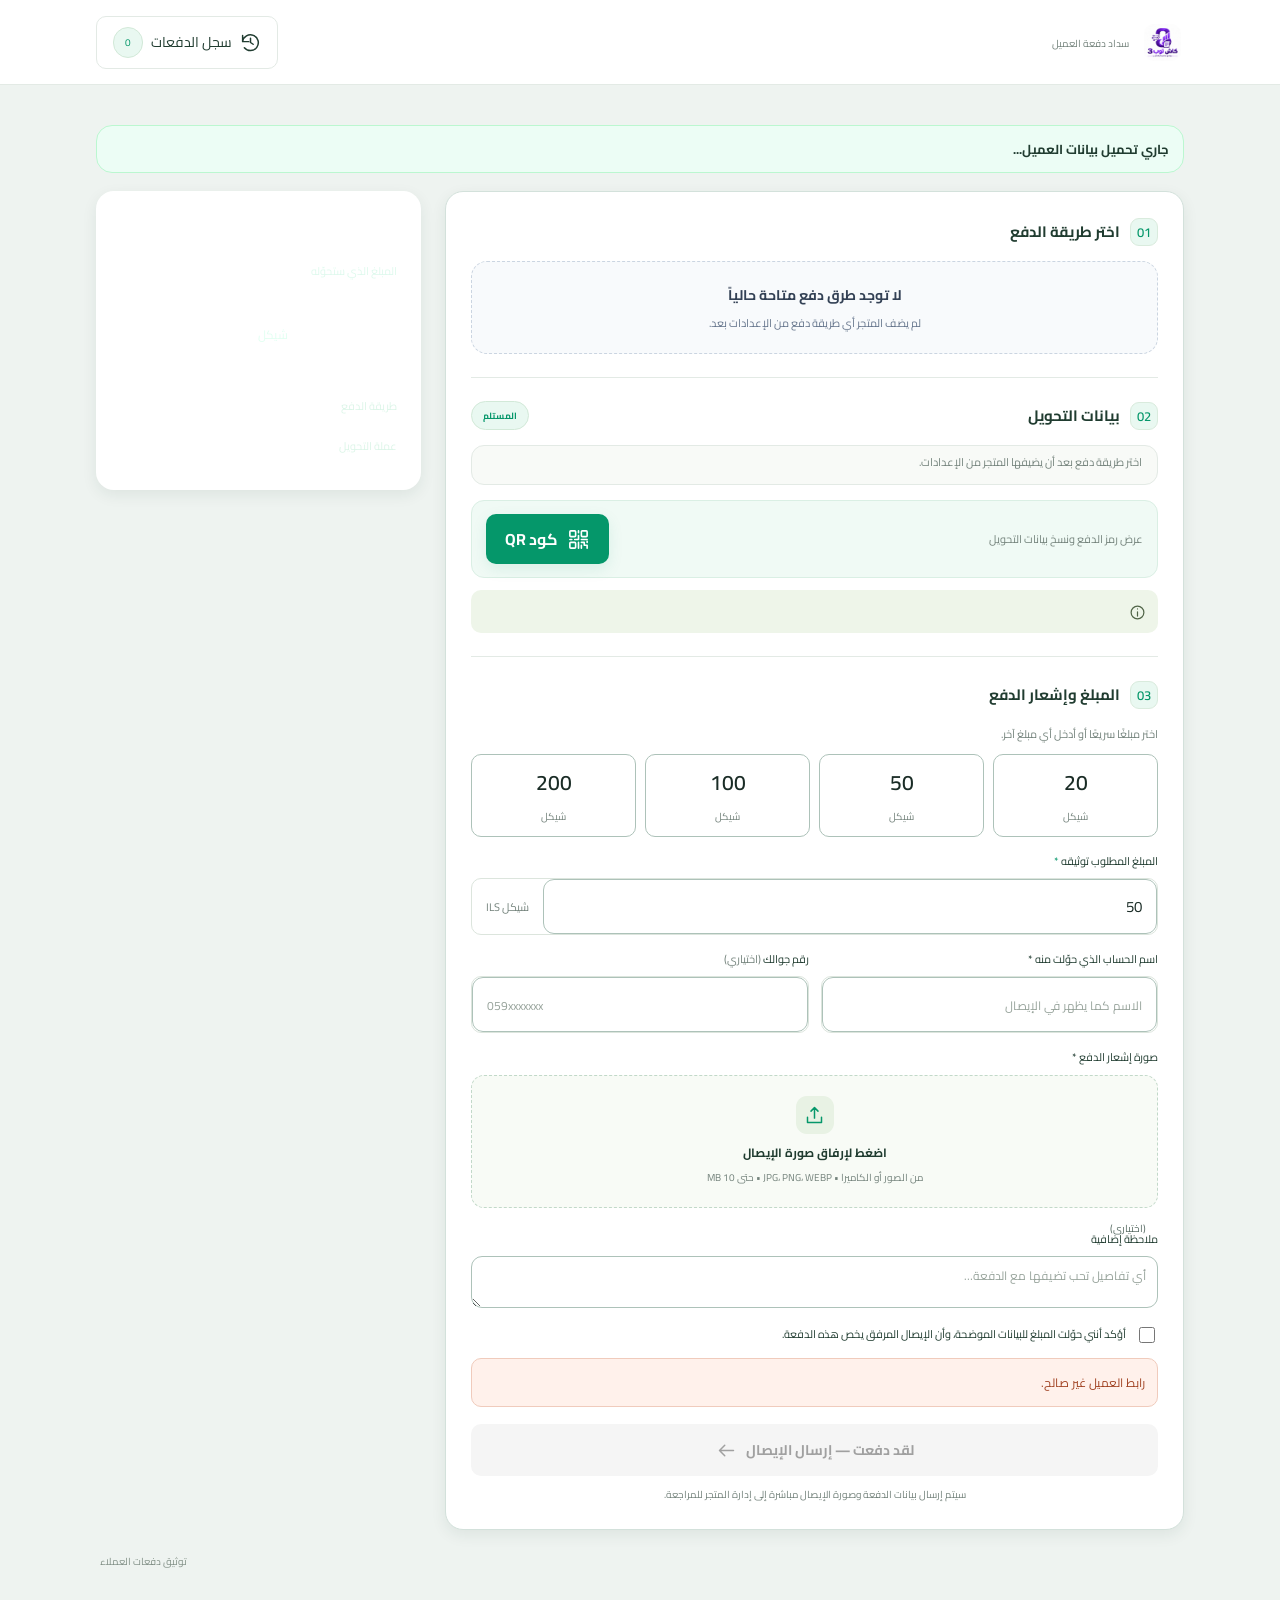
<file: معتمد.html>
<!doctype html>
<html lang="ar" dir="rtl" class="theme-win10"><head>
<link rel="stylesheet" href="./card-theme.css?v=21">
<script id="ct-locale-boot">(function(){
 try{
   var l=localStorage.getItem('ct-language')||'ar';
   var rtl=/^(ar|ur|fa|ku|ps|he|yi)$/.test(l);
   document.documentElement.lang=l;
   document.documentElement.dir=rtl?'rtl':'ltr';
   document.documentElement.dataset.ctDirection=rtl?'rtl':'ltr';
   if(l!=='ar')document.documentElement.setAttribute('data-ct-i18n-preparing','1');
 }catch(e){}
})();</script><meta charset="UTF-8"><meta name="viewport" content="width=device-width, initial-scale=1, viewport-fit=cover"><meta name="theme-color" content="#126454"><title>سداد العميل</title>
<style>
@font-face{font-family:Cairo;src:url('[data-uri]') format('truetype');font-weight:400;font-style:normal;font-display:swap}@font-face{font-family:Cairo;src:url('[data-uri]') format('truetype');font-weight:700;font-style:normal;font-display:swap}*{box-sizing:border-box} :root{--green:#05976a;--dark:#103d30;--muted:#73827b;--line:#e3eae5;--bg:#f4f8f6;--soft:#e9f8f1}body{margin:0;background:var(--bg);color:#203c30;font:14px Cairo,Tahoma,sans-serif}button,input,textarea,select{font:inherit}button{cursor:pointer}button:disabled{opacity:.5;cursor:wait}button,a,input,textarea,select{ -webkit-tap-highlight-color:transparent}button:focus-visible,input:focus-visible,textarea:focus-visible,select:focus-visible,a:focus-visible{outline:3px solid #74cbaa;outline-offset:3px}button{color:inherit}svg{width:21px;height:21px;vertical-align:middle;fill:none;stroke:currentColor;stroke-width:1.7;stroke-linecap:round;stroke-linejoin:round}header{background:white;border-bottom:1px solid var(--line)}.bar{max-width:1140px;margin:auto;height:84px;display:flex;align-items:center;justify-content:space-between;padding:0 26px}.brand{display:flex;gap:12px;align-items:center}.brandmark{width:43px;height:43px;display:grid;place-items:center;border-radius:14px;background:var(--green);color:white}.brand b{display:block;font:bold 23px Cairo,sans-serif;letter-spacing:1px}.brand small{font-size:10px;color:var(--muted)}.headlinks{display:flex;gap:12px;align-items:center}.outline,.ghost{border:1px solid var(--line);background:white;border-radius:10px;padding:10px 16px;display:inline-flex;gap:8px;align-items:center;justify-content:center}.ghost{border:0;background:transparent}.pill{color:var(--green);background:var(--soft);border:1px solid #d2e9d8;padding:5px 11px;border-radius:30px;font-size:10px;white-space:nowrap}.dot{display:inline-block;width:6px;height:6px;border-radius:50%;background:var(--green);margin-left:5px}main{max-width:1140px;margin:auto;padding:32px 26px 50px}.eyebrow{color:var(--green);font-size:11px;font-weight:bold;letter-spacing:.3px}.intro h1{font-size:30px;line-height:1.6;margin:4px 0}.intro p{color:var(--muted);margin:0 0 25px;font-size:13px}.layout{display:grid;grid-template-columns:minmax(0,1fr) 325px;gap:24px;align-items:start}.panel{background:white;border:1px solid var(--line);border-radius:20px;padding:25px;box-shadow:0 5px 22px #1a493304}.section+.section{border-top:1px solid var(--line);margin-top:23px;padding-top:23px}.section-title{display:flex;align-items:center;gap:10px;margin:0 0 15px;font-size:15px}.num{background:var(--soft);color:var(--green);border:1px solid #d9ebdd;width:28px;height:28px;display:grid;place-items:center;font:600 13px Cairo,sans-serif;border-radius:9px}.hint{font-size:11px;color:var(--muted);margin:4px 0 10px}.methods{display:grid;grid-template-columns:repeat(3,1fr);gap:10px}.method{position:relative;border:1px solid var(--line);background:white;border-radius:13px;padding:14px 5px 11px;transition:.15s}.method.active{background:#f4faf5;border:1.5px solid var(--green);box-shadow:0 0 0 2px #05976a09}.method img{width:49px;height:49px;object-fit:cover;border-radius:12px;display:block;margin:0 auto 7px}.method-icon{width:49px;height:49px;border-radius:12px;display:grid;place-items:center;margin:0 auto 7px;background:#eefaf4;border:1px solid #d9efe3;font-size:27px}.history-method-icon{width:42px;height:42px;border-radius:12px;display:grid;place-items:center;background:#eefaf4;border:1px solid #d9efe3;font-size:23px;flex:0 0 auto}.method b{font-size:12px;font-weight:600}.check{position:absolute;top:8px;left:8px;border:1px solid #d4ded6;border-radius:50%;width:15px;height:15px;background:white}.active .check{background:var(--green);border-color:var(--green)}.active .check:after{content:'✓';color:white;position:absolute;inset:0;font:11px Cairo,sans-serif;line-height:14px}.transfer{background:#f8faf7;border:1px solid var(--line);padding:2px 15px;border-radius:13px}.row{display:flex;align-items:center;justify-content:space-between;gap:12px;padding:12px 0}.row+.row{border-top:1px dashed #e0e8e0}.row-label{font-size:11px;color:var(--muted)}.value{display:flex;align-items:center;gap:8px;min-width:0}.value b{min-width:0;font-size:13px;font-weight:500;overflow-wrap:anywhere}.copy{background:white;color:var(--green);border:1px solid var(--line);border-radius:7px;padding:5px;flex-shrink:0;line-height:1}.copy svg{width:15px;height:15px}.notice{display:flex;align-items:flex-start;gap:8px;background:#eef5e9;color:#506447;border-radius:10px;font-size:11px;line-height:1.9;padding:12px;margin-top:12px}.notice svg{width:17px;height:17px;flex-shrink:0;margin-top:2px}.amounts{display:grid;grid-template-columns:repeat(4,1fr);gap:9px}.amount-btn{border:1px solid var(--line);background:white;border-radius:10px;padding:8px}.amount-btn strong{font:600 21px Cairo,sans-serif;display:block}.amount-btn small{font-size:10px;color:var(--muted)}.amount-btn.active{background:var(--soft);border-color:var(--green);color:var(--green)}label.field{display:block;font-size:11px;margin-top:14px}.inputbox{margin-top:7px;border:1px solid #dce5dd;border-radius:10px;display:flex;align-items:center;background:#fff;overflow:hidden}.inputbox:focus-within{border-color:var(--green);box-shadow:0 0 0 3px #05976a0b}.inputbox input{border:0;outline:none!important;margin:0;box-shadow:none;padding:12px 14px;min-width:0;flex:1;font-size:15px;width:100%;color:var(--dark);background:transparent}.inputbox span{padding:0 14px;font-size:11px;color:var(--muted)}input,textarea,select{color:var(--dark)}textarea{display:block;width:100%;border:1px solid var(--line);border-radius:10px;padding:11px;margin-top:7px;resize:vertical;background:white}::placeholder{color:#98a49c;font-size:12px}.two{display:grid;grid-template-columns:1fr 1fr;gap:12px}.upload{display:block;text-align:center;border:1.5px dashed #c2d9c9;background:#f8fbf6;border-radius:13px;padding:20px 10px;cursor:pointer;margin-top:8px}.upload:hover,.upload.drag{border-color:var(--green);background:var(--soft)}.upload-icon{width:38px;height:38px;display:grid;place-items:center;background:#e8f2e4;border-radius:11px;margin:auto auto 7px;color:var(--green)}.upload b{font-size:12px;display:block}.upload small{font-size:10px;color:var(--muted);display:block;margin-top:4px}.file-input{position:absolute;width:1px;height:1px;opacity:0}.upload:focus-within{outline:3px solid #74cbaa}.preview{display:flex;gap:12px;align-items:center;padding:10px;background:#f2f7ef;border-radius:12px;margin-top:10px}.preview img{width:60px;height:60px;object-fit:cover;border-radius:8px}.preview span{font-size:11px;overflow-wrap:anywhere;flex:1}.preview button{padding:6px}.consent{display:flex;gap:9px;align-items:flex-start;font-size:11px;margin-top:16px;line-height:1.9}.consent input{accent-color:var(--green);width:16px;height:16px;flex-shrink:0}.primary{border:0;border-radius:11px;background:var(--green);color:white;padding:13px 18px;font-weight:bold;display:flex;align-items:center;justify-content:center;gap:9px;box-shadow:0 5px 13px #05976a12}.submit{width:100%;margin-top:17px}.footnote{text-align:center;font-size:10px;color:var(--muted);margin:9px 0 0}.summary{position:sticky;top:20px}.summary-card{padding:24px;background:#05976a;color:white;border-radius:19px;position:relative;overflow:hidden}.summary-card:before{content:'';position:absolute;left:-45px;top:-65px;border:35px solid #ffffff06;width:180px;height:180px;border-radius:50%;pointer-events:none}.summary-title{display:flex;justify-content:space-between;align-items:center;font-size:13px}.summary-title svg{color:#e0ffee}.summary-card p{color:#def9ed;font-size:11px;margin-top:22px;margin-bottom:2px}.total{font:600 43px Cairo,sans-serif;letter-spacing:-1px}.currency{font-size:12px;margin-right:8px;color:#e2fff2}.summary-line{display:flex;align-items:center;justify-content:space-between;font-size:11px;padding:10px 0;gap:10px}.summary-line:first-of-type{margin-top:15px}.summary-line span{color:#dcf5e8}.summary-card hr{border:0;border-top:1px solid #ffffff20;margin:17px 0 4px}.localtag{display:flex;align-items:center;gap:7px;font-size:10px;color:#e7fff1;margin-top:14px}.localtag svg{width:15px}.tips{margin-top:20px;padding:21px}.tips h3{font-size:13px;margin:0 0 14px;display:flex;gap:8px;align-items:center}.tip{display:flex;gap:10px;margin:13px 0;font-size:11px;color:#728076;line-height:1.9}.tip i{font:12px Cairo,sans-serif;color:var(--green);background:var(--soft);width:22px;height:22px;flex-shrink:0;display:grid;place-items:center;border-radius:50%;font-style:normal}.support{width:100%;margin-top:14px;font-size:12px}.footer{display:flex;justify-content:space-between;font-size:10px;color:#829087;padding:22px 4px}.toast{position:fixed;bottom:24px;left:50%;transform:translateX(-50%);background:#173f30;color:white;border-radius:12px;padding:12px 23px;font-size:12px;box-shadow:0 8px 35px #143b3033;z-index:30;max-width:90vw;width:max-content}.error{background:#fff1eb;color:#a04121;border:1px solid #f0cbbc;border-radius:10px;font-size:12px;padding:12px;margin-top:12px}.modal{border:0;border-radius:20px;padding:0;width:620px;max-width:calc(100% - 24px);max-height:88vh;color:var(--dark);background:#fff;box-shadow:0 20px 100px #103d3055}.modal::backdrop{background:#102d2466;backdrop-filter:blur(3px)}.modal-head{position:sticky;top:0;background:white;display:flex;align-items:center;justify-content:space-between;padding:18px 23px;border-bottom:1px solid var(--line);z-index:2}.modal-head h2{font-size:17px;margin:0}.modal-body{padding:22px}.tools{display:flex;gap:8px;flex-wrap:wrap;margin-bottom:15px}.tools button{font-size:11px}.search{border:1px solid var(--line);border-radius:9px;padding:10px;width:100%;margin-bottom:15px}.history-row{display:flex;align-items:center;gap:11px;width:100%;text-align:right;border:1px solid var(--line);background:white;border-radius:13px;padding:13px;margin:10px 0}.history-row img{width:40px;height:40px;border-radius:9px}.history-row .grow{flex:1}.history-row b{font-size:12px}.history-row small{display:block;color:var(--muted);font-size:10px}.history-row strong{font:600 17px Cairo,sans-serif}.empty{text-align:center;color:var(--muted);padding:32px 10px;font-size:12px}.receipt-image{max-width:100%;max-height:400px;display:block;margin:18px auto;border:1px solid var(--line);border-radius:12px}.success-icon{margin:0 auto 12px;width:55px;height:55px;border-radius:50%;display:grid;place-items:center;background:var(--soft);color:var(--green)}.success{text-align:center}.success h3{margin:5px 0;font-size:19px}.success p{font-size:11px;color:var(--muted)}.danger{color:#a24a3f}.detail-list{margin-top:20px}.detail-list .row{align-items:flex-start;font-size:12px}.detail-list b{max-width:65%;overflow-wrap:anywhere;text-align:left;font-weight:500}.detail-actions{display:flex;gap:8px;flex-wrap:wrap;margin-top:17px}.detail-actions button{flex:1;font-size:11px;white-space:nowrap}[hidden]{display:none!important}
@media(max-width:850px){.layout{grid-template-columns:minmax(0,1fr) 275px;gap:15px}.panel{padding:19px}.row{gap:8px}.value b{font-size:12px}}
@media(max-width:700px){.bar{height:71px;padding:0 18px}.brandmark{width:37px;height:37px}.brand b{font-size:20px}.headlinks>.pill{display:none}.headlinks .outline{padding:8px 10px;font-size:11px}main{padding:23px 16px 25px}.intro h1{font-size:25px}.intro p{font-size:11px;margin-bottom:20px}.layout{grid-template-columns:1fr;gap:18px}.panel{border-radius:17px;padding:18px}.summary{position:static}.summary-card{padding:21px}.summary-card p{margin-top:16px}.summary-line{padding:6px 0}.tips{margin-top:15px}.section+.section{margin-top:21px;padding-top:20px}.row-label{font-size:10px}.row{gap:8px}.value b{font-size:12px}.value{gap:7px}.two{grid-template-columns:1fr;gap:0}.footer{gap:10px;font-size:9px}.modal-body{padding:17px}.modal-head{padding:16px}.total{font-size:37px}.method img{width:44px;height:44px}.intro{position:relative}.submit{padding:15px}.amount-btn{padding:9px 4px}.amount-btn strong{font-size:20px}}
@media print{body{background:white}header,main,.modal-head,.detail-actions,.toast{display:none!important}.modal{position:static;display:block;max-height:none;width:100%;max-width:100%;box-shadow:none}.modal::backdrop{display:none}.receipt-image{max-height:450px}}

/* Cairo / emerald theme and transfer QR dialog */
input,textarea,select,button{font-family:Cairo,Tahoma,sans-serif}.method b{font-weight:700}.qr-trigger-row{display:flex;align-items:center;justify-content:space-between;gap:12px;margin-top:15px;padding:13px 14px;background:#f0faf5;border:1px solid #daefe4;border-radius:13px}.qr-trigger-row p{font-size:11px;color:var(--muted);margin:0}.qr-trigger{background:var(--green);color:#fff;border:0;border-radius:12px;padding:10px 19px;display:flex;align-items:center;gap:9px;font-size:16px;white-space:nowrap;font-weight:700;box-shadow:0 5px 15px #05976a1a}.qr-trigger svg{height:23px;width:23px}.qr-modal{background:#0f1729;border:1px solid #1c5146;color:#f8fafc;border-radius:22px;width:570px;padding:30px;position:fixed;overflow:auto;overscroll-behavior:contain;scrollbar-width:thin;scrollbar-color:#245e4e #0f1729}.qr-modal::backdrop{background:#02070cda;backdrop-filter:blur(6px)}.qr-close{position:absolute;top:17px;left:17px;background:#1b293b;border:0;border-radius:11px;color:#a3afc2;width:38px;height:38px;display:grid;place-items:center}.qr-head{text-align:center;padding:18px 0 10px}.qr-badge{display:inline-flex;align-items:center;gap:8px;color:#31d1a0;background:#03362d;border:1px solid #115644;border-radius:30px;padding:5px 15px;font-size:12px}.qr-head h2{font-size:22px;margin:14px 0 4px;line-height:1.7;color:white}.qr-head p{font-size:12px;color:#9caac1;margin:0}.qr-frame{background:white;border:5px solid #c9f1e3;border-radius:23px;width:min(100%,365px);margin:19px auto 23px;padding:8px;overflow:hidden;box-shadow:inset 0 1px 7px #0e694714}.qr-frame img{width:100%;height:auto;display:block;object-fit:contain;border-radius:10px}.qr-phone{text-align:center;color:#273442;font:700 17px Cairo,sans-serif;letter-spacing:1px;padding:0 5px 12px}.qr-data{background:#060c1d;border:1px solid #202c42;border-radius:17px;padding:15px 18px;margin-top:14px}.qr-data .row{padding:8px 0;align-items:center}.qr-data .row+.row{border:0}.qr-data .row-label{color:#9ba8bd;font-size:12px}.qr-data b{color:#fafafa;font-size:13px;font-weight:700;max-width:65%;overflow-wrap:anywhere;min-width:0}.qr-data .qr-highlight{color:#2bd09e;font-size:15px;letter-spacing:.2px}.qr-iban{border-top:1px solid #202c42!important;display:block;margin-top:7px;padding-top:12px!important}.qr-iban b{display:block;text-align:left;max-width:100%;font-size:12px;color:#86dbbc;font-weight:400;margin-top:4px}.qr-copy-all{width:100%;margin-top:21px;font-size:15px;padding:13px 8px;box-shadow:0 8px 25px #05976a23}.qr-download{display:flex;align-items:center;justify-content:center;gap:7px;width:100%;margin-top:10px;background:transparent;border:1px solid #255548;color:#9ce1c8;border-radius:10px;padding:8px;font-size:12px}.qr-empty{text-align:center;padding:23px 15px;color:#b8c4d6;background:#102637;border:1px dashed #33584f;border-radius:16px;margin:19px 0}.qr-empty svg{width:40px;height:40px;color:#51bd98;margin-bottom:8px}.qr-empty strong{display:block;color:#e9f9f1;font-size:14px}.qr-empty p{font-size:11px;line-height:1.9;margin:8px 0 0}.qr-modal button:focus-visible{outline-color:#5ae0b0}.summary-card .summary-title svg{color:white}
@media(max-width:700px){.qr-modal{max-width:calc(100% - 24px);max-height:calc(100dvh - 30px);padding:24px 17px;border-radius:20px}.qr-head{padding-top:22px}.qr-head h2{font-size:18px}.qr-head p{font-size:11px}.qr-frame{margin:17px auto;width:min(100%,320px);border-radius:19px}.qr-data{padding:12px 13px}.qr-data .row-label{font-size:11px}.qr-data b{font-size:12px}.qr-data .qr-highlight{font-size:14px}.qr-iban b{font-size:11px}.qr-copy-all{font-size:13px;margin-top:17px}.qr-trigger{font-size:14px;padding:8px 15px}.qr-trigger-row{padding:11px}.qr-trigger-row p{font-size:10px;max-width:55%}}

.p2p-store-logo-wrap{overflow:hidden;background:#fff!important;padding:3px!important}
.p2p-store-logo-wrap img{width:100%;height:100%;object-fit:contain;border-radius:10px;display:block}
#storeName{font-size:clamp(12px,3.1vw,15px)!important;line-height:1.4;max-width:220px;display:-webkit-box;-webkit-line-clamp:2;-webkit-box-orient:vertical;overflow:hidden}
.portal-customer{margin:8px auto 18px;max-width:1180px;background:#ecfdf5;border:1px solid #bbf7d0;border-radius:16px;padding:11px 14px;display:flex;justify-content:space-between;gap:10px;flex-wrap:wrap}
.portal-customer b{font-size:13px}.portal-customer span{font-size:11px;color:#64748b}

.method img.method-icon{width:42px;height:42px;object-fit:contain;border-radius:10px;background:#fff;padding:2px}.method-generic-icon{width:42px;height:42px;border-radius:12px;background:#edf7f3;border:1px solid #d5ebe3;display:grid;place-items:center;color:#087b5a}.method-generic-icon svg{width:24px;height:24px;fill:none;stroke:currentColor;stroke-width:1.8;stroke-linecap:round;stroke-linejoin:round}.no-payment-methods{grid-column:1/-1;padding:20px;border:1px dashed #cbd5e1;border-radius:16px;text-align:center;color:#64748b;background:#f8fafc}.no-payment-methods b{display:block;color:#334155;font-size:14px}.no-payment-methods span{display:block;font-size:11px;margin-top:5px}

/* بوابة الدفع: لا تعرض أي بيانات افتراضية قبل وصول بيانات الشركة والعميل */
body.p2p-loading{overflow:hidden}
body.p2p-loading>header,body.p2p-loading>main,body.p2p-loading>footer,body.p2p-loading>dialog{visibility:hidden}
.portal-loading-screen{position:fixed;inset:0;z-index:99999;background:#f6f8f7;display:none;align-items:center;justify-content:center;padding:24px}
body.p2p-loading .portal-loading-screen{display:flex}
.portal-loading-card{width:min(92vw,390px);background:#fff;border:1px solid #e4ebe7;border-radius:24px;padding:30px 24px;text-align:center;box-shadow:0 18px 50px rgba(15,76,56,.10)}
.portal-loading-logo{width:76px;height:76px;border-radius:20px;object-fit:contain;background:#fff;margin:0 auto 16px;display:block;box-shadow:0 8px 24px rgba(0,0,0,.07)}
.portal-loading-spinner{width:44px;height:44px;margin:0 auto 16px;border:4px solid #dcefe7;border-top-color:var(--green);border-radius:50%;animation:p2p-spin .8s linear infinite}
.portal-loading-card b{display:block;font-size:16px;color:#173a2f;margin-bottom:6px}
.portal-loading-card span{display:block;font-size:11px;color:#7a8d84;line-height:1.8}
@keyframes p2p-spin{to{transform:rotate(360deg)}}
.methods-loading-inline{grid-column:1/-1;display:flex;align-items:center;justify-content:center;gap:9px;min-height:94px;border:1px dashed #c8ded4;border-radius:16px;color:#72877e;background:#fbfdfc;font-size:11px}
.mini-loader{width:20px;height:20px;border:2px solid #d5e9e0;border-top-color:var(--green);border-radius:50%;animation:p2p-spin .8s linear infinite}

</style>
<link rel="stylesheet" href="./offline-fonts.css">
<link rel="stylesheet" href="./windows10.css?v=20">
<script src="./windows10-dialogs.js?v=7" defer></script>
<link rel="stylesheet" href="./ct-google-translate.css?v=17">
<script src="./ct-google-translate.js?v=17" defer></script>
</head><body class="p2p-loading win10-payment">
<div id="portalLoadingScreen" class="portal-loading-screen" role="status" aria-live="polite">
  <div class="portal-loading-card">
    <div class="portal-loading-spinner"></div>
    <b id="portalLoadingTitle">دفع آمن وسريع</b>
    <span id="portalLoadingText">اختر وسيلة الدفع التي تناسبك</span>
  </div>
</div>

<svg style="display:none" aria-hidden="true"><defs>
<symbol id="swap" viewBox="0 0 24 24"><path d="M4 7h15l-4-4M20 17H5l4 4M19 7l-4 4M5 17l4-4"/></symbol><symbol id="history" viewBox="0 0 24 24"><path d="M3 11a9 9 0 1 1 2 7M3 4v7h7M12 7v5l3 2"/></symbol><symbol id="copy" viewBox="0 0 24 24"><rect x="8" y="8" width="12" height="13" rx="2"/><path d="M16 5V3H3v14h2"/></symbol><symbol id="info" viewBox="0 0 24 24"><circle cx="12" cy="12" r="9"/><path d="M12 11v6M12 7h.01"/></symbol><symbol id="upload" viewBox="0 0 24 24"><path d="M12 15V3m-4 4 4-4 4 4M4 14v6h16v-6"/></symbol><symbol id="check" viewBox="0 0 24 24"><path d="m5 12 4 4L19 6"/></symbol><symbol id="arrow" viewBox="0 0 24 24"><path d="M20 12H4m6-6-6 6 6 6"/></symbol><symbol id="receipt" viewBox="0 0 24 24"><path d="M5 3l3 2 4-2 4 2 3-2v18l-3-2-4 2-4-2-3 2V3zM9 9h6M9 13h6"/></symbol><symbol id="lock" viewBox="0 0 24 24"><rect x="5" y="10" width="14" height="11" rx="2"/><path d="M8 10V6a4 4 0 0 1 8 0v4M12 14v3"/></symbol><symbol id="close" viewBox="0 0 24 24"><path d="m6 6 12 12M18 6 6 18"/></symbol><symbol id="download" viewBox="0 0 24 24"><path d="M12 3v13m-4-4 4 4 4-4M4 17v4h16v-4"/></symbol>
<symbol id="qr" viewBox="0 0 24 24"><rect x="3" y="3" width="6" height="6" rx="1"/><rect x="15" y="3" width="6" height="6" rx="1"/><rect x="3" y="15" width="6" height="6" rx="1"/><path d="M15 15h3v3h3v3M12 3v2M12 8v4H8M3 12h2m10 0h6m-9 3v6m3-3v3m6-6v-1"/></symbol></defs></svg>
<header><div class="bar"><div class="brand"><span class="brandmark p2p-store-logo-wrap"><img id="storeLogo" src="./brand-logo.webp" alt="شعار المحل"></span><div><b id="storeName"></b><small>سداد دفعة العميل</small></div></div><div class="headlinks"><button class="outline" id="historyBtn"><svg><use href="#history"/></svg>سجل الدفعات <span id="count" class="pill">0</span></button></div></div></header>
<main><div id="portalCustomerInfo" class="portal-customer"><b>جاري تحميل بيانات العميل...</b></div><div class="layout">
<form class="panel" id="paymentForm">
<section class="section"><h2 class="section-title"><span class="num">01</span>اختر طريقة الدفع</h2><div class="methods" role="group" aria-label="طريقة الدفع"><div class="methods-loading-inline"><span class="mini-loader"></span><span>جاري تحميل طرق الدفع المضافة من المحل...</span></div></div></section>
<section class="section"><h2 class="section-title"><span class="num">02</span>بيانات التحويل <span class="pill" style="margin-right:auto;font-size:9px">المستلم</span></h2><div class="transfer" id="transfer"></div><div class="qr-trigger-row" id="qrTriggerRow"><p>عرض رمز الدفع ونسخ بيانات التحويل</p><button type="button" class="qr-trigger" id="qrBtn" aria-haspopup="dialog" aria-controls="qrModal"><svg aria-hidden="true"><use href="#qr"/></svg>كود QR</button></div><div class="notice"><svg><use href="#info"/></svg><span id="methodNote"></span></div></section>
<section class="section"><h2 class="section-title"><span class="num">03</span>المبلغ وإشعار الدفع</h2><p class="hint">اختر مبلغًا سريعًا أو أدخل أي مبلغ آخر.</p><div class="amounts"> <button type="button" class="amount-btn" data-amount="20"><strong>20</strong><small>شيكل</small></button><button type="button" class="amount-btn active" data-amount="50"><strong>50</strong><small>شيكل</small></button><button type="button" class="amount-btn" data-amount="100"><strong>100</strong><small>شيكل</small></button><button type="button" class="amount-btn" data-amount="200"><strong>200</strong><small>شيكل</small></button></div>
<label class="field" for="amount">المبلغ المطلوب توثيقه <span style="color:var(--green)">*</span></label><div class="inputbox"><input id="amount" inputmode="decimal" value="50" maxlength="14" placeholder="أدخل المبلغ" required autocomplete="off"><span>شيكل ILS</span></div>
<div class="two"><label class="field">اسم الحساب الذي حوّلت منه *<span class="inputbox"><input id="sender" maxlength="100" placeholder="الاسم كما يظهر في الإيصال" required autocomplete="name"></span></label><label class="field">رقم جوالك <span style="color:var(--muted)">(اختياري)</span><span class="inputbox"><input id="phone" type="tel" dir="ltr" maxlength="22" placeholder="059xxxxxxx" autocomplete="tel"></span></label></div>
<label class="field">صورة إشعار الدفع *</label><label class="upload" id="dropzone" for="proof"><input class="file-input" id="proof" type="file" accept="image/jpeg,image/png,image/webp"><span class="upload-icon"><svg><use href="#upload"/></svg></span><b>اضغط لإرفاق صورة الإيصال</b><small>من الصور أو الكاميرا • JPG، PNG، WEBP • حتى 10 MB</small></label><div class="preview" id="preview" hidden><img id="proofPreview" alt="معاينة إشعار الدفع"><span id="proofName"></span><button type="button" class="ghost danger" id="removeProof" aria-label="إزالة الإشعار"><svg><use href="#close"/></svg></button></div>
<label class="field">ملاحظة إضافية <span style="color:var(--muted)">(اختياري)</span><textarea id="note" rows="2" maxlength="500" placeholder="أي تفاصيل تحب تضيفها مع الدفعة…"></textarea></label><label class="consent"><input type="checkbox" id="confirm" required><span>أؤكد أنني حوّلت المبلغ للبيانات الموضحة، وأن الإيصال المرفق يخص هذه الدفعة.</span></label><div class="error" id="error" role="alert" hidden></div><button class="primary submit" id="submitBtn" type="submit">لقد دفعت — إرسال الإيصال <svg><use href="#arrow"/></svg></button><p class="footnote">سيتم إرسال بيانات الدفعة وصورة الإيصال مباشرة إلى إدارة المتجر للمراجعة.</p></section></form>
<aside class="summary"><div class="summary-card" aria-live="polite" aria-atomic="true"><div class="summary-title"><b>ملخص الدفعة</b><svg><use href="#receipt"/></svg></div><p>المبلغ الذي ستحوّله</p><div><b class="total" id="summaryAmount" dir="ltr">50.00</b><span class="currency" id="summaryAmountCurrency">شيكل</span></div><hr><div class="summary-line"><span>طريقة الدفع</span><b id="summaryMethod">Palpay</b></div><div class="summary-line"><span>عملة التحويل</span><b id="summaryCurrency">شيكل · ILS</b></div></div></aside>
</div><footer class="footer"><span id="footerStoreName"></span><span>توثيق دفعات العملاء</span></footer></main>
<dialog class="modal qr-modal" id="qrModal" aria-labelledby="qrTitle"><button type="button" class="qr-close" data-close="qrModal" aria-label="إغلاق نافذة الباركود"><svg><use href="#close"/></svg></button><div class="qr-head"><span class="qr-badge"><svg><use href="#qr"/></svg>رمز الاستجابة السريعة QR</span><h2 id="qrTitle"></h2><p id="qrSubtitle"></p></div><div class="qr-frame" id="qrFrame" hidden><img id="bankQrImage" src="./shared-17a3c04d5aba.jpg" alt="رمز QR بنك فلسطين المرفق"><div class="qr-phone" dir="ltr">0597603119</div></div><div class="qr-empty" id="qrMissing" hidden><svg><use href="#qr"/></svg><strong>باركود بال باي غير مضاف بعد</strong><p>يمكنك التحويل باستخدام رقم المحفظة الموضح أدناه.</p></div><div class="qr-data" id="qrDetails"></div><button type="button" class="primary qr-copy-all" id="qrCopyAll"><svg><use href="#copy"/></svg>نسخ كافة بيانات التحويل</button><button type="button" class="qr-download" id="qrDownload"><svg><use href="#download"/></svg>تنزيل صورة الباركود</button></dialog><dialog class="modal" id="historyModal"><div class="modal-head"><h2>سجل الدفعات</h2><button class="ghost" data-close="historyModal" aria-label="إغلاق"><svg><use href="#close"/></svg></button></div><div class="modal-body"><input id="search" class="search" placeholder="ابحث بالاسم أو رقم الطلب أو طريقة الدفع" aria-label="بحث في الدفعات"><div class="hint" id="historySummary"></div><div id="historyList"></div></div></dialog>
<dialog class="modal" id="detailModal"><div class="modal-head"><h2>تفاصيل الدفعة</h2><button class="ghost" data-close="detailModal" aria-label="إغلاق"><svg><use href="#close"/></svg></button></div><div class="modal-body" id="detailBody"></div></dialog><div class="toast" id="toast" role="status" hidden></div>
<script src="./oscar-activation-runtime.js?v=7.9.4.177-scanner30"></script>
<script>"use strict";
(() => {
  var __defProp = Object.defineProperty;
  var __getOwnPropNames = Object.getOwnPropertyNames;
  var __esm = (fn, res, err) => function __init() {
    if (err) throw err[0];
    try {
      return fn && (res = (0, fn[__getOwnPropNames(fn)[0]])(fn = 0)), res;
    } catch (e) {
      throw err = [e], e;
    }
  };
  var __export = (target, all2) => {
    for (var name in all2)
      __defProp(target, name, { get: all2[name], enumerable: true });
  };

  // app/trial__config.js
  var trial_config_exports = {};
  __export(trial_config_exports, {
    TRIAL_DATABASE: () => TRIAL_DATABASE,
    TRIAL_LIMITS: () => TRIAL_LIMITS,
    getTrialRuntime: () => getTrialRuntime,
    isTrialAccount: () => isTrialAccount
  });
  var TRIAL_DATABASE, TRIAL_LIMITS, isTrialAccount, getTrialRuntime;
  var init_trial_config = __esm({
    "app/trial__config.js"() {
      TRIAL_DATABASE = Object.freeze({
        databaseURL: "libsql://tgggg-amanwaraa.aws-ap-northeast-1.turso.io",
        authToken: "eyJhbGciOiJFZERTQSIsInR5cCI6IkpXVCJ9.[base64].gpLweb2Pwv6dpt7eYhVJOQpiOcf7eqszxDZSoD1N1RjDzrtPEIEJjh6xvveMOcrolHJMRRZ7_8TAGF8zthvQAg",
        table: "oscar_rtdb"
      });
      TRIAL_LIMITS = Object.freeze({
        products: 10,
        salesInvoices: 50,
        warehouses: 1,
        employees: 0,
        customers: 20,
        categories: 5,
        purchaseInvoices: 10,
        days: 10
      });
      isTrialAccount = () => {
        try {
          return window.OscarActivation?.readRuntime?.()?.plan === "trial";
        } catch (_) {
          return false;
        }
      };
      getTrialRuntime = () => {
        try {
          const rt = window.OscarActivation?.readRuntime?.() || null;
          return rt?.plan === "trial" ? rt : null;
        } catch (_) {
          return null;
        }
      };
    }
  });

  // app/customer-portal-codec.js
  var customer_portal_codec_exports = {};
  __export(customer_portal_codec_exports, {
    decodeCustomerPortalAccess: () => decodeCustomerPortalAccess,
    encodeCustomerPortalAccess: () => encodeCustomerPortalAccess
  });
  function b64url(bytes) {
    let out = "";
    const step = 32768;
    for (let i = 0; i < bytes.length; i += step) out += String.fromCharCode(...bytes.subarray(i, i + step));
    return btoa(out).replace(/\+/g, "-").replace(/\//g, "_").replace(/=+$/, "");
  }
  function unb64url(text) {
    let s = String(text || "").replace(/-/g, "+").replace(/_/g, "/");
    while (s.length % 4) s += "=";
    const bin = atob(s), out = new Uint8Array(bin.length);
    for (let i = 0; i < bin.length; i++) out[i] = bin.charCodeAt(i);
    return out;
  }
  async function key() {
    const digest = await crypto.subtle.digest("SHA-256", enc.encode(PORTAL_SECRET));
    return crypto.subtle.importKey("raw", digest, { name: "AES-GCM" }, false, ["encrypt", "decrypt"]);
  }
  async function streamTransform(bytes, type) {
    const C = type === "compress" ? globalThis.CompressionStream : globalThis.DecompressionStream;
    if (!C) return null;
    try {
      const stream = new Blob([bytes]).stream().pipeThrough(new C("deflate"));
      return new Uint8Array(await new Response(stream).arrayBuffer());
    } catch (_) {
      return null;
    }
  }
  async function encodeCustomerPortalAccess(payload) {
    if (!crypto?.subtle) throw new Error("\u0647\u0630\u0627 \u0627\u0644\u0645\u062A\u0635\u0641\u062D \u0644\u0627 \u064A\u062F\u0639\u0645 \u062A\u0634\u0641\u064A\u0631 \u0631\u0627\u0628\u0637 \u0627\u0644\u0639\u0645\u064A\u0644.");
    const compact = { v: 1, d: String(payload?.d || ""), t: String(payload?.t || ""), c: String(payload?.c || ""), u: String(payload?.u || ""), n: String(payload?.n || "") };
    if (!compact.d || !compact.t || !compact.c || !compact.u || !compact.n) throw new Error("\u0628\u064A\u0627\u0646\u0627\u062A \u0631\u0627\u0628\u0637 \u0627\u0644\u0639\u0645\u064A\u0644 \u063A\u064A\u0631 \u0645\u0643\u062A\u0645\u0644\u0629.");
    const plain = enc.encode(JSON.stringify(compact));
    const compressed = await streamTransform(plain, "compress");
    const useCompressed = compressed && compressed.length + 8 < plain.length;
    const body = useCompressed ? compressed : plain;
    const iv = crypto.getRandomValues(new Uint8Array(12));
    const cipher = new Uint8Array(await crypto.subtle.encrypt({ name: "AES-GCM", iv }, await key(), body));
    const packed = new Uint8Array(1 + iv.length + cipher.length);
    packed[0] = useCompressed ? 1 : 0;
    packed.set(iv, 1);
    packed.set(cipher, 13);
    return "cp1." + b64url(packed);
  }
  async function decodeCustomerPortalAccess(code) {
    const rawCode = String(code || "").trim().replace(/^#/, "");
    if (!rawCode.startsWith("cp1.")) throw new Error("\u0631\u0627\u0628\u0637 \u0627\u0644\u0639\u0645\u064A\u0644 \u063A\u064A\u0631 \u0635\u0627\u0644\u062D.");
    const raw = unb64url(rawCode.slice(4));
    if (raw.length < 30) throw new Error("\u0631\u0627\u0628\u0637 \u0627\u0644\u0639\u0645\u064A\u0644 \u063A\u064A\u0631 \u0645\u0643\u062A\u0645\u0644.");
    const flag = raw[0], iv = raw.slice(1, 13), cipher = raw.slice(13);
    let bytes;
    try {
      bytes = new Uint8Array(await crypto.subtle.decrypt({ name: "AES-GCM", iv }, await key(), cipher));
    } catch (_) {
      throw new Error("\u062A\u0639\u0630\u0631 \u0641\u062A\u062D \u0631\u0627\u0628\u0637 \u0627\u0644\u0639\u0645\u064A\u0644 \u0623\u0648 \u062A\u0645 \u062A\u0639\u062F\u064A\u0644 \u0627\u0644\u0631\u0627\u0628\u0637.");
    }
    if (flag === 1) {
      const inflated = await streamTransform(bytes, "decompress");
      if (!inflated) throw new Error("\u062A\u0639\u0630\u0631 \u0641\u0643 \u0628\u064A\u0627\u0646\u0627\u062A \u0631\u0627\u0628\u0637 \u0627\u0644\u0639\u0645\u064A\u0644.");
      bytes = inflated;
    }
    let payload;
    try {
      payload = JSON.parse(dec.decode(bytes));
    } catch (_) {
      throw new Error("\u0628\u064A\u0627\u0646\u0627\u062A \u0631\u0627\u0628\u0637 \u0627\u0644\u0639\u0645\u064A\u0644 \u063A\u064A\u0631 \u0635\u0627\u0644\u062D\u0629.");
    }
    if (payload?.v !== 1 || !payload.d || !payload.t || !payload.c || !payload.u || !payload.n) throw new Error("\u0628\u064A\u0627\u0646\u0627\u062A \u0631\u0627\u0628\u0637 \u0627\u0644\u0639\u0645\u064A\u0644 \u063A\u064A\u0631 \u0645\u0643\u062A\u0645\u0644\u0629.");
    return payload;
  }
  var enc, dec, PORTAL_SECRET;
  var init_customer_portal_codec = __esm({
    "app/customer-portal-codec.js"() {
      enc = new TextEncoder();
      dec = new TextDecoder();
      PORTAL_SECRET = "OSCAR-CUSTOMER-PORTAL-2026-V1|READONLY|MZAUTH";
    }
  });

  // app/معتمد.html.js
  var $ = (s) => document.querySelector(s);
  var $$ = (s) => [...document.querySelectorAll(s)];
  var FIXED_METHOD_LOGOS = {
    "palpay": "./p2p-palpay.jpg",
    "jawwal-pay": "./shared-c50d51a1a3c0.jpg",
    "bank-palestine": "./p2p-bank-palestine.jpg"
  };
  var METHOD_TYPES = /* @__PURE__ */ new Set(["palpay", "jawwal-pay", "bank-palestine", "bank", "wallet", "card", "transfer", "other"]);
  function normalizePaymentMethods(raw) {
    const src = Array.isArray(raw) ? raw : [];
    return src.map((m, i) => ({
      id: String(m?.id || `method-${i + 1}`).trim().replace(/[^A-Za-z0-9_-]/g, "-").slice(0, 64) || `method-${i + 1}`,
      name: String(m?.name || `\u0637\u0631\u064A\u0642\u0629 \u062F\u0641\u0639 ${i + 1}`).trim().slice(0, 80),
      icon: METHOD_TYPES.has(m?.icon) ? m.icon : "bank",
      currency: String(m?.transferCurrency || m?.currencyCode || m?.currency || "").trim(),
      logoUrl: String(m?.logoUrl || "").trim(),
      logoTelegramFileId: String(m?.logoTelegramFileId || "").trim(),
      qrImageUrl: String(m?.qrImageUrl || "").trim(),
      qrTelegramFileId: String(m?.qrTelegramFileId || "").trim(),
      note: String(m?.note || "").slice(0, 400),
      fields: (Array.isArray(m?.fields) ? m.fields : []).map((f, fi) => ({ id: String(f?.id || `field-${fi + 1}`), label: String(f?.label || `\u0628\u064A\u0627\u0646 ${fi + 1}`).slice(0, 80), value: String(f?.value || "").slice(0, 500) })).filter((f) => f.label || f.value)
    })).filter((m) => m.name);
  }
  var methods = {};
  function selectedMethod() {
    return methods[method] || methods[Object.keys(methods)[0]] || null;
  }
  function genericMethodSvg(type) {
    const cls = "method-generic-icon";
    if (type === "wallet") return `<span class="${cls}"><svg viewBox="0 0 24 24"><rect x="3" y="6" width="18" height="13" rx="3"/><path d="M16 10h5v5h-5a2.5 2.5 0 0 1 0-5z"/></svg></span>`;
    if (type === "card") return `<span class="${cls}"><svg viewBox="0 0 24 24"><rect x="2.5" y="5" width="19" height="14" rx="3"/><path d="M3 10h18M7 15h4"/></svg></span>`;
    if (type === "transfer") return `<span class="${cls}"><svg viewBox="0 0 24 24"><path d="M4 7h15l-4-4M20 17H5l4 4"/></svg></span>`;
    return `<span class="${cls}"><svg viewBox="0 0 24 24"><path d="M3 10h18M5 10V20M9 10V20M15 10V20M19 10V20M2 20h20M12 3l10 5H2z"/></svg></span>`;
  }
  function methodVisual(m, cls = "method-icon") {
    const fixed = FIXED_METHOD_LOGOS[m?.icon];
    const src = m?.logoUrl || fixed || "";
    return src ? `<img class="${cls}" src="${esc(src)}" alt="${esc(m?.name || "\u0637\u0631\u064A\u0642\u0629 \u062F\u0641\u0639")}" onerror="this.outerHTML=genericMethodSvg('${esc(m?.icon || "bank")}')">` : genericMethodSvg(m?.icon || "bank");
  }
  function applyPaymentMethods(raw) {
    const arr = normalizePaymentMethods(raw);
    methods = Object.fromEntries(arr.map((m) => [m.id, m]));
    if (!methods[method]) method = arr[0]?.id || "";
    const wrap = document.querySelector(".methods");
    if (wrap) {
      wrap.innerHTML = arr.length ? arr.map((m) => `<button type="button" class="method" data-method="${esc(m.id)}" aria-pressed="false"><span class="check"></span>${methodVisual(m)}<b>${esc(m.name)}</b></button>`).join("") : `<div class="no-payment-methods"><b>\u0644\u0627 \u062A\u0648\u062C\u062F \u0637\u0631\u0642 \u062F\u0641\u0639 \u0645\u062A\u0627\u062D\u0629 \u062D\u0627\u0644\u064A\u0627\u064B</b><span>\u0644\u0645 \u064A\u0636\u0641 \u0627\u0644\u0645\u062A\u062C\u0631 \u0623\u064A \u0637\u0631\u064A\u0642\u0629 \u062F\u0641\u0639 \u0645\u0646 \u0627\u0644\u0625\u0639\u062F\u0627\u062F\u0627\u062A \u0628\u0639\u062F.</span></div>`;
      wrap.querySelectorAll("[data-method]").forEach((b) => b.onclick = () => choose(b.dataset.method));
    }
    if (method) choose(method);
    else {
      updatePaymentSummary();
      const transfer = document.getElementById("transfer");
      if (transfer) transfer.innerHTML = '<div class="hint">\u0627\u062E\u062A\u0631 \u0637\u0631\u064A\u0642\u0629 \u062F\u0641\u0639 \u0628\u0639\u062F \u0623\u0646 \u064A\u0636\u064A\u0641\u0647\u0627 \u0627\u0644\u0645\u062A\u062C\u0631 \u0645\u0646 \u0627\u0644\u0625\u0639\u062F\u0627\u062F\u0627\u062A.</div>';
    }
    const submit = document.getElementById("submitBtn");
    if (submit) submit.disabled = !arr.length;
  }
  var esc = (s) => String(s ?? "").replace(/[&<>"']/g, (c) => ({ "&": "&amp;", "<": "&lt;", ">": "&gt;", '"': "&quot;", "'": "&#39;" })[c]);
  var icon = (id) => `<svg aria-hidden="true"><use href="#${id}"/></svg>`;
  var digits = (s) => String(s).replace(/[٠-٩]/g, (d) => "\u0660\u0661\u0662\u0663\u0664\u0665\u0666\u0667\u0668\u0669".indexOf(d)).replace(/[۰-۹]/g, (d) => "\u06F0\u06F1\u06F2\u06F3\u06F4\u06F5\u06F6\u06F7\u06F8\u06F9".indexOf(d)).replace(/٫/g, ".");
  var money = (n) => Number(n).toLocaleString("en-US", { minimumFractionDigits: 2, maximumFractionDigits: 2 });
  var method = "";
  var proof = null;
  var all = [];
  var db = null;
  var busy = false;
  var fileVersion = 0;
  var currentDetail = null;
  var PAYMENT_BOT_TOKEN = "8901874566:AAG3TAC6xSl-YHmEnQTpvBrxZpoBwyyx6nY";
  var PAYMENT_API = "https://api.telegram.org/bot" + PAYMENT_BOT_TOKEN;
  var STORAGE_BOT_TOKEN = "8893463288:AAHn77qegDsR3Yu1LYGicM0Dfh1Fznw4agg";
  var STORAGE_API = "https://api.telegram.org/bot" + STORAGE_BOT_TOKEN;
  var STORAGE_FILE_ROOT = "https://api.telegram.org/file/bot" + STORAGE_BOT_TOKEN;
  async function resolveStoredPaymentImage(fileId) {
    const id = String(fileId || "").trim();
    if (!id) return "";
    for (const [api, root] of [[STORAGE_API, STORAGE_FILE_ROOT], [PAYMENT_API, "https://api.telegram.org/file/bot" + PAYMENT_BOT_TOKEN]]) {
      try {
        const body = new URLSearchParams({ file_id: id });
        const r = await fetch(api + "/getFile", { method: "POST", body, cache: "no-store" });
        const d = await r.json().catch(() => null);
        const path = d?.result?.file_path;
        if (r.ok && d?.ok && path) return root + "/" + path;
      } catch (_) {
      }
    }
    return "";
  }
  async function refreshStoredPaymentImages() {
    const arr = Object.values(methods || {});
    if (!arr.length) return;
    let changed = false;
    await Promise.all(arr.map(async (m) => {
      if (m.logoTelegramFileId) {
        const u = await resolveStoredPaymentImage(m.logoTelegramFileId);
        if (u) {
          m.logoUrl = u;
          changed = true;
        }
      }
      if (m.qrTelegramFileId) {
        const q = await resolveStoredPaymentImage(m.qrTelegramFileId);
        if (q) {
          m.qrImageUrl = q;
          changed = true;
        }
      }
    }));
    if (changed) applyPaymentMethods(arr);
  }
  var initialStoreName = (() => {
    try {
      return String(new URLSearchParams(location.search).get("store") || "").trim();
    } catch (_) {
      return "";
    }
  })();
  var portalContext = { access: null, company: {}, customer: {}, settings: {}, chatId: "", storeName: initialStoreName || "", storeLogo: "./brand-logo.webp", currency: "\u20AA", debtBefore: 0 };
  if (initialStoreName) {
    const sn = document.getElementById("storeName");
    if (sn) sn.textContent = initialStoreName;
    const fsn = document.getElementById("footerStoreName");
    if (fsn) fsn.textContent = initialStoreName;
    document.title = `\u0633\u062F\u0627\u062F - ${initialStoreName}`;
  }
  var unwrapPortal = (v) => v && typeof v === "object" && Object.prototype.hasOwnProperty.call(v, "v") ? v.deleted ? null : v.v : v;
  var portalPrefix = (companyId, store) => `oscar/companies/${encodeURIComponent(companyId)}/d/${encodeURIComponent(store)}/`;
  var portalExact = (companyId, store, key2) => portalPrefix(companyId, store) + encodeURIComponent(String(key2));
  async function resolvePortalAccessCode() {
    const params = new URLSearchParams(location.search), c = String(params.get("c") || "").toUpperCase(), u = String(params.get("u") || "").toUpperCase();
    if (/^[A-Z2-9]{5}$/.test(c) && /^[A-Z2-9]{5}$/.test(u)) {
      try {
        const cfg = await Promise.resolve().then(() => (init_trial_config(), trial_config_exports));
        const direct = window.OscarActivation?.tursoDirect;
        if (direct) {
          const row = await direct.readExact(cfg.TRIAL_DATABASE, `oscar/public/customer_short_links/${c}/${u}`);
          if (row?.accessCode) return row.accessCode;
        }
      } catch (_) {
      }
      try {
        const response = await fetch(`/api/customer-short-link?c=${encodeURIComponent(c)}&u=${encodeURIComponent(u)}`, { cache: "no-store" });
        const data = await response.json().catch(() => null);
        if (response.ok && data?.accessCode) return data.accessCode;
      } catch (_) {
      }
      throw new Error("\u062A\u0639\u0630\u0631 \u0641\u062A\u062D \u0631\u0627\u0628\u0637 \u0627\u0644\u062F\u0641\u0639 \u0627\u0644\u0645\u062E\u062A\u0635\u0631. \u0623\u0639\u062F \u0625\u0646\u0634\u0627\u0621 \u0631\u0627\u0628\u0637 \u0627\u0644\u0639\u0645\u064A\u0644 \u0645\u0646 \u0627\u0644\u0628\u0631\u0646\u0627\u0645\u062C \u062B\u0645 \u0623\u0631\u0633\u0644\u0647 \u0645\u0631\u0629 \u0623\u062E\u0631\u0649.");
    }
    return location.hash;
  }
  async function loadPortalContext() {
    const mod = await Promise.resolve().then(() => (init_customer_portal_codec(), customer_portal_codec_exports));
    const access = await mod.decodeCustomerPortalAccess(await resolvePortalAccessCode());
    const direct = window.OscarActivation?.tursoDirect;
    if (!direct) throw new Error("\u062A\u0639\u0630\u0631 \u0641\u062A\u062D \u0628\u064A\u0627\u0646\u0627\u062A \u0627\u0644\u0639\u0645\u064A\u0644.");
    const rdb = { databaseURL: access.d, authToken: access.t, table: "oscar_rtdb" };
    const [companyRaw, customerRaw, settingsRaw] = await Promise.all([
      direct.readExact(rdb, `oscar/companies/${encodeURIComponent(access.c)}/access/company`),
      direct.readExact(rdb, portalExact(access.c, "customers", access.u)),
      direct.readExact(rdb, portalExact(access.c, "settings", "store_config"))
    ]);
    const company = unwrapPortal(companyRaw) || {}, customer = unwrapPortal(customerRaw), settings = unwrapPortal(settingsRaw) || {};
    if (!customer || customer.deletedAt) throw new Error("\u062D\u0633\u0627\u0628 \u0627\u0644\u0639\u0645\u064A\u0644 \u063A\u064A\u0631 \u0645\u0648\u062C\u0648\u062F.");
    if (String(customer.portalNonce || "") !== String(access.n || "")) throw new Error("\u0631\u0627\u0628\u0637 \u0627\u0644\u0639\u0645\u064A\u0644 \u0642\u062F\u064A\u0645. \u0627\u0637\u0644\u0628 \u0631\u0627\u0628\u0637\u0627\u064B \u062C\u062F\u064A\u062F\u0627\u064B \u0645\u0646 \u0627\u0644\u0645\u062A\u062C\u0631.");
    const chatId = String(settings.p2pPaymentChatId || "").trim();
    const storeName = String(settings.storeName || company.companyName || initialStoreName || "").trim();
    const storeLogo = settings.logoSourceUrl || settings.logoUrl || "./brand-logo.webp";
    const phone = String(customer.phone || customer.mobile || customer.phoneNumber || "");
    const debtBefore = Math.max(0, Number(customer.balance) || 0);
    portalContext = { access, company, customer, settings, chatId, storeName, storeLogo, currency: settings.currencySymbol || "\u20AA", debtBefore };
    applyPaymentMethods(settings.p2pPaymentMethods);
    await refreshStoredPaymentImages();
    document.title = `\u0633\u062F\u0627\u062F ${customer.name || ""} - ${storeName}`;
    const sn = document.getElementById("storeName");
    if (sn) sn.textContent = storeName;
    const fsn = document.getElementById("footerStoreName");
    if (fsn) fsn.textContent = storeName;
    const lg = document.getElementById("storeLogo");
    if (lg) {
      lg.src = storeLogo;
      lg.onerror = () => {
        lg.onerror = null;
        lg.src = "./brand-logo.webp";
      };
    }
    const info = document.getElementById("portalCustomerInfo");
    if (info) info.innerHTML = `<div><b>${esc(customer.name || "\u0639\u0645\u064A\u0644")}</b><div><span>\u0627\u0644\u0631\u0635\u064A\u062F \u0627\u0644\u0645\u0633\u062A\u062D\u0642 \u0642\u0628\u0644 \u0627\u0644\u062F\u0641\u0639\u0629: </span><b dir="ltr">${money(debtBefore)} ${esc(portalContext.currency)}</b></div></div><div><span>${esc(phone || "\u0628\u062F\u0648\u0646 \u0631\u0642\u0645 \u062C\u0648\u0627\u0644")}</span></div>`;
    const sender = document.getElementById("sender");
    if (sender && !sender.value) sender.value = customer.name || "";
    const ph = document.getElementById("phone");
    if (ph && !ph.value) ph.value = phone;
    const amountEl = document.getElementById("amount");
    if (amountEl && debtBefore > 0) {
      amountEl.value = String(Math.round(debtBefore * 100) / 100);
      amountChanged();
    }
    if (!chatId) fail("\u0644\u0645 \u064A\u062D\u062F\u062F \u0635\u0627\u062D\u0628 \u0627\u0644\u0634\u0631\u0643\u0629 \u0645\u0639\u0631\u0641 \u0627\u0633\u062A\u0642\u0628\u0627\u0644 \u062F\u0641\u0639\u0627\u062A \u0627\u0644\u0639\u0645\u0644\u0627\u0621 \u0645\u0646 \u0627\u0644\u0625\u0639\u062F\u0627\u062F\u0627\u062A \u0628\u0639\u062F.");
    return portalContext;
  }
  async function sendPaymentTelegram(row) {
    const chatId = String(portalContext.chatId || "").trim();
    if (!chatId) throw new Error("\u0645\u0639\u0631\u0641 \u0627\u0633\u062A\u0642\u0628\u0627\u0644 \u0627\u0644\u062F\u0641\u0639\u0627\u062A \u063A\u064A\u0631 \u0645\u0636\u0628\u0648\u0637 \u0641\u064A \u0625\u0639\u062F\u0627\u062F\u0627\u062A \u0627\u0644\u0634\u0631\u0643\u0629.");
    const c = portalContext.customer || {};
    const balanceBefore = Math.max(0, Number(portalContext.debtBefore) || 0);
    const remaining = Math.max(0, balanceBefore - Number(row.amount || 0));
    const h = (v) => esc(String(v ?? "-"));
    const methodFields = fieldsForRow(row).map((f) => `<b>${h(f.label)}:</b> ${h(f.value)}`);
    const coreLines = [
      "<b>\u062F\u0641\u0639\u0629 \u0639\u0645\u064A\u0644 \u062C\u062F\u064A\u062F\u0629</b>",
      `<b>\u0627\u0644\u0645\u062D\u0644:</b> ${h(portalContext.storeName)}`,
      "",
      "<b>\u0628\u064A\u0627\u0646\u0627\u062A \u0627\u0644\u0639\u0645\u064A\u0644</b>",
      `<b>\u0627\u0644\u0639\u0645\u064A\u0644 \u0627\u0644\u0645\u0633\u062C\u0644:</b> ${h(c.name || "-")}`,
      `<b>\u0631\u0642\u0645 \u0627\u0644\u0639\u0645\u064A\u0644:</b> ${h(c.id || "-")}`,
      `<b>\u062C\u0648\u0627\u0644 \u0627\u0644\u0639\u0645\u064A\u0644 \u0627\u0644\u0645\u0633\u062C\u0644:</b> ${h(c.phone || c.mobile || c.phoneNumber || "-")}`,
      `<b>\u0627\u0644\u0631\u0635\u064A\u062F \u0642\u0628\u0644 \u0627\u0644\u062F\u0641\u0639\u0629:</b> ${h(money(balanceBefore))} ${h(portalContext.currency)}`,
      "\u2500\u2500\u2500\u2500\u2500\u2500\u2500\u2500\u2500\u2500\u2500\u2500\u2500\u2500",
      `<blockquote><b>\u0627\u0644\u0645\u0628\u0644\u063A \u0627\u0644\u0645\u062F\u0641\u0648\u0639: ${h(money(row.amount))} ${h(portalContext.currency)}</b></blockquote>`,
      `<b>\u0627\u0644\u0645\u062A\u0628\u0642\u064A \u0627\u0644\u0645\u062A\u0648\u0642\u0639 \u0628\u0639\u062F \u0627\u0644\u062F\u0641\u0639\u0629:</b> ${h(money(remaining))} ${h(portalContext.currency)}`,
      "",
      "<b>\u0628\u064A\u0627\u0646\u0627\u062A \u0627\u0644\u062A\u062D\u0648\u064A\u0644</b>",
      `<b>\u0637\u0631\u064A\u0642\u0629 \u0627\u0644\u062F\u0641\u0639:</b> ${h(methodNameForRow(row))}`,
      ...methodFields,
      `<b>\u0627\u0633\u0645 \u0627\u0644\u062D\u0633\u0627\u0628 \u0627\u0644\u0645\u062D\u0648\u0644 \u0645\u0646\u0647:</b> ${h(row.sender || "-")}`,
      `<b>\u0631\u0642\u0645 \u0627\u0644\u062C\u0648\u0627\u0644 \u0627\u0644\u0645\u062F\u062E\u0644:</b> ${h(row.phone || "-")}`,
      "",
      `<b>\u0631\u0642\u0645 \u0627\u0644\u0637\u0644\u0628:</b> <code>${h(row.id)}</code>`,
      `<b>\u0627\u0644\u0648\u0642\u062A:</b> ${h(date(row.created))}`
    ];
    if (row.note) coreLines.push(`<b>\u0645\u0644\u0627\u062D\u0638\u0627\u062A:</b> ${h(row.note)}`);
    const fullCaption = coreLines.join("\n");
    const file = document.getElementById("proof")?.files?.[0];
    if (!file) throw new Error("\u0623\u0631\u0641\u0642 \u0635\u0648\u0631\u0629 \u0625\u0634\u0639\u0627\u0631 \u0627\u0644\u062F\u0641\u0639.");
    let photoCaption = fullCaption;
    let overflowMessage = "";
    if (photoCaption.length > 980) {
      const shortLines = [
        "<b>\u062F\u0641\u0639\u0629 \u0639\u0645\u064A\u0644 \u062C\u062F\u064A\u062F\u0629</b>",
        `<b>\u0627\u0644\u0645\u062D\u0644:</b> ${h(portalContext.storeName)}`,
        `<b>\u0627\u0644\u0639\u0645\u064A\u0644:</b> ${h(c.name || "-")}`,
        `<b>\u0627\u0644\u0631\u0635\u064A\u062F \u0642\u0628\u0644 \u0627\u0644\u062F\u0641\u0639\u0629:</b> ${h(money(balanceBefore))} ${h(portalContext.currency)}`,
        "\u2500\u2500\u2500\u2500\u2500\u2500\u2500\u2500\u2500\u2500\u2500\u2500\u2500\u2500",
        `<blockquote><b>\u0627\u0644\u0645\u0628\u0644\u063A \u0627\u0644\u0645\u062F\u0641\u0648\u0639: ${h(money(row.amount))} ${h(portalContext.currency)}</b></blockquote>`,
        `<b>\u0637\u0631\u064A\u0642\u0629 \u0627\u0644\u062F\u0641\u0639:</b> ${h(methodNameForRow(row))}`,
        `<b>\u0631\u0642\u0645 \u0627\u0644\u0637\u0644\u0628:</b> <code>${h(row.id)}</code>`
      ];
      photoCaption = shortLines.join("\n");
      overflowMessage = fullCaption;
    }
    const fd = new FormData();
    fd.append("chat_id", chatId);
    fd.append("photo", file, file.name || "payment-proof.jpg");
    fd.append("caption", photoCaption);
    fd.append("parse_mode", "HTML");
    fd.append("disable_notification", "false");
    const response = await fetch(PAYMENT_API + "/sendPhoto", { method: "POST", body: fd, cache: "no-store" });
    let data;
    try {
      data = await response.json();
    } catch (_) {
      throw new Error("\u0631\u062F Telegram \u063A\u064A\u0631 \u0635\u0627\u0644\u062D");
    }
    if (!data?.ok) throw new Error(data?.description || "\u0641\u0634\u0644 \u0625\u0631\u0633\u0627\u0644 \u0627\u0644\u062F\u0641\u0639\u0629 \u0625\u0644\u0649 Telegram");
    if (overflowMessage) {
      const body = new URLSearchParams();
      body.set("chat_id", chatId);
      body.set("text", overflowMessage.slice(0, 3900));
      body.set("parse_mode", "HTML");
      body.set("disable_web_page_preview", "true");
      const extraResponse = await fetch(PAYMENT_API + "/sendMessage", { method: "POST", body, cache: "no-store" });
      let extraData;
      try {
        extraData = await extraResponse.json();
      } catch (_) {
        throw new Error("\u062A\u0645 \u0625\u0631\u0633\u0627\u0644 \u0627\u0644\u0635\u0648\u0631\u0629 \u0644\u0643\u0646 \u062A\u0639\u0630\u0631 \u0642\u0631\u0627\u0621\u0629 \u0631\u062F Telegram \u0644\u062A\u0641\u0627\u0635\u064A\u0644 \u0627\u0644\u062F\u0641\u0639\u0629");
      }
      if (!extraData?.ok) throw new Error(extraData?.description || "\u062A\u0645 \u0625\u0631\u0633\u0627\u0644 \u0627\u0644\u0635\u0648\u0631\u0629 \u0644\u0643\u0646 \u0641\u0634\u0644 \u0625\u0631\u0633\u0627\u0644 \u062A\u0641\u0627\u0635\u064A\u0644 \u0627\u0644\u062F\u0641\u0639\u0629");
    }
    return data.result;
  }
  function toast(t) {
    $("#toast").textContent = t;
    $("#toast").hidden = false;
    clearTimeout(toast.timer);
    toast.timer = setTimeout(() => $("#toast").hidden = true, 3600);
  }
  function fail(t) {
    $("#error").textContent = t;
    $("#error").hidden = false;
    $("#error").scrollIntoView({ block: "nearest", behavior: "smooth" });
  }
  function date(t) {
    return new Date(t).toLocaleString("ar-EG-u-nu-latn", { dateStyle: "medium", timeStyle: "short" });
  }
  function methodFieldsFor(key2) {
    return (methods[key2]?.fields || []).filter((f) => String(f.value || "").trim());
  }
  function methodSnapshot(key2) {
    const m = methods[key2] || {};
    return { id: key2, name: m.name || key2, icon: m.icon || "other", logoUrl: m.logoUrl || "", qrImageUrl: m.qrImageUrl || "", note: m.note || "", fields: methodFieldsFor(key2).map((f) => ({ label: f.label, value: f.value })) };
  }
  function methodNameForRow(r) {
    return r?.methodSnapshot?.name || r?.methodName || methods[r?.method]?.name || r?.method || "\u0637\u0631\u064A\u0642\u0629 \u062F\u0641\u0639";
  }
  function fieldsForRow(r) {
    return Array.isArray(r?.methodSnapshot?.fields) ? r.methodSnapshot.fields : methodFieldsFor(r?.method);
  }
  function methodHistoryVisual(r) {
    const snap = r?.methodSnapshot || methods[r?.method] || {};
    const fixed = FIXED_METHOD_LOGOS[snap.icon];
    const src = snap.logoUrl || fixed || "";
    return src ? `<img src="${esc(src)}" alt="${esc(methodNameForRow(r))}">` : genericMethodSvg(snap.icon || "bank");
  }
  async function copy(t) {
    try {
      if (navigator.clipboard && window.isSecureContext) await navigator.clipboard.writeText(t);
      else {
        const e = document.createElement("textarea");
        e.value = t;
        e.style.cssText = "position:fixed;top:0;opacity:0";
        (document.querySelector("dialog[open]") || document.body).append(e);
        e.select();
        e.setSelectionRange(0, e.value.length);
        const ok = document.execCommand("copy");
        e.remove();
        if (!ok) throw Error();
      }
      toast("\u062A\u0645 \u0627\u0644\u0646\u0633\u062E");
    } catch {
      toast("\u062A\u0639\u0630\u0651\u0631 \u0627\u0644\u0646\u0633\u062E \u062A\u0644\u0642\u0627\u0626\u064A\u064B\u0627\u061B \u0627\u0636\u063A\u0637 \u0645\u0637\u0648\u0644\u064B\u0627 \u0639\u0644\u0649 \u0627\u0644\u0628\u064A\u0627\u0646\u0627\u062A \u0644\u0646\u0633\u062E\u0647\u0627.");
    }
  }
  function choose(key2) {
    if (!methods[key2]) key2 = Object.keys(methods)[0];
    if (!key2) return;
    method = key2;
    const m = methods[key2];
    $$("[data-method]").forEach((b) => {
      b.classList.toggle("active", b.dataset.method === key2);
      b.setAttribute("aria-pressed", b.dataset.method === key2);
    });
    $("#summaryMethod").textContent = m.name;
    $("#methodNote").textContent = m.note || "\u0627\u0633\u062A\u062E\u062F\u0645 \u0628\u064A\u0627\u0646\u0627\u062A \u0627\u0644\u062A\u062D\u0648\u064A\u0644 \u0627\u0644\u0645\u0648\u0636\u062D\u0629 \u062B\u0645 \u0623\u0631\u0641\u0642 \u0635\u0648\u0631\u0629 \u0627\u0644\u0625\u064A\u0635\u0627\u0644.";
    const fields = methodFieldsFor(key2);
    $("#transfer").innerHTML = fields.length ? fields.map((f) => `<div class="row"><span class="row-label">${esc(f.label)}</span><div class="value"><b dir="auto">${esc(f.value)}</b><button class="copy" type="button" data-copy="${esc(f.value)}" aria-label="\u0646\u0633\u062E ${esc(f.label)}">${icon("copy")}</button></div></div>`).join("") : '<div class="row"><span class="row-label">\u0644\u0627 \u062A\u0648\u062C\u062F \u0628\u064A\u0627\u0646\u0627\u062A \u062A\u062D\u0648\u064A\u0644 \u0645\u0636\u0627\u0641\u0629 \u0644\u0647\u0630\u0647 \u0627\u0644\u0637\u0631\u064A\u0642\u0629.</span></div>';
    $("#qrTriggerRow").hidden = !m.qrImageUrl;
    updatePaymentSummary();
  }
  function updatePaymentSummary() {
    const m = selectedMethod();
    const field = (m?.fields || []).find((f) => /عملة|currency/i.test(f.label || ""));
    const rawCurrency = String(m?.currency || field?.value || portalContext.currency || "ILS").trim();
    const labels = { "\u20AA": ["\u0634\u064A\u0643\u0644", "\u0634\u064A\u0643\u0644 \xB7 ILS"], "ILS": ["\u0634\u064A\u0643\u0644", "\u0634\u064A\u0643\u0644 \xB7 ILS"], "\u0634\u064A\u0643\u0644": ["\u0634\u064A\u0643\u0644", "\u0634\u064A\u0643\u0644 \xB7 ILS"], "USD": ["\u062F\u0648\u0644\u0627\u0631", "\u062F\u0648\u0644\u0627\u0631 \xB7 USD"], "$": ["\u062F\u0648\u0644\u0627\u0631", "\u062F\u0648\u0644\u0627\u0631 \xB7 USD"], "JOD": ["\u062F\u064A\u0646\u0627\u0631 \u0623\u0631\u062F\u0646\u064A", "\u062F\u064A\u0646\u0627\u0631 \u0623\u0631\u062F\u0646\u064A \xB7 JOD"], "EUR": ["\u064A\u0648\u0631\u0648", "\u064A\u0648\u0631\u0648 \xB7 EUR"] };
    const currency = labels[rawCurrency.toUpperCase()] || [rawCurrency, rawCurrency];
    const amount = Number(digits($("#amount").value));
    $("#summaryAmount").textContent = Number.isFinite(amount) && amount >= 0 ? money(amount) : "0.00";
    $("#summaryMethod").textContent = m?.name || "\u0644\u0645 \u064A\u062A\u0645 \u0627\u062E\u062A\u064A\u0627\u0631 \u0637\u0631\u064A\u0642\u0629 \u062F\u0641\u0639";
    $("#summaryAmountCurrency").textContent = currency[0];
    $("#summaryCurrency").textContent = currency[1];
  }
  function amountChanged() {
    const raw = digits($("#amount").value);
    if (raw !== $("#amount").value) $("#amount").value = raw;
    const n = Number(raw);
    updatePaymentSummary();
    $$("[data-amount]").forEach((b) => {
      b.classList.toggle("active", Number(b.dataset.amount) === n);
      b.setAttribute("aria-pressed", Number(b.dataset.amount) === n);
    });
  }
  async function openDB() {
    return new Promise((resolve, reject) => {
      const r = indexedDB.open("P2P_Green_Payments_v1", 1);
      r.onupgradeneeded = () => {
        if (!r.result.objectStoreNames.contains("payments")) r.result.createObjectStore("payments", { keyPath: "id" });
      };
      r.onsuccess = () => resolve(r.result);
      r.onerror = () => reject(r.error);
      r.onblocked = () => reject(Error("blocked"));
    });
  }
  function readAll() {
    return new Promise((resolve, reject) => {
      const r = db.transaction("payments").objectStore("payments").getAll();
      r.onsuccess = () => resolve(r.result);
      r.onerror = () => reject(r.error);
    });
  }
  function mutate(action) {
    return new Promise((resolve, reject) => {
      const tx = db.transaction("payments", "readwrite");
      try {
        action(tx.objectStore("payments"));
      } catch (e) {
        tx.abort();
        reject(e);
        return;
      }
      tx.oncomplete = resolve;
      tx.onerror = () => reject(tx.error);
      tx.onabort = () => reject(tx.error || Error("aborted"));
    });
  }
  async function refresh() {
    all = (await readAll()).sort((a, b) => new Date(b.created) - new Date(a.created));
    $("#count").textContent = all.length;
    renderHistory();
  }
  function removeProof() {
    fileVersion++;
    proof = null;
    $("#submitBtn").disabled = busy;
    $("#proof").value = "";
    $("#preview").hidden = true;
    $("#dropzone").hidden = false;
    $("#proofPreview").removeAttribute("src");
  }
  async function attach(file) {
    const version = ++fileVersion;
    if (!file) return;
    if (!["image/jpeg", "image/png", "image/webp"].includes(file.type)) {
      toast("\u0627\u062E\u062A\u0631 \u0635\u0648\u0631\u0629 \u0628\u0635\u064A\u063A\u0629 JPG \u0623\u0648 PNG \u0623\u0648 WEBP.");
      return;
    }
    if (file.size > 10 * 1024 * 1024) {
      toast("\u062D\u062C\u0645 \u0627\u0644\u0635\u0648\u0631\u0629 \u064A\u062C\u0628 \u0623\u0644\u0627 \u064A\u062A\u062C\u0627\u0648\u0632 10 MB.");
      return;
    }
    $("#submitBtn").disabled = true;
    try {
      const data = await new Promise((res, rej) => {
        const r = new FileReader();
        r.onload = () => res(r.result);
        r.onerror = rej;
        r.readAsDataURL(file);
      });
      await new Promise((res, rej) => {
        const im = new Image();
        im.onload = () => im.naturalWidth ? res() : rej();
        im.onerror = rej;
        im.src = data;
      });
      if (version !== fileVersion) return;
      proof = { data, name: file.name, type: file.type, size: file.size };
      $("#proofPreview").src = data;
      $("#proofName").textContent = file.name + " \u2022 " + (file.size / 1024 / 1024).toFixed(2) + " MB";
      $("#preview").hidden = false;
      $("#dropzone").hidden = true;
      $("#error").hidden = true;
    } catch {
      toast("\u062A\u0639\u0630\u0651\u0631 \u0641\u062A\u062D \u0627\u0644\u0635\u0648\u0631\u0629. \u0627\u062E\u062A\u0631 \u0635\u0648\u0631\u0629 \u0623\u062E\u0631\u0649.");
    } finally {
      if (version === fileVersion) $("#submitBtn").disabled = busy || !db;
    }
  }
  function uid() {
    return "P2P-" + Date.now().toString(36).toUpperCase() + "-" + Array.from(crypto.getRandomValues(new Uint8Array(4)), (n) => n.toString(16).padStart(2, "0")).join("").toUpperCase();
  }
  async function save(e) {
    e.preventDefault();
    if (busy) return;
    $("#error").hidden = true;
    const raw = digits($("#amount").value).trim(), amount = Number(raw);
    if (!/^\d+(\.\d{1,2})?$/.test(raw) || !Number.isFinite(amount) || amount <= 0 || amount > 999999999) return fail("\u0623\u062F\u062E\u0644 \u0645\u0628\u0644\u063A\u064B\u0627 \u0635\u062D\u064A\u062D\u064B\u0627 \u0623\u0643\u0628\u0631 \u0645\u0646 \u0635\u0641\u0631\u060C \u0648\u0628\u062D\u062F \u0623\u0642\u0635\u0649 \u0645\u0646\u0632\u0644\u062A\u064A\u0646 \u0639\u0634\u0631\u064A\u062A\u064A\u0646.");
    const sender = $("#sender").value.trim();
    if (sender.length < 2) return fail("\u0627\u0643\u062A\u0628 \u0627\u0633\u0645 \u0627\u0644\u062D\u0633\u0627\u0628 \u0627\u0644\u0630\u064A \u062D\u0648\u0651\u0644\u062A \u0645\u0646\u0647.");
    if (!proof) return fail("\u0623\u0631\u0641\u0642 \u0635\u0648\u0631\u0629 \u0625\u0634\u0639\u0627\u0631 \u0627\u0644\u062F\u0641\u0639 \u0623\u0648\u0644\u064B\u0627.");
    if (!$("#confirm").checked) return fail("\u0623\u0643\u062F \u0628\u064A\u0627\u0646\u0627\u062A \u0627\u0644\u062A\u062D\u0648\u064A\u0644 \u0642\u0628\u0644 \u0627\u0644\u0625\u0631\u0633\u0627\u0644.");
    busy = true;
    $("#submitBtn").disabled = true;
    const row = { id: uid(), created: (/* @__PURE__ */ new Date()).toISOString(), method, methodSnapshot: methodSnapshot(method), amount: Math.round(amount * 100) / 100, currency: "ILS", sender, phone: digits($("#phone").value.trim()), note: $("#note").value.trim(), proof: { ...proof }, status: "sent" };
    try {
      await sendPaymentTelegram(row);
      if (db) {
        try {
          await mutate((s) => s.add(row));
          await refresh();
        } catch (_) {
        }
      }
      $("#paymentForm").reset();
      $("#amount").value = portalContext.debtBefore > 0 ? String(Math.round(portalContext.debtBefore * 100) / 100) : "50";
      $("#sender").value = portalContext.customer?.name || "";
      $("#phone").value = portalContext.customer?.phone || portalContext.customer?.mobile || portalContext.customer?.phoneNumber || "";
      removeProof();
      amountChanged();
      showDetail(row, true);
    } catch (err) {
      fail("\u0641\u0634\u0644 \u0625\u0631\u0633\u0627\u0644 \u0627\u0644\u062F\u0641\u0639\u0629: " + (err?.message || err));
    } finally {
      busy = false;
      $("#submitBtn").disabled = false;
    }
  }
  function renderHistory() {
    const q = $("#search").value.trim().toLowerCase();
    const rows = all.filter((r) => [r.id, r.sender, methodNameForRow(r)].join(" ").toLowerCase().includes(q));
    $("#historySummary").textContent = `${all.length} \u062F\u0641\u0639\u0629 \u0645\u0631\u0633\u0644\u0629 \u0644\u0644\u0625\u062F\u0627\u0631\u0629 \u2022 \u0627\u0644\u0625\u062C\u0645\u0627\u0644\u064A ${money(all.reduce((s, r) => s + r.amount, 0))} \u0634\u064A\u0643\u0644`;
    $("#historyList").innerHTML = rows.length ? rows.map((r) => `<button class="history-row" data-detail="${esc(r.id)}">${methodHistoryVisual(r)}<span class="grow"><b>${esc(r.sender)}</b><small>${date(r.created)}</small><small dir="ltr">${esc(r.id)}</small></span><span><strong>${money(r.amount)}</strong><small>\u0634\u064A\u0643\u0644 \xB7 ${esc(methodNameForRow(r))}</small></span></button>`).join("") : '<div class="empty">' + (q ? "\u0644\u0627 \u062A\u0648\u062C\u062F \u0646\u062A\u0627\u0626\u062C \u0644\u0647\u0630\u0627 \u0627\u0644\u0628\u062D\u062B." : "\u0644\u0627 \u062A\u0648\u062C\u062F \u062F\u0641\u0639\u0627\u062A \u0628\u0639\u062F.<br>\u0623\u0648\u0644 \u0625\u064A\u0635\u0627\u0644 \u062A\u0631\u0633\u0644\u0647 \u0633\u064A\u0638\u0647\u0631 \u0647\u0646\u0627.") + "</div>";
  }
  async function showHistory() {
    if (!db) return toast("\u0633\u062C\u0644 \u0627\u0644\u062F\u0641\u0639\u0627\u062A \u063A\u064A\u0631 \u0645\u062A\u0627\u062D \u0639\u0644\u0649 \u0647\u0630\u0627 \u0627\u0644\u062C\u0647\u0627\u0632.");
    await refresh();
    $("#historyModal")[window.CashTopWin10?.isDesktop() ? "show" : "showModal"]();
  }
  function detailRow(k, v, l = false) {
    return `<div class="row"><span class="row-label">${k}</span><b ${l ? 'dir="ltr"' : ""}>${esc(v)}</b></div>`;
  }
  function showDetail(r, newly = false) {
    currentDetail = r;
    const methodRows = fieldsForRow(r).map((f) => detailRow(f.label, f.value, true)).join("");
    $("#detailBody").innerHTML = `${newly ? `<div class="success"><div class="success-icon">${icon("check")}</div><h3>\u062A\u0645 \u0625\u0631\u0633\u0627\u0644 \u0627\u0644\u0625\u064A\u0635\u0627\u0644</h3><p>\u062A\u0645 \u0625\u0631\u0633\u0627\u0644 \u0628\u064A\u0627\u0646\u0627\u062A \u0627\u0644\u062F\u0641\u0639\u0629 \u0648\u0635\u0648\u0631\u0629 \u0627\u0644\u0625\u064A\u0635\u0627\u0644 \u0625\u0644\u0649 \u0625\u062F\u0627\u0631\u0629 \u0627\u0644\u0645\u062A\u062C\u0631.</p></div>` : ""}<span class="pill">\u0645\u0631\u0633\u0644 \u0644\u0644\u0625\u062F\u0627\u0631\u0629 \xB7 \u063A\u064A\u0631 \u0645\u062A\u062D\u0642\u0642 \u0645\u0646\u0647</span><div class="detail-list">${detailRow("\u0631\u0642\u0645 \u0627\u0644\u0637\u0644\u0628", r.id, true)}${detailRow("\u0627\u0644\u0645\u0628\u0644\u063A", money(r.amount) + " \u0634\u064A\u0643\u0644")}${detailRow("\u0637\u0631\u064A\u0642\u0629 \u0627\u0644\u062F\u0641\u0639", methodNameForRow(r))}${detailRow("\u0627\u0633\u0645 \u0627\u0644\u0645\u0631\u0633\u0644", r.sender)}${r.phone ? detailRow("\u062C\u0648\u0627\u0644 \u0627\u0644\u0645\u0631\u0633\u0644", r.phone, true) : ""}${methodRows}${detailRow("\u062A\u0627\u0631\u064A\u062E \u0627\u0644\u0625\u0631\u0633\u0627\u0644", date(r.created))}${r.note ? detailRow("\u0645\u0644\u0627\u062D\u0638\u0627\u062A", r.note) : ""}</div><img class="receipt-image" src="${r.proof.data}" alt="\u0625\u0634\u0639\u0627\u0631 \u0627\u0644\u062F\u0641\u0639"><div class="detail-actions"><button class="primary" id="shareDetail">\u0645\u0634\u0627\u0631\u0643\u0629 \u0627\u0644\u0637\u0644\u0628</button><button class="outline" id="downloadProof">\u062A\u0646\u0632\u064A\u0644 \u0627\u0644\u0635\u0648\u0631\u0629</button><button class="outline" id="copyDetail">\u0646\u0633\u062E \u0627\u0644\u062A\u0641\u0627\u0635\u064A\u0644</button><button class="ghost danger" id="deleteDetail">\u062D\u0630\u0641</button></div>`;
    if (!$("#detailModal").open) $("#detailModal")[window.CashTopWin10?.isDesktop() ? "show" : "showModal"]();
    $("#shareDetail").onclick = () => share(r);
    $("#downloadProof").onclick = () => download(r.proof.data, r.id + "." + ({ "image/png": "png", "image/webp": "webp" }[r.proof.type] || "jpg"));
    $("#copyDetail").onclick = () => copy(textOf(r));
    $("#deleteDetail").onclick = async () => {
      if (!confirm("\u062D\u0630\u0641 \u0647\u0630\u0647 \u0627\u0644\u062F\u0641\u0639\u0629 \u0648\u0635\u0648\u0631\u062A\u0647\u0627 \u0645\u0646 \u0627\u0644\u062C\u0647\u0627\u0632\u061F")) return;
      try {
        await mutate((s) => s.delete(r.id));
        await refresh();
        $("#detailModal").close();
        toast("\u062A\u0645 \u062D\u0630\u0641 \u0627\u0644\u062F\u0641\u0639\u0629");
      } catch {
        toast("\u062A\u0639\u0630\u0651\u0631 \u0627\u0644\u062D\u0630\u0641");
      }
    };
  }
  function textOf(r) {
    const details = fieldsForRow(r).map((f) => `${f.label}: ${f.value}`).join("\n");
    return `\u0637\u0644\u0628 \u062F\u0641\u0639\u0629 ${r.id}
\u0627\u0644\u0645\u0628\u0644\u063A: ${money(r.amount)} \u0634\u064A\u0643\u0644
\u0627\u0644\u0637\u0631\u064A\u0642\u0629: ${methodNameForRow(r)}
\u0627\u0644\u0645\u0631\u0633\u0644: ${r.sender}
${r.phone ? "\u062C\u0648\u0627\u0644 \u0627\u0644\u0645\u0631\u0633\u0644: " + r.phone + "\n" : ""}${details ? details + "\n" : ""}\u062A\u0627\u0631\u064A\u062E \u0625\u0631\u0633\u0627\u0644 \u0627\u0644\u0637\u0644\u0628: ${date(r.created)}
${r.note ? "\u0645\u0644\u0627\u062D\u0638\u0627\u062A: " + r.note + "\n" : ""}\u0625\u0634\u0639\u0627\u0631 \u0645\u0642\u062F\u0645 \u0645\u0646 \u0627\u0644\u0645\u0631\u0633\u0644\u060C \u0644\u0627 \u064A\u064F\u0639\u062F \u062A\u0623\u0643\u064A\u062F\u064B\u0627 \u0644\u0627\u0633\u062A\u0644\u0627\u0645 \u0627\u0644\u062A\u062D\u0648\u064A\u0644.`;
  }
  function proofBlob(p) {
    const bin = atob(p.data.split(",")[1]), arr = new Uint8Array(bin.length);
    for (let i = 0; i < bin.length; i++) arr[i] = bin.charCodeAt(i);
    return new Blob([arr], { type: p.type });
  }
  async function share(r) {
    try {
      const file = new File([proofBlob(r.proof)], r.proof.name, { type: r.proof.type });
      if (navigator.canShare && navigator.canShare({ files: [file] })) {
        await navigator.share({ title: "\u0625\u0634\u0639\u0627\u0631 \u062F\u0641\u0639\u0629", text: textOf(r), files: [file] });
        return;
      }
      await copy(textOf(r));
      toast("\u062A\u0645 \u0646\u0633\u062E \u0627\u0644\u062A\u0641\u0627\u0635\u064A\u0644\u061B \u0646\u0632\u0651\u0644 \u0627\u0644\u0635\u0648\u0631\u0629 \u0648\u0623\u0631\u0633\u0644\u0647\u0627 \u0645\u0639 \u0627\u0644\u0637\u0644\u0628.");
    } catch (e) {
      if (e.name !== "AbortError") toast("\u062A\u0639\u0630\u0651\u0631\u062A \u0627\u0644\u0645\u0634\u0627\u0631\u0643\u0629. \u0627\u0633\u062A\u062E\u062F\u0645 \u0646\u0633\u062E \u0627\u0644\u062A\u0641\u0627\u0635\u064A\u0644 \u0648\u062A\u0646\u0632\u064A\u0644 \u0627\u0644\u0635\u0648\u0631\u0629.");
    }
  }
  function download(data, name) {
    const url = typeof data === "string" ? data : URL.createObjectURL(data);
    const a = document.createElement("a");
    a.href = url;
    a.download = name;
    document.body.append(a);
    a.click();
    a.remove();
    if (typeof data !== "string") setTimeout(() => URL.revokeObjectURL(url), 3e3);
  }
  function transferText(key2) {
    const m = methods[key2];
    if (!m) return "";
    return ["\u0637\u0631\u064A\u0642\u0629 \u0627\u0644\u062F\u0641\u0639: " + m.name, ...methodFieldsFor(key2).map((f) => `${f.label}: ${f.value}`)].join("\n");
  }
  function showQR() {
    const m = selectedMethod();
    if (!m) return;
    $("#qrTitle").textContent = m.name;
    $("#qrSubtitle").textContent = m.note || "\u0631\u0627\u062C\u0639 \u0628\u064A\u0627\u0646\u0627\u062A \u0627\u0644\u062A\u062D\u0648\u064A\u0644 \u0642\u0628\u0644 \u062A\u0623\u0643\u064A\u062F \u0627\u0644\u0639\u0645\u0644\u064A\u0629.";
    const frame = $("#qrFrame"), missing = $("#qrMissing"), downloadBtn = $("#qrDownload"), img = $("#bankQrImage"), phoneLine = document.querySelector(".qr-phone");
    const phoneField = methodFieldsFor(method).find((f) => /جوال|هاتف|phone|mobile/i.test(String(f.label || "")));
    if (phoneLine) {
      phoneLine.textContent = phoneField?.value || "";
      phoneLine.hidden = !phoneField?.value;
    }
    if (m.qrImageUrl) {
      frame.hidden = false;
      missing.hidden = true;
      downloadBtn.hidden = false;
      img.src = m.qrImageUrl;
      img.alt = `QR ${m.name}`;
      img.onerror = () => {
        frame.hidden = true;
        missing.hidden = false;
        downloadBtn.hidden = true;
      };
    } else {
      frame.hidden = true;
      missing.hidden = false;
      downloadBtn.hidden = true;
      const strong = missing.querySelector("strong"), para = missing.querySelector("p");
      if (strong) strong.textContent = "\u0644\u0627 \u062A\u0648\u062C\u062F \u0635\u0648\u0631\u0629 QR \u0644\u0647\u0630\u0647 \u0627\u0644\u0637\u0631\u064A\u0642\u0629";
      if (para) para.textContent = "\u064A\u0645\u0643\u0646\u0643 \u0627\u0644\u062A\u062D\u0648\u064A\u0644 \u0628\u0627\u0633\u062A\u062E\u062F\u0627\u0645 \u0627\u0644\u0628\u064A\u0627\u0646\u0627\u062A \u0627\u0644\u0645\u0648\u0636\u062D\u0629 \u0623\u062F\u0646\u0627\u0647.";
    }
    const fields = methodFieldsFor(method);
    $("#qrDetails").innerHTML = fields.map((f) => `<div class="row"><span class="row-label">${esc(f.label)}:</span><b dir="auto">${esc(f.value)}</b></div>`).join("") || '<div class="qr-empty">\u0644\u0627 \u062A\u0648\u062C\u062F \u0628\u064A\u0627\u0646\u0627\u062A \u0625\u0636\u0627\u0641\u064A\u0629.</div>';
    $("#qrCopyAll").onclick = () => copy(transferText(method));
    $("#qrDownload").onclick = () => download(m.qrImageUrl, `${m.name}-QR.jpg`);
    if (!$("#qrModal").open) $("#qrModal")[window.CashTopWin10?.isDesktop() ? "show" : "showModal"]();
  }
  $("#qrBtn").onclick = showQR;
  applyPaymentMethods([]);
  $$("[data-amount]").forEach((b) => b.onclick = () => {
    $("#amount").value = b.dataset.amount;
    amountChanged();
  });
  $("#amount").oninput = amountChanged;
  $("#amount").onchange = amountChanged;
  $("#transfer").onclick = (e) => {
    const b = e.target.closest("[data-copy]");
    if (b) copy(b.dataset.copy);
  };
  $("#proof").onchange = (e) => attach(e.target.files[0]);
  $("#removeProof").onclick = removeProof;
  $("#paymentForm").onsubmit = save;
  $("#historyBtn").onclick = showHistory;
  if ($("#asideHistory")) $("#asideHistory").onclick = showHistory;
  $("#search").oninput = renderHistory;
  $("#historyList").onclick = (e) => {
    const b = e.target.closest("[data-detail]");
    if (b) {
      const r = all.find((x) => x.id === b.dataset.detail);
      if (r) showDetail(r);
    }
  };
  $$("[data-close]").forEach((b) => b.onclick = () => $("#" + b.dataset.close).close());
  $$("dialog").forEach((d) => d.addEventListener("click", (e) => {
    if (e.target === d) {
      const r = d.getBoundingClientRect();
      if (e.clientX < r.left || e.clientX > r.right || e.clientY < r.top || e.clientY > r.bottom) d.close();
    }
  }));
  var dz = $("#dropzone");
  ["dragenter", "dragover"].forEach((t) => dz.addEventListener(t, (e) => {
    e.preventDefault();
    dz.classList.add("drag");
  }));
  ["dragleave", "drop"].forEach((t) => dz.addEventListener(t, (e) => {
    e.preventDefault();
    dz.classList.remove("drag");
  }));
  dz.addEventListener("drop", (e) => attach(e.dataTransfer.files[0]));
  amountChanged();
  $("#submitBtn").disabled = true;
  loadPortalContext().then(async () => {
    try {
      db = await openDB();
      db.onversionchange = () => db.close();
      await refresh();
    } catch (_) {
      db = null;
    }
    document.body.classList.remove("p2p-loading");
    const ls = document.getElementById("portalLoadingScreen");
    if (ls) ls.remove();
    $("#submitBtn").disabled = !Object.keys(methods || {}).length;
  }).catch((err) => {
    document.body.classList.remove("p2p-loading");
    const ls = document.getElementById("portalLoadingScreen");
    if (ls) ls.remove();
    fail(err?.message || "\u062A\u0639\u0630\u0631 \u062A\u062D\u0645\u064A\u0644 \u0628\u064A\u0627\u0646\u0627\u062A \u0627\u0644\u0639\u0645\u064A\u0644");
    $("#submitBtn").disabled = true;
  });
})();
</script></body></html>
</file>
<file: supplied-dashboard.css>
/* User-supplied dashboard and navigation styles, scoped to this layout. */
@layer theme, base, components, utilities, ct-supplied, cash-top-cards, cash-top-win10;
@layer ct-supplied {
@media screen {
.ct-supplied-design {
  --bg-main:#edf3f0; --primary-green:#14644e; --primary-green-dark:#0c4837;
  --text-dark:#16221f; --text-muted:#6f7f7a; --card-bg:#fff;
  --shadow-sm:0 4px 14px rgba(16,42,34,.04); --shadow-md:0 8px 24px rgba(16,42,34,.07);
  color:var(--text-dark); direction:rtl;
}
.ct-supplied-design, .ct-supplied-design * {
  box-sizing:border-box; margin:0; padding:0; font-family:'Cairo',sans-serif; -webkit-tap-highlight-color:transparent;
}
.ct-supplied-design.app-container { width:100%; max-width:1180px; margin:0 auto; padding-bottom:105px; background-color:var(--bg-main); }
.ct-supplied-design .top-hero-card {
  background:linear-gradient(155deg,#1b735a 0%,#104e3d 55%,#0c3d30 100%);
  color:#fff; border-radius:0 0 32px 32px; padding:calc(env(safe-area-inset-top,14px) + 12px) 18px 22px;
  position:relative; overflow:hidden; box-shadow:0 12px 28px rgba(16,78,61,.25); margin-top:0;
}
.ct-supplied-design .top-hero-card::before {
  content:''; position:absolute; top:-60px; left:-50px; width:240px; height:240px;
  background:radial-gradient(circle,rgba(255,255,255,.09) 0%,rgba(255,255,255,0) 70%); border-radius:50%; pointer-events:none;
}
.ct-supplied-design .hero-top-row { display:flex; justify-content:space-between; align-items:flex-start; position:relative; z-index:2; }
.ct-supplied-design .greeting-box .greeting-sub { font-size:13px; color:rgba(255,255,255,.9); font-weight:600; display:flex; align-items:center; gap:5px; }
.ct-supplied-design .greeting-box .brand-title { font-size:24px; font-weight:900; line-height:1.25; margin:2px 0; letter-spacing:-.3px; }
.ct-supplied-design .greeting-box .date-text { font-size:12px; color:rgba(255,255,255,.78); font-weight:500; }
.ct-supplied-design .hero-actions { display:flex; flex-direction:column; gap:9px; align-items:flex-end; }
.ct-supplied-design .hero-pill-saved {
  background:rgba(255,255,255,.14); backdrop-filter:blur(8px); border:1px solid rgba(255,255,255,.22);
  color:#fff; padding:5px 14px; border-radius:22px !important; font-size:12px; font-weight:700;
  display:inline-flex; align-items:center; gap:6px; cursor:pointer;
}
.ct-supplied-design .hero-pill-guide {
  background:rgba(255,255,255,.12); backdrop-filter:blur(8px); border:1px solid rgba(255,255,255,.22);
  color:#fff; padding:4px 12px 4px 6px; border-radius:24px !important; font-size:13px; font-weight:800;
  display:inline-flex; align-items:center; gap:8px; cursor:pointer;
}
.ct-supplied-design .guide-q-circle {
  width:24px; height:24px; border-radius:50%; background:#fff; color:#104e3d;
  display:flex; align-items:center; justify-content:center; font-weight:900; font-size:14px;
}
.ct-supplied-design .today-sales-section { margin-top:16px; position:relative; z-index:2; text-align:left; }
.ct-supplied-design .today-sales-label { font-size:13px; color:rgba(255,255,255,.85); font-weight:600; margin-bottom:2px; }
.ct-supplied-design .today-sales-amount {
  font-size:38px; font-weight:900; line-height:1.1; letter-spacing:-.5px;
  display:flex; align-items:baseline; justify-content:flex-end; gap:8px; direction:ltr;
}
.ct-supplied-design .today-sales-amount .currency-symbol { font-size:30px; font-weight:900; }
.ct-supplied-design .hero-glass-grid { display:grid; grid-template-columns:repeat(3,1fr); gap:10px; margin-top:18px; position:relative; z-index:2; }
.ct-supplied-design .hero-glass-box {
  background:rgba(255,255,255,.11); backdrop-filter:blur(8px); border:1px solid rgba(255,255,255,.14);
  border-radius:16px; padding:11px 10px; display:flex; flex-direction:column; align-items:center; justify-content:center; gap:4px; text-align:center; cursor:pointer; transition:background .2s;
}
.ct-supplied-design .hero-glass-box:hover { background:rgba(255,255,255,.18); }
.ct-supplied-design .glass-box-title { font-size:12px; color:rgba(255,255,255,.82); font-weight:600; }
.ct-supplied-design .glass-box-val { font-size:15px; font-weight:800; color:#fff; direction:ltr; }
.ct-supplied-design .content-wrapper { padding:14px 14px 0; display:flex; flex-direction:column; gap:12px; }
.ct-supplied-design .drawer-cash-bar {
  background:linear-gradient(135deg,#fdf3dc 0%,#faeccb 100%); border:1px solid #f0dcad; border-radius:16px; padding:14px 18px;
  display:flex; justify-content:space-between; align-items:center; box-shadow:var(--shadow-sm);
}
.ct-supplied-design .drawer-cash-right { display:flex; align-items:center; gap:10px; font-weight:800; font-size:14px; color:#2c2414; }
.ct-supplied-design .drawer-cash-amount { font-size:17px; font-weight:900; color:#161d1b; direction:ltr; }
.ct-supplied-design .dual-balance-grid { display:grid; grid-template-columns:repeat(2,1fr); gap:10px; }
.ct-supplied-design .mini-balance-card { border-radius:18px; padding:14px 16px; box-shadow:var(--shadow-sm); display:flex; flex-direction:column; align-items:center; justify-content:center; gap:6px; text-align:center; }
.ct-supplied-design .card-mint-soft { background:linear-gradient(145deg,#e7f5ee 0%,#dcf0e6 100%); border:1px solid #cce6d8; }
.ct-supplied-design .card-pink-soft { background:linear-gradient(145deg,#fcebf1 0%,#f9dfe9 100%); border:1px solid #f2cddb; }
.ct-supplied-design .mini-balance-header { display:flex; align-items:center; gap:6px; font-size:13px; font-weight:800; color:#2f3d39; }
.ct-supplied-design .mini-balance-val { font-size:18px; font-weight:900; color:#141c1a; direction:ltr; }
.ct-supplied-design .colored-actions-grid { display:grid; grid-template-columns:repeat(4,1fr); gap:10px; }
.ct-supplied-design .color-tile {
  border-radius:20px !important; padding:18px 6px; display:flex; flex-direction:column; align-items:center; justify-content:center; gap:10px;
  color:#fff; font-weight:800; font-size:12.5px; line-height:1.3; text-align:center; cursor:pointer; border:none; transition:transform .18s ease; box-shadow:var(--shadow-sm);
}
.ct-supplied-design .color-tile:active { transform:scale(.95); }
.ct-supplied-design .tile-green { background-color:#156d55; color:#fff; }
.ct-supplied-design .tile-blue { background-color:#1a66a3; color:#fff; }
.ct-supplied-design .tile-amber { background-color:#d98313; color:#fff; }
.ct-supplied-design .tile-pink { background-color:#bd1861; color:#fff; }
.ct-supplied-design .color-tile :is(i,svg) { width:26px; height:26px; stroke:#fff; stroke-width:2.2; }
.ct-supplied-design .period-filter-card { background:var(--card-bg); border-radius:18px; padding:14px 16px; box-shadow:var(--shadow-sm); }
.ct-supplied-design .period-header { display:flex; justify-content:space-between; align-items:center; margin-bottom:12px; }
.ct-supplied-design .period-title { display:flex; align-items:center; gap:8px; font-weight:800; font-size:14px; }
.ct-supplied-design .period-current { font-size:13px; color:var(--text-muted); font-weight:600; }
.ct-supplied-design .period-tabs { display:flex; justify-content:space-between; align-items:center; background:#f5f8f7; padding:5px; border-radius:14px; gap:4px; }
.ct-supplied-design .period-tab {
  flex:1; border:none; background:transparent; padding:8px 6px; border-radius:11px !important; font-size:13px; font-weight:700; color:#5b6b66; cursor:pointer; transition:.2s;
}
.ct-supplied-design .period-tab.active { background:var(--primary-green); color:#fff; box-shadow:0 3px 10px rgba(21,98,78,.25); }
.ct-supplied-design .supplied-date-range { display:flex; gap:8px; margin-top:10px; }
.ct-supplied-design .supplied-date-range label { flex:1; min-width:0; font-size:12px; }
.ct-supplied-design .supplied-date-range input { width:100%; min-width:0; padding:5px; }
.ct-supplied-design .total-sales-banner {
  background:linear-gradient(135deg,#1b6f58 0%,#125140 100%); border-radius:20px; padding:18px 20px; color:#fff;
  display:flex; justify-content:space-between; align-items:center; box-shadow:var(--shadow-md);
}
.ct-supplied-design .banner-right h3 { font-size:16px; font-weight:800; }
.ct-supplied-design .banner-right p { font-size:12px; color:rgba(255,255,255,.8); margin-top:2px; }
.ct-supplied-design .banner-icon-box { width:44px; height:44px; border-radius:14px; background:rgba(255,255,255,.14); display:flex; align-items:center; justify-content:center; }
.ct-supplied-design .kpi-grid { display:grid; grid-template-columns:repeat(2,1fr); gap:11px; }
.ct-supplied-design .kpi-card { border-radius:20px; padding:16px; box-shadow:var(--shadow-sm); display:flex; flex-direction:column; justify-content:space-between; min-height:136px; border:1px solid rgba(255,255,255,.65); }
.ct-supplied-design .kpi-top { display:flex; justify-content:space-between; align-items:flex-start; gap:8px; }
.ct-supplied-design .kpi-title { font-size:14px; font-weight:700; color:#4f5e59; }
.ct-supplied-design .kpi-icon { width:34px; height:34px; border-radius:11px; display:flex; align-items:center; justify-content:center; flex-shrink:0; }
.ct-supplied-design .kpi-value { font-size:21px; font-weight:900; color:#16221e; margin:10px 0 6px; text-align:left; direction:ltr; }
.ct-supplied-design .kpi-value.rtl-val { direction:rtl; text-align:left; }
.ct-supplied-design .kpi-sub { font-size:11px; color:#82918c; font-weight:600; text-align:left; }
.ct-supplied-design .bg-cream { background:linear-gradient(145deg,#fbf4e4 0%,#f9eed4 100%); }
.ct-supplied-design .bg-blush { background:linear-gradient(145deg,#f8edf2 0%,#f4e3eb 100%); }
.ct-supplied-design .bg-ice { background:linear-gradient(145deg,#eef3f9 0%,#e5edf7 100%); }
.ct-supplied-design .bg-white-c { background:#fff; }
.ct-supplied-design .bg-mint { background:linear-gradient(145deg,#e9f3ee 0%,#dfece5 100%); }
.ct-supplied-design .bg-lav { background:linear-gradient(145deg,#f2eef9 0%,#eae3f5 100%); }
.ct-supplied-design .chart-card { background:var(--card-bg); border-radius:22px; padding:18px; box-shadow:var(--shadow-sm); }
.ct-supplied-design .chart-header { display:flex; justify-content:space-between; align-items:flex-start; margin-bottom:12px; }
.ct-supplied-design .chart-header h3 { font-size:17px; font-weight:800; }
.ct-supplied-design .chart-header span { font-size:12px; color:var(--text-muted); }
.ct-supplied-design .chart-legend { display:flex; align-items:center; gap:6px; font-size:12px; color:var(--text-muted); font-weight:700; }
.ct-supplied-design .legend-dot { width:8px; height:8px; border-radius:50%; background:#7c3aed; }
.ct-supplied-design .chart-container { position:relative; height:195px; width:100%; }
.ct-supplied-design .chart-container canvas { display:block; width:100%; height:100%; }
.ct-supplied-design .section-header-block { margin-top:6px; padding:0 4px; }
.ct-supplied-design .section-header-block h3 { font-size:17px; font-weight:800; }
.ct-supplied-design .section-header-block p { font-size:12px; color:var(--text-muted); }
.ct-supplied-design .quick-access-grid { display:grid; grid-template-columns:repeat(2,1fr); gap:11px; }
.ct-supplied-design .quick-card { background:var(--card-bg); border-radius:18px; padding:14px 12px; box-shadow:var(--shadow-sm); display:flex; align-items:center; gap:11px; cursor:pointer; transition:transform .15s ease; }
.ct-supplied-design .quick-card:hover { transform:translateY(-2px); }
.ct-supplied-design .quick-icon-box { width:42px; height:42px; border-radius:13px; display:flex; align-items:center; justify-content:center; color:#fff; flex-shrink:0; }
.ct-supplied-design .q-green { background:#15624e; }
.ct-supplied-design .q-blue { background:#1d649b; }
.ct-supplied-design .q-brown { background:#8f5c10; }
.ct-supplied-design .q-purple { background:#8c1d56; }
.ct-supplied-design .q-teal { background:#175c63; }
.ct-supplied-design .quick-text h4 { font-size:14px; font-weight:800; color:var(--text-dark); }
.ct-supplied-design .quick-text p { font-size:11px; color:var(--text-muted); margin-top:2px; }
.ct-supplied-design .recent-invoices-card { background:var(--card-bg); border-radius:22px; padding:18px; box-shadow:var(--shadow-sm); margin-top:4px; }
.ct-supplied-design .invoices-header { display:flex; justify-content:space-between; align-items:center; padding-bottom:14px; border-bottom:1px solid #eef2f0; }
.ct-supplied-design .invoices-header h3 { font-size:17px; font-weight:800; }
.ct-supplied-design .invoices-header p { font-size:12px; color:var(--text-muted); }
.ct-supplied-design .view-all-link { color:var(--primary-green); font-size:13px; font-weight:800; text-decoration:none; display:inline-flex; align-items:center; gap:4px; }
.ct-supplied-design .invoice-row { display:flex; justify-content:space-between; align-items:center; padding:14px 0; border-bottom:1px solid #eef2f0; }
.ct-supplied-design .inv-id { font-size:15px; font-weight:800; color:var(--text-dark); }
.ct-supplied-design .inv-date { font-size:12px; color:var(--text-muted); margin-top:3px; }
.ct-supplied-design .inv-left { display:flex; flex-direction:column; align-items:flex-end; gap:6px; }
.ct-supplied-design .status-badge { background:#e5f5ee; color:#167956; font-size:11px; font-weight:800; padding:3px 10px; border-radius:20px; display:inline-flex; align-items:center; gap:5px; }
.ct-supplied-design .status-badge::before { content:''; width:6px; height:6px; border-radius:50%; background:#167956; }
.ct-supplied-design .inv-price { font-size:16px; font-weight:800; color:var(--text-dark); direction:ltr; }
.ct-supplied-design .invoices-footer { display:flex; justify-content:space-between; align-items:center; padding-top:12px; font-size:12px; color:var(--text-muted); font-weight:600; }
.ct-supplied-design.bottom-nav {
  height:auto !important; position:fixed; bottom:0; left:0; right:0; background:#fff; border-top:1px solid #e6ece9;
  box-shadow:0 -6px 20px rgba(0,0,0,.05); z-index:1000; padding:8px 10px calc(env(safe-area-inset-bottom,8px) + 4px) !important;
}
.ct-supplied-design .bottom-nav-inner { max-width:720px; margin:0 auto; display:grid; grid-template-columns:repeat(5,1fr); align-items:center; text-align:center; }
.ct-supplied-design .nav-item {
  display:flex; flex-direction:column; align-items:center; justify-content:center; gap:3px; color:#465450;
  text-decoration:none; font-size:12px; font-weight:700; padding:6px 4px; border-radius:14px !important; cursor:pointer; border:none; background:transparent; transition:.2s;
}
.ct-supplied-design .nav-item.active { background:var(--primary-green); color:#fff; padding:8px 6px; }
.ct-supplied-design .nav-sell-wrapper { display:flex; justify-content:center; align-items:center; position:relative; }
.ct-supplied-design .nav-sell-btn {
  width:64px; height:64px; border-radius:50% !important; background:linear-gradient(145deg,#1b6f58,#125140);
  color:#fff; border:4px solid #fff; box-shadow:0 6px 18px rgba(21,98,78,.35); display:flex; flex-direction:column;
  align-items:center; justify-content:center; gap:2px; font-size:12px; font-weight:800; margin-top:-28px; cursor:pointer; position:relative;
}
.ct-supplied-design .nav-sell-btn b { position:absolute; inset-block-start:0; inset-inline-end:0; min-width:16px; border-radius:20px; background:#bd1861; color:white; font-size:9px; }
.ct-supplied-design [role="button"]:focus-visible, .ct-supplied-design a:focus-visible { outline:2px solid #14644e; outline-offset:2px; }
.ct-supplied-design .hero-glass-box:focus-visible { outline-color:white; }

.theme-win10 .ct-dashboard-layout > #main-header { display:none !important; }
.theme-win10 .ct-dashboard-layout > main { background:#edf3f0 !important; padding-bottom:0 !important; }
.theme-win10 .ct-dashboard-layout .scroll-chain-page { padding-bottom:0 !important; }
.theme-win10 #ct-mobile-sidebar-overlay {
  bottom:calc(64px + env(safe-area-inset-bottom,0px)) !important;
  height:auto !important; z-index:980 !important;
}
.theme-win10 #ct-mobile-sidebar-overlay > .mobile-sidebar-panel {
  inset:0 !important; width:100% !important; max-width:none !important; background:var(--card-canvas) !important;
  border:0 !important; border-radius:0 !important;
}
.theme-win10 .ct-drawer-brand { margin:max(12px, env(safe-area-inset-top)) clamp(12px,4vw,24px) 8px; }
.theme-win10 .ct-drawer-nav {
  display:grid; grid-template-columns:repeat(3,minmax(0,1fr)); align-content:start; gap:9px;
  padding:3px clamp(12px,4vw,24px) 18px !important;
}
.theme-win10 .ct-drawer-nav .ct-drawer-item {
  direction:inherit; position:relative; display:flex; flex-direction:column; align-items:center; justify-content:center;
  border:1px solid var(--tile-border) !important; border-radius:15px !important; background:#fff !important;
  box-shadow:var(--card-shadow) !important; color:var(--win-text) !important; text-align:center !important;
  min-width:0; min-height:92px; margin:0; gap:6px !important; padding:9px 4px !important;
}
.theme-win10 .ct-drawer-nav [data-section="language"] { --tile-fill:var(--card-blue); --tile-border:#bbd1e8; }
.theme-win10 .ct-drawer-nav [data-section="notifications"] { --tile-fill:var(--card-plum); --tile-border:#d9c9e9; }
.theme-win10 .ct-drawer-nav .ct-drawer-item.is-active { background:#e6f4ec !important; border-color:#478c72 !important; }
.theme-win10 .ct-drawer-nav .ct-drawer-icon {
  width:40px !important; height:38px !important; border-radius:11px !important; background:var(--tile-fill) !important; color:#fff !important;
}
.theme-win10 .ct-drawer-nav .ct-drawer-icon svg { color:inherit !important; }
.theme-win10 .ct-drawer-nav .ct-drawer-label { width:100%; flex:0; text-align:center !important; overflow-wrap:anywhere; }
.theme-win10 .ct-drawer-brand > div { background:var(--card-green) !important; border-radius:18px !important; }
.theme-win10 .ct-drawer-brand :is(.text-slate-900,.text-violet-600) { color:white !important; }
}
@media screen and (prefers-reduced-motion:no-preference) {
  @keyframes ct-dashboard-section-in {
    from { opacity:.72; transform:translateY(9px); }
    to { opacity:1; transform:translateY(0); }
  }
  .ct-supplied-design .content-wrapper > .dashboard-section-enter {
    animation:ct-dashboard-section-in .28s ease-out backwards;
  }
  .ct-supplied-design .content-wrapper > .dashboard-section-enter:nth-child(2) { animation-delay:.045s; }
  .ct-supplied-design .content-wrapper > .dashboard-section-enter:nth-child(3) { animation-delay:.09s; }
}
@media screen and (max-width:1023px) {
  /* Give the hero a fixed side gap even in WebViews with a left-hand scrollbar. */
  .theme-win10 .ct-dashboard-layout .scroll-chain-page { scrollbar-width:none; }
  .theme-win10 .ct-dashboard-layout .scroll-chain-page::-webkit-scrollbar { display:none; width:0; }
  .ct-supplied-design .top-hero-card { margin-inline:6px; }
}
@media screen and (min-width:768px) {
  .ct-supplied-design .top-hero-card { border-radius:0 0 34px 34px; padding:26px 36px 28px; }
  .ct-supplied-design .content-wrapper { padding:20px 24px 0; gap:16px; }
  .ct-supplied-design :is(.kpi-grid,.quick-access-grid) { grid-template-columns:repeat(4,1fr); }
  .ct-supplied-design .chart-container { height:260px; }
}
@media screen and (min-width:1024px) {
  .theme-win10 .ct-supplied-design.bottom-nav:not(.on-dashboard) { display:none; }
  .theme-win10 #ct-mobile-sidebar-overlay > .mobile-sidebar-panel { padding-inline:max(0px, calc((100% - 1180px) / 2)); }
}
}

.ct-home-logo {
  display: none;
}
@media (min-width: 1024px) {
  .theme-win10 .ct-home-logo {
    display: inline-flex;
    flex-shrink: 0;
    border: 0;
    background: transparent;
  }
  .theme-win10 .ct-dashboard-layout > #main-header {
    display: flex !important;
  }
  .theme-win10 .ct-supplied-design.bottom-nav {
    display: none !important;
  }
  .theme-win10 .ct-dashboard-layout .ct-supplied-design.app-container {
    max-width: 1600px;
    padding: 18px 20px 32px;
  }
  .ct-dashboard-layout .ct-supplied-design .top-hero-card {
    border-radius: 18px;
    padding: 18px 26px;
  }
  .ct-dashboard-layout .ct-supplied-design .content-wrapper {
    display: grid;
    grid-template-columns: minmax(0, 1fr) minmax(0, 1fr);
    padding: 16px 0 0;
  }
  .ct-dashboard-layout .ct-supplied-design .content-wrapper > * {
    grid-column: 1 / -1;
  }
  .ct-dashboard-layout .ct-supplied-design .content-wrapper > :is(.chart-card, .recent-invoices-card) {
    grid-column: auto;
    min-width: 0;
    order: 1;
  }
}
</file>
<file: card-theme.css>
/* Screen theme. Printing and the desktop window layout retain their own rules. */
@layer cash-top-cards, cash-top-win10;

@layer cash-top-cards {
  @media screen {
    html.theme-win10 {
      --win-font: Cairo, "Segoe UI", Tahoma, sans-serif !important;
      --card-canvas: #eef3f0;
      --card-line: #d3e1db;
      --card-shadow: 0 5px 15px rgb(28 66 52 / 8%);
      --card-green: linear-gradient(125deg, #197253, #115465);
      --card-blue: linear-gradient(135deg, #2871b6, #234e91);
      --card-amber: linear-gradient(135deg, #a96b0d, #895014);
      --card-plum: linear-gradient(135deg, #7758a4, #58377d);
      --card-berry: linear-gradient(135deg, #b93470, #8f2357);
      --card-teal: linear-gradient(135deg, #237c80, #145366);
      --win-desktop: var(--card-green) !important;
      --win-window: var(--card-canvas) !important;
      --win-hover: #edf6f1 !important;
      --win-active: #d6eddf !important;
      --win-border: #adc2b9 !important;
      --win-divider: var(--card-line) !important;
      --win-text: #1a2c26 !important;
      --win-muted: #566a62 !important;
      --win-accent: #126454 !important;
      --win-accent-hover: #14574d !important;
      --win-accent-active: #12483e !important;
      --win-menu-shadow: 0 10px 30px rgb(23 57 45 / 16%) !important;
      --win-window-shadow: 0 20px 55px rgb(16 55 43 / 24%) !important;
      --color-violet-50: #eef8f3 !important;
      --color-violet-100: #dff2e8 !important;
      --color-violet-200: #c1e4d5 !important;
      --color-violet-300: #9dcfbf !important;
      --color-violet-400: #75ae9b !important;
      --color-violet-500: #357c6b !important;
      --color-violet-600: #126454 !important;
      --color-violet-700: #14574d !important;
      --color-violet-800: #12483e !important;
      --color-violet-900: #103a34 !important;
      --color-violet-950: #0a2620 !important;
    }

    .theme-win10 :is(.card, .panel, .balance-card, .summary-card, .support-card, .osd-kpi,
      .osd-action, .oscar-product-card, .ct-checkout-rail, .ct-products-cart, .ct-invoice-card,
      .dist-card, .dist-panel, .dist-table-wrap, #products-table-container, #customers-table-card,
      .ct-products-search-row, .ct-product-info, .customer-detail-panel, .auth2-card, .auth2-dropzone) {
      border-radius: 18px !important;
      border-color: var(--card-line) !important;
      box-shadow: var(--card-shadow) !important;
    }

    .theme-win10 :is(button, .btn, .pay-btn, input[type="submit"]) {
      border-radius: 10px !important;
    }
    .theme-win10 :is(input:not([type]), input[type="text"], input[type="search"], input[type="number"],
      input[type="email"], input[type="password"], input[type="tel"], input[type="url"], input[type="date"],
      input[type="time"], input[type="month"], input[type="week"], input[type="datetime-local"],
      textarea, select, .searchable-dropdown-root > button, .auth2-select-trigger):not(.sr-only) {
      border-radius: 11px !important;
    }
    .theme-win10 :is(input, textarea, select):focus-visible:not([type="hidden"], [type="checkbox"], [type="radio"]) {
      outline: 2px solid #286f5d !important;
      outline-offset: 1px;
    }
    .theme-win10 :is(button, a[href]):focus-visible {
      outline: 2px solid #1b6556 !important;
      outline-offset: 2px !important;
    }
    .theme-win10 :is([data-ct-sell], .ct-apply-payment, .auth2-primary, .btn.primary,
      button.primary, .pay-btn, .ct-pos-free-item-btn, button.bg-violet-600, input[type="submit"]):not(:disabled) {
      background: var(--card-green) !important;
      color: #fff !important;
      border-color: #17624f !important;
    }
    .theme-win10 :is([data-ct-sell], .ct-apply-payment, .auth2-primary, .btn.primary,
      button.primary, .pay-btn, .ct-pos-free-item-btn, button.bg-violet-600, input[type="submit"]):hover:not(:disabled) {
      background: #14574d !important;
    }

    .theme-win10 :is(#main-header, body > .top, .win10-portal > header) {
      background: #fafffc !important;
      border-color: var(--card-line) !important;
      box-shadow: 0 4px 16px rgb(21 65 48 / 8%) !important;
    }
    .theme-win10 #main-header :is(.ct-page-heading, .oscar-header-title) { font-weight: 850 !important; }
    .theme-win10 #main-header .oscar-header-icon { color: #185646 !important; }
    .theme-win10 #main-header :is(.ct-header-branch-link, .ct-nav-active, .ct-nav-group > [aria-expanded="true"]) {
      color: #12483e !important;
      background: #e1f1e8 !important;
      border-color: #c4e2d3 !important;
    }
    .theme-win10 :is(.ct-nav-menu, .searchable-dropdown-panel, .auth2-select-menu, .cash-action-menu, .ct-language-panel, [role="menu"]) {
      border-radius: 14px !important;
      padding: 5px !important;
    }
    .theme-win10 .ct-theme-mobile-price { display: none; }
    .theme-win10 :is(.ct-nav-menu > button, .cash-action-menu > button, .ct-language-panel > button, [role="option"]) {
      border-radius: 8px !important;
    }

    .theme-win10 :is(.ct-win-window, .product-editor-modal-panel, .customer-editor-modal-panel,
      .ct-payment-dialog, .expense-entry-modal, .ct-record-filter-dialog, .dist-modal) {
      border-radius: 18px !important;
      box-shadow: var(--win-window-shadow) !important;
    }
    .theme-win10 .ct-win-window[data-ct-win-state="maximized"] { border-radius: 0 !important; }
    .theme-win10 :is(.product-editor-modal-panel, .customer-editor-modal-panel, .customer-detail-panel) {
      background: #f7faf8 !important;
    }
    .theme-win10 :is(.product-editor-modal-panel, .customer-editor-modal-panel, .customer-detail-panel)
      :is(.native-modal-topbar, .customer-editor-topbar, header) {
      background: #e2f1ea !important;
      color: #12483e !important;
      border-color: #d0e6d9 !important;
    }
    .theme-win10 :is(.ct-desktop-taskbar, .ct-inventory-count-toolbar, .ct-mobile-sale-head) {
      border-color: var(--card-line) !important;
    }
    .theme-win10 .ct-mobile-sale-head {
      background: var(--card-green) !important;
      color: #fff !important;
    }
    .theme-win10 .osd-segment {
      background: #f1f7f4 !important;
      color: #285044 !important;
    }
    .theme-win10 .osd-segment.active {
      background: #126454 !important;
      color: #fff !important;
    }

    .theme-win10 .ct-sales-highlight {
      background: var(--card-green) !important;
      border-color: #17624f !important;
      color: #fff !important;
    }
    .theme-win10 .ct-sales-highlight :is(h2, .osd-kpi-value, .osd-kpi-value small, .osd-kpi-bottom) {
      color: #fff !important;
    }
    .theme-win10 .ct-sales-highlight :is(.osd-icon-tile, .osd-trend) {
      background: #ffffff24 !important;
      color: #fff !important;
      border-radius: 12px !important;
    }
    .theme-win10 .osd-kpi:not(.ct-sales-highlight) .osd-icon-tile {
      border-radius: 12px !important;
      background: #dcefeb !important;
      color: #1a6153 !important;
    }
    .theme-win10 .osd-kpi-grid .osd-kpi:nth-child(2) { background: #fff4df !important; border-color: #eed3a0 !important; }
    .theme-win10 .osd-kpi-grid .osd-kpi.debt { background: #faeaf1 !important; border-color: #ebc3d7 !important; }
    .theme-win10 .osd-kpi-grid .osd-kpi.stock { background: #e7f0fb !important; border-color: #c4d8f0 !important; }
    .theme-win10 .osd-kpi-grid .ct-r11-kpi:nth-child(3n) { background: #e3f2ed !important; }
    .theme-win10 .osd-kpi-grid .ct-r11-kpi:nth-child(3n + 1) { background: #f4edfb !important; }
    .theme-win10 .osd-insight { background: var(--card-teal) !important; border-color: transparent !important; color: #fff !important; }
    .theme-win10 .osd-insight :is(p, .osd-insight-top, .osd-insight-foot, .osd-insight-foot strong) { color: #fff !important; }

    .theme-win10 :is(.ct-mobile-overview, .ct-pos-mobile-warehouse) { display: none; }
    .theme-win10 [data-section] {
      --tile-fill: var(--card-green);
      --tile-border: #bfded1;
    }
    .theme-win10 [data-section]:is([data-section="sales"], [data-section="purchases"], [data-section="branches"], [data-section="products"], [data-section="employees"]) {
      --tile-fill: var(--card-blue);
      --tile-border: #bbd1e8;
    }
    .theme-win10 [data-section]:is([data-section="inventory"], [data-section="accounts"], [data-section="barcodes"]) {
      --tile-fill: var(--card-amber);
      --tile-border: #ebd2a8;
    }
    .theme-win10 [data-section]:is([data-section="more"], [data-section="categories"], [data-section="accounting"], [data-section="financial_years"], [data-section="restaurant_tables"], [data-section="settings"]) {
      --tile-fill: var(--card-plum);
      --tile-border: #d9c9e9;
    }
    .theme-win10 [data-section]:is([data-section="customers"], [data-section="expenses"], [data-section="price_groups"], [data-section="trash"]) {
      --tile-fill: var(--card-berry);
      --tile-border: #ecc2d5;
    }
    .theme-win10 [data-section]:is([data-section="suppliers"], [data-section="distribution"], [data-section="vouchers"], [data-section="message_templates"]) {
      --tile-fill: var(--card-teal);
      --tile-border: #b5dce0;
    }
    .theme-win10 button.osd-action {
      background: #fff !important;
      color: var(--win-text) !important;
      border-color: var(--tile-border) !important;
      border-radius: 16px !important;
    }
    .theme-win10 .osd-action-icon {
      background: var(--tile-fill) !important;
      color: #fff !important;
      border-radius: 12px !important;
    }
    .theme-win10 .osd-action-icon svg { color: inherit !important; }
    .theme-win10 .osd-action:is(:hover, :focus-visible) { background: var(--win-hover) !important; }
    .theme-win10 .ct-customer-summary > div {
      border-radius: 13px !important;
      background: #e7f2ef !important;
      border-color: #cbe3d9 !important;
    }
    .theme-win10 .ct-customer-summary > div:first-child {
      background: var(--card-green) !important;
      color: #fff !important;
      border-color: transparent !important;
    }
    .theme-win10 .ct-customer-summary[data-balance="due"] > div:first-child {
      background: var(--card-berry) !important;
    }
    .theme-win10 .ct-customer-summary > div:first-child :is(span, strong) { color: #fff !important; }

    html.theme-win10.ct-win-accounting,
    .theme-win10.ct-win-accounting .win10-accounting-body { background: var(--card-canvas) !important; }
    .theme-win10.ct-win-accounting .win10-accounting-body { font-family: var(--win-font) !important; }
    .theme-win10.ct-win-accounting .win10-accounting-body :is(button, input, select, textarea, .rounded-md, .rounded-lg, .rounded-xl, .rounded-2xl) {
      border-radius: 12px !important;
    }
    .theme-win10 .win10-accounting-body :is(button.bg-indigo-600, button.bg-indigo-700):not(:disabled) {
      background: var(--card-green) !important;
    }
  }

  @media screen and (min-width: 1024px) {
    .theme-win10 #main-header .ct-nav-group > button {
      border-radius: 9px !important;
      font-weight: 700 !important;
    }
    .theme-win10 #ct-pos-workspace .ct-catalog-thumb { border-radius: 7px !important; }
    .theme-win10 #ct-pos-workspace .oscar-product-card { border-radius: 11px !important; }
  }

  @media screen and (max-width: 1023px) {
    .theme-win10 #mobile-bottom-nav.cash-bottom-nav {
      background: #fafffc !important;
      border-color: var(--card-line) !important;
      box-shadow: 0 -6px 24px rgb(33 77 59 / 9%) !important;
      gap: 4px;
      padding-inline: 8px;
    }
    .theme-win10 .cash-bottom-item {
      color: #425751 !important;
      font-size: 11px;
      border-radius: 13px !important;
      gap: 3px;
    }
    .theme-win10 .cash-bottom-item.active {
      background: var(--tile-fill) !important;
      color: #fff !important;
    }
    .theme-win10 .cash-bottom-center { margin-block-start: -23px; }
    .theme-win10 .cash-bottom-center .cash-bottom-center-icon {
      background: var(--card-green) !important;
      color: #fff !important;
      border-radius: 50% !important;
      display: flex;
      flex-direction: column;
      justify-content: center;
      align-items: center;
      gap: 2px;
      width: 62px;
      height: 62px;
      max-width: 100%;
      flex-shrink: 0;
      box-shadow: 0 0 0 4px #e1efe8, 0 8px 18px #14574d40 !important;
      font-size: 11px;
    }

    .theme-win10 #ct-mobile-sidebar-overlay > .mobile-sidebar-panel {
      inset: 0 !important;
      width: 100% !important;
      max-width: none !important;
      background: var(--card-canvas) !important;
      border: 0 !important;
      border-radius: 0 !important;
      text-align: start;
      animation: ct-card-page-in .18s ease-out;
    }
    .theme-win10 #main-header { display: none !important; }
    html.theme-win10 {
      --oscar-modal-header-edge: env(safe-area-inset-top, 0px);
    }
    .theme-win10 .ct-drawer-toolbar {
      flex: 0 0 auto;
      display: flex;
      align-items: center;
      justify-content: flex-end;
      gap: 6px;
      padding: max(6px, env(safe-area-inset-top)) clamp(12px, 4vw, 24px) 6px;
    }
    .theme-win10 .ct-drawer-toolbar button {
      position: static;
      display: grid;
      place-items: center;
      min-width: 36px;
      height: 36px;
      background: #fff !important;
      color: #165447 !important;
      border: 1px solid var(--card-line) !important;
      border-radius: 10px !important;
    }
    .theme-win10 .ct-drawer-brand { margin: 0 clamp(12px, 4vw, 24px) 8px; }
    .theme-win10 .ct-drawer-brand > div {
      background: var(--card-green) !important;
      padding: 12px !important;
      border: 0;
      border-radius: 18px !important;
      box-shadow: 0 8px 18px rgb(19 83 68 / 18%) !important;
    }
    .theme-win10 .ct-drawer-brand button { text-align: start; }
    .theme-win10 .ct-drawer-brand :is(.text-slate-900, .text-violet-600) { color: #fff !important; }
    .theme-win10 .ct-drawer-brand .text-slate-900 { font-size: 16px; }
    .theme-win10 .ct-drawer-brand img { border-radius: 12px !important; }
    .theme-win10 .ct-drawer-nav {
      padding: 3px clamp(12px, 4vw, 24px) 18px !important;
      display: grid;
      align-content: start;
      grid-template-columns: repeat(3, minmax(0, 1fr));
      gap: 9px;
    }
    .theme-win10 .ct-drawer-nav .ct-drawer-item {
      position: relative;
      min-width: 0;
      min-height: 92px;
      margin: 0;
      padding: 9px 4px !important;
      display: flex;
      flex-direction: column;
      align-items: center;
      justify-content: center;
      gap: 6px !important;
      text-align: center !important;
      font-size: 11px !important;
      line-height: 1.45;
      color: var(--win-text) !important;
      border: 1px solid var(--tile-border) !important;
      border-radius: 15px !important;
      background: #fff !important;
      box-shadow: var(--card-shadow) !important;
    }
    .theme-win10 .ct-drawer-nav .ct-drawer-item.is-active {
      background: #e6f4ec !important;
      border-color: #478c72 !important;
    }
    .theme-win10 .ct-drawer-label {
      display: block;
      width: 100%;
      flex: 0;
      text-align: center !important;
      overflow-wrap: anywhere;
    }
    .theme-win10 .ct-drawer-nav .ct-drawer-icon {
      width: 40px !important;
      height: 38px !important;
      background: var(--tile-fill) !important;
      color: #fff !important;
      border-radius: 11px !important;
    }
    .theme-win10 .ct-drawer-nav .ct-drawer-icon svg { width: 22px !important; height: 22px !important; color: inherit !important; }
    .theme-win10 .ct-drawer-item b {
      position: absolute;
      inset-block-start: 5px;
      inset-inline-end: 4px;
      background: #e6f2ed;
      color: #245547;
      padding: 1px 4px;
      max-width: 42%;
      overflow-wrap: anywhere;
    }
    .theme-win10 .ct-drawer-logout {
      min-height: 42px;
      margin: 5px clamp(12px, 4vw, 24px) max(8px, env(safe-area-inset-bottom));
      background: #fbeef0;
      border: 1px solid #ead0d5;
    }

    .theme-win10 .osd-root {
      direction: inherit;
      padding: 0 14px 22px;
    }
    .theme-win10 .ct-pos-mobile-warehouse {
      display: block;
      flex: 0 0 auto;
      padding: max(8px, env(safe-area-inset-top)) 12px 5px;
      background: var(--win-window);
    }
    .theme-win10 .ct-pos-mobile-warehouse .searchable-dropdown-root { max-width: 220px; }
    .theme-win10 .ct-mobile-overview {
      display: block;
      margin-bottom: 22px;
    }
    .theme-win10 .ct-home-hero {
      position: relative;
      isolation: isolate;
      overflow: hidden;
      margin-inline: -14px;
      padding: max(17px, env(safe-area-inset-top)) 14px 24px;
      border-radius: 0 0 29px 29px;
      background: linear-gradient(120deg, #107650, #075365);
      color: #fff;
    }
    .theme-win10 .ct-home-hero::before {
      content: "";
      position: absolute;
      z-index: -1;
      width: 240px;
      height: 240px;
      inset-block-start: -135px;
      inset-inline-end: -45px;
      border-radius: 50%;
      background: rgb(255 255 255 / 9%);
    }
    .theme-win10 .ct-home-top {
      display: flex;
      justify-content: space-between;
      gap: 10px;
    }
    .theme-win10 .ct-home-top > div:first-child { min-width: 0; }
    .theme-win10 .ct-home-top h1 {
      margin: 3px 0;
      overflow-wrap: anywhere;
      font-size: clamp(21px, 6.1vw, 34px);
      line-height: 1.4;
      font-weight: 900;
    }
    .theme-win10 :is(.ct-home-top p, .ct-home-top time, .ct-home-sales p, .ct-home-hero-stats span) {
      color: #e7f6f1;
      font-size: 12px;
    }
    .theme-win10 .ct-home-tools { display: grid; align-content: start; justify-items: end; gap: 5px; }
    .theme-win10 .ct-home-tools button {
      min-height: 34px;
      display: inline-flex;
      align-items: center;
      gap: 5px;
      padding: 4px 9px;
      border-radius: 100px !important;
      background: #ffffff23;
      color: white;
      font-size: 10px;
      font-weight: 800;
    }
    .theme-win10 .ct-home-tools button:focus-visible,
    .theme-win10 .ct-home-hero-stats button:focus-visible { outline-color: #fff !important; }
    .theme-win10 .ct-home-sales { margin: 24px 0 17px; }
    .theme-win10 .ct-home-sales strong {
      display: block;
      font-size: clamp(33px, 10.2vw, 61px);
      line-height: 1.2;
      margin-block-start: 4px;
      font-weight: 900;
      text-align: end;
      overflow-wrap: anywhere;
    }
    html.theme-win10[dir="ltr"] .ct-home-sales strong { text-align: start; }
    .theme-win10 .ct-home-hero-stats {
      display: grid;
      grid-auto-columns: minmax(0, 1fr);
      grid-auto-flow: column;
      gap: 7px;
    }
    .theme-win10 .ct-home-hero-stats > * {
      min-width: 0;
      display: flex;
      flex-direction: column;
      align-items: flex-start;
      gap: 3px;
      padding: 8px 9px;
      border-radius: 13px !important;
      background: #ffffff28;
      text-align: start;
      color: #fff;
    }
    .theme-win10 .ct-home-hero-stats strong { font-size: clamp(12px, 3.8vw, 22px); overflow-wrap: anywhere; }
    .theme-win10 :is(.ct-home-balances, .ct-home-quick-grid) {
      display: grid;
      gap: 9px;
      margin-block-start: 13px;
    }
    .theme-win10 .ct-home-balances { grid-template-columns: repeat(2, minmax(0, 1fr)); }
    .theme-win10 .ct-home-balances:empty, .theme-win10 .ct-home-quick-grid:empty { display: none; }
    .theme-win10 .ct-home-balance {
      min-width: 0;
      display: flex;
      flex-direction: column;
      align-items: flex-start;
      justify-content: center;
      gap: 5px;
      min-height: 67px;
      padding: 8px 10px;
      border: 1px solid;
      border-radius: 15px !important;
      box-shadow: var(--card-shadow);
      text-align: start;
      color: #1a2c26;
    }
    .theme-win10 .ct-home-balance > span { display: flex; align-items: center; gap: 5px; font-size: 11px; font-weight: 800; }
    .theme-win10 .ct-home-balance > strong { font-size: clamp(15px, 4.7vw, 24px); overflow-wrap: anywhere; }
    .theme-win10 .ct-home-cash {
      grid-column: 1 / -1;
      flex-direction: row;
      align-items: center;
      justify-content: space-between;
      min-height: 53px;
      background: #fff0d7;
      border-color: #eecb88;
    }
    .theme-win10 .ct-home-receivable { background: #e5f5ed; border-color: #b9ddce; }
    .theme-win10 .ct-home-payable { background: #fce5ee; border-color: #efbbd1; }
    .theme-win10 .ct-home-quick-grid { grid-auto-flow: column; grid-auto-columns: minmax(0, 1fr); gap: 7px; }
    .theme-win10 button.ct-home-quick {
      display: flex;
      flex-direction: column;
      align-items: center;
      justify-content: center;
      gap: 7px;
      min-height: 93px;
      min-width: 0;
      padding: 7px 3px;
      border-radius: 16px !important;
      background: var(--tile-fill);
      color: #fff;
      box-shadow: var(--card-shadow);
      font-size: clamp(10px, 3vw, 15px);
      font-weight: 900;
      text-align: center;
      overflow-wrap: anywhere;
    }
    .theme-win10 .ct-home-quick[data-section="inventory"] {
      --tile-fill: linear-gradient(135deg, #b46905, #a05a00);
    }
    .theme-win10 .ct-home-quick[data-section="purchases"] {
      --tile-fill: linear-gradient(135deg, #2477c8, #15488a);
    }
    .theme-win10 .ct-home-quick[data-section="customers"] {
      --tile-fill: linear-gradient(135deg, #d22671, #a40d55);
    }

    .theme-win10 .osd-kpi-grid { grid-template-columns: repeat(2, minmax(0, 1fr)); }
    .theme-win10 .ct-sales-highlight { grid-column: 1 / -1; padding: 18px !important; }
    .theme-win10 .ct-sales-highlight .osd-kpi-value { font-size: clamp(28px, 9vw, 46px); }
    .theme-win10 .osd-overview { margin-block: 15px; }
    .theme-win10 .osd-action {
      min-height: 84px;
      align-items: center;
    }
    .theme-win10 .osd-action > div:nth-child(2) { min-width: 0; overflow-wrap: anywhere; }
    .theme-win10 .osd-kpi-value {
      flex-wrap: wrap;
      min-width: 0;
      overflow-wrap: anywhere;
      white-space: normal;
    }
    .theme-win10 :is(.product-editor-modal-panel, .customer-editor-modal-panel) :is(input, select, textarea) { font-size: 16px; }
    .theme-win10 .ct-customer-summary > div:first-child { grid-column: 1 / -1; }
    .theme-win10 .ct-customer-summary > div:first-child strong { font-size: 28px !important; }
  }

  @media screen and (max-width: 767px) {
    .theme-win10 :is(#products-table-container, #customers-table-card) :is(tr, td) { border-color: #e4ece7 !important; }
    .theme-win10 #products-table-container tbody tr {
      padding-inline: 12px 42px;
      column-gap: 7px;
      min-height: 72px;
    }
    .theme-win10 #products-table-container td:nth-child(4) { display: none !important; }
    .theme-win10 #products-table-container td:nth-child(6) {
      grid-row: 1 / 3;
      grid-column: 2;
      text-align: center !important;
    }
    .theme-win10 #products-table-container td:nth-child(7) {
      inset-inline: auto 7px;
    }
    .theme-win10 #products-table-container td:nth-child(6) > span {
      color: #245547 !important;
      background: #eaf4ed !important;
      border-radius: 9px !important;
      padding: 3px 6px;
      display: inline-block;
      max-width: 94px;
    }
    .theme-win10 #products-table-container td:nth-child(6) > span.bg-amber-100 {
      color: #744b16 !important;
      background: #fcf0d8 !important;
    }
    .theme-win10 #products-table-container .ct-theme-mobile-price {
      display: block !important;
      color: #3d5c50;
      font-size: 12px;
      font-weight: 700;
    }
    .theme-win10 #products-table-container .ct-product-list-code { display: none; }
    .theme-win10 .ct-products-search-row {
      gap: 8px;
      padding: 9px;
    }
    .theme-win10 .ct-products-search-row > div:first-child { flex-basis: 100%; min-width: 0; }
    .theme-win10 .ct-products-search-row input { min-height: 42px; font-size: 16px; }
  }

  @media screen and (max-width: 350px) {
    .theme-win10 .ct-drawer-nav { gap: 7px; }
    .theme-win10 .cash-bottom-center .cash-bottom-center-icon { width: 52px; height: 52px; }
    .theme-win10 .cash-bottom-item { font-size: 10px; }
  }

  @keyframes ct-card-page-in {
    from { opacity: 0; transform: translateY(8px); }
    to { opacity: 1; transform: translateY(0); }
  }
  @media (prefers-reduced-motion: reduce) {
    .theme-win10 #ct-mobile-sidebar-overlay > .mobile-sidebar-panel { animation: none; }
  }
}
</file>
